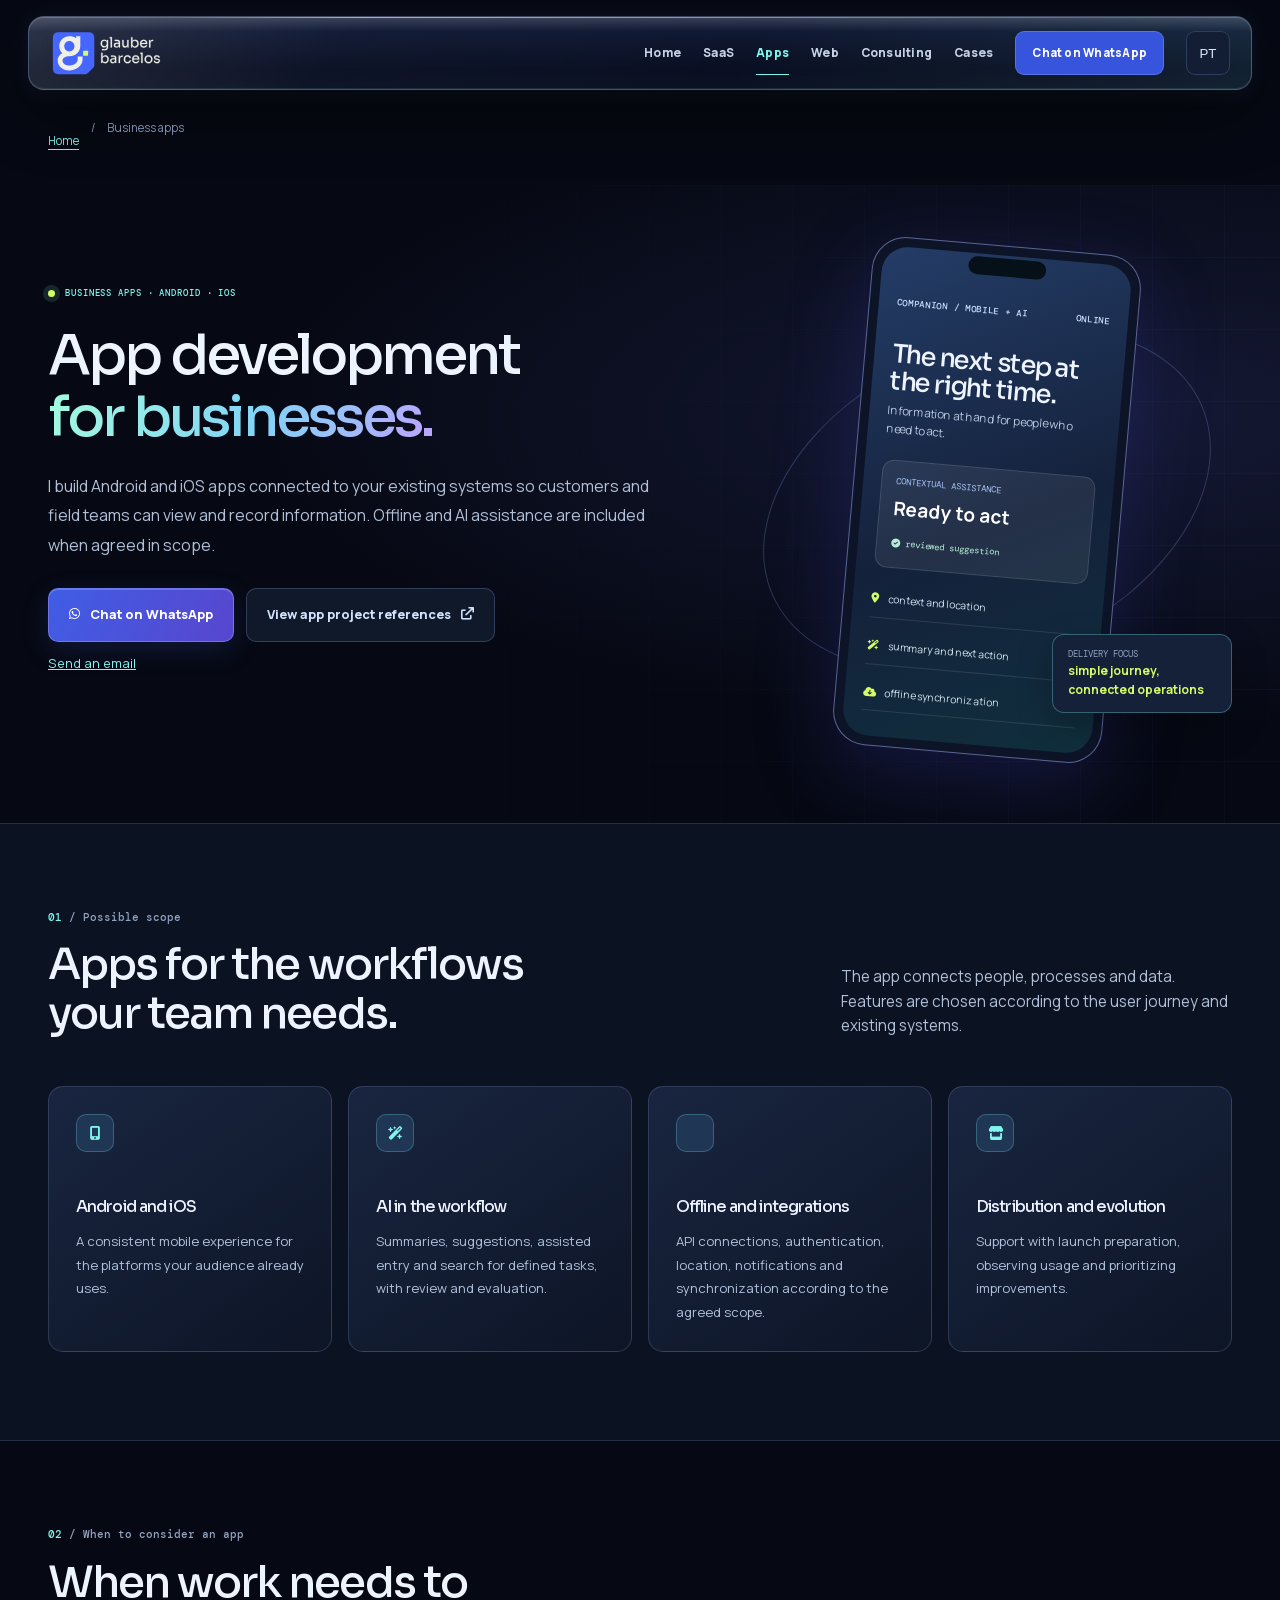
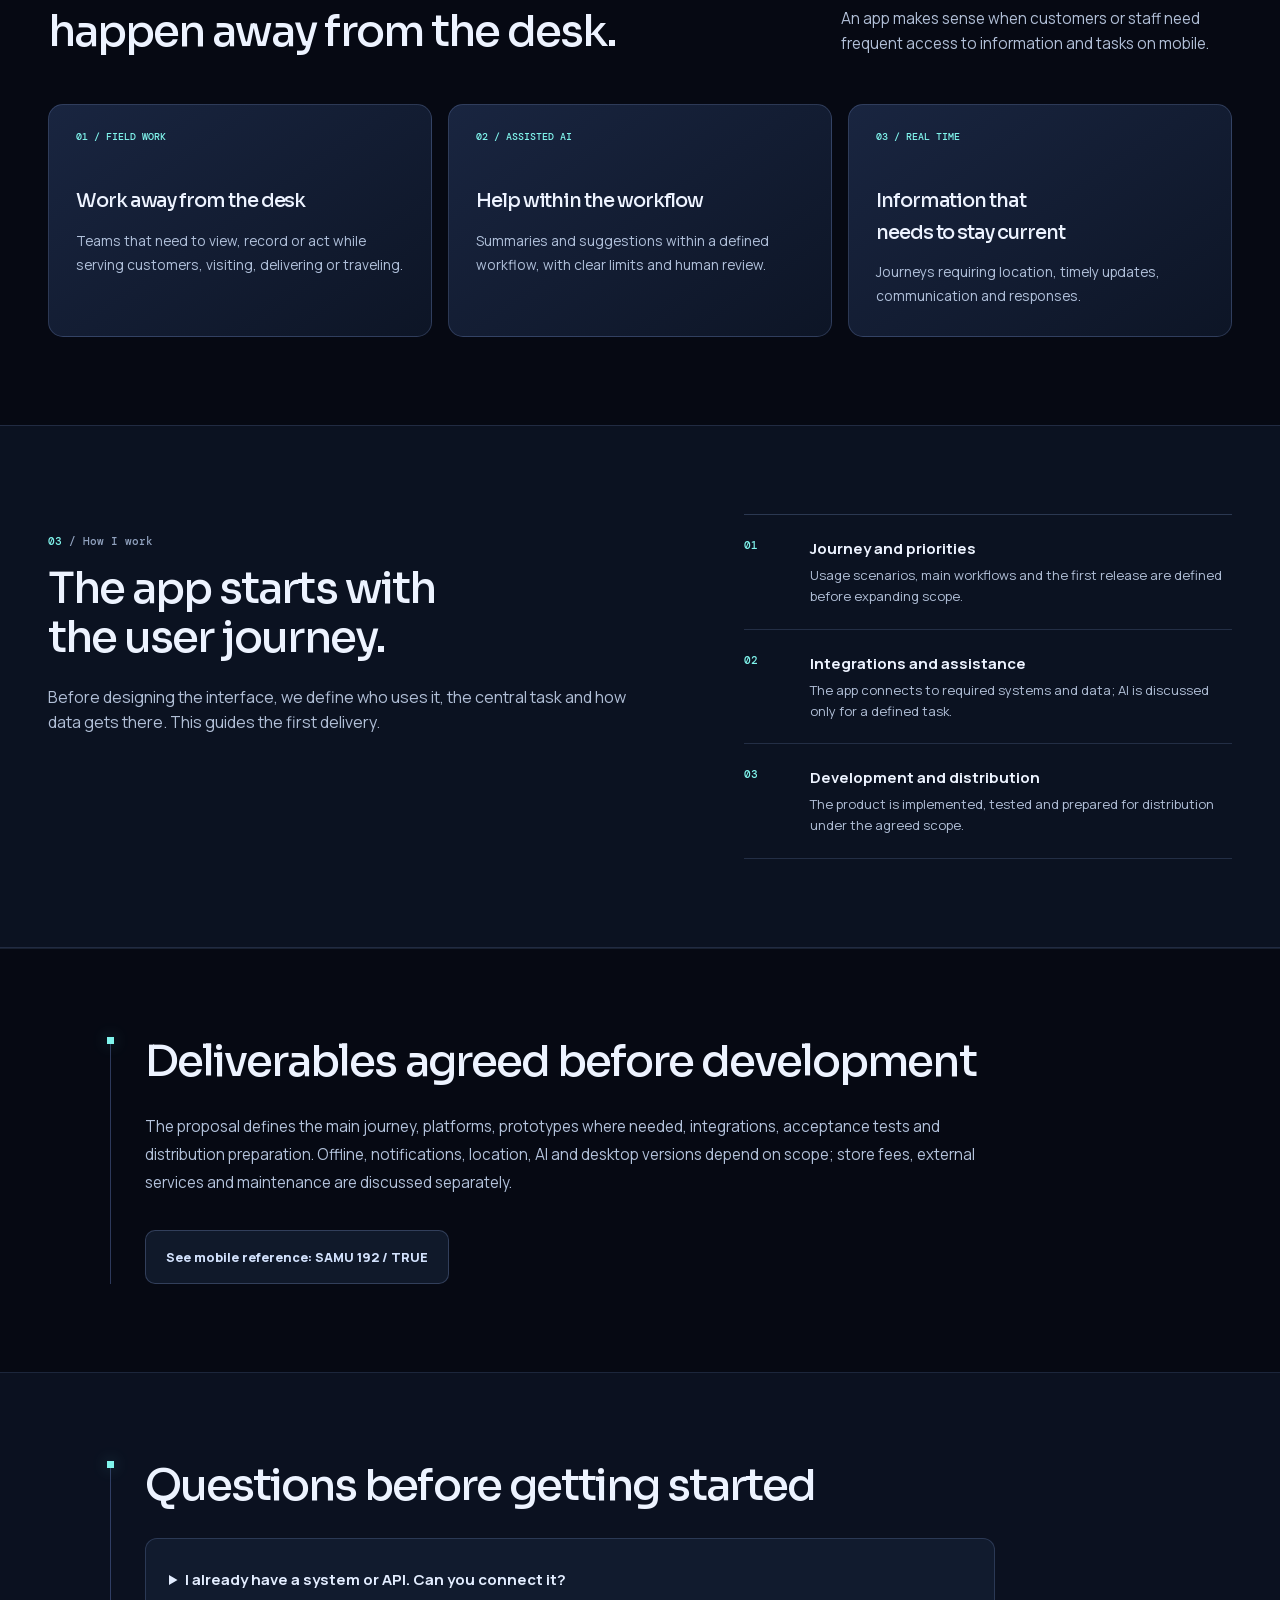
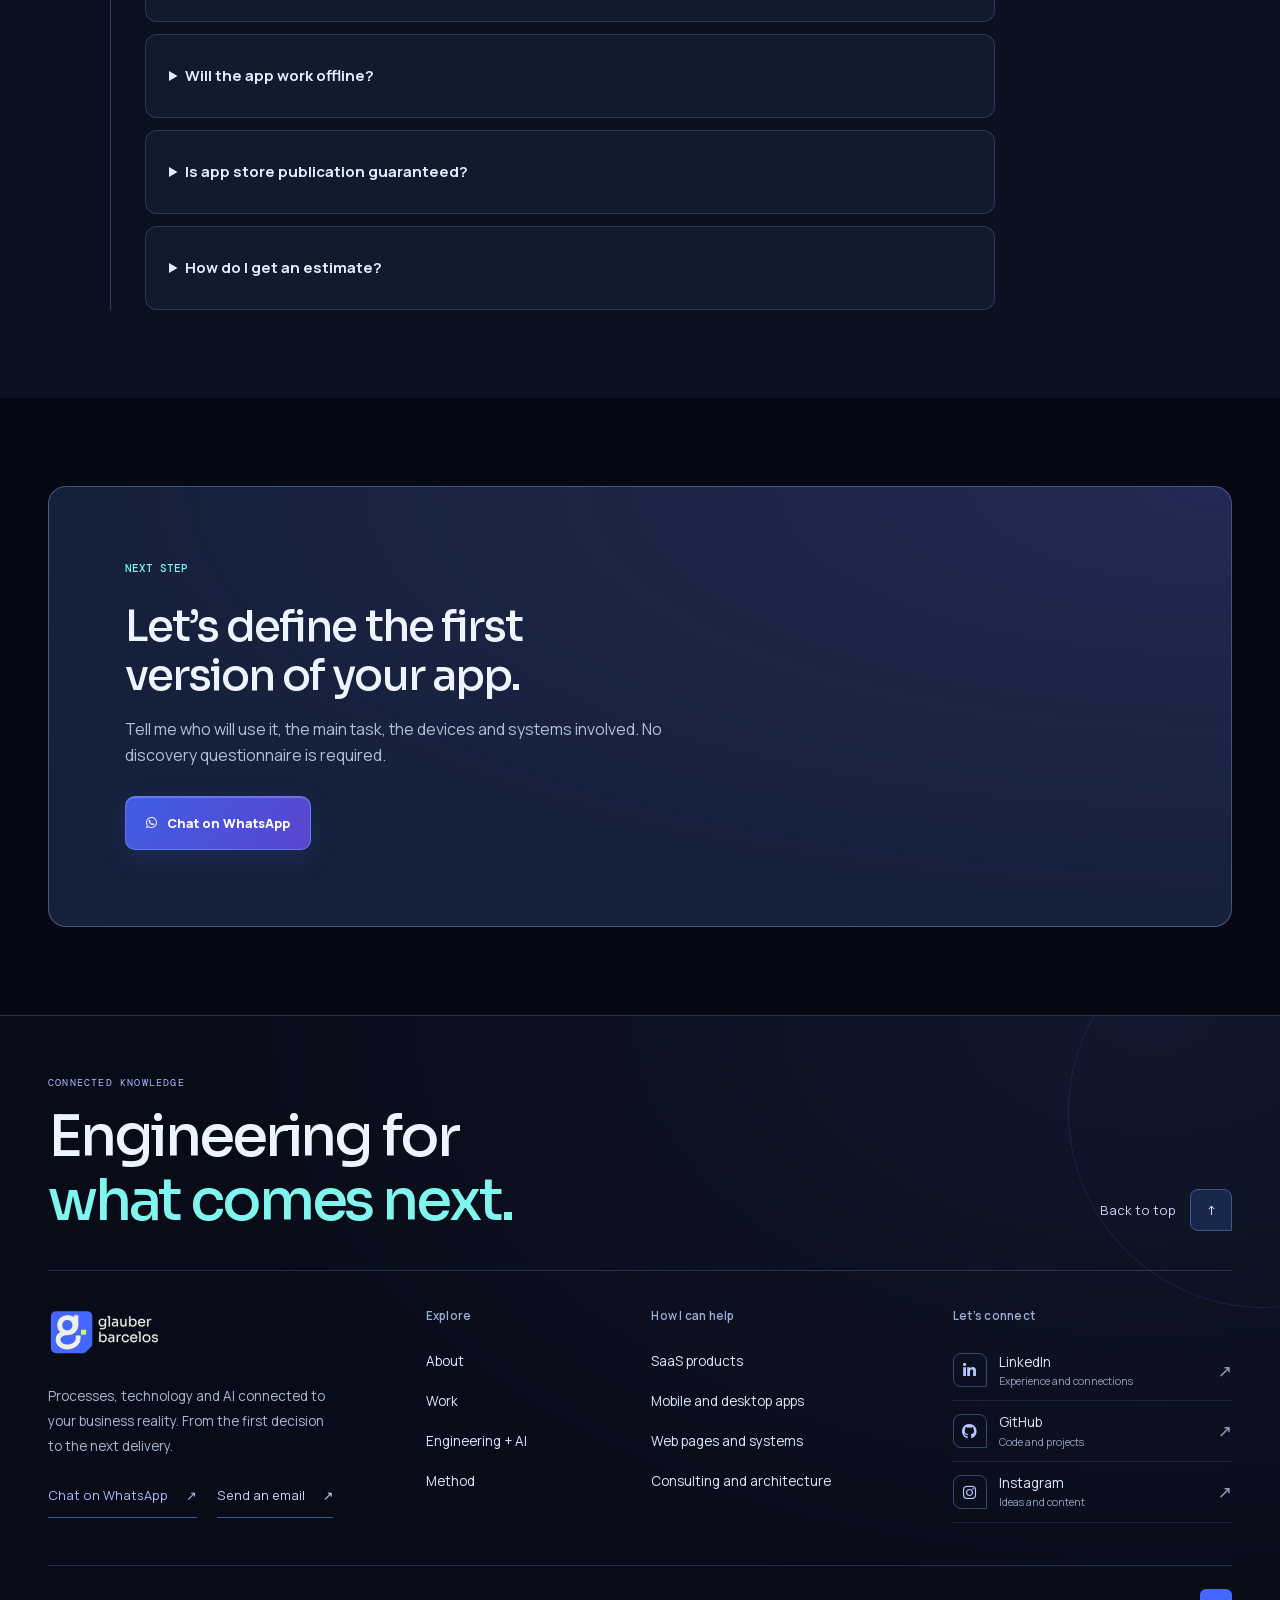
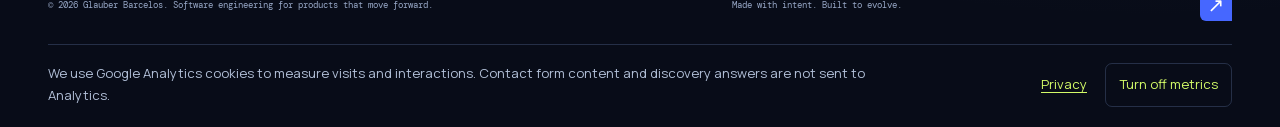
<file: desenvolvimento-mobile-desktop.html>
<!DOCTYPE html>
<html lang="pt-BR">
<head>
    <meta charset="UTF-8">
    <meta name="viewport" content="width=device-width, initial-scale=1.0">
    <meta name="color-scheme" content="dark">
    <title>Desenvolvimento de aplicativos para empresas | Glauber Barcelos</title>
    <meta name="description" content="Aplicativos Android e iOS para clientes e equipes, com integrações e recursos offline conforme o escopo. Converse com Glauber Barcelos sobre seu app.">
    <meta name="author" content="Glauber Barcelos"><meta name="robots" content="index, follow, max-image-preview:large"><meta name="theme-color" content="#060913"><link rel="canonical" href="https://glauberbarcelos.com.br/desenvolvimento-mobile-desktop.html">
    <meta property="og:site_name" content="Glauber Barcelos"><meta property="og:title" content="Desenvolvimento de aplicativos para empresas | Glauber Barcelos"><meta property="og:description" content="Aplicativos Android e iOS para clientes e equipes, com integrações e recursos offline conforme o escopo. Converse com Glauber Barcelos sobre seu app."><meta property="og:type" content="website"><meta property="og:url" content="https://glauberbarcelos.com.br/desenvolvimento-mobile-desktop.html"><meta property="og:image" content="https://glauberbarcelos.com.br/img/social/glauber-portal-compartilhamento-2026-10-02-1200x627.jpg"><meta property="og:image:secure_url" content="https://glauberbarcelos.com.br/img/social/glauber-portal-compartilhamento-2026-10-02-1200x627.jpg"><meta property="og:image:alt" content="Marca Glauber Barcelos e portais tridimensionais azuis conectados. IA acelera. Contexto dá direção."><meta property="og:image:type" content="image/jpeg"><meta property="og:image:width" content="1200"><meta property="og:image:height" content="627"><meta property="og:locale" content="pt_BR">
    <meta name="twitter:card" content="summary_large_image"><meta name="twitter:title" content="Desenvolvimento de aplicativos para empresas | Glauber Barcelos"><meta name="twitter:description" content="Aplicativos Android e iOS para clientes e equipes, com integrações e recursos offline conforme o escopo. Converse com Glauber Barcelos sobre seu app."><meta name="twitter:image" content="https://glauberbarcelos.com.br/img/social/glauber-portal-compartilhamento-2026-10-02-1200x627.jpg"><meta name="twitter:image:alt" content="Marca Glauber Barcelos e portais tridimensionais azuis conectados. IA acelera. Contexto dá direção.">
    <script type="application/ld+json">{"@context": "https://schema.org", "@graph": [{"@type": "Service", "@id": "https://glauberbarcelos.com.br/desenvolvimento-mobile-desktop.html#service", "name": "Desenvolvimento de aplicativos para empresas | Glauber Barcelos", "description": "Aplicativos Android e iOS para clientes e equipes, com integrações e recursos offline conforme o escopo. Converse com Glauber Barcelos sobre seu app.", "provider": {"@type": "Person", "name": "Glauber Barcelos", "url": "https://glauberbarcelos.com.br/"}, "serviceType": "Desenvolvimento de Aplicativos Mobile", "areaServed": {"@type": "Country", "name": "Brasil"}, "url": "https://glauberbarcelos.com.br/desenvolvimento-mobile-desktop.html", "dateModified": "2026-10-03"}, {"@type": "BreadcrumbList", "itemListElement": [{"@type": "ListItem", "position": 1, "name": "Início", "item": "https://glauberbarcelos.com.br/"}, {"@type": "ListItem", "position": 2, "name": "Aplicativos Android e iOS", "item": "https://glauberbarcelos.com.br/desenvolvimento-mobile-desktop.html"}]}, {"@type": "Person", "@id": "https://glauberbarcelos.com.br/#glauber-barcelos", "name": "Glauber Barcelos", "url": "https://glauberbarcelos.com.br/", "jobTitle": "Engenheiro de Software Sênior"}]}</script>
    <link rel="preconnect" href="https://fonts.googleapis.com" crossorigin><link rel="preconnect" href="https://fonts.gstatic.com" crossorigin><link href="https://fonts.googleapis.com/css2?family=DM+Mono:wght@400;500&display=swap" rel="stylesheet"><link rel="stylesheet" href="https://cdnjs.cloudflare.com/ajax/libs/font-awesome/6.0.0/css/all.min.css">
    <style>
        @font-face { font-family:'Manrope'; src:url('img/fonts/manrope.woff2') format('woff2'); font-weight:200 800; font-style:normal; font-display:swap; }
        :root{--ink:#091019;--soft:#0e1722;--surface:#111d2a;--line:rgba(206,230,238,.14);--text:#eff8f8;--muted:#a9bac1;--dim:#71838b;--mint:#88f3c8;--blue:#9ab5ff;--violet:#c2a2ff;--shell:min(1180px,calc(100% - 64px));--mono:'DM Mono',ui-monospace,monospace;--sans:'Manrope',system-ui,sans-serif;--ease:cubic-bezier(.22,1,.36,1)}*{box-sizing:border-box}html{color-scheme:dark;scroll-behavior:smooth}body{margin:0;color:var(--text);background:var(--ink);font-family:var(--sans);line-height:1.6;-webkit-font-smoothing:antialiased;-webkit-tap-highlight-color:transparent;touch-action:manipulation}a{color:inherit;text-decoration:none}.shell{width:var(--shell);margin-inline:auto}.skip-link{position:fixed;top:12px;left:50%;z-index:30;padding:10px 14px;color:var(--ink);background:var(--mint);border-radius:4px;font-size:.78rem;font-weight:800;transform:translate(-50%,-170%);transition:transform .2s var(--ease)}.skip-link:focus{transform:translate(-50%,0)}:focus-visible{outline:2px solid var(--mint);outline-offset:4px}section[id]{scroll-margin-top:100px}.service-nav{position:sticky;top:0;z-index:10;border-bottom:1px solid var(--line);background:rgba(9,16,25,.9);backdrop-filter:blur(18px)}.nav-inner{min-height:76px;display:flex;align-items:center;justify-content:space-between;gap:24px}.brand{display:inline-flex;align-items:center}.brand img{display:block;width:148px;height:auto}.nav-links{display:flex;align-items:center;gap:26px}.nav-links a{color:var(--muted);font-size:.74rem;font-weight:800;letter-spacing:.02em;transition:color .2s ease}.nav-links a:hover{color:var(--mint)}.nav-links .nav-cta{padding:9px 13px;border:1px solid rgba(136,243,200,.4);color:var(--mint);border-radius:4px}.hero{position:relative;overflow:hidden;padding:clamp(74px,10vw,132px) 0 94px;background:radial-gradient(circle at 75% 44%,rgba(154,181,255,.17),transparent 26%),radial-gradient(circle at 20% 78%,rgba(136,243,200,.09),transparent 30%),var(--ink)}.hero:before{content:'';position:absolute;inset:0;opacity:.15;background-image:linear-gradient(rgba(154,181,255,.2) 1px,transparent 1px),linear-gradient(90deg,rgba(154,181,255,.2) 1px,transparent 1px);background-size:72px 72px;mask-image:linear-gradient(to bottom,black,transparent 86%)}.hero-layout{position:relative;display:grid;grid-template-columns:minmax(0,1fr) minmax(370px,.78fr);align-items:center;gap:clamp(42px,8vw,108px)}.eyebrow{display:flex;align-items:center;gap:10px;margin:0 0 24px;color:var(--mint);font:500 .67rem/1.4 var(--mono);letter-spacing:.14em}.eyebrow:before{content:'';width:7px;height:7px;border-radius:50%;background:var(--mint);box-shadow:0 0 0 5px rgba(136,243,200,.12)}h1,h2,h3,p{margin-top:0}h1,h2,h3{text-wrap:balance;letter-spacing:-.055em}h1{max-width:700px;margin-bottom:24px;font-size:clamp(2.65rem,5vw,5rem);line-height:1.01}h1 em{color:var(--mint);font-style:normal}.hero-copy>p:not(.eyebrow){max-width:600px;margin-bottom:31px;color:var(--muted);font-size:clamp(1rem,1.5vw,1.15rem)}.actions{display:flex;align-items:center;flex-wrap:wrap;gap:20px}.button{display:inline-flex;align-items:center;justify-content:center;gap:10px;min-height:52px;padding:13px 19px;border:1px solid transparent;border-radius:4px;font-size:.81rem;font-weight:800;transition:transform .22s var(--ease),background-color .22s ease,border-color .22s ease,color .22s ease}.button:hover{transform:translateY(-2px)}.button-primary{color:var(--ink);background:var(--mint)}.button-primary:hover{background:#b4fce2}.button-secondary{border-color:var(--line);color:var(--text)}.button-secondary:hover{border-color:var(--mint);color:var(--mint)}.device-stage{position:relative;min-height:468px;display:grid;place-items:center}.device-orbit{position:absolute;width:470px;height:312px;border:1px solid rgba(154,181,255,.24);border-radius:50%;transform:rotate(-24deg)}.device{position:relative;z-index:1;width:270px;padding:9px;border:1px solid rgba(206,230,238,.28);border-radius:34px;background:#061018;box-shadow:0 35px 75px rgba(0,0,0,.4),0 0 70px rgba(154,181,255,.15);transform:rotate(5deg)}.device:before{content:'';position:absolute;top:12px;left:50%;width:78px;height:18px;border-radius:12px;background:#061018;transform:translateX(-50%);z-index:2}.screen{min-height:490px;padding:52px 18px 18px;border-radius:26px;background:linear-gradient(155deg,#1c365d,#13233c 55%,#102636);overflow:hidden}.screen-label{display:flex;justify-content:space-between;margin-bottom:33px;color:#cce1ff;font:500 .56rem/1 var(--mono);letter-spacing:.08em}.screen h2{margin-bottom:8px;font-size:1.6rem;line-height:1.06}.screen>p{margin-bottom:22px;color:#bbcae0;font-size:.73rem;line-height:1.5}.mobile-stat{padding:14px;border:1px solid rgba(255,255,255,.12);border-radius:12px;background:rgba(255,255,255,.07)}.mobile-stat small{display:block;color:#a8c5f8;font:.55rem/1.4 var(--mono)}.mobile-stat strong{display:block;margin:5px 0;color:#fff;font-size:1.18rem}.mobile-stat span{color:#b6efd8;font:.56rem/1 var(--mono)}.screen-list{display:grid;gap:9px;margin-top:13px}.screen-list div{display:flex;align-items:center;gap:9px;padding:10px 0;border-bottom:1px solid rgba(255,255,255,.1);color:#d3e4f1;font-size:.65rem}.screen-list i{color:var(--mint)}.device-note{position:absolute;right:0;bottom:42px;z-index:2;max-width:180px;padding:13px 15px;border:1px solid var(--line);border-radius:8px;background:rgba(17,29,42,.95);box-shadow:0 14px 35px rgba(0,0,0,.25)}.device-note small{display:block;color:var(--dim);font:.56rem/1.4 var(--mono)}.device-note strong{display:block;color:var(--mint);font-size:.75rem}.section{padding:clamp(78px,11vw,138px) 0}.section--soft{border-block:1px solid var(--line);background:var(--soft)}.section-head{display:grid;grid-template-columns:minmax(0,1fr) minmax(260px,.52fr);gap:40px;align-items:end;margin-bottom:48px}.index{margin-bottom:17px;color:var(--mint);font:500 .69rem/1 var(--mono)}.index span{color:var(--dim)}h2{max-width:720px;margin-bottom:0;font-size:clamp(2.25rem,4.3vw,4.15rem);line-height:1.04}.section-head>p{max-width:430px;margin:0;color:var(--muted);font-size:.95rem}.grid{display:grid;grid-template-columns:repeat(4,minmax(0,1fr));border-top:1px solid var(--line);border-left:1px solid var(--line)}.card{min-height:242px;padding:25px;border-right:1px solid var(--line);border-bottom:1px solid var(--line);background:rgba(17,29,42,.38);transition:background-color .22s ease}.card:hover{background:rgba(154,181,255,.08)}.card>i{display:grid;place-items:center;width:38px;height:38px;margin-bottom:42px;border:1px solid var(--line);border-radius:7px;color:var(--mint);font-size:.85rem}.card h3{margin-bottom:10px;font-size:1rem}.card p{margin:0;color:var(--muted);font-size:.82rem;line-height:1.65}.focus-grid{display:grid;grid-template-columns:repeat(3,minmax(0,1fr));gap:16px}.focus-card{padding:28px;border:1px solid var(--line);background:linear-gradient(145deg,rgba(154,181,255,.1),transparent 40%),var(--surface)}.focus-number{display:block;margin-bottom:43px;color:var(--mint);font:500 .65rem/1 var(--mono)}.focus-card h3{margin-bottom:12px;font-size:1.22rem}.focus-card p{margin:0;color:var(--muted);font-size:.86rem}.process{display:grid;grid-template-columns:1.1fr .9fr;gap:clamp(38px,8vw,100px);align-items:start}.process-copy p{max-width:580px;margin-top:22px;color:var(--muted)}.steps{display:grid;border-top:1px solid var(--line)}.step{display:grid;grid-template-columns:48px 1fr;gap:18px;padding:19px 0;border-bottom:1px solid var(--line)}.step>span{color:var(--mint);font:500 .67rem/1.6 var(--mono)}.step strong{display:block;margin-bottom:4px;font-size:.94rem}.step p{margin:0;color:var(--muted);font-size:.81rem}.cta{position:relative;overflow:hidden;padding:clamp(40px,7vw,76px);border:1px solid rgba(136,243,200,.28);background:linear-gradient(115deg,rgba(136,243,200,.13),rgba(154,181,255,.1) 54%,transparent)}.cta:after{content:'{}';position:absolute;right:5%;bottom:-72px;color:rgba(136,243,200,.08);font:800 12rem/1 var(--mono);letter-spacing:-.2em}.cta>*{position:relative;z-index:1}.cta h2{max-width:760px;margin-bottom:17px}.cta p{max-width:610px;margin-bottom:28px;color:var(--muted)}.footer{padding:28px 0 35px;color:var(--dim);font:.67rem/1.5 var(--mono)}.footer-inner{display:flex;justify-content:space-between;gap:22px}.footer a{color:var(--muted)}.footer a:hover{color:var(--mint)}@media(max-width:900px){.hero-layout,.section-head,.process{grid-template-columns:1fr}.hero-layout{gap:42px}.device-stage{max-width:550px;min-height:420px}.section-head{gap:21px}.grid{grid-template-columns:repeat(2,minmax(0,1fr))}.focus-grid{grid-template-columns:1fr}.process{gap:44px}}@media(max-width:640px){:root{--shell:min(100% - 40px,1180px)}.nav-inner{min-height:68px}.brand img{width:128px}.nav-links{gap:14px}.nav-links a:not(.nav-cta){display:none}.nav-links .nav-cta{padding:8px 10px;font-size:.68rem}.hero{padding-top:68px}.eyebrow{font-size:.6rem}.actions{align-items:stretch;flex-direction:column}.button{width:100%}.device-stage{min-height:430px}.device-orbit{width:360px;height:250px}.device{width:244px}.screen{min-height:445px}.device-note{right:-7px;bottom:17px}.section{padding:76px 0}.grid{grid-template-columns:1fr}.card{min-height:0;padding:24px}.card>i{margin-bottom:28px}.focus-card{padding:24px}.focus-number{margin-bottom:30px}.footer-inner{flex-direction:column}.cta{padding:34px 25px}}@media(prefers-reduced-motion:reduce){*,*:before,*:after{scroll-behavior:auto!important;animation-duration:.01ms!important;animation-iteration-count:1!important;transition-duration:.01ms!important}}

        /* Commercial additions: native disclosure controls and usable mobile navigation. */
        [hidden] { display:none !important; }
        .commercial h2 { margin-bottom:24px; } .commercial p,.commercial li { max-width:780px; color:var(--muted); }
        .commercial h3 { font-size:1.35rem; margin:30px 0 12px; }
        .commercial .actions { margin-top:26px; } .commercial a:not(.button) { color:var(--mint); text-decoration:underline; text-underline-offset:4px; }
        .faq { max-width:850px; } details { border-bottom:1px solid var(--line); padding:18px 0; } summary { cursor:pointer; font-weight:700; min-height:44px; padding:10px 0; } details p { margin:12px 0; }
        .commercial img { max-width:100%; height:auto; } .commercial figure { margin:24px 0; }
        .service-nav .nav-links { flex-wrap:wrap; gap:12px 20px; } .service-nav a { min-height:44px; display:inline-flex; align-items:center; }
        @media(max-width:640px) { .service-nav .nav-inner { flex-wrap:wrap; gap:8px; padding-block:10px; } .service-nav .nav-links { width:100%; gap:6px 16px; } .service-nav .nav-links a:not(.nav-cta) { display:inline-flex; } .service-nav { position:relative; } }

/* Small privacy notice and measurement control in the footer. */
.analytics-footer-row { display:flex; flex-wrap:wrap; align-items:center; justify-content:space-between; gap:10px 24px; padding:18px 0 20px; border-top:1px solid var(--line-strong,var(--line)); color:var(--text-muted,var(--muted,#a9b8d1)); font-size:.82rem; line-height:1.65; }
.analytics-footer-notice { flex:1 1 460px; max-width:850px; margin:0; color:inherit; }
.analytics-footer-actions { display:flex; flex:0 0 auto; align-items:center; flex-wrap:wrap; gap:8px 18px; }
.analytics-details { display:inline-flex; min-height:44px; align-items:center; color:var(--mint,#80f5ed); text-decoration:underline; text-underline-offset:3px; }
.analytics-toggle { min-height:44px; padding:0 13px; border:1px solid var(--line-strong,var(--line)); border-radius:7px; color:var(--mint,#80f5ed); background:transparent; font:inherit; cursor:pointer; }
.analytics-toggle:hover { border-color:var(--mint,#80f5ed); }
.analytics-toggle:disabled { opacity:.55; cursor:default; }
.analytics-footer-row :is(a,button):focus-visible { outline:2px solid var(--mint,#80f5ed); outline-offset:4px; }
.analytics-signal,.analytics-action-status { flex-basis:100%; margin:0; font-size:.82rem; }
.analytics-signal[hidden],.analytics-action-status[hidden] { display:none!important; }

/* Readable service contact and breadcrumbs; keep styling local to this page. */
.breadcrumbs { padding-top:20px; color:var(--muted); font-size:.85rem; display:flex; flex-wrap:wrap; gap:10px; }
.breadcrumbs a,.service-quick-contact a { text-decoration:underline; text-underline-offset:4px; }
.service-quick-contact { position:relative; z-index:1; margin-top:24px; }
.lang-toggle { min-width:44px; min-height:44px; padding:8px; border:1px solid var(--line); border-radius:6px; background:var(--surface); color:var(--text); cursor:pointer; }
.text-link { display:inline-flex; align-items:center; min-height:44px; color:var(--mint); }
.button { white-space:normal; text-align:center; min-height:44px; }
.commercial h3 { margin-top:24px; }
@media(max-width:640px) { .nav-links { gap:8px 14px; }.nav-links a { min-height:44px; display:inline-flex; align-items:center; }.hero { padding-top:44px; }.actions { flex-wrap:wrap; }.actions .button { width:100%; }.hero::after { display:none; } }
</style>
    <style>
        .footer-inner{align-items:center}.footer-brand{display:inline-flex;align-items:center;flex:0 0 auto}.footer-brand img{display:block;width:148px;height:auto}.footer-social{display:flex;align-items:center;gap:16px}.footer-social a{color:var(--dim);font-size:.9rem;transition:color .2s ease,transform .2s var(--ease)}.footer-social a:hover{color:var(--mint);transform:translateY(-2px)}@media(max-width:640px){.footer-inner{align-items:flex-start}.footer-brand img{width:128px}.footer-social{order:2}}
    </style>
    <style>
        @media (prefers-reduced-motion: reduce) { .device, .device-orbit, .device-note { transform: none; } }

/* Portal identity: each service page retains its own inline theme. */
@font-face { font-family:'Portal Sora'; src:url('img/fonts/sora.woff2') format('woff2'); font-display:swap; }
:root { --ink:#090c14; --soft:#0d1425; --surface:#111b2e; --mint:#D4FC68; --blue:#a9baff; --violet:#9eafff; --text:#EEF0E8; --muted:#b2bed5; --dim:#8d9dbd; --line:rgba(160,179,255,.18); }
h1,h2,h3 { font-family:'Portal Sora',var(--sans); font-weight:500; }
.service-nav { background:rgba(9,12,20,.9); }.nav-links .nav-cta { background:#4667ff; color:var(--text); border-color:transparent; border-radius:8px 8px 0 8px; }
.hero { background:radial-gradient(ellipse at 85% 30%,rgba(70,103,255,.25),transparent 50%),var(--ink); }.hero::before { background-image:linear-gradient(rgba(70,103,255,.2) 1px,transparent 1px),linear-gradient(90deg,rgba(70,103,255,.2) 1px,transparent 1px); background-size:56px 56px; }
.hero::after { content:''; position:absolute; right:-60px; top:70px; width:400px; height:400px; border:1px solid #354c86; border-radius:70px 70px 0 70px; transform:rotate(-20deg); pointer-events:none; opacity:.35; }
.button,.focus-card,.console,.cta { border-radius:14px 14px 0 14px; }.button-primary:hover { background:#e0ff90; }.console { background:rgba(17,27,46,.92); border-color:#39508a; box-shadow:0 30px 70px rgba(0,0,0,.3); }.card { background:#10192c; }.card:hover { background:#182b52; }.card > i { border-radius:8px 8px 0 8px; }.focus-card { background:linear-gradient(145deg,rgba(70,103,255,.14),transparent 60%),var(--surface); }.cta { background:linear-gradient(110deg,#1e3374,#111b2e); border-color:#4667ff; }.cta::after { content:''; border:1px solid #4667ff; width:180px; height:180px; border-radius:30px 30px 0 30px; right:-40px; bottom:-70px; transform:rotate(-20deg); }.footer { background:#0a0f1d; border-top:1px solid var(--line); }
:root { --action-blue:#4667ff; --action-blue-hover:#3453dd; }
.button-primary { background:var(--action-blue); color:#fff; } .button-primary:hover { background:var(--action-blue-hover); color:#fff; }

/* Portal footer: brand statement, useful navigation and clear social destinations. */
.portal-footer { position:relative; overflow:hidden; padding:60px 0 0; color:var(--text); background:#0a1020; border-top:1px solid #304575; }
.portal-footer::before { content:''; position:absolute; width:390px; height:390px; border:1px solid rgba(70,103,255,.18); border-radius:65px 65px 0 65px; right:-180px; top:-100px; transform:rotate(-20deg); pointer-events:none; }
.portal-footer > .shell { position:relative; }
.portal-site .portal-footer { background:radial-gradient(ellipse at 95% 0,rgba(70,103,255,.15),transparent 50%),#0a1020; }
.portal-footer-heading { display:flex; justify-content:space-between; align-items:end; gap:30px; padding-bottom:38px; margin-bottom:36px; border-bottom:1px solid rgba(160,179,255,.2); }
.portal-footer-heading p { margin:0 0 15px; font:10px/1.4 var(--mono); letter-spacing:.12em; color:#a9baff; }
.portal-footer-heading h2 { margin:0; font-size:clamp(2.25rem,3.4vw,3.5rem); line-height:1.1; letter-spacing:-.055em; font-weight:500; max-width:none; }
.portal-footer-heading h2 span { color:#a9baff; }
.footer-top-link { display:inline-flex; align-items:center; gap:14px; min-height:44px; color:#cbd6f5; font-size:.8rem; white-space:nowrap; }
.footer-top-link::after { content:'↑'; display:grid; place-items:center; width:40px; height:40px; border:1px solid #40568e; border-radius:8px 8px 0 8px; color:#fff; background:#19274b; transition:background-color .2s ease,transform .2s ease; }
.footer-top-link:hover::after { background:#4667ff; transform:translateY(-3px); }
.portal-footer-grid { display:grid; grid-template-columns:1.3fr .7fr 1fr 1.1fr; gap:48px; padding-bottom:42px; }
.footer-identity .brand img { width:178px; height:auto; display:block; }
.footer-identity > p { max-width:290px; color:#a9b8d1; font-size:.84rem; line-height:1.85; margin:20px 0 15px; }
.footer-email { display:inline-flex; gap:18px; align-items:center; min-height:44px; font-size:.8rem; color:#c8d4f5; border-bottom:1px solid #40568e; }
.footer-email:hover { color:#fff; border-color:#8fa6ff; }
.footer-column { display:flex; flex-direction:column; align-items:flex-start; }
.footer-column h3 { font-family:var(--sans); font-size:.72rem; font-weight:600; color:#9aafd9; margin:0 0 15px; letter-spacing:.02em; }
.footer-column > a { min-height:40px; display:flex; align-items:center; font-size:.84rem; line-height:1.5; color:#e0e7f6; transition:color .2s ease; }
.footer-column > a:hover { color:#a9baff; }
.footer-networks > a { display:flex; width:100%; gap:12px; padding:11px 0; border-bottom:1px solid rgba(160,179,255,.13); }
.footer-networks i { display:grid; place-items:center; flex:0 0 34px; height:34px; border-radius:8px 8px 0 8px; border:1px solid #344874; color:#b6c6ff; font-size:15px; }
.footer-networks span { flex:1; }.footer-networks small { display:block; color:#91a2c2; font-size:.65rem; margin-top:2px; }.footer-networks b { font-size:17px; color:#91a2c2; font-weight:400; }
.portal-footer-base { display:flex; align-items:center; justify-content:space-between; gap:28px; border-top:1px solid rgba(160,179,255,.2); padding:23px 0; color:#98a8c7; font:9px/1.8 var(--mono); }
.portal-footer-base p { margin:0; max-width:520px; }.footer-signal { display:grid; place-items:center; width:32px; height:32px; background:#4667ff; color:#fff; border-radius:6px 6px 0 6px; font:20px/1 var(--sans); flex-shrink:0; }
.portal-footer a:focus-visible { outline:2px solid #a9baff; outline-offset:5px; }
@media(max-width:1000px) { .portal-footer-grid { grid-template-columns:1.1fr 1fr; gap:32px 50px; }.footer-identity > p { max-width:360px; }.portal-footer-base > span:not(.footer-signal) { display:none; } }
@media(max-width:640px) { .portal-footer { padding-top:36px; }.portal-footer-heading { align-items:start; flex-direction:column; gap:20px; padding-bottom:26px; margin-bottom:28px; }.portal-footer-heading h2 { font-size:2.2rem; }.portal-footer-heading p { font-size:9px; }.footer-top-link { font-size:.75rem; }.footer-top-link::after { width:32px; height:32px; }.portal-footer-grid { grid-template-columns:.8fr 1.2fr; gap:28px 20px; padding-bottom:28px; }.footer-identity,.footer-networks { grid-column:1 / -1; }.footer-identity .brand img { width:158px; }.footer-identity > p { max-width:340px; font-size:.83rem; margin:14px 0 8px; }.footer-column > a { min-height:44px; font-size:.8rem; }.footer-column h3 { margin-bottom:8px; font-size:.7rem; }.footer-networks > a { padding-block:9px; }.footer-networks small { font-size:.7rem; }.portal-footer-base { gap:20px; padding:20px 0; font-size:9px; }.portal-footer-base p { flex:1; } }
@media(prefers-reduced-motion:reduce) { .portal-footer *, .portal-footer *::after { transition:none !important; } }
.footer-whatsapp { margin-right:20px; color:#a9baff; }
</style>
    <link rel="icon" type="image/x-icon" href="favicon.ico?v=portal-refined-20261002">
    <link rel="icon" type="image/png" sizes="32x32" href="img/brand/icon-32.png?v=portal2">
    <link rel="icon" type="image/png" sizes="16x16" href="img/brand/icon-16.png?v=portal2">
    <link rel="apple-touch-icon" sizes="180x180" href="img/brand/icon-180.png?v=portal2">
<style>
html { overflow-x:hidden; }
body { overflow-x:clip; }
.hero-layout > *, .section-head > *, .process > * { min-width:0; }
.hero-copy { overflow-wrap:anywhere; }
.hero-email a { display:inline-flex; align-items:center; min-height:44px; text-decoration:underline; }
.lang-toggle { min-width:44px; min-height:44px; color:var(--text); background:var(--surface); border:1px solid var(--line); border-radius:4px; cursor:pointer; }
@media(max-width:900px) { .hero-layout,.section-head,.process { grid-template-columns:minmax(0,1fr); } }
@media(max-width:640px) { .hero-copy h1 { font-size:clamp(2rem,8vw,3rem); } .eyebrow { flex-wrap:wrap; overflow-wrap:anywhere; } .device-stage { min-width:0; } .device-orbit { width:90%; height:230px; transform:none; } .device-note { right:0; } }
</style>
<noscript><style>.service-menu-toggle{display:none!important}.future-service .service-nav .nav-links{display:flex!important;position:static!important;flex-wrap:wrap!important;max-height:none!important}.future-service .nav-inner{flex-wrap:wrap!important}</style></noscript>
<style>
.future-service .service-nav .nav-links a[aria-current="page"] { color:var(--future-cyan); box-shadow:inset 0 -1px var(--future-cyan); }
/* Futuristic service layouts — intentionally inline on each standalone page. */
:root { --future-cyan:#80f5ed; --future-violet:#b59aff; --future-night:#060913; --future-panel:#0d1425; --future-border:rgba(142,175,235,.22); }
.future-service { --ink:var(--future-night); --surface:var(--future-panel); --soft:#0b1120; --line:var(--future-border); --text:#edf3ff; --muted:#b1bfd7; --dim:#91a2bf; --shell:min(1240px,calc(100% - 96px)); background:var(--ink); }
.future-service .service-nav { isolation:isolate; position:sticky; top:16px; width:min(1384px,calc(100% - 56px)); margin:16px auto 0; border:1px solid rgba(192,211,255,.28); border-radius:16px; background:linear-gradient(125deg,rgba(255,255,255,.11),rgba(159,191,255,.025) 26%,transparent 58%,rgba(128,245,237,.075)),linear-gradient(180deg,rgba(24,37,68,.76),rgba(9,15,30,.64)); -webkit-backdrop-filter:blur(28px) saturate(1.8) contrast(1.08); backdrop-filter:blur(28px) saturate(1.8) contrast(1.08); box-shadow:0 20px 64px rgba(0,0,0,.48),0 2px 24px rgba(105,146,240,.1),inset 0 1px 0 rgba(255,255,255,.2),inset 0 -1px 0 rgba(128,245,237,.1); z-index:30; }
.future-service .service-nav::before { content:""; position:absolute; z-index:-1; inset:0; border-radius:inherit; pointer-events:none; background:linear-gradient(180deg,rgba(255,255,255,.16),transparent 20%,transparent 72%,rgba(160,198,255,.035)); }
.future-service .service-nav::after { content:""; position:absolute; z-index:-1; top:0; left:12%; width:76%; height:1px; pointer-events:none; background:linear-gradient(90deg,transparent,rgba(218,235,255,.56) 20%,rgba(128,245,237,.32) 70%,transparent); }
@supports not ((backdrop-filter:blur(1px)) or (-webkit-backdrop-filter:blur(1px))) { .future-service .service-nav { background:linear-gradient(125deg,rgba(22,34,61,.98),rgba(9,15,30,.97)); } }
@media(prefers-reduced-transparency:reduce) { .future-service .service-nav { -webkit-backdrop-filter:none; backdrop-filter:none; background:rgba(10,16,31,.97); } }
.future-service .nav-inner { width:calc(100% - 42px); min-height:72px; flex-wrap:nowrap; gap:20px; }.future-service .brand img { width:148px; }
.future-service .service-nav .nav-links { display:flex; align-items:center; flex-wrap:nowrap; gap:22px; }.future-service .service-nav .nav-links a { display:inline-flex; min-height:44px; align-items:center; color:#c6d1e6; font-size:.74rem; }
.future-service .service-nav .nav-links .nav-cta { color:#fff; padding:10px 16px; background:#3754dc; border:1px solid #92b0ff55; border-radius:9px; font-size:.72rem; }
.future-service .lang-toggle { border-radius:9px; background:#131e34; color:#d9e5ff; min-width:44px; }
.service-menu-toggle { display:none; }.future-service :focus-visible { outline:2px solid var(--future-cyan); outline-offset:5px; }
.future-service .breadcrumbs { padding:29px 0 22px; font-size:.72rem; color:#92a7c9; border:0; gap:12px; }.future-service .breadcrumbs a { color:var(--future-cyan); }
.future-service .hero { padding:60px 0 68px; isolation:isolate; background:radial-gradient(ellipse at 86% 36%,#41479842,transparent 55%),var(--ink); }
.future-service .hero::before { opacity:.3; background-image:linear-gradient(#809df620 1px,transparent 1px),linear-gradient(90deg,#809df620 1px,transparent 1px); background-size:72px 72px; mask-image:linear-gradient(90deg,transparent 25%,#000); z-index:-1; }
.future-service .hero::after { display:none; }.future-service .hero h1 { font-size:clamp(2.6rem,4.4vw,4.4rem); line-height:1.1; font-weight:500; letter-spacing:-.055em; margin-bottom:24px; text-wrap:balance; max-width:760px; }
.future-service .hero h1 em { color:var(--future-cyan); background:linear-gradient(110deg,#a4fcdf,#82d4f6 55%,#bca4ff); background-clip:text; -webkit-background-clip:text; -webkit-text-fill-color:transparent; }
.future-service .hero-copy > p:not(.eyebrow),.future-hero-copy > p { font-size:1rem; line-height:1.85; color:var(--muted); max-width:610px; margin-bottom:27px; }
.future-service .hero-layout,.future-service-layout { display:grid; grid-template-columns:minmax(0,1.1fr) minmax(0,.85fr); align-items:center; gap:60px; }
.future-service .future-hero-copy { min-width:0; }.future-service .eyebrow { color:var(--future-cyan); font-size:9px; letter-spacing:.1em; }
.future-service .button { border-radius:10px; min-height:54px; padding:14px 20px; font-size:.8rem; line-height:1.5; text-align:center; }
.future-service .button-primary { background:linear-gradient(120deg,#405de5,#5846ce); border:1px solid #91a9ff70; box-shadow:0 8px 28px #405de52b,inset 0 1px 0 #fff3; color:#fff; }
.future-service .button-primary:hover { background:linear-gradient(120deg,#3350cb,#4938ba); border-color:#b2c5ff; }
.future-service .button-secondary { background:#10192a; border-color:#8da7df44; color:#d2e1fc; }.future-service .button-secondary:hover { background:#182641; border-color:var(--future-cyan); }
.future-service .actions { gap:12px; }.future-service .service-quick-contact { padding-top:20px; }.future-service .service-quick-contact a,.future-service .hero-email a { color:var(--future-cyan); font-size:.8rem; }
.future-service-visual { width:100%; min-height:390px; position:relative; }
.future-network { width:100%; aspect-ratio:1; max-width:480px; position:relative; display:grid; place-items:center; margin:auto; }
.future-network::before { content:''; position:absolute; inset:12%; border-radius:50%; background:radial-gradient(ellipse,#5852df55,transparent 68%); }
.future-network-orbit { position:absolute; inset:6%; border:1px solid #839fe54a; border-radius:50%; transform:rotate(-30deg); }
.future-network-orbit::before,.future-network-orbit::after { content:''; width:8px; height:8px; background:var(--future-cyan); box-shadow:0 0 18px #80f5ed60; border-radius:50%; position:absolute; top:48%; left:-4px; }.future-network-orbit::after { left:auto; right:-4px; background:var(--future-violet); }
.future-network-orbit--inner { inset:15%; border:1px dashed #a9a0f94d; transform:rotate(28deg); }.future-network-orbit--inner::before,.future-network-orbit--inner::after { display:none; }
.future-core { position:relative; width:38%; aspect-ratio:1; display:grid; place-items:center; background:linear-gradient(140deg,#284b78,#333273 55%,#17263e); border:1px solid #93b5ffb3; border-radius:28px; transform:rotate(-10deg); box-shadow:16px 22px 0 -1px #131c3d,17px 23px 0 #7d92d766,0 30px 80px #4542b640,inset 0 1px 0 #ffffff44; }
.future-core i { font-size:clamp(2.5rem,4vw,4rem); transform:rotate(10deg); color:#b4f8ff; text-shadow:0 0 32px #80f5ed3b; }
.future-satellite { position:absolute; display:grid; place-items:center; width:56px; height:56px; border-radius:14px; border:1px solid #8eaafa70; background:linear-gradient(140deg,#203254,#131a30); color:#b7d4ff; box-shadow:0 15px 35px #0004; z-index:2; }
.satellite-one { top:5%; left:36%; }.satellite-two { top:52%; right:0; }.satellite-three { bottom:17%; left:0; color:var(--future-cyan); }
.future-network-caption { position:absolute; bottom:0; left:14%; display:grid; gap:7px; }.future-network-caption span { font:9px/1.6 var(--mono); letter-spacing:.08em; color:#8fa8cf; }.future-network-caption strong { font-size:1.05rem; font-weight:500; color:#d9e8ff; }
.future-native-preview { border:1px solid #8faafa77; border-radius:16px; height:440px; min-height:0; overflow:hidden; background:#11192b; transform:perspective(1400px) rotateY(-8deg) rotateZ(2deg); box-shadow:0 30px 70px #0005; max-width:400px; justify-self:center; }
.future-native-preview img { width:100%; height:auto; display:block; }.future-browser-bar { display:flex; align-items:center; gap:5px; height:35px; padding:10px 14px; background:#142038; }.future-browser-bar span { width:5px; height:5px; background:#8090b2; border-radius:50%; }.future-browser-bar b { margin-left:auto; font:9px/1 var(--mono); color:#b2c8e9; }
.future-service .device { background:#0d1427; border-color:#a5b6ff80; box-shadow:0 25px 80px #34369755; }.future-service .screen { background:linear-gradient(155deg,#243d67,#14213b 55%,#102f3d); }.future-service .device-note { border-radius:12px; background:#152039; border-color:#80f5ed50; }.future-service .decision-board { border-radius:16px; border-color:#a8a0fa66; background:linear-gradient(145deg,#1a2945,#10182b); box-shadow:0 30px 90px #37339830; }
.future-service .section { padding-block:88px; }.future-service .section--soft { background:#0b1221; border-color:#8ca8e42b; }
.future-service .section h2 { font-size:clamp(2rem,3.4vw,3.3rem); line-height:1.13; letter-spacing:-.045em; font-weight:500; text-wrap:balance; }
.future-service .commercial { border-top:1px solid #7e9ed326; background:var(--ink); }.future-service .commercial:nth-of-type(even) { background:#0b1120; }
.future-service .commercial > .shell { max-width:1060px; position:relative; padding-left:34px; border-left:1px solid #7c98ec55; }.future-service .commercial > .shell::before { content:''; position:absolute; top:0; left:-4px; width:7px; height:7px; background:var(--future-cyan); box-shadow:0 0 16px #80f5ed50; }
.future-service .commercial h2 { max-width:860px; margin-bottom:27px; }.future-service .commercial h3 { font-size:1.3rem; color:#dceaff; margin-top:27px; }.future-service .commercial p,.future-service .commercial li { max-width:830px; color:#b3c2db; line-height:1.85; font-size:.95rem; }.future-service .commercial .button { margin-top:18px; }
.future-service .grid { gap:16px; border:0; }.future-service .card,.future-service .focus-card { border:1px solid #8fa9e43b; border-radius:15px; padding:27px; background:linear-gradient(145deg,#192540,#0d1526); }.future-service .card:hover { border-color:#80f5ed88; background:#182640; }.future-service .card > i { color:var(--future-cyan); background:#203655; border-radius:10px; border-color:#80f5ed3d; }
.future-service .focus-card p,.future-service .card p { color:#b1c1db; line-height:1.8; }.future-service .focus-number,.future-service .index { color:var(--future-cyan); }
.future-service .steps { border-color:#8ba7df40; }.future-service .step { border-color:#8ba7df30; padding:22px 0; }.future-service .step > span { color:var(--future-cyan); }
.future-service .cta { border-radius:18px; border-color:#9faff25c; background:radial-gradient(ellipse at 100% 0,#5341a83d,transparent 70%),#15213a; }.future-service .cta::after { display:none; }
.future-service #contato.commercial > .shell { padding:42px; border:1px solid #9faff25c; border-radius:18px; background:linear-gradient(120deg,#1d2d51,#17223b); }.future-service #contato.commercial > .shell::before { display:none; }
.future-service .faq details { border:1px solid #8aa6df38; border-radius:12px; padding:19px 23px; margin-top:12px; background:#111b2e; }.future-service .faq summary { min-height:30px; color:#e3edff; font-size:.94rem; cursor:pointer; }.future-service .faq details[open] { border-color:#80f5ed66; }.future-service .faq p { margin:17px 0 0; }
.future-service .commercial figure { margin:0; padding:25px; border:1px solid #889fe449; border-radius:16px; background:#101a2e; display:grid; justify-items:center; gap:18px; }.future-service .commercial figure img { max-width:100%; height:auto; border-radius:6px; }
.future-service .portal-footer { background:radial-gradient(ellipse at 90% 0,#43488b2e,transparent 60%),#080c18; border-color:#8da6e440; }.future-service .portal-footer-heading h2 { font-size:clamp(2.2rem,4.5vw,4rem); }.future-service .portal-footer-heading h2 span { color:var(--future-cyan); }.future-service .portal-footer::before { border-radius:50%; }
@media(max-width:1100px) { .future-service { --shell:calc(100% - 64px); }.future-service .service-nav .nav-links { gap:14px; }.future-service .hero-layout,.future-service-layout { gap:32px; }.future-service .hero h1 { font-size:3.2rem; }.future-service .hero .actions { align-items:flex-start; }.future-service .future-service-visual { min-height:330px; } }
@media(max-width:900px) {
 .future-service .service-nav { top:12px; margin-top:12px; width:calc(100% - 32px); }.future-service .nav-inner { width:calc(100% - 30px); min-height:64px; }.future-service .brand img { width:132px; }
 .service-menu-toggle { display:flex; flex-direction:column; justify-content:center; align-items:center; gap:6px; width:44px; height:44px; margin-left:auto; border:1px solid #8da6e440; border-radius:9px; background:#162039; cursor:pointer; }.service-menu-toggle span { display:block; width:18px; height:1px; background:#dce9ff; transition:transform .2s ease; }.service-menu-toggle[aria-expanded=true] span:first-child { transform:translateY(3.5px) rotate(45deg); }.service-menu-toggle[aria-expanded=true] span:last-child { transform:translateY(-3.5px) rotate(-45deg); }
 .future-service .service-nav .nav-links { display:none; position:absolute; top:calc(100% + 8px); left:0; right:0; padding:18px; border:1px solid #8da6e450; border-radius:14px; background:#10192dfc; box-shadow:0 20px 40px #0006; max-height:calc(100dvh - 110px); overflow-y:auto; overscroll-behavior:contain; }
 .future-service.service-menu-open .service-nav .nav-links { display:flex; flex-direction:column; align-items:stretch; gap:5px; }.future-service .service-nav .nav-links a { min-height:46px; padding:9px 14px; font-size:.85rem; border-radius:7px; }.future-service .service-nav .nav-links a:hover { background:#203052; }.future-service .service-nav .nav-links .nav-cta { justify-content:center; margin-top:7px; font-size:.8rem; }.future-service .lang-toggle { margin-top:5px; }
 .future-service .hero-layout,.future-service-layout { grid-template-columns:minmax(0,1fr); gap:38px; }.future-service .hero h1 { font-size:clamp(2.3rem,5.9vw,3.7rem); max-width:720px; }.future-service-visual { max-width:460px; margin:auto; }.future-service .hero { padding:38px 0 50px; }.future-service .service-quick-contact { padding-top:22px; }.future-service .section { padding-block:68px; }
}
@media(max-width:600px) {
 .future-service { --shell:calc(100% - 40px); }.future-service .breadcrumbs { padding:24px 0 16px; font-size:.66rem; }.future-service .hero { padding-top:28px; }.future-service .hero h1,.future-service .hero-copy h1 { font-size:clamp(2rem,8.3vw,3rem); line-height:1.12; }.future-service .hero-copy > p:not(.eyebrow),.future-hero-copy > p { font-size:.94rem; line-height:1.85; }.future-service .hero .actions { align-items:stretch; flex-direction:column; }.future-service .button { width:100%; font-size:.8rem; }.future-service .hero-layout,.future-service-layout { gap:28px; }
 .future-service .future-service-visual { min-height:0; }.future-network { max-width:320px; }.future-core { border-radius:20px; }.future-satellite { width:43px; height:43px; border-radius:11px; font-size:.85rem; }.future-network-caption { bottom:-3%; left:12%; }.future-network-caption span { font-size:8px; }.future-network-caption strong { font-size:.9rem; }.future-native-preview { height:340px; max-width:290px; transform:none; }
 .future-service .commercial > .shell { padding-left:20px; }.future-service .commercial h2 { font-size:2rem; }.future-service .commercial p,.future-service .commercial li { font-size:.9rem; }.future-service #contato.commercial > .shell { padding:26px 22px; }.future-service .card,.future-service .focus-card { padding:24px; }.future-service .cta { padding:30px 24px; }.future-service .commercial figure { padding:16px; }.future-service .section { padding-block:60px; }
}
@media(prefers-reduced-motion:reduce) { .future-service .hero h1 em { -webkit-text-fill-color:currentColor; background:none; color:var(--future-cyan); }.future-service .future-native-preview { transform:none; } }

</style>
</head>
<body class="future-service" id="top">
    <a class="skip-link" data-i18n="skip_content" href="#conteudo">Pular para o conteúdo</a><nav class="service-nav" aria-label="Navegação da página"><div class="shell nav-inner"><a class="brand" href="index.html" aria-label="Glauber Barcelos — início"><picture><source srcset="img/brand/glauber-signature.svg?v=portal2" type="image/svg+xml"><source srcset="img/brand/glauber-signature.webp?v=portal2" type="image/webp"><img class="brand-logo" src="img/brand/glauber-signature.png?v=portal2" alt="Glauber Barcelos" width="1200" height="400"></picture></a><button class="service-menu-toggle" type="button" aria-controls="serviceMenu" aria-expanded="false" aria-label="Menu de navegação" data-i18n="future_menu_aria" data-i18n-attr="aria-label"><span></span><span></span></button><div class="nav-links" id="serviceMenu"><a data-i18n="nav_home" href="index.html" class="" data-cta >Início</a><a data-i18n="nav_saas" href="desenvolvimento-saas.html" class="" data-cta >SaaS</a><a data-i18n="nav_app" href="desenvolvimento-mobile-desktop.html" aria-current="page" class="" data-cta >Apps</a><a data-i18n="nav_web" href="desenvolvimento-web.html" class="" data-cta >Web</a><a data-i18n="nav_consulting" href="dev-as-a-service.html" class="" data-cta >Consultoria</a><a data-i18n="nav_cases" href="index.html#cases" class="" data-cta >Cases</a><a data-i18n="gb_hero_cta" href="https://wa.me/5551980120387?text=Ol%C3%A1%2C%20Glauber.%20Quero%20conversar%20sobre%20um%20aplicativo%20para%20clientes%20ou%20equipes%20da%20minha%20empresa." target="_blank" rel="noopener noreferrer" class="nav-cta" data-cta >Conversar pelo WhatsApp</a><button id="langToggle" class="lang-toggle" type="button" onclick="window.__i18n.toggleLang()" aria-label="Switch language">EN</button></div></div></nav>
    <main id="conteudo" tabindex="-1"><div class="shell breadcrumbs"><a data-i18n="nav_home" href="index.html" class="text-link" data-cta data-origin="content" data-project-type="unspecified">Início</a> <span aria-hidden="true">/</span> <span data-i18n="breadcrumb_desenvolvimento_mobile_desktop" >Aplicativos para empresas</span></div>
        <section class="hero"><div class="shell hero-layout"><div class="hero-copy"><p class="eyebrow" data-i18n="mobile_copy_1">APPS MOBILE · IA CONTEXTUAL · ANDROID · IOS</p><h1 data-i18n="mobile_h1" >Desenvolvimento de aplicativos <em>para empresas.</em></h1><p data-i18n="mobile_copy_2">Desenvolvo aplicativos Android e iOS conectados aos sistemas da sua empresa, para clientes e equipes consultarem e registrarem informações pelo celular. Recursos offline e assistência de IA entram quando previstos no escopo.</p><div class="actions"><a class="button button-primary" href="https://wa.me/5551980120387?text=Ol%C3%A1%2C%20Glauber.%20Quero%20conversar%20sobre%20um%20aplicativo%20para%20clientes%20ou%20equipes%20da%20minha%20empresa." target="_blank" rel="noopener noreferrer"><i class="fab fa-whatsapp" aria-hidden="true"></i> <span data-i18n="mobile_h1_cta" >Conversar pelo WhatsApp</span></a><a class="button button-secondary" href="index.html#cases"><span data-i18n="mobile_copy_mixed_0">Ver provas de operação</span> <i class="fas fa-arrow-up-right-from-square" aria-hidden="true"></i></a></div><p class="hero-email"><a class="text-link" href="mailto:ggbarcelos@gmail.com" data-i18n="contact_email" data-cta data-origin="hero">Enviar um e-mail</a></p></div><aside class="device-stage" aria-hidden="true"><span class="device-orbit" aria-hidden="true"></span><div class="device"><div class="screen"><div class="screen-label"><span data-i18n="mobile_copy_3">COMPANION / MOBILE + AI</span><span data-i18n="mobile_copy_4">ONLINE</span></div><h2 data-i18n="mobile_copy_5">O próximo passo, na hora certa.</h2><p data-i18n="mobile_copy_6">Contexto no bolso para quem precisa resolver, não procurar.</p><div class="mobile-stat"><small data-i18n="mobile_copy_7">ASSISTÊNCIA CONTEXTUAL</small><strong data-i18n="mobile_copy_8">Pronto para agir</strong><span><i class="fas fa-circle-check" aria-hidden="true"></i> <span data-i18n="mobile_copy_mixed_2">sugestão revisada</span></span></div><div class="screen-list"><div><i class="fas fa-location-dot" aria-hidden="true"></i> <span data-i18n="mobile_copy_mixed_3">contexto e localização</span></div><div><i class="fas fa-wand-magic-sparkles" aria-hidden="true"></i> <span data-i18n="mobile_copy_mixed_4">resumo e próxima ação</span></div><div><i class="fas fa-cloud-arrow-down" aria-hidden="true"></i> <span data-i18n="mobile_copy_mixed_5">sincronização offline segura</span></div></div></div></div><div class="device-note"><small data-i18n="mobile_copy_9">FOCO DA ENTREGA</small><strong data-i18n="mobile_copy_10">jornada simples, operação conectada</strong></div></aside></div></section>
        <section class="section section--soft"><div class="shell"><div class="section-head"><div><p class="index">01 <span data-i18n="mobile_copy_11">/ O que entra</span></p><h2 data-i18n="mobile_copy_12">Uma experiência fluida para o usuário. Uma base confiável para a operação.</h2></div><p data-i18n="mobile_copy_13">O app é uma camada do produto maior: pessoas, processos, dados, APIs e uma assistência de IA desenhada para o contexto certo.</p></div><div class="grid"><article class="card"><i class="fas fa-mobile-screen-button" aria-hidden="true"></i><h3 data-i18n="mobile_copy_14">Android e iOS</h3><p data-i18n="mobile_copy_15">Experiência mobile consistente, construída para as plataformas que o seu público já usa.</p></article><article class="card"><i class="fas fa-wand-magic-sparkles" aria-hidden="true"></i><h3 data-i18n="mobile_copy_16">IA no fluxo</h3><p data-i18n="mobile_copy_17">Resumo, recomendação, preenchimento e busca para ajudar alguém a decidir e agir sem trocar de contexto.</p></article><article class="card"><i class="fas fa-plug-circle-bolt" aria-hidden="true"></i><h3 data-i18n="mobile_copy_18">Offline e integrações</h3><p data-i18n="mobile_copy_19">Conexão segura com APIs, autenticação, localização, notificações e sincronização para a rotina real.</p></article><article class="card"><i class="fas fa-store" aria-hidden="true"></i><h3 data-i18n="mobile_copy_20">Publicação e evolução</h3><p data-i18n="mobile_copy_21">Apoio para preparar o lançamento, observar o uso e melhorar o produto depois que ele começa a rodar.</p></article></div></div></section>
        <section class="section"><div class="shell"><div class="section-head"><div><p class="index">02 <span data-i18n="mobile_copy_22">/ Onde faz diferença</span></p><h2 data-i18n="mobile_copy_23">Quando a jornada precisa acompanhar o ritmo de quem está em movimento.</h2></div><p data-i18n="mobile_copy_24">Um bom aplicativo reduz etapas, torna informações acessíveis e ajuda o usuário a tomar a decisão certa com menos esforço — mesmo longe da mesa.</p></div><div class="focus-grid"><article class="focus-card"><span class="focus-number" data-i18n="mobile_copy_25">01 / CAMPO</span><h3 data-i18n="mobile_copy_26">Operação fora da mesa</h3><p data-i18n="mobile_copy_27">Equipes que precisam consultar, registrar ou agir enquanto atendem, visitam, entregam ou se deslocam.</p></article><article class="focus-card"><span class="focus-number" data-i18n="mobile_copy_28">02 / IA ASSISTIDA</span><h3 data-i18n="mobile_copy_29">Ajuda no momento certo</h3><p data-i18n="mobile_copy_30">Resumos, instruções e próximas ações aparecem no fluxo com contexto, limites claros e revisão humana quando importa.</p></article><article class="focus-card"><span class="focus-number" data-i18n="mobile_copy_31">03 / TEMPO REAL</span><h3 data-i18n="mobile_copy_32">Contexto que não pode esperar</h3><p data-i18n="mobile_copy_33">Jornadas em que localização, atualização, comunicação e resposta precisam acontecer no tempo certo.</p></article></div></div></section>
        <section class="section section--soft"><div class="shell process"><div class="process-copy"><p class="index">03 <span data-i18n="mobile_copy_34">/ Forma de trabalhar</span></p><h2 data-i18n="mobile_copy_35">O aplicativo começa na jornada, não na tela.</h2><p data-i18n="mobile_copy_36">Antes de desenhar a interface, eu organizo quem usa, qual decisão precisa ser tomada e como os dados chegam até ali. Isso reduz ruído e ajuda a construir o que realmente precisa existir.</p></div><div class="steps"><div class="step"><span>01</span><div><strong data-i18n="mobile_copy_37">Jornada e prioridade</strong><p data-i18n="mobile_copy_38">O cenário de uso, os fluxos principais e a primeira versão são definidos antes de aumentar o escopo.</p></div></div><div class="step"><span>02</span><div><strong data-i18n="mobile_copy_39">Integração e inteligência</strong><p data-i18n="mobile_copy_40">O app é conectado aos dados e sistemas necessários, com IA contextual e limites proporcionais ao produto.</p></div></div><div class="step"><span>03</span><div><strong data-i18n="mobile_copy_41">Construção e publicação</strong><p data-i18n="mobile_copy_42">O produto é implementado, testado e preparado para chegar às lojas e à rotina de uso.</p></div></div></div></div></section>
        <section class="section commercial"><div class="shell"><h2 data-i18n="mobile_deliverables" >Entregáveis combinados antes do desenvolvimento</h2><p data-i18n="mobile_deliverables_p" >A proposta define jornada principal, plataformas, protótipo quando necessário, integrações, testes de aceite e preparação para distribuição. Offline, notificações, localização, IA e versões desktop dependem do escopo; custos das lojas, serviços externos e manutenção são discutidos separadamente.</p><a data-i18n="mobile_case" href="index.html#case-samu" class="button button-secondary" data-cta >Ver referência mobile: SAMU 192 / TRUE</a></div></section>
<section class="section commercial"><div class="shell"><h2 data-i18n="mobile_faq" >Dúvidas antes de começar</h2><div class="faq"><details><summary data-i18n="mobile_q0" >Já tenho sistema ou API. Dá para conectar?</summary><p data-i18n="mobile_a0" >Primeiro avaliamos autenticação, documentação, qualidade dos dados e permissões. Ajustes no backend e integrações entram no escopo conforme essa avaliação.</p></details><details><summary data-i18n="mobile_q1" >O aplicativo vai funcionar offline?</summary><p data-i18n="mobile_a1" >É preciso definir quais tarefas funcionam sem rede, dados locais, conflitos de sincronização e segurança. Essa decisão influencia custo e prazo.</p></details><details><summary data-i18n="mobile_q2" >A publicação nas lojas é garantida?</summary><p data-i18n="mobile_a2" >A entrega pode incluir preparação e apoio na submissão. Contas, políticas e análise das lojas são dependências externas; aprovação e datas não são garantidas.</p></details><details><summary data-i18n="mobile_q3" >Como recebo uma estimativa?</summary><p data-i18n="mobile_a3" >Traga usuários, dispositivos, fluxo principal e sistemas envolvidos. Definimos uma primeira versão e o que será mantido fora dela antes da proposta.</p></details></div></div></section>
        <section id="contato" class="section"><div class="shell cta"><p class="index" data-i18n="mobile_copy_43">PRÓXIMO PASSO</p><h2 data-i18n="mobile_copy_44">Vamos desenhar um app que faça sentido para quem vai usar.</h2><p data-i18n="mobile_copy_45">Se há uma jornada para simplificar, uma operação para digitalizar ou uma ideia de IA para colocar no campo, a conversa pode começar pelo contexto.</p><a class="button button-primary" href="https://wa.me/5551980120387?text=Ol%C3%A1%2C%20Glauber.%20Quero%20conversar%20sobre%20um%20aplicativo%20para%20clientes%20ou%20equipes%20da%20minha%20empresa." target="_blank" rel="noopener noreferrer"><i class="fab fa-whatsapp" aria-hidden="true"></i> <span data-i18n="mobile_h1_cta" >Conversar pelo WhatsApp</span></a></div></section>
    </main>
    <footer class="site-footer portal-footer">
        <div class="shell">
            <div class="portal-footer-heading"><div><p data-i18n="portal_footer_kicker">CONHECIMENTO CONECTADO</p><h2 data-i18n="portal_footer_title">Engenharia para<br><span>o que vem a seguir.</span></h2></div><a class="footer-top-link" href="#top" data-i18n="portal_footer_top">Voltar ao topo</a></div>
            <div class="portal-footer-grid">
                <div class="footer-identity"><a class="brand" href="index.html" aria-label="Glauber Barcelos"><picture><source srcset="img/brand/glauber-signature.svg?v=portal2" type="image/svg+xml"><source srcset="img/brand/glauber-signature.webp?v=portal2" type="image/webp"><img src="img/brand/glauber-signature.png?v=portal2" alt="Glauber Barcelos" width="1200" height="400"></picture></a><p data-i18n="portal_footer_desc">Processos, tecnologia e IA conectados à realidade do seu negócio. Da primeira decisão à próxima entrega.</p><a class="footer-email footer-whatsapp" href="https://wa.me/5551980120387?text=Ol%C3%A1%2C%20Glauber.%20Quero%20conversar%20sobre%20um%20aplicativo%20para%20clientes%20ou%20equipes%20da%20minha%20empresa." target="_blank" rel="noopener noreferrer"><span data-i18n="portal_footer_wa">Conversar pelo WhatsApp</span><span aria-hidden="true">↗</span></a><a class="footer-email" href="mailto:ggbarcelos@gmail.com"><span data-i18n="portal_footer_mail">Enviar um e-mail</span><span aria-hidden="true">↗</span></a></div>
                <nav class="footer-column" aria-label="Navegação do rodapé" data-i18n="portal_footer_nav_aria" data-i18n-attr="aria-label"><h3 data-i18n="portal_footer_explore">Explore</h3><a href="index.html#sobre" data-i18n="nav_about">Sobre</a><a href="index.html#cases" data-i18n="gb_nav_cases">Entregas</a><a href="index.html#inteligencia" data-i18n="portal_nav_ai">Engenharia + IA</a><a href="index.html#metodo" data-i18n="gb_nav_method">Método</a></nav>
                <div class="footer-column"><h3 data-i18n="portal_footer_services">Como posso ajudar</h3><a href="desenvolvimento-saas.html" data-i18n="portal_footer_saas">Produtos SaaS</a><a href="desenvolvimento-mobile-desktop.html" data-i18n="portal_footer_apps">Apps mobile e desktop</a><a href="desenvolvimento-web.html" data-i18n="portal_footer_web">Páginas e sistemas web</a><a href="dev-as-a-service.html" data-i18n="portal_footer_consulting">Consultoria e arquitetura</a></div>
                <div class="footer-column footer-networks"><h3 data-i18n="portal_footer_connect">Vamos nos conectar</h3><a href="https://www.linkedin.com/in/glauber-gomes-barcelos/" target="_blank" rel="noopener noreferrer"><i class="fab fa-linkedin-in" aria-hidden="true"></i><span>LinkedIn<small data-i18n="portal_footer_linkedin">Trajetória e conexões</small></span><b aria-hidden="true">↗</b></a><a href="https://github.com/ggbarcelos" target="_blank" rel="noopener noreferrer"><i class="fab fa-github" aria-hidden="true"></i><span>GitHub<small data-i18n="portal_footer_github">Código e projetos</small></span><b aria-hidden="true">↗</b></a><a href="https://www.instagram.com/glauberbarcelos.dev/" target="_blank" rel="noopener noreferrer"><i class="fab fa-instagram" aria-hidden="true"></i><span>Instagram<small data-i18n="portal_footer_instagram">Ideias e conteúdo</small></span><b aria-hidden="true">↗</b></a></div>
            </div>
            <div class="portal-footer-base"><p data-i18n="footer_copy">© 2026 Glauber Barcelos. Engenharia de software para produtos que avançam.</p><span data-i18n="portal_footer_note">Feito com intenção. Construído para evoluir.</span><span class="footer-signal" aria-hidden="true">↗</span></div>
        </div>
    </footer>
<script src="js/i18n.js?v=privacy-20261124"></script>
<script src="js/analytics-config.js?v=privacy-20261124"></script>
    <script src="js/google-analytics.js?v=privacy-20261124"></script>
<script src="js/clarity.js"></script>
<script src="js/analytics.js?v=privacy-20261124"></script>
<script src="js/contact.js?v=future-20261003"></script>
<script src="js/analytics-consent.js?v=privacy-20261124"></script>
</body>
</html>
</file>
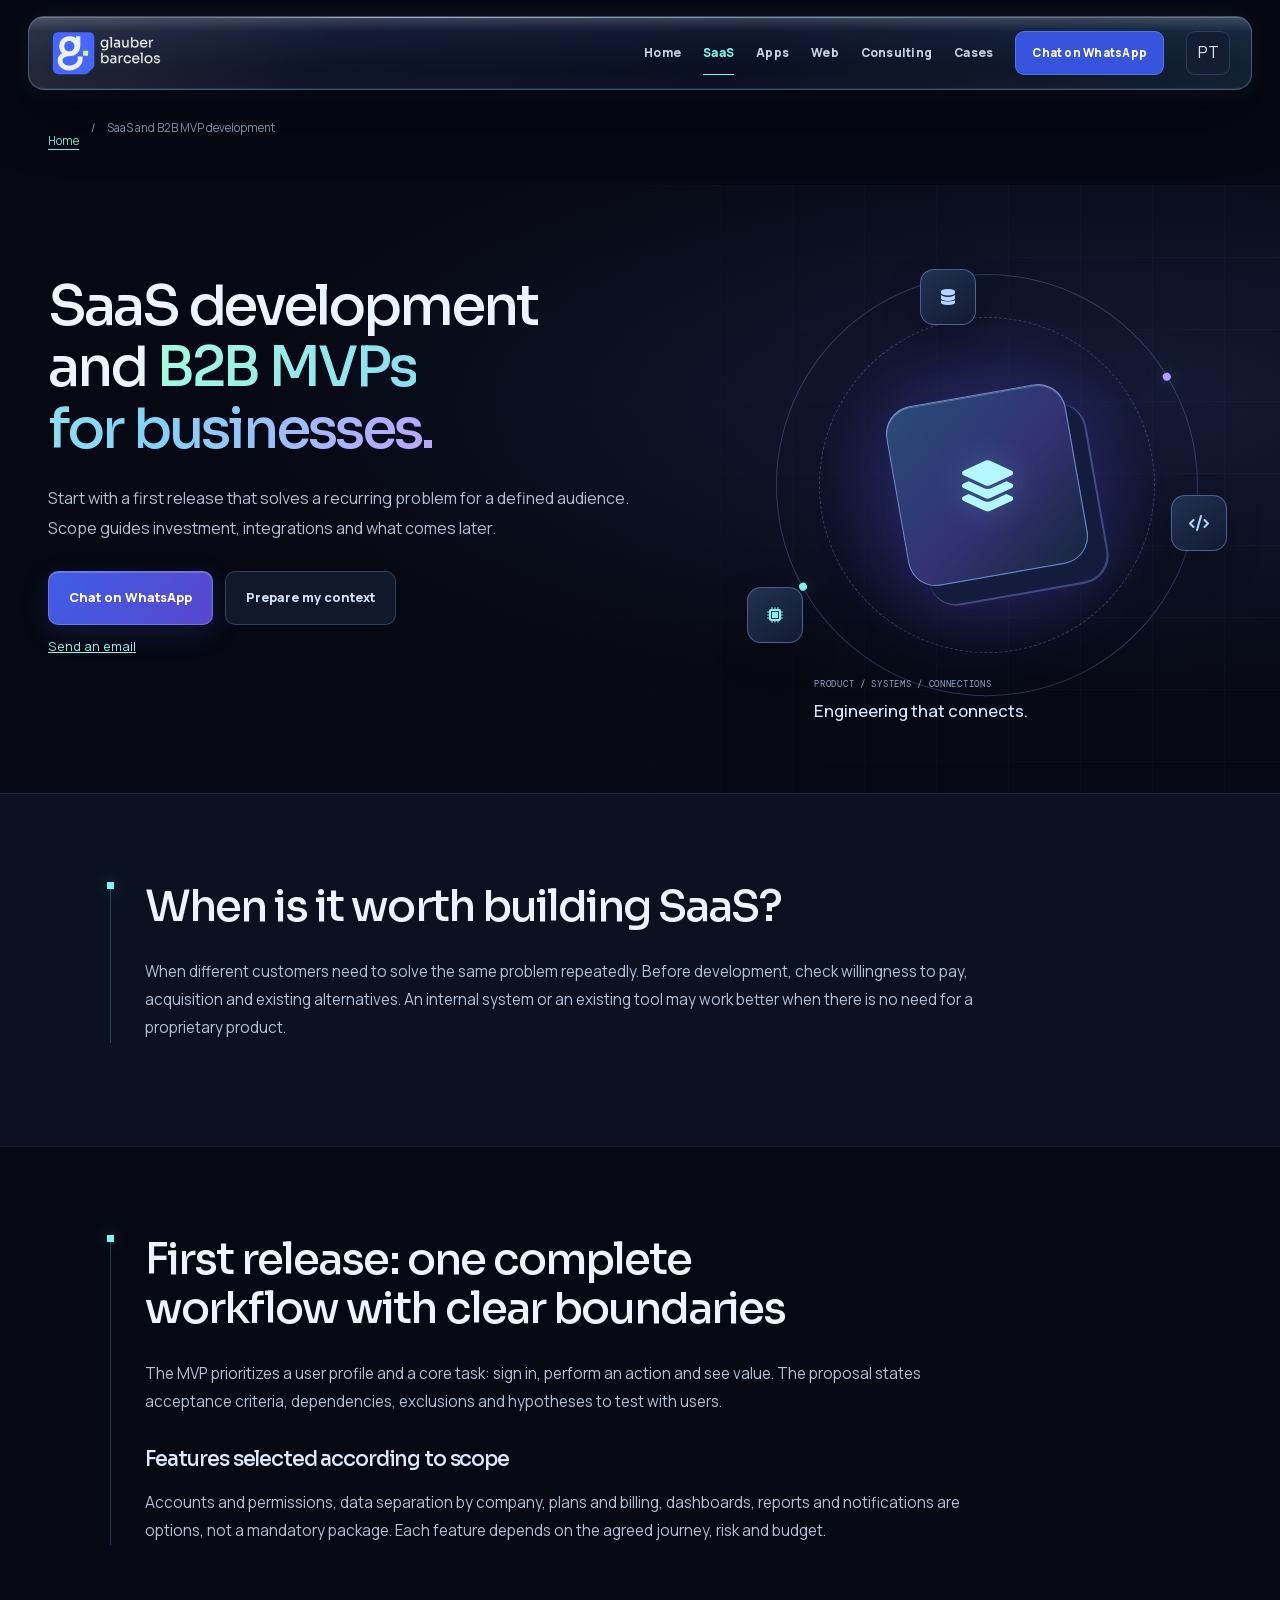
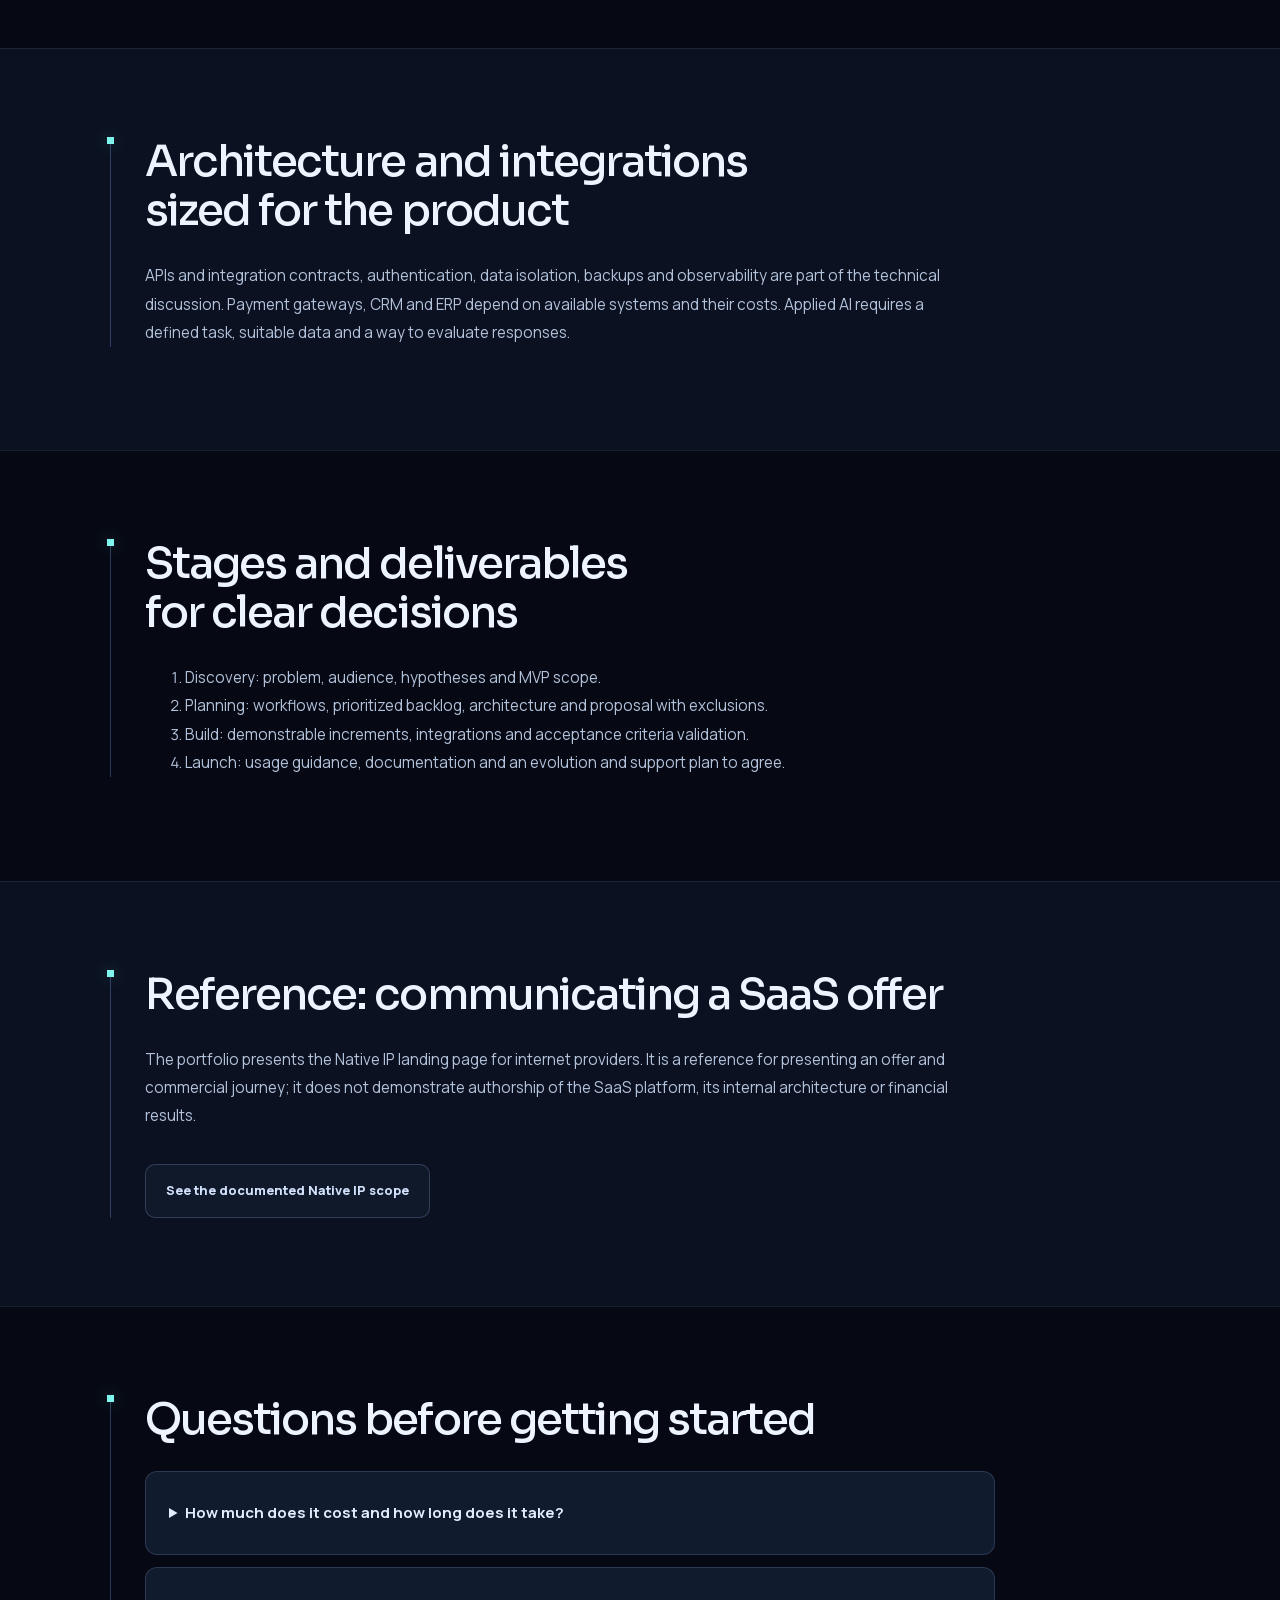
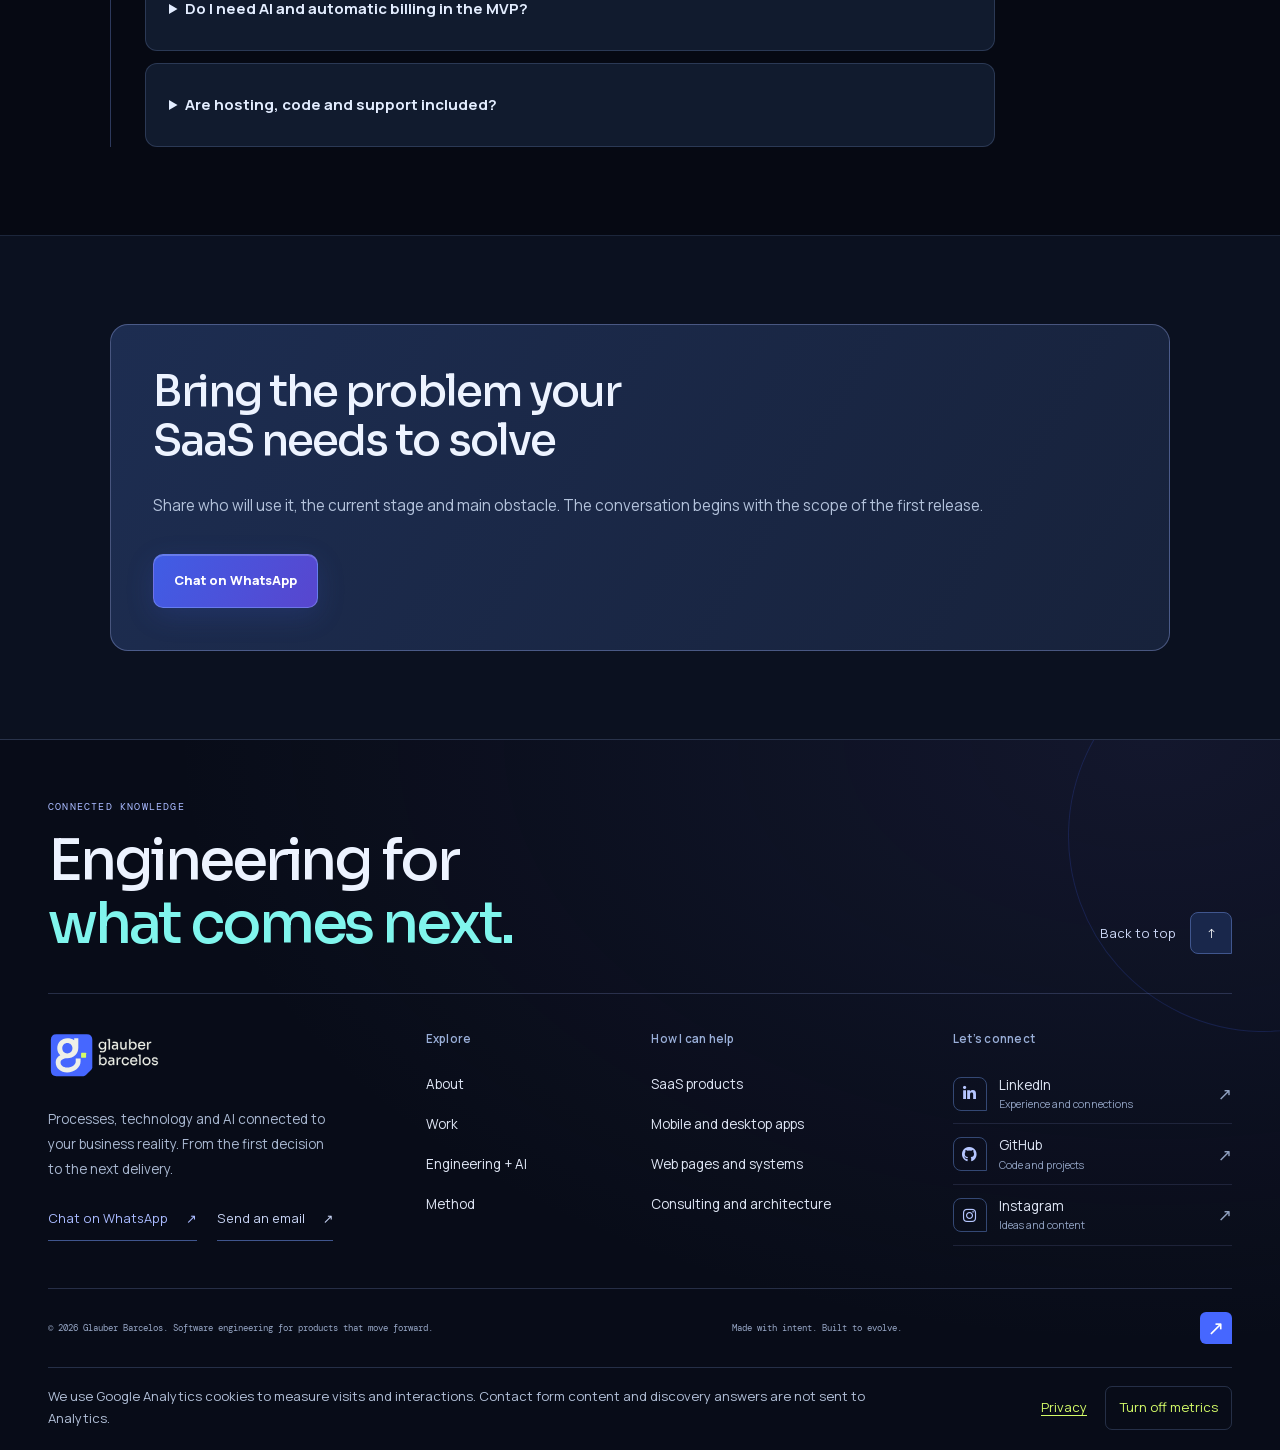
<file: desenvolvimento-saas.html>
<!DOCTYPE html>
<html lang="pt-BR">
<head>
    <meta charset="UTF-8">
    <meta name="viewport" content="width=device-width, initial-scale=1.0">
    <meta name="color-scheme" content="dark">
    <title>Desenvolvimento de SaaS e MVP B2B | Glauber Barcelos</title>
    <meta name="description" content="Desenvolvimento de SaaS e MVP B2B com escopo definido: fluxos, contas, integrações e evolução. Converse com Glauber Barcelos sobre sua primeira versão.">
    <meta name="author" content="Glauber Barcelos">
    <meta name="robots" content="index, follow, max-image-preview:large">
    <meta name="theme-color" content="#060913">
    <link rel="canonical" href="https://glauberbarcelos.com.br/desenvolvimento-saas.html">
    <meta property="og:site_name" content="Glauber Barcelos">
    <meta property="og:title" content="Desenvolvimento de SaaS e MVP B2B | Glauber Barcelos">
    <meta property="og:description" content="Desenvolvimento de SaaS e MVP B2B com escopo definido: fluxos, contas, integrações e evolução. Converse com Glauber Barcelos sobre sua primeira versão.">
    <meta property="og:type" content="website">
    <meta property="og:url" content="https://glauberbarcelos.com.br/desenvolvimento-saas.html">
    <meta property="og:image" content="https://glauberbarcelos.com.br/img/social/glauber-portal-compartilhamento-2026-10-02-1200x627.jpg"><meta property="og:image:secure_url" content="https://glauberbarcelos.com.br/img/social/glauber-portal-compartilhamento-2026-10-02-1200x627.jpg"><meta property="og:image:alt" content="Marca Glauber Barcelos e portais tridimensionais azuis conectados. IA acelera. Contexto dá direção.">
    <meta property="og:image:type" content="image/jpeg">
    <meta property="og:image:width" content="1200">
    <meta property="og:image:height" content="627">
    <meta property="og:locale" content="pt_BR">
    <meta name="twitter:card" content="summary_large_image">
    <meta name="twitter:title" content="Desenvolvimento de SaaS e MVP B2B | Glauber Barcelos">
    <meta name="twitter:description" content="Desenvolvimento de SaaS e MVP B2B com escopo definido: fluxos, contas, integrações e evolução. Converse com Glauber Barcelos sobre sua primeira versão.">
    <meta name="twitter:image" content="https://glauberbarcelos.com.br/img/social/glauber-portal-compartilhamento-2026-10-02-1200x627.jpg"><meta name="twitter:image:alt" content="Marca Glauber Barcelos e portais tridimensionais azuis conectados. IA acelera. Contexto dá direção.">
    <script type="application/ld+json">{"@context": "https://schema.org", "@graph": [{"@type": "Service", "@id": "https://glauberbarcelos.com.br/desenvolvimento-saas.html#main", "url": "https://glauberbarcelos.com.br/desenvolvimento-saas.html", "name": "Desenvolvimento de SaaS e MVP B2B | Glauber Barcelos", "description": "Desenvolvimento de SaaS e MVP B2B com escopo definido: fluxos, contas, integrações e evolução. Converse com Glauber Barcelos sobre sua primeira versão.", "areaServed": {"@type": "Country", "name": "Brasil"}, "provider": {"@id": "https://glauberbarcelos.com.br/#glauber-barcelos"}, "dateModified": "2026-10-03"}, {"@type": "BreadcrumbList", "itemListElement": [{"@type": "ListItem", "position": 1, "name": "Início", "item": "https://glauberbarcelos.com.br/"}, {"@type": "ListItem", "position": 2, "name": "Desenvolvimento de SaaS e MVP B2B", "item": "https://glauberbarcelos.com.br/desenvolvimento-saas.html"}]}, {"@type": "Person", "@id": "https://glauberbarcelos.com.br/#glauber-barcelos", "name": "Glauber Barcelos", "url": "https://glauberbarcelos.com.br/", "jobTitle": "Engenheiro de Software Sênior"}]}</script>

    <link rel="preconnect" href="https://fonts.googleapis.com" crossorigin>
    <link rel="preconnect" href="https://fonts.gstatic.com" crossorigin>
    <link href="https://fonts.googleapis.com/css2?family=DM+Mono:wght@400;500&display=swap" rel="stylesheet">
    <link rel="stylesheet" href="https://cdnjs.cloudflare.com/ajax/libs/font-awesome/6.0.0/css/all.min.css">
    <style>
        @font-face { font-family:'Manrope'; src:url('img/fonts/manrope.woff2') format('woff2'); font-weight:200 800; font-style:normal; font-display:swap; }
        :root { --ink:#091019; --soft:#0e1722; --surface:#111d2a; --line:rgba(206,230,238,.14); --text:#eff8f8; --muted:#a9bac1; --dim:#71838b; --mint:#88f3c8; --blue:#9ab5ff; --violet:#c2a2ff; --shell:min(1180px, calc(100% - 64px)); --mono:'DM Mono',ui-monospace,monospace; --sans:'Manrope',system-ui,sans-serif; --ease:cubic-bezier(.22,1,.36,1); }
        * { box-sizing:border-box; } html { color-scheme:dark; scroll-behavior:smooth; } body { margin:0; color:var(--text); background:var(--ink); font-family:var(--sans); line-height:1.6; -webkit-font-smoothing:antialiased; -webkit-tap-highlight-color:transparent; touch-action:manipulation; } a { color:inherit; text-decoration:none; } button { font:inherit; } .shell { width:var(--shell); margin-inline:auto; } .skip-link { position:fixed; top:12px; left:50%; z-index:30; padding:10px 14px; color:var(--ink); background:var(--mint); border-radius:4px; font-size:.78rem; font-weight:800; transform:translate(-50%,-170%); transition:transform .2s var(--ease); } .skip-link:focus { transform:translate(-50%,0); } :focus-visible { outline:2px solid var(--mint); outline-offset:4px; } section[id] { scroll-margin-top:100px; }
        .service-nav { position:sticky; top:0; z-index:10; border-bottom:1px solid var(--line); background:rgba(9,16,25,.9); backdrop-filter:blur(18px); } .nav-inner { min-height:76px; display:flex; align-items:center; justify-content:space-between; gap:24px; } .brand { display:inline-flex; align-items:center; } .brand img { display:block; width:148px; height:auto; } .nav-links { display:flex; align-items:center; gap:26px; } .nav-links a { color:var(--muted); font-size:.74rem; font-weight:800; letter-spacing:.02em; transition:color .2s ease; } .nav-links a:hover { color:var(--mint); } .nav-links .nav-cta { padding:9px 13px; border:1px solid rgba(136,243,200,.4); color:var(--mint); border-radius:4px; }
        .hero { position:relative; overflow:hidden; padding:clamp(74px,10vw,132px) 0 94px; background:radial-gradient(circle at 79% 44%,rgba(136,243,200,.12),transparent 26%),radial-gradient(circle at 18% 80%,rgba(154,181,255,.1),transparent 30%),var(--ink); } .hero::before { content:''; position:absolute; inset:0; opacity:.15; background-image:linear-gradient(rgba(136,243,200,.18) 1px,transparent 1px),linear-gradient(90deg,rgba(136,243,200,.18) 1px,transparent 1px); background-size:72px 72px; mask-image:linear-gradient(to bottom,black,transparent 86%); } .hero-layout { position:relative; display:grid; grid-template-columns:minmax(0,1fr) minmax(370px,.78fr); align-items:center; gap:clamp(42px,8vw,108px); } .eyebrow { display:flex; align-items:center; gap:10px; margin:0 0 24px; color:var(--mint); font:500 .67rem/1.4 var(--mono); letter-spacing:.14em; } .eyebrow::before { content:''; width:7px; height:7px; border-radius:50%; background:var(--mint); box-shadow:0 0 0 5px rgba(136,243,200,.12); } h1,h2,h3,p { margin-top:0; } h1,h2,h3 { text-wrap:balance; letter-spacing:-.055em; } h1 { max-width:690px; margin-bottom:24px; font-size:clamp(2.65rem,5vw,5rem); line-height:1.01; } h1 em { color:var(--mint); font-style:normal; } .hero-copy > p:not(.eyebrow) { max-width:610px; margin-bottom:31px; color:var(--muted); font-size:clamp(1rem,1.5vw,1.15rem); } .actions { display:flex; align-items:center; flex-wrap:wrap; gap:20px; } .button { display:inline-flex; align-items:center; justify-content:center; gap:10px; min-height:52px; padding:13px 19px; border:1px solid transparent; border-radius:4px; font-size:.81rem; font-weight:800; transition:transform .22s var(--ease),background-color .22s ease,border-color .22s ease,color .22s ease; } .button:hover { transform:translateY(-2px); } .button-primary { color:var(--ink); background:var(--mint); } .button-primary:hover { background:#b4fce2; } .button-secondary { border-color:var(--line); color:var(--text); } .button-secondary:hover { border-color:var(--mint); color:var(--mint); }
        .console { position:relative; overflow:hidden; border:1px solid rgba(206,230,238,.22); border-radius:10px; background:rgba(17,29,42,.88); box-shadow:0 34px 78px rgba(0,0,0,.34),0 0 80px rgba(136,243,200,.07); transform:perspective(1400px) rotateY(-4deg); } .console-top { display:flex; align-items:center; justify-content:space-between; padding:14px 17px; border-bottom:1px solid var(--line); color:var(--dim); font:400 .62rem/1 var(--mono); } .dots { display:flex; gap:5px; } .dots i { width:7px; height:7px; border-radius:50%; background:#63727c; } .dots i:first-child { background:#ff8c60; }.dots i:nth-child(2) { background:#f4cc65; }.dots i:last-child { background:var(--mint); } .console-body { padding:25px; } .console-title { display:flex; align-items:center; justify-content:space-between; gap:12px; margin-bottom:28px; color:var(--text); font-size:1.08rem; font-weight:800; } .console-title span { color:var(--mint); font:500 .62rem/1 var(--mono); letter-spacing:.08em; } .build-row { display:grid; grid-template-columns:28px 1fr auto; align-items:center; gap:11px; padding:13px 0; border-top:1px solid var(--line); } .build-row > i { display:grid; place-items:center; width:26px; height:26px; border-radius:6px; color:var(--ink); background:var(--mint); font-size:.66rem; } .build-row:nth-of-type(3) > i { background:var(--blue); }.build-row:nth-of-type(4) > i { background:var(--violet); }.build-row strong { display:block; font-size:.8rem; }.build-row small { display:block; margin-top:2px; color:var(--dim); font:.59rem/1.4 var(--mono); }.build-row > span { color:var(--mint); font:500 .58rem/1 var(--mono); } .console-footer { display:flex; align-items:center; gap:9px; padding:15px 25px; border-top:1px solid var(--line); color:var(--muted); font:.66rem/1.4 var(--mono); background:rgba(4,10,16,.27); } .console-footer i { color:var(--mint); }
        .section { padding:clamp(78px,11vw,138px) 0; } .section--soft { border-block:1px solid var(--line); background:var(--soft); } .section-head { display:grid; grid-template-columns:minmax(0,1fr) minmax(260px,.52fr); gap:40px; align-items:end; margin-bottom:48px; } .index { margin-bottom:17px; color:var(--mint); font:500 .69rem/1 var(--mono); }.index span { color:var(--dim); } h2 { max-width:720px; margin-bottom:0; font-size:clamp(2.25rem,4.3vw,4.15rem); line-height:1.04; }.section-head > p { max-width:430px; margin:0; color:var(--muted); font-size:.95rem; } .grid { display:grid; grid-template-columns:repeat(4,minmax(0,1fr)); border-top:1px solid var(--line); border-left:1px solid var(--line); } .card { min-height:242px; padding:25px; border-right:1px solid var(--line); border-bottom:1px solid var(--line); background:rgba(17,29,42,.38); transition:background-color .22s ease; }.card:hover { background:rgba(136,243,200,.06); }.card > i { display:grid; place-items:center; width:38px; height:38px; margin-bottom:42px; border:1px solid var(--line); border-radius:7px; color:var(--mint); font-size:.85rem; }.card h3 { margin-bottom:10px; font-size:1rem; }.card p { margin:0; color:var(--muted); font-size:.82rem; line-height:1.65; }
        .focus-grid { display:grid; grid-template-columns:repeat(3,minmax(0,1fr)); gap:16px; }.focus-card { padding:28px; border:1px solid var(--line); background:linear-gradient(145deg,rgba(136,243,200,.07),transparent 40%),var(--surface); }.focus-number { display:block; margin-bottom:43px; color:var(--mint); font:500 .65rem/1 var(--mono); }.focus-card h3 { margin-bottom:12px; font-size:1.22rem; }.focus-card p { margin:0; color:var(--muted); font-size:.86rem; }
        .process { display:grid; grid-template-columns:1.1fr .9fr; gap:clamp(38px,8vw,100px); align-items:start; }.process-copy p { max-width:580px; margin-top:22px; color:var(--muted); }.steps { display:grid; border-top:1px solid var(--line); }.step { display:grid; grid-template-columns:48px 1fr; gap:18px; padding:19px 0; border-bottom:1px solid var(--line); }.step > span { color:var(--mint); font:500 .67rem/1.6 var(--mono); }.step strong { display:block; margin-bottom:4px; font-size:.94rem; }.step p { margin:0; color:var(--muted); font-size:.81rem; }
        .cta { position:relative; overflow:hidden; padding:clamp(40px,7vw,76px); border:1px solid rgba(136,243,200,.28); background:linear-gradient(115deg,rgba(136,243,200,.13),rgba(154,181,255,.08) 54%,transparent); }.cta::after { content:'//'; position:absolute; right:5%; bottom:-44px; color:rgba(136,243,200,.09); font:800 12rem/1 var(--mono); letter-spacing:-.2em; }.cta > * { position:relative; z-index:1; }.cta h2 { max-width:760px; margin-bottom:17px; }.cta p { max-width:610px; margin-bottom:28px; color:var(--muted); }.footer { padding:28px 0 35px; color:var(--dim); font:.67rem/1.5 var(--mono); }.footer-inner { display:flex; justify-content:space-between; gap:22px; }.footer a { color:var(--muted); }.footer a:hover { color:var(--mint); }
        @media (max-width:900px) { .hero-layout,.section-head,.process { grid-template-columns:1fr; }.hero-layout { gap:52px; }.console { max-width:620px; transform:none; }.section-head { gap:21px; }.grid { grid-template-columns:repeat(2,minmax(0,1fr)); }.focus-grid { grid-template-columns:1fr; }.process { gap:44px; } }
        @media (max-width:640px) { :root { --shell:min(100% - 40px,1180px); }.nav-inner { min-height:68px; }.brand img { width:128px; }.nav-links { gap:14px; }.nav-links a:not(.nav-cta) { display:none; }.nav-links .nav-cta { padding:8px 10px; font-size:.68rem; }.hero { padding-top:68px; }.eyebrow { font-size:.6rem; }.actions { align-items:stretch; flex-direction:column; }.button { width:100%; }.console-body { padding:20px; }.build-row { grid-template-columns:27px 1fr; }.build-row > span { display:none; }.section { padding:76px 0; }.grid { grid-template-columns:1fr; }.card { min-height:0; padding:24px; }.card > i { margin-bottom:28px; }.focus-card { padding:24px; }.focus-number { margin-bottom:30px; }.footer-inner { flex-direction:column; }.cta { padding:34px 25px; } }
        @media (prefers-reduced-motion:reduce) { *,*::before,*::after { scroll-behavior:auto !important; animation-duration:.01ms !important; animation-iteration-count:1 !important; transition-duration:.01ms !important; } }

        .hero > .shell > p { max-width:780px; color:var(--muted); }
        /* Commercial additions: native disclosure controls and usable mobile navigation. */
        [hidden] { display:none !important; }
        .commercial h2 { margin-bottom:24px; } .commercial p,.commercial li { max-width:780px; color:var(--muted); }
        .commercial h3 { font-size:1.35rem; margin:30px 0 12px; }
        .commercial .actions { margin-top:26px; } .commercial a:not(.button) { color:var(--mint); text-decoration:underline; text-underline-offset:4px; }
        .faq { max-width:850px; } details { border-bottom:1px solid var(--line); padding:18px 0; } summary { cursor:pointer; font-weight:700; min-height:44px; padding:10px 0; } details p { margin:12px 0; }
        .commercial img { max-width:100%; height:auto; } .commercial figure { margin:24px 0; }
        .service-nav .nav-links { flex-wrap:wrap; gap:12px 20px; } .service-nav a { min-height:44px; display:inline-flex; align-items:center; }
        @media(max-width:640px) { .service-nav .nav-inner { flex-wrap:wrap; gap:8px; padding-block:10px; } .service-nav .nav-links { width:100%; gap:6px 16px; } .service-nav .nav-links a:not(.nav-cta) { display:inline-flex; } .service-nav { position:relative; } }

/* Small privacy notice and measurement control in the footer. */
.analytics-footer-row { display:flex; flex-wrap:wrap; align-items:center; justify-content:space-between; gap:10px 24px; padding:18px 0 20px; border-top:1px solid var(--line-strong,var(--line)); color:var(--text-muted,var(--muted,#a9b8d1)); font-size:.82rem; line-height:1.65; }
.analytics-footer-notice { flex:1 1 460px; max-width:850px; margin:0; color:inherit; }
.analytics-footer-actions { display:flex; flex:0 0 auto; align-items:center; flex-wrap:wrap; gap:8px 18px; }
.analytics-details { display:inline-flex; min-height:44px; align-items:center; color:var(--mint,#80f5ed); text-decoration:underline; text-underline-offset:3px; }
.analytics-toggle { min-height:44px; padding:0 13px; border:1px solid var(--line-strong,var(--line)); border-radius:7px; color:var(--mint,#80f5ed); background:transparent; font:inherit; cursor:pointer; }
.analytics-toggle:hover { border-color:var(--mint,#80f5ed); }
.analytics-toggle:disabled { opacity:.55; cursor:default; }
.analytics-footer-row :is(a,button):focus-visible { outline:2px solid var(--mint,#80f5ed); outline-offset:4px; }
.analytics-signal,.analytics-action-status { flex-basis:100%; margin:0; font-size:.82rem; }
.analytics-signal[hidden],.analytics-action-status[hidden] { display:none!important; }

/* Readable service contact and breadcrumbs; keep styling local to this page. */
.breadcrumbs { padding-top:20px; color:var(--muted); font-size:.85rem; display:flex; flex-wrap:wrap; gap:10px; }
.breadcrumbs a,.service-quick-contact a { text-decoration:underline; text-underline-offset:4px; }
.service-quick-contact { position:relative; z-index:1; margin-top:24px; }
.lang-toggle { min-width:44px; min-height:44px; padding:8px; border:1px solid var(--line); border-radius:6px; background:var(--surface); color:var(--text); cursor:pointer; }
.text-link { display:inline-flex; align-items:center; min-height:44px; color:var(--mint); }
.button { white-space:normal; text-align:center; min-height:44px; }
.commercial h3 { margin-top:24px; }
@media(max-width:640px) { .nav-links { gap:8px 14px; }.nav-links a { min-height:44px; display:inline-flex; align-items:center; }.hero { padding-top:44px; }.actions { flex-wrap:wrap; }.actions .button { width:100%; }.hero::after { display:none; } }
</style>
    <style>
        .footer-inner { align-items:center; }
        .footer-brand { display:inline-flex; align-items:center; flex:0 0 auto; }
        .footer-brand img { display:block; width:148px; height:auto; }
        .footer-social { display:flex; align-items:center; gap:16px; }
        .footer-social a { color:var(--dim); font-size:.9rem; transition:color .2s ease, transform .2s var(--ease); }
        .footer-social a:hover { color:var(--mint); transform:translateY(-2px); }
        @media (max-width:640px) { .footer-inner { align-items:flex-start; } .footer-brand img { width:128px; } .footer-social { order:2; } }

/* Portal identity: each service page retains its own inline theme. */
@font-face { font-family:'Portal Sora'; src:url('img/fonts/sora.woff2') format('woff2'); font-display:swap; }
:root { --ink:#090c14; --soft:#0d1425; --surface:#111b2e; --mint:#D4FC68; --blue:#a9baff; --violet:#9eafff; --text:#EEF0E8; --muted:#b2bed5; --dim:#8d9dbd; --line:rgba(160,179,255,.18); }
h1,h2,h3 { font-family:'Portal Sora',var(--sans); font-weight:500; }
.service-nav { background:rgba(9,12,20,.9); }.nav-links .nav-cta { background:#4667ff; color:var(--text); border-color:transparent; border-radius:8px 8px 0 8px; }
.hero { background:radial-gradient(ellipse at 85% 30%,rgba(70,103,255,.25),transparent 50%),var(--ink); }.hero::before { background-image:linear-gradient(rgba(70,103,255,.2) 1px,transparent 1px),linear-gradient(90deg,rgba(70,103,255,.2) 1px,transparent 1px); background-size:56px 56px; }
.hero::after { content:''; position:absolute; right:-60px; top:70px; width:400px; height:400px; border:1px solid #354c86; border-radius:70px 70px 0 70px; transform:rotate(-20deg); pointer-events:none; opacity:.35; }
.button,.focus-card,.console,.cta { border-radius:14px 14px 0 14px; }.button-primary:hover { background:#e0ff90; }.console { background:rgba(17,27,46,.92); border-color:#39508a; box-shadow:0 30px 70px rgba(0,0,0,.3); }.card { background:#10192c; }.card:hover { background:#182b52; }.card > i { border-radius:8px 8px 0 8px; }.focus-card { background:linear-gradient(145deg,rgba(70,103,255,.14),transparent 60%),var(--surface); }.cta { background:linear-gradient(110deg,#1e3374,#111b2e); border-color:#4667ff; }.cta::after { content:''; border:1px solid #4667ff; width:180px; height:180px; border-radius:30px 30px 0 30px; right:-40px; bottom:-70px; transform:rotate(-20deg); }.footer { background:#0a0f1d; border-top:1px solid var(--line); }
:root { --action-blue:#4667ff; --action-blue-hover:#3453dd; }
.button-primary { background:var(--action-blue); color:#fff; } .button-primary:hover { background:var(--action-blue-hover); color:#fff; }

/* Portal footer: brand statement, useful navigation and clear social destinations. */
.portal-footer { position:relative; overflow:hidden; padding:60px 0 0; color:var(--text); background:#0a1020; border-top:1px solid #304575; }
.portal-footer::before { content:''; position:absolute; width:390px; height:390px; border:1px solid rgba(70,103,255,.18); border-radius:65px 65px 0 65px; right:-180px; top:-100px; transform:rotate(-20deg); pointer-events:none; }
.portal-footer > .shell { position:relative; }
.portal-site .portal-footer { background:radial-gradient(ellipse at 95% 0,rgba(70,103,255,.15),transparent 50%),#0a1020; }
.portal-footer-heading { display:flex; justify-content:space-between; align-items:end; gap:30px; padding-bottom:38px; margin-bottom:36px; border-bottom:1px solid rgba(160,179,255,.2); }
.portal-footer-heading p { margin:0 0 15px; font:10px/1.4 var(--mono); letter-spacing:.12em; color:#a9baff; }
.portal-footer-heading h2 { margin:0; font-size:clamp(2.25rem,3.4vw,3.5rem); line-height:1.1; letter-spacing:-.055em; font-weight:500; max-width:none; }
.portal-footer-heading h2 span { color:#a9baff; }
.footer-top-link { display:inline-flex; align-items:center; gap:14px; min-height:44px; color:#cbd6f5; font-size:.8rem; white-space:nowrap; }
.footer-top-link::after { content:'↑'; display:grid; place-items:center; width:40px; height:40px; border:1px solid #40568e; border-radius:8px 8px 0 8px; color:#fff; background:#19274b; transition:background-color .2s ease,transform .2s ease; }
.footer-top-link:hover::after { background:#4667ff; transform:translateY(-3px); }
.portal-footer-grid { display:grid; grid-template-columns:1.3fr .7fr 1fr 1.1fr; gap:48px; padding-bottom:42px; }
.footer-identity .brand img { width:178px; height:auto; display:block; }
.footer-identity > p { max-width:290px; color:#a9b8d1; font-size:.84rem; line-height:1.85; margin:20px 0 15px; }
.footer-email { display:inline-flex; gap:18px; align-items:center; min-height:44px; font-size:.8rem; color:#c8d4f5; border-bottom:1px solid #40568e; }
.footer-email:hover { color:#fff; border-color:#8fa6ff; }
.footer-column { display:flex; flex-direction:column; align-items:flex-start; }
.footer-column h3 { font-family:var(--sans); font-size:.72rem; font-weight:600; color:#9aafd9; margin:0 0 15px; letter-spacing:.02em; }
.footer-column > a { min-height:40px; display:flex; align-items:center; font-size:.84rem; line-height:1.5; color:#e0e7f6; transition:color .2s ease; }
.footer-column > a:hover { color:#a9baff; }
.footer-networks > a { display:flex; width:100%; gap:12px; padding:11px 0; border-bottom:1px solid rgba(160,179,255,.13); }
.footer-networks i { display:grid; place-items:center; flex:0 0 34px; height:34px; border-radius:8px 8px 0 8px; border:1px solid #344874; color:#b6c6ff; font-size:15px; }
.footer-networks span { flex:1; }.footer-networks small { display:block; color:#91a2c2; font-size:.65rem; margin-top:2px; }.footer-networks b { font-size:17px; color:#91a2c2; font-weight:400; }
.portal-footer-base { display:flex; align-items:center; justify-content:space-between; gap:28px; border-top:1px solid rgba(160,179,255,.2); padding:23px 0; color:#98a8c7; font:9px/1.8 var(--mono); }
.portal-footer-base p { margin:0; max-width:520px; }.footer-signal { display:grid; place-items:center; width:32px; height:32px; background:#4667ff; color:#fff; border-radius:6px 6px 0 6px; font:20px/1 var(--sans); flex-shrink:0; }
.portal-footer a:focus-visible { outline:2px solid #a9baff; outline-offset:5px; }
@media(max-width:1000px) { .portal-footer-grid { grid-template-columns:1.1fr 1fr; gap:32px 50px; }.footer-identity > p { max-width:360px; }.portal-footer-base > span:not(.footer-signal) { display:none; } }
@media(max-width:640px) { .portal-footer { padding-top:36px; }.portal-footer-heading { align-items:start; flex-direction:column; gap:20px; padding-bottom:26px; margin-bottom:28px; }.portal-footer-heading h2 { font-size:2.2rem; }.portal-footer-heading p { font-size:9px; }.footer-top-link { font-size:.75rem; }.footer-top-link::after { width:32px; height:32px; }.portal-footer-grid { grid-template-columns:.8fr 1.2fr; gap:28px 20px; padding-bottom:28px; }.footer-identity,.footer-networks { grid-column:1 / -1; }.footer-identity .brand img { width:158px; }.footer-identity > p { max-width:340px; font-size:.83rem; margin:14px 0 8px; }.footer-column > a { min-height:44px; font-size:.8rem; }.footer-column h3 { margin-bottom:8px; font-size:.7rem; }.footer-networks > a { padding-block:9px; }.footer-networks small { font-size:.7rem; }.portal-footer-base { gap:20px; padding:20px 0; font-size:9px; }.portal-footer-base p { flex:1; } }
@media(prefers-reduced-motion:reduce) { .portal-footer *, .portal-footer *::after { transition:none !important; } }
.footer-whatsapp { margin-right:20px; color:#a9baff; }
</style>
    <link rel="icon" type="image/x-icon" href="favicon.ico?v=portal-refined-20261002">
    <link rel="icon" type="image/png" sizes="32x32" href="img/brand/icon-32.png?v=portal2">
    <link rel="icon" type="image/png" sizes="16x16" href="img/brand/icon-16.png?v=portal2">
    <link rel="apple-touch-icon" sizes="180x180" href="img/brand/icon-180.png?v=portal2">
<style>
body { overflow-x:clip; }
.hero-layout > *, .section-head > *, .process > * { min-width:0; }
.hero-copy { overflow-wrap:anywhere; }
.hero-email a { display:inline-flex; align-items:center; min-height:44px; text-decoration:underline; }
.lang-toggle { min-width:44px; min-height:44px; color:var(--text); background:var(--surface); border:1px solid var(--line); border-radius:4px; cursor:pointer; }
@media(max-width:900px) { .hero-layout,.section-head,.process { grid-template-columns:minmax(0,1fr); } }
@media(max-width:640px) { .hero-copy h1 { font-size:clamp(2rem,8vw,3rem); } .eyebrow { flex-wrap:wrap; overflow-wrap:anywhere; } .device-stage { min-width:0; } .device-note { right:0; } }
</style>
<noscript><style>.service-menu-toggle{display:none!important}.future-service .service-nav .nav-links{display:flex!important;position:static!important;flex-wrap:wrap!important;max-height:none!important}.future-service .nav-inner{flex-wrap:wrap!important}</style></noscript>
<style>
.future-service .service-nav .nav-links a[aria-current="page"] { color:var(--future-cyan); box-shadow:inset 0 -1px var(--future-cyan); }
/* Futuristic service layouts — intentionally inline on each standalone page. */
:root { --future-cyan:#80f5ed; --future-violet:#b59aff; --future-night:#060913; --future-panel:#0d1425; --future-border:rgba(142,175,235,.22); }
.future-service { --ink:var(--future-night); --surface:var(--future-panel); --soft:#0b1120; --line:var(--future-border); --text:#edf3ff; --muted:#b1bfd7; --dim:#91a2bf; --shell:min(1240px,calc(100% - 96px)); background:var(--ink); }
.future-service .service-nav { isolation:isolate; position:sticky; top:16px; width:min(1384px,calc(100% - 56px)); margin:16px auto 0; border:1px solid rgba(192,211,255,.28); border-radius:16px; background:linear-gradient(125deg,rgba(255,255,255,.11),rgba(159,191,255,.025) 26%,transparent 58%,rgba(128,245,237,.075)),linear-gradient(180deg,rgba(24,37,68,.76),rgba(9,15,30,.64)); -webkit-backdrop-filter:blur(28px) saturate(1.8) contrast(1.08); backdrop-filter:blur(28px) saturate(1.8) contrast(1.08); box-shadow:0 20px 64px rgba(0,0,0,.48),0 2px 24px rgba(105,146,240,.1),inset 0 1px 0 rgba(255,255,255,.2),inset 0 -1px 0 rgba(128,245,237,.1); z-index:30; }
.future-service .service-nav::before { content:""; position:absolute; z-index:-1; inset:0; border-radius:inherit; pointer-events:none; background:linear-gradient(180deg,rgba(255,255,255,.16),transparent 20%,transparent 72%,rgba(160,198,255,.035)); }
.future-service .service-nav::after { content:""; position:absolute; z-index:-1; top:0; left:12%; width:76%; height:1px; pointer-events:none; background:linear-gradient(90deg,transparent,rgba(218,235,255,.56) 20%,rgba(128,245,237,.32) 70%,transparent); }
@supports not ((backdrop-filter:blur(1px)) or (-webkit-backdrop-filter:blur(1px))) { .future-service .service-nav { background:linear-gradient(125deg,rgba(22,34,61,.98),rgba(9,15,30,.97)); } }
@media(prefers-reduced-transparency:reduce) { .future-service .service-nav { -webkit-backdrop-filter:none; backdrop-filter:none; background:rgba(10,16,31,.97); } }
.future-service .nav-inner { width:calc(100% - 42px); min-height:72px; flex-wrap:nowrap; gap:20px; }.future-service .brand img { width:148px; }
.future-service .service-nav .nav-links { display:flex; align-items:center; flex-wrap:nowrap; gap:22px; }.future-service .service-nav .nav-links a { display:inline-flex; min-height:44px; align-items:center; color:#c6d1e6; font-size:.74rem; }
.future-service .service-nav .nav-links .nav-cta { color:#fff; padding:10px 16px; background:#3754dc; border:1px solid #92b0ff55; border-radius:9px; font-size:.72rem; }
.future-service .lang-toggle { border-radius:9px; background:#131e34; color:#d9e5ff; min-width:44px; }
.service-menu-toggle { display:none; }.future-service :focus-visible { outline:2px solid var(--future-cyan); outline-offset:5px; }
.future-service .breadcrumbs { padding:29px 0 22px; font-size:.72rem; color:#92a7c9; border:0; gap:12px; }.future-service .breadcrumbs a { color:var(--future-cyan); }
.future-service .hero { padding:60px 0 68px; isolation:isolate; background:radial-gradient(ellipse at 86% 36%,#41479842,transparent 55%),var(--ink); }
.future-service .hero::before { opacity:.3; background-image:linear-gradient(#809df620 1px,transparent 1px),linear-gradient(90deg,#809df620 1px,transparent 1px); background-size:72px 72px; mask-image:linear-gradient(90deg,transparent 25%,#000); z-index:-1; }
.future-service .hero::after { display:none; }.future-service .hero h1 { font-size:clamp(2.6rem,4.4vw,4.4rem); line-height:1.1; font-weight:500; letter-spacing:-.055em; margin-bottom:24px; text-wrap:balance; max-width:760px; }
.future-service .hero h1 em { color:var(--future-cyan); background:linear-gradient(110deg,#a4fcdf,#82d4f6 55%,#bca4ff); background-clip:text; -webkit-background-clip:text; -webkit-text-fill-color:transparent; }
.future-service .hero-copy > p:not(.eyebrow),.future-hero-copy > p { font-size:1rem; line-height:1.85; color:var(--muted); max-width:610px; margin-bottom:27px; }
.future-service .hero-layout,.future-service-layout { display:grid; grid-template-columns:minmax(0,1.1fr) minmax(0,.85fr); align-items:center; gap:60px; }
.future-service .future-hero-copy { min-width:0; }.future-service .eyebrow { color:var(--future-cyan); font-size:9px; letter-spacing:.1em; }
.future-service .button { border-radius:10px; min-height:54px; padding:14px 20px; font-size:.8rem; line-height:1.5; text-align:center; }
.future-service .button-primary { background:linear-gradient(120deg,#405de5,#5846ce); border:1px solid #91a9ff70; box-shadow:0 8px 28px #405de52b,inset 0 1px 0 #fff3; color:#fff; }
.future-service .button-primary:hover { background:linear-gradient(120deg,#3350cb,#4938ba); border-color:#b2c5ff; }
.future-service .button-secondary { background:#10192a; border-color:#8da7df44; color:#d2e1fc; }.future-service .button-secondary:hover { background:#182641; border-color:var(--future-cyan); }
.future-service .actions { gap:12px; }.future-service .service-quick-contact { padding-top:20px; }.future-service .service-quick-contact a,.future-service .hero-email a { color:var(--future-cyan); font-size:.8rem; }
.future-service-visual { width:100%; min-height:390px; position:relative; }
.future-network { width:100%; aspect-ratio:1; max-width:480px; position:relative; display:grid; place-items:center; margin:auto; }
.future-network::before { content:''; position:absolute; inset:12%; border-radius:50%; background:radial-gradient(ellipse,#5852df55,transparent 68%); }
.future-network-orbit { position:absolute; inset:6%; border:1px solid #839fe54a; border-radius:50%; transform:rotate(-30deg); }
.future-network-orbit::before,.future-network-orbit::after { content:''; width:8px; height:8px; background:var(--future-cyan); box-shadow:0 0 18px #80f5ed60; border-radius:50%; position:absolute; top:48%; left:-4px; }.future-network-orbit::after { left:auto; right:-4px; background:var(--future-violet); }
.future-network-orbit--inner { inset:15%; border:1px dashed #a9a0f94d; transform:rotate(28deg); }.future-network-orbit--inner::before,.future-network-orbit--inner::after { display:none; }
.future-core { position:relative; width:38%; aspect-ratio:1; display:grid; place-items:center; background:linear-gradient(140deg,#284b78,#333273 55%,#17263e); border:1px solid #93b5ffb3; border-radius:28px; transform:rotate(-10deg); box-shadow:16px 22px 0 -1px #131c3d,17px 23px 0 #7d92d766,0 30px 80px #4542b640,inset 0 1px 0 #ffffff44; }
.future-core i { font-size:clamp(2.5rem,4vw,4rem); transform:rotate(10deg); color:#b4f8ff; text-shadow:0 0 32px #80f5ed3b; }
.future-satellite { position:absolute; display:grid; place-items:center; width:56px; height:56px; border-radius:14px; border:1px solid #8eaafa70; background:linear-gradient(140deg,#203254,#131a30); color:#b7d4ff; box-shadow:0 15px 35px #0004; z-index:2; }
.satellite-one { top:5%; left:36%; }.satellite-two { top:52%; right:0; }.satellite-three { bottom:17%; left:0; color:var(--future-cyan); }
.future-network-caption { position:absolute; bottom:0; left:14%; display:grid; gap:7px; }.future-network-caption span { font:9px/1.6 var(--mono); letter-spacing:.08em; color:#8fa8cf; }.future-network-caption strong { font-size:1.05rem; font-weight:500; color:#d9e8ff; }
.future-native-preview { border:1px solid #8faafa77; border-radius:16px; height:440px; min-height:0; overflow:hidden; background:#11192b; transform:perspective(1400px) rotateY(-8deg) rotateZ(2deg); box-shadow:0 30px 70px #0005; max-width:400px; justify-self:center; }
.future-native-preview img { width:100%; height:auto; display:block; }.future-browser-bar { display:flex; align-items:center; gap:5px; height:35px; padding:10px 14px; background:#142038; }.future-browser-bar span { width:5px; height:5px; background:#8090b2; border-radius:50%; }.future-browser-bar b { margin-left:auto; font:9px/1 var(--mono); color:#b2c8e9; }
.future-service .device { background:#0d1427; border-color:#a5b6ff80; box-shadow:0 25px 80px #34369755; }.future-service .screen { background:linear-gradient(155deg,#243d67,#14213b 55%,#102f3d); }.future-service .device-note { border-radius:12px; background:#152039; border-color:#80f5ed50; }.future-service .decision-board { border-radius:16px; border-color:#a8a0fa66; background:linear-gradient(145deg,#1a2945,#10182b); box-shadow:0 30px 90px #37339830; }
.future-service .section { padding-block:88px; }.future-service .section--soft { background:#0b1221; border-color:#8ca8e42b; }
.future-service .section h2 { font-size:clamp(2rem,3.4vw,3.3rem); line-height:1.13; letter-spacing:-.045em; font-weight:500; text-wrap:balance; }
.future-service .commercial { border-top:1px solid #7e9ed326; background:var(--ink); }.future-service .commercial:nth-of-type(even) { background:#0b1120; }
.future-service .commercial > .shell { max-width:1060px; position:relative; padding-left:34px; border-left:1px solid #7c98ec55; }.future-service .commercial > .shell::before { content:''; position:absolute; top:0; left:-4px; width:7px; height:7px; background:var(--future-cyan); box-shadow:0 0 16px #80f5ed50; }
.future-service .commercial h2 { max-width:860px; margin-bottom:27px; }.future-service .commercial h3 { font-size:1.3rem; color:#dceaff; margin-top:27px; }.future-service .commercial p,.future-service .commercial li { max-width:830px; color:#b3c2db; line-height:1.85; font-size:.95rem; }.future-service .commercial .button { margin-top:18px; }
.future-service .grid { gap:16px; border:0; }.future-service .card,.future-service .focus-card { border:1px solid #8fa9e43b; border-radius:15px; padding:27px; background:linear-gradient(145deg,#192540,#0d1526); }.future-service .card:hover { border-color:#80f5ed88; background:#182640; }.future-service .card > i { color:var(--future-cyan); background:#203655; border-radius:10px; border-color:#80f5ed3d; }
.future-service .focus-card p,.future-service .card p { color:#b1c1db; line-height:1.8; }.future-service .focus-number,.future-service .index { color:var(--future-cyan); }
.future-service .steps { border-color:#8ba7df40; }.future-service .step { border-color:#8ba7df30; padding:22px 0; }.future-service .step > span { color:var(--future-cyan); }
.future-service .cta { border-radius:18px; border-color:#9faff25c; background:radial-gradient(ellipse at 100% 0,#5341a83d,transparent 70%),#15213a; }.future-service .cta::after { display:none; }
.future-service #contato.commercial > .shell { padding:42px; border:1px solid #9faff25c; border-radius:18px; background:linear-gradient(120deg,#1d2d51,#17223b); }.future-service #contato.commercial > .shell::before { display:none; }
.future-service .faq details { border:1px solid #8aa6df38; border-radius:12px; padding:19px 23px; margin-top:12px; background:#111b2e; }.future-service .faq summary { min-height:30px; color:#e3edff; font-size:.94rem; cursor:pointer; }.future-service .faq details[open] { border-color:#80f5ed66; }.future-service .faq p { margin:17px 0 0; }
.future-service .commercial figure { margin:0; padding:25px; border:1px solid #889fe449; border-radius:16px; background:#101a2e; display:grid; justify-items:center; gap:18px; }.future-service .commercial figure img { max-width:100%; height:auto; border-radius:6px; }
.future-service .portal-footer { background:radial-gradient(ellipse at 90% 0,#43488b2e,transparent 60%),#080c18; border-color:#8da6e440; }.future-service .portal-footer-heading h2 { font-size:clamp(2.2rem,4.5vw,4rem); }.future-service .portal-footer-heading h2 span { color:var(--future-cyan); }.future-service .portal-footer::before { border-radius:50%; }
@media(max-width:1100px) { .future-service { --shell:calc(100% - 64px); }.future-service .service-nav .nav-links { gap:14px; }.future-service .hero-layout,.future-service-layout { gap:32px; }.future-service .hero h1 { font-size:3.2rem; }.future-service .hero .actions { align-items:flex-start; }.future-service .future-service-visual { min-height:330px; } }
@media(max-width:900px) {
 .future-service .service-nav { top:12px; margin-top:12px; width:calc(100% - 32px); }.future-service .nav-inner { width:calc(100% - 30px); min-height:64px; }.future-service .brand img { width:132px; }
 .service-menu-toggle { display:flex; flex-direction:column; justify-content:center; align-items:center; gap:6px; width:44px; height:44px; margin-left:auto; border:1px solid #8da6e440; border-radius:9px; background:#162039; cursor:pointer; }.service-menu-toggle span { display:block; width:18px; height:1px; background:#dce9ff; transition:transform .2s ease; }.service-menu-toggle[aria-expanded=true] span:first-child { transform:translateY(3.5px) rotate(45deg); }.service-menu-toggle[aria-expanded=true] span:last-child { transform:translateY(-3.5px) rotate(-45deg); }
 .future-service .service-nav .nav-links { display:none; position:absolute; top:calc(100% + 8px); left:0; right:0; padding:18px; border:1px solid #8da6e450; border-radius:14px; background:#10192dfc; box-shadow:0 20px 40px #0006; max-height:calc(100dvh - 110px); overflow-y:auto; overscroll-behavior:contain; }
 .future-service.service-menu-open .service-nav .nav-links { display:flex; flex-direction:column; align-items:stretch; gap:5px; }.future-service .service-nav .nav-links a { min-height:46px; padding:9px 14px; font-size:.85rem; border-radius:7px; }.future-service .service-nav .nav-links a:hover { background:#203052; }.future-service .service-nav .nav-links .nav-cta { justify-content:center; margin-top:7px; font-size:.8rem; }.future-service .lang-toggle { margin-top:5px; }
 .future-service .hero-layout,.future-service-layout { grid-template-columns:minmax(0,1fr); gap:38px; }.future-service .hero h1 { font-size:clamp(2.3rem,5.9vw,3.7rem); max-width:720px; }.future-service-visual { max-width:460px; margin:auto; }.future-service .hero { padding:38px 0 50px; }.future-service .service-quick-contact { padding-top:22px; }.future-service .section { padding-block:68px; }
}
@media(max-width:600px) {
 .future-service { --shell:calc(100% - 40px); }.future-service .breadcrumbs { padding:24px 0 16px; font-size:.66rem; }.future-service .hero { padding-top:28px; }.future-service .hero h1,.future-service .hero-copy h1 { font-size:clamp(2rem,8.3vw,3rem); line-height:1.12; }.future-service .hero-copy > p:not(.eyebrow),.future-hero-copy > p { font-size:.94rem; line-height:1.85; }.future-service .hero .actions { align-items:stretch; flex-direction:column; }.future-service .button { width:100%; font-size:.8rem; }.future-service .hero-layout,.future-service-layout { gap:28px; }
 .future-service .future-service-visual { min-height:0; }.future-network { max-width:320px; }.future-core { border-radius:20px; }.future-satellite { width:43px; height:43px; border-radius:11px; font-size:.85rem; }.future-network-caption { bottom:-3%; left:12%; }.future-network-caption span { font-size:8px; }.future-network-caption strong { font-size:.9rem; }.future-native-preview { height:340px; max-width:290px; transform:none; }
 .future-service .commercial > .shell { padding-left:20px; }.future-service .commercial h2 { font-size:2rem; }.future-service .commercial p,.future-service .commercial li { font-size:.9rem; }.future-service #contato.commercial > .shell { padding:26px 22px; }.future-service .card,.future-service .focus-card { padding:24px; }.future-service .cta { padding:30px 24px; }.future-service .commercial figure { padding:16px; }.future-service .section { padding-block:60px; }
}
@media(prefers-reduced-motion:reduce) { .future-service .hero h1 em { -webkit-text-fill-color:currentColor; background:none; color:var(--future-cyan); }.future-service .future-native-preview { transform:none; } }

</style>
</head>
<body class="future-service" id="top">
    <a class="skip-link" data-i18n="skip_content" href="#conteudo">Pular para o conteúdo</a>
    <nav class="service-nav" aria-label="Navegação da página">
        <div class="shell nav-inner">
            <a class="brand" href="index.html" aria-label="Glauber Barcelos — início"><picture><source srcset="img/brand/glauber-signature.svg?v=portal2" type="image/svg+xml"><source srcset="img/brand/glauber-signature.webp?v=portal2" type="image/webp"><img class="brand-logo" src="img/brand/glauber-signature.png?v=portal2" alt="Glauber Barcelos" width="1200" height="400"></picture></a>
            <button class="service-menu-toggle" type="button" aria-controls="serviceMenu" aria-expanded="false" aria-label="Menu de navegação" data-i18n="future_menu_aria" data-i18n-attr="aria-label"><span></span><span></span></button><div class="nav-links" id="serviceMenu"><a data-i18n="nav_home" href="index.html" class="" data-cta >Início</a><a data-i18n="nav_saas" href="desenvolvimento-saas.html" aria-current="page" class="" data-cta >SaaS</a><a data-i18n="nav_app" href="desenvolvimento-mobile-desktop.html" class="" data-cta >Apps</a><a data-i18n="nav_web" href="desenvolvimento-web.html" class="" data-cta >Web</a><a data-i18n="nav_consulting" href="dev-as-a-service.html" class="" data-cta >Consultoria</a><a data-i18n="nav_cases" href="index.html#cases" class="" data-cta >Cases</a><a data-i18n="gb_hero_cta" href="https://wa.me/5551980120387?text=Ol%C3%A1%2C%20Glauber.%20Quero%20conversar%20sobre%20um%20SaaS%20ou%20MVP%20para%20minha%20empresa." target="_blank" rel="noopener noreferrer" class="nav-cta" data-cta >Conversar pelo WhatsApp</a><button id="langToggle" class="lang-toggle" type="button" onclick="window.__i18n.toggleLang()" aria-label="Switch language">EN</button></div>
        </div>
    </nav>
    <main id="conteudo" tabindex="-1"><div class="shell breadcrumbs"><a data-i18n="nav_home" href="index.html" class="text-link" data-cta data-origin="content" data-project-type="unspecified">Início</a> <span aria-hidden="true">/</span> <span data-i18n="breadcrumb_desenvolvimento_saas" >Desenvolvimento de SaaS e MVP B2B</span></div>
<section class="hero"><div class="shell future-service-layout"><div class="future-hero-copy"><h1 data-i18n="saas_h1" >Desenvolvimento de SaaS e <em>MVP B2B para empresas.</em></h1><p data-i18n="saas_intro" >Comece com uma primeira versão que resolve um problema recorrente para um público definido. O escopo orienta o investimento, as integrações e o que fica para depois.</p><div class="actions"><a data-i18n="saas_cta" href="https://wa.me/5551980120387?text=Ol%C3%A1%2C%20Glauber.%20Quero%20conversar%20sobre%20um%20SaaS%20ou%20MVP%20para%20minha%20empresa." class="button button-primary" data-cta target="_blank" rel="noopener noreferrer">Conversar pelo WhatsApp</a><a data-i18n="commercial_diagnostic" href="index.html#diagnostico" class="button button-secondary" data-cta >Organizar meu contexto</a></div><p class="hero-email"><a data-i18n="contact_email" href="mailto:ggbarcelos@gmail.com" class="text-link" data-cta data-origin="hero" data-project-type="unspecified">Enviar um e-mail</a></p></div><aside class="future-service-visual" aria-hidden="true"><div class="future-network"><div class="future-network-orbit"></div><div class="future-network-orbit future-network-orbit--inner"></div><span class="future-satellite satellite-one"><i class="fas fa-database"></i></span><span class="future-satellite satellite-two"><i class="fas fa-code"></i></span><span class="future-satellite satellite-three"><i class="fas fa-microchip"></i></span><div class="future-core"><i class="fas fa-layer-group"></i></div><div class="future-network-caption"><span data-i18n="future_connected">PRODUTO / SISTEMAS / CONEXÕES</span><strong data-i18n="future_engineering">Engenharia que conecta.</strong></div></div></aside></div></section><section class="section commercial"><div class="shell"><h2 data-i18n="saas_when" >Quando vale a pena construir um SaaS?</h2><p data-i18n="saas_when_p" >Quando diferentes clientes precisam resolver o mesmo problema com uso recorrente. Antes de desenvolver, vale verificar disposição para pagar, processo de aquisição e alternativas já disponíveis. Um sistema interno ou uma ferramenta pronta pode atender melhor se o uso não exigir um produto próprio.</p></div></section>
<section class="section commercial"><div class="shell"><h2 data-i18n="saas_mvp" >Primeira versão: um fluxo completo, com limites claros</h2><p data-i18n="saas_mvp_p" >O MVP prioriza um perfil de usuário e a tarefa central: entrar, realizar uma ação e perceber valor. A proposta explicita critérios de aceite, dependências, itens fora do escopo e hipóteses a testar com usuários.</p><h3 data-i18n="saas_scope" >Funcionalidades escolhidas conforme o escopo</h3><p data-i18n="saas_scope_p" >Contas e permissões, separação de dados por empresa, planos e cobrança, painéis, relatórios e notificações são possibilidades, não um pacote obrigatório. Cada recurso depende da jornada, do risco e do orçamento acordados.</p></div></section>
<section class="section commercial"><div class="shell"><h2 data-i18n="saas_arch" >Arquitetura e integrações proporcionais ao produto</h2><p data-i18n="saas_arch_p" >APIs e contratos de integração, autenticação, isolamento de dados, backups e observabilidade entram na discussão técnica. Gateways de pagamento, CRM e ERP dependem dos sistemas disponíveis e de seus custos. IA aplicada só entra com tarefa definida, dados adequados e forma de avaliar as respostas.</p></div></section>
<section class="section commercial"><div class="shell"><h2 data-i18n="saas_steps" >Etapas e entregáveis para decidir com clareza</h2><ol><li data-i18n="saas_step0" >Descoberta: problema, público, hipóteses e recorte do MVP.</li><li data-i18n="saas_step1" >Planejamento: fluxos, backlog priorizado, arquitetura e proposta com exclusões.</li><li data-i18n="saas_step2" >Construção: incrementos demonstráveis, integrações e validação dos critérios de aceite.</li><li data-i18n="saas_step3" >Entrada em operação: orientação de uso, documentação e plano de evolução e suporte a combinar.</li></ol></div></section>
<section class="section commercial"><div class="shell"><h2 data-i18n="saas_case" >Referência: a comunicação comercial de um SaaS</h2><p data-i18n="saas_case_p" >O portfólio apresenta a landing page da Native IP para provedores de internet. É uma referência de apresentação da oferta e jornada comercial; não demonstra autoria da plataforma SaaS, arquitetura interna ou resultados financeiros.</p><a data-i18n="saas_case_link" href="case-native-ip.html" class="button button-secondary" data-cta >Ver o recorte documentado da Native IP</a></div></section>
<section class="section commercial"><div class="shell"><h2 data-i18n="saas_faq" >Dúvidas antes de começar</h2><div class="faq"><details><summary data-i18n="saas_q0" >Quanto custa e quanto tempo leva?</summary><p data-i18n="saas_a0" >A estimativa depende dos fluxos, integrações, dados existentes e critérios de aceite. A conversa inicial organiza essas dependências antes de uma proposta.</p></details><details><summary data-i18n="saas_q1" >Preciso incluir IA e cobrança automática no MVP?</summary><p data-i18n="saas_a1" >Somente se forem necessárias para testar a hipótese principal. Podemos discutir uma operação inicial mais simples e evoluir depois.</p></details><details><summary data-i18n="saas_q2" >Hospedagem, código e suporte estão incluídos?</summary><p data-i18n="saas_a2" >Repositório, acesso ao código, titularidade, infraestrutura, custos de terceiros e suporte precisam constar na proposta e no contrato. Não há pacote implícito.</p></details></div></div></section>
<section class="section commercial" id="contato"><div class="shell"><h2 data-i18n="saas_next" >Traga o problema que seu SaaS precisa resolver</h2><p data-i18n="saas_next_p" >Conte quem usará, o estágio atual e o principal obstáculo. A conversa começa pelo recorte da primeira versão.</p><a data-i18n="saas_cta" href="https://wa.me/5551980120387?text=Ol%C3%A1%2C%20Glauber.%20Quero%20conversar%20sobre%20um%20SaaS%20ou%20MVP%20para%20minha%20empresa." class="button button-primary" data-cta target="_blank" rel="noopener noreferrer">Conversar pelo WhatsApp</a></div></section>
</main>
    <footer class="site-footer portal-footer">
        <div class="shell">
            <div class="portal-footer-heading"><div><p data-i18n="portal_footer_kicker">CONHECIMENTO CONECTADO</p><h2 data-i18n="portal_footer_title">Engenharia para<br><span>o que vem a seguir.</span></h2></div><a class="footer-top-link" href="#top" data-i18n="portal_footer_top">Voltar ao topo</a></div>
            <div class="portal-footer-grid">
                <div class="footer-identity"><a class="brand" href="index.html" aria-label="Glauber Barcelos"><picture><source srcset="img/brand/glauber-signature.svg?v=portal2" type="image/svg+xml"><source srcset="img/brand/glauber-signature.webp?v=portal2" type="image/webp"><img src="img/brand/glauber-signature.png?v=portal2" alt="Glauber Barcelos" width="1200" height="400"></picture></a><p data-i18n="portal_footer_desc">Processos, tecnologia e IA conectados à realidade do seu negócio. Da primeira decisão à próxima entrega.</p><a class="footer-email footer-whatsapp" href="https://wa.me/5551980120387?text=Ol%C3%A1%2C%20Glauber.%20Quero%20conversar%20sobre%20um%20SaaS%20ou%20MVP%20para%20minha%20empresa." target="_blank" rel="noopener noreferrer"><span data-i18n="portal_footer_wa">Conversar pelo WhatsApp</span><span aria-hidden="true">↗</span></a><a class="footer-email" href="mailto:ggbarcelos@gmail.com"><span data-i18n="portal_footer_mail">Enviar um e-mail</span><span aria-hidden="true">↗</span></a></div>
                <nav class="footer-column" aria-label="Navegação do rodapé" data-i18n="portal_footer_nav_aria" data-i18n-attr="aria-label"><h3 data-i18n="portal_footer_explore">Explore</h3><a href="index.html#sobre" data-i18n="nav_about">Sobre</a><a href="index.html#cases" data-i18n="gb_nav_cases">Entregas</a><a href="index.html#inteligencia" data-i18n="portal_nav_ai">Engenharia + IA</a><a href="index.html#metodo" data-i18n="gb_nav_method">Método</a></nav>
                <div class="footer-column"><h3 data-i18n="portal_footer_services">Como posso ajudar</h3><a href="desenvolvimento-saas.html" data-i18n="portal_footer_saas">Produtos SaaS</a><a href="desenvolvimento-mobile-desktop.html" data-i18n="portal_footer_apps">Apps mobile e desktop</a><a href="desenvolvimento-web.html" data-i18n="portal_footer_web">Páginas e sistemas web</a><a href="dev-as-a-service.html" data-i18n="portal_footer_consulting">Consultoria e arquitetura</a></div>
                <div class="footer-column footer-networks"><h3 data-i18n="portal_footer_connect">Vamos nos conectar</h3><a href="https://www.linkedin.com/in/glauber-gomes-barcelos/" target="_blank" rel="noopener noreferrer"><i class="fab fa-linkedin-in" aria-hidden="true"></i><span>LinkedIn<small data-i18n="portal_footer_linkedin">Trajetória e conexões</small></span><b aria-hidden="true">↗</b></a><a href="https://github.com/ggbarcelos" target="_blank" rel="noopener noreferrer"><i class="fab fa-github" aria-hidden="true"></i><span>GitHub<small data-i18n="portal_footer_github">Código e projetos</small></span><b aria-hidden="true">↗</b></a><a href="https://www.instagram.com/glauberbarcelos.dev/" target="_blank" rel="noopener noreferrer"><i class="fab fa-instagram" aria-hidden="true"></i><span>Instagram<small data-i18n="portal_footer_instagram">Ideias e conteúdo</small></span><b aria-hidden="true">↗</b></a></div>
            </div>
            <div class="portal-footer-base"><p data-i18n="footer_copy">© 2026 Glauber Barcelos. Engenharia de software para produtos que avançam.</p><span data-i18n="portal_footer_note">Feito com intenção. Construído para evoluir.</span><span class="footer-signal" aria-hidden="true">↗</span></div>
        </div>
    </footer>
<script src="js/i18n.js?v=privacy-20261124"></script>
<script src="js/analytics-config.js?v=privacy-20261124"></script>
    <script src="js/google-analytics.js?v=privacy-20261124"></script>
<script src="js/clarity.js"></script>
<script src="js/analytics.js?v=privacy-20261124"></script>
<script src="js/contact.js?v=future-20261003"></script>
<script src="js/analytics-consent.js?v=privacy-20261124"></script>
</body>
</html>
</file>
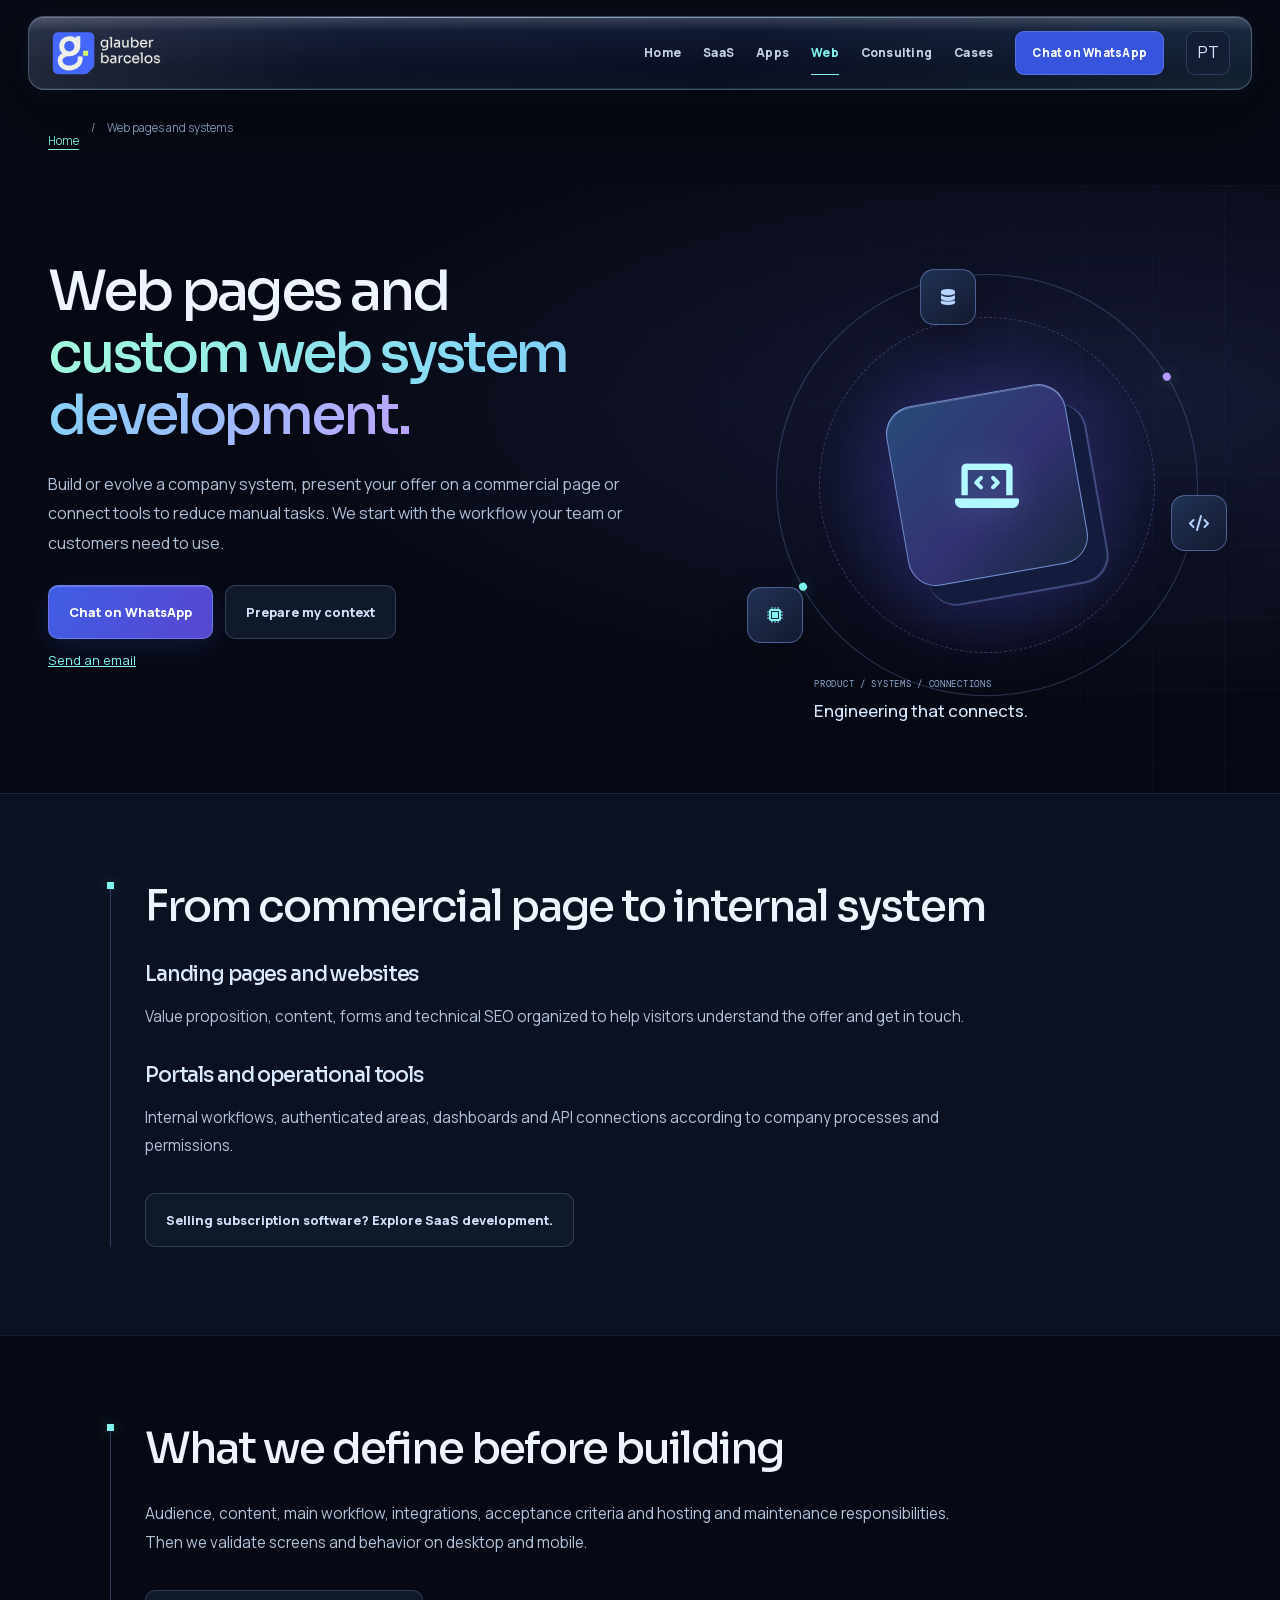
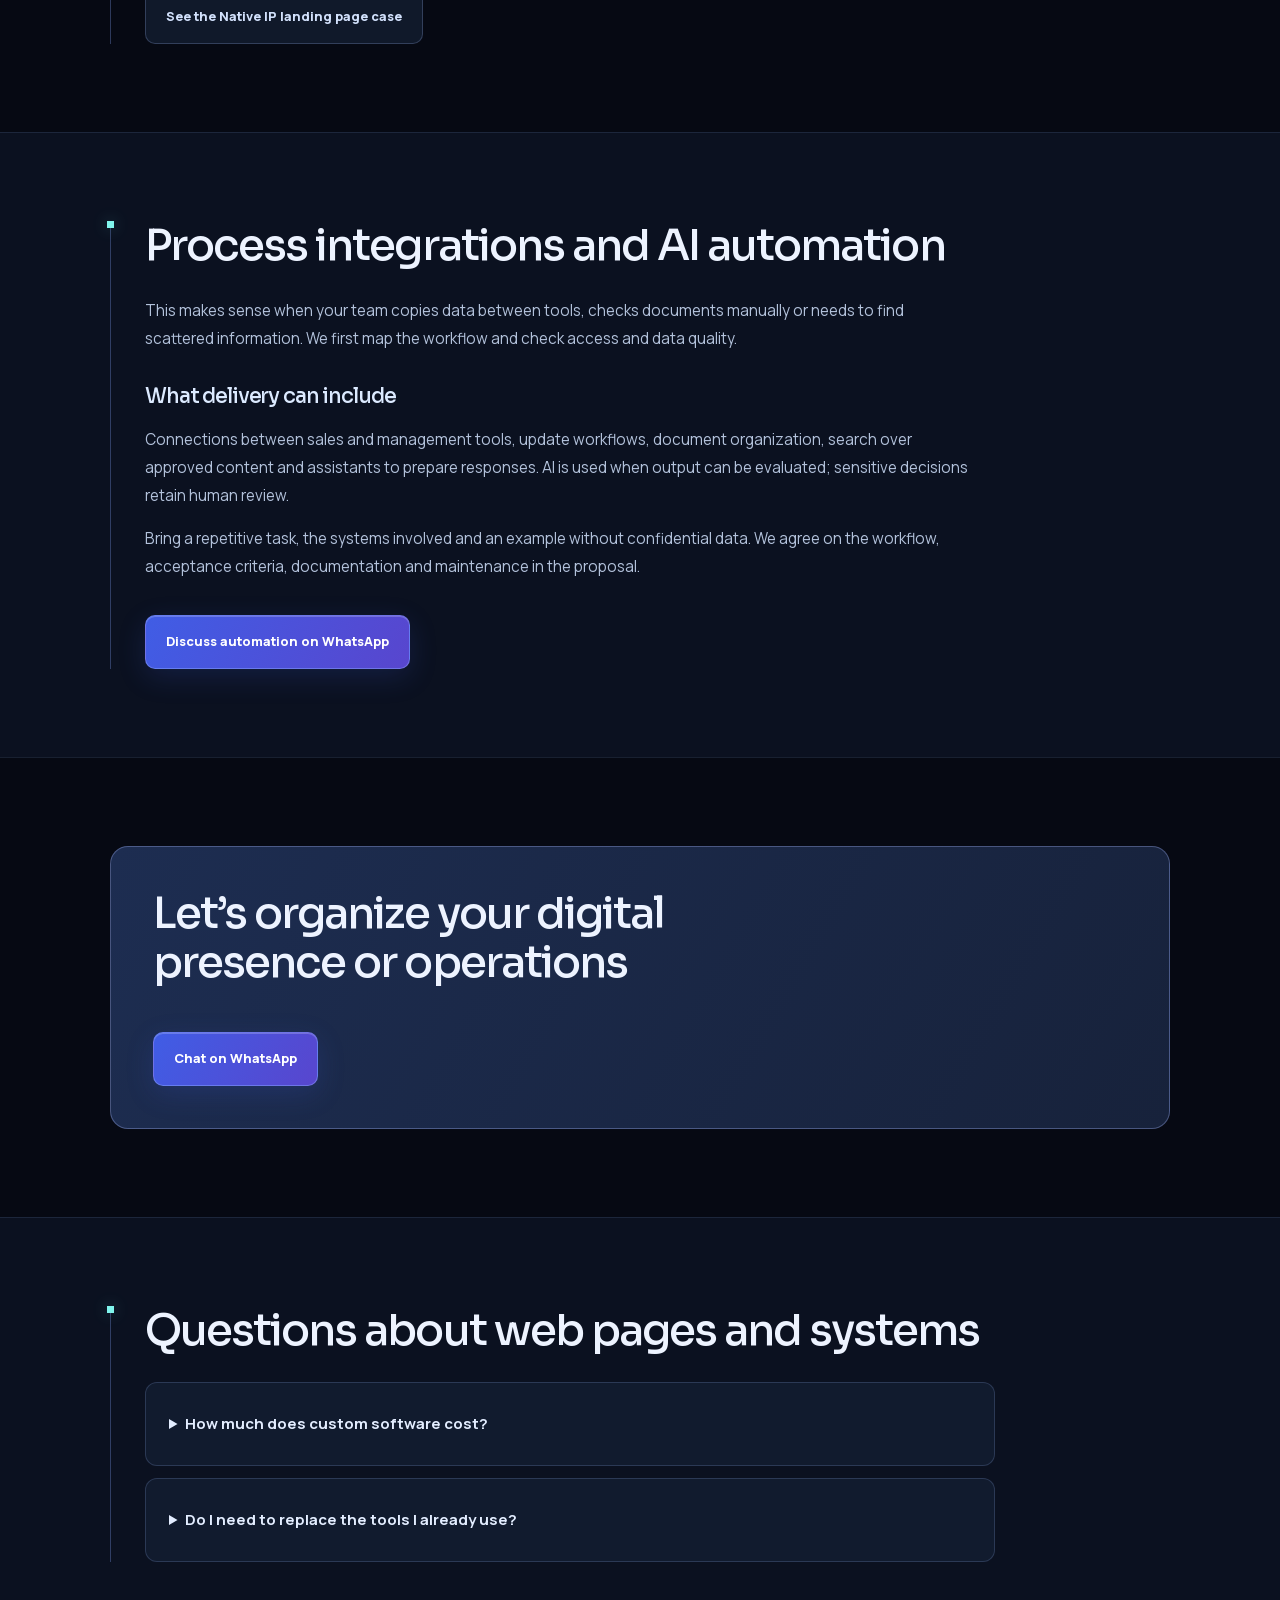
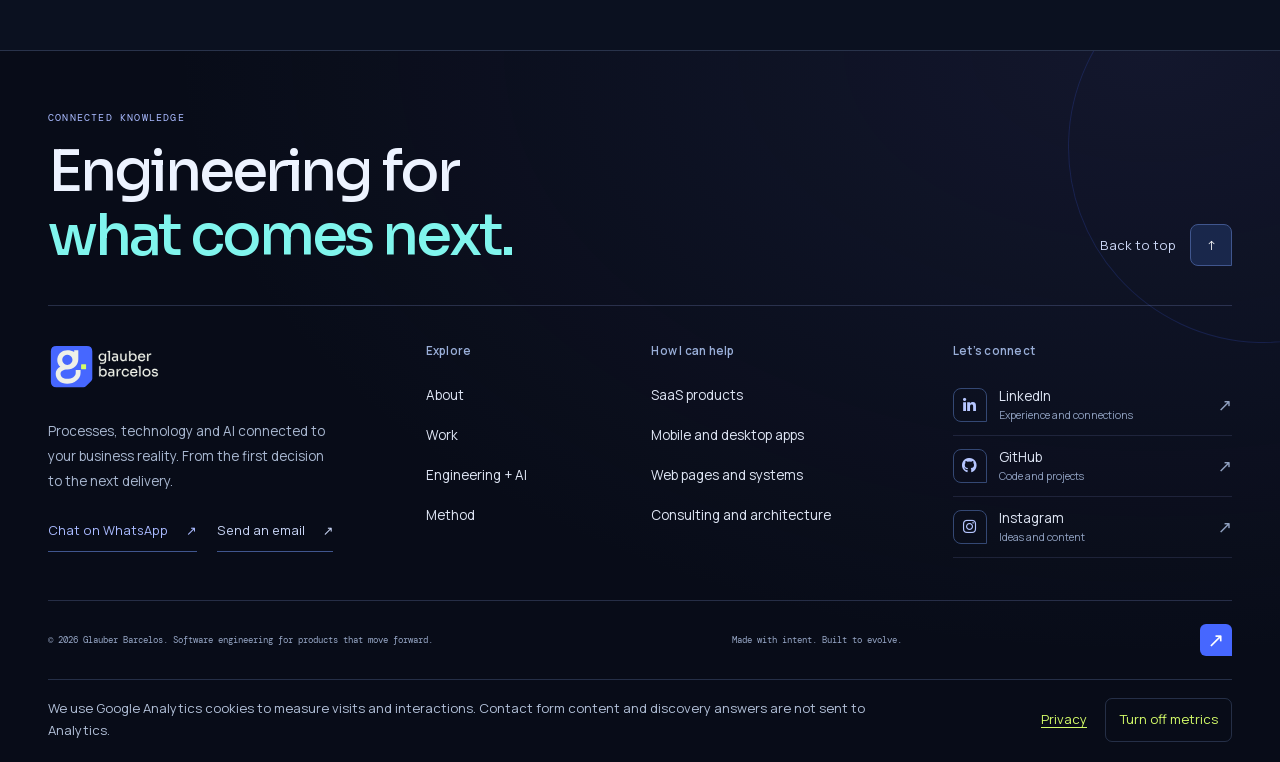
<file: desenvolvimento-web.html>
<!DOCTYPE html>
<html lang="pt-BR">
<head>
    <meta charset="UTF-8">
    <meta name="viewport" content="width=device-width, initial-scale=1.0">
    <meta name="color-scheme" content="dark">
    <title>Desenvolvimento de páginas e sistemas web | Glauber Barcelos</title>
    <meta name="description" content="Páginas, sistemas web sob medida, integrações e automações com IA para sua empresa. Defina o próximo passo do seu projeto com Glauber Barcelos.">
    <meta name="author" content="Glauber Barcelos">
    <meta name="robots" content="index, follow, max-image-preview:large">
    <meta name="theme-color" content="#060913">
    <link rel="canonical" href="https://glauberbarcelos.com.br/desenvolvimento-web.html">
    <meta property="og:site_name" content="Glauber Barcelos">
    <meta property="og:title" content="Desenvolvimento de páginas e sistemas web | Glauber Barcelos">
    <meta property="og:description" content="Páginas, sistemas web sob medida, integrações e automações com IA para sua empresa. Defina o próximo passo do seu projeto com Glauber Barcelos.">
    <meta property="og:type" content="website">
    <meta property="og:url" content="https://glauberbarcelos.com.br/desenvolvimento-web.html">
    <meta property="og:image" content="https://glauberbarcelos.com.br/img/social/glauber-portal-compartilhamento-2026-10-02-1200x627.jpg"><meta property="og:image:secure_url" content="https://glauberbarcelos.com.br/img/social/glauber-portal-compartilhamento-2026-10-02-1200x627.jpg"><meta property="og:image:alt" content="Marca Glauber Barcelos e portais tridimensionais azuis conectados. IA acelera. Contexto dá direção.">
    <meta property="og:image:type" content="image/jpeg">
    <meta property="og:image:width" content="1200">
    <meta property="og:image:height" content="627">
    <meta property="og:locale" content="pt_BR">
    <meta name="twitter:card" content="summary_large_image">
    <meta name="twitter:title" content="Desenvolvimento de páginas e sistemas web | Glauber Barcelos">
    <meta name="twitter:description" content="Páginas, sistemas web sob medida, integrações e automações com IA para sua empresa. Defina o próximo passo do seu projeto com Glauber Barcelos.">
    <meta name="twitter:image" content="https://glauberbarcelos.com.br/img/social/glauber-portal-compartilhamento-2026-10-02-1200x627.jpg"><meta name="twitter:image:alt" content="Marca Glauber Barcelos e portais tridimensionais azuis conectados. IA acelera. Contexto dá direção.">
    <script type="application/ld+json">{"@context": "https://schema.org", "@graph": [{"@type": "Service", "@id": "https://glauberbarcelos.com.br/desenvolvimento-web.html#main", "url": "https://glauberbarcelos.com.br/desenvolvimento-web.html", "name": "Desenvolvimento de páginas e sistemas web | Glauber Barcelos", "description": "Páginas, sistemas web sob medida, integrações e automações com IA para sua empresa. Defina o próximo passo do seu projeto com Glauber Barcelos.", "areaServed": {"@type": "Country", "name": "Brasil"}, "provider": {"@id": "https://glauberbarcelos.com.br/#glauber-barcelos"}, "dateModified": "2026-10-03"}, {"@type": "BreadcrumbList", "itemListElement": [{"@type": "ListItem", "position": 1, "name": "Início", "item": "https://glauberbarcelos.com.br/"}, {"@type": "ListItem", "position": 2, "name": "Desenvolvimento de páginas e sistemas web", "item": "https://glauberbarcelos.com.br/desenvolvimento-web.html"}]}, {"@type": "Person", "@id": "https://glauberbarcelos.com.br/#glauber-barcelos", "name": "Glauber Barcelos", "url": "https://glauberbarcelos.com.br/", "jobTitle": "Engenheiro de Software Sênior"}]}</script>

    <link rel="preconnect" href="https://fonts.googleapis.com" crossorigin>
    <link rel="preconnect" href="https://fonts.gstatic.com" crossorigin>
    <link href="https://fonts.googleapis.com/css2?family=DM+Mono:wght@400;500&display=swap" rel="stylesheet">
    <link rel="stylesheet" href="https://cdnjs.cloudflare.com/ajax/libs/font-awesome/6.0.0/css/all.min.css">
    <style>
        @font-face { font-family:'Manrope'; src:url('img/fonts/manrope.woff2') format('woff2'); font-weight:200 800; font-style:normal; font-display:swap; }
        :root { --ink:#091019; --soft:#0e1722; --surface:#111d2a; --line:rgba(206,230,238,.14); --text:#eff8f8; --muted:#a9bac1; --dim:#71838b; --mint:#88f3c8; --blue:#9ab5ff; --violet:#c2a2ff; --shell:min(1180px, calc(100% - 64px)); --mono:'DM Mono',ui-monospace,monospace; --sans:'Manrope',system-ui,sans-serif; --ease:cubic-bezier(.22,1,.36,1); }
        * { box-sizing:border-box; } html { color-scheme:dark; scroll-behavior:smooth; } body { margin:0; color:var(--text); background:var(--ink); font-family:var(--sans); line-height:1.6; -webkit-font-smoothing:antialiased; -webkit-tap-highlight-color:transparent; touch-action:manipulation; } a { color:inherit; text-decoration:none; } button { font:inherit; } .shell { width:var(--shell); margin-inline:auto; } .skip-link { position:fixed; top:12px; left:50%; z-index:30; padding:10px 14px; color:var(--ink); background:var(--mint); border-radius:4px; font-size:.78rem; font-weight:800; transform:translate(-50%,-170%); transition:transform .2s var(--ease); } .skip-link:focus { transform:translate(-50%,0); } :focus-visible { outline:2px solid var(--mint); outline-offset:4px; } section[id] { scroll-margin-top:100px; }
        .service-nav { position:sticky; top:0; z-index:10; border-bottom:1px solid var(--line); background:rgba(9,16,25,.9); backdrop-filter:blur(18px); } .nav-inner { min-height:76px; display:flex; align-items:center; justify-content:space-between; gap:24px; } .brand { display:inline-flex; align-items:center; } .brand img { display:block; width:148px; height:auto; } .nav-links { display:flex; align-items:center; gap:26px; } .nav-links a { color:var(--muted); font-size:.74rem; font-weight:800; letter-spacing:.02em; transition:color .2s ease; } .nav-links a:hover { color:var(--mint); } .nav-links .nav-cta { padding:9px 13px; border:1px solid rgba(136,243,200,.4); color:var(--mint); border-radius:4px; }
        .hero { position:relative; overflow:hidden; padding:clamp(74px,10vw,132px) 0 94px; background:radial-gradient(circle at 79% 44%,rgba(136,243,200,.12),transparent 26%),radial-gradient(circle at 18% 80%,rgba(154,181,255,.1),transparent 30%),var(--ink); } .hero::before { content:''; position:absolute; inset:0; opacity:.15; background-image:linear-gradient(rgba(136,243,200,.18) 1px,transparent 1px),linear-gradient(90deg,rgba(136,243,200,.18) 1px,transparent 1px); background-size:72px 72px; mask-image:linear-gradient(to bottom,black,transparent 86%); } .hero-layout { position:relative; display:grid; grid-template-columns:minmax(0,1fr) minmax(370px,.78fr); align-items:center; gap:clamp(42px,8vw,108px); } .eyebrow { display:flex; align-items:center; gap:10px; margin:0 0 24px; color:var(--mint); font:500 .67rem/1.4 var(--mono); letter-spacing:.14em; } .eyebrow::before { content:''; width:7px; height:7px; border-radius:50%; background:var(--mint); box-shadow:0 0 0 5px rgba(136,243,200,.12); } h1,h2,h3,p { margin-top:0; } h1,h2,h3 { text-wrap:balance; letter-spacing:-.055em; } h1 { max-width:690px; margin-bottom:24px; font-size:clamp(2.65rem,5vw,5rem); line-height:1.01; } h1 em { color:var(--mint); font-style:normal; } .hero-copy > p:not(.eyebrow) { max-width:610px; margin-bottom:31px; color:var(--muted); font-size:clamp(1rem,1.5vw,1.15rem); } .actions { display:flex; align-items:center; flex-wrap:wrap; gap:20px; } .button { display:inline-flex; align-items:center; justify-content:center; gap:10px; min-height:52px; padding:13px 19px; border:1px solid transparent; border-radius:4px; font-size:.81rem; font-weight:800; transition:transform .22s var(--ease),background-color .22s ease,border-color .22s ease,color .22s ease; } .button:hover { transform:translateY(-2px); } .button-primary { color:var(--ink); background:var(--mint); } .button-primary:hover { background:#b4fce2; } .button-secondary { border-color:var(--line); color:var(--text); } .button-secondary:hover { border-color:var(--mint); color:var(--mint); }
        .console { position:relative; overflow:hidden; border:1px solid rgba(206,230,238,.22); border-radius:10px; background:rgba(17,29,42,.88); box-shadow:0 34px 78px rgba(0,0,0,.34),0 0 80px rgba(136,243,200,.07); transform:perspective(1400px) rotateY(-4deg); } .console-top { display:flex; align-items:center; justify-content:space-between; padding:14px 17px; border-bottom:1px solid var(--line); color:var(--dim); font:400 .62rem/1 var(--mono); } .dots { display:flex; gap:5px; } .dots i { width:7px; height:7px; border-radius:50%; background:#63727c; } .dots i:first-child { background:#ff8c60; }.dots i:nth-child(2) { background:#f4cc65; }.dots i:last-child { background:var(--mint); } .console-body { padding:25px; } .console-title { display:flex; align-items:center; justify-content:space-between; gap:12px; margin-bottom:28px; color:var(--text); font-size:1.08rem; font-weight:800; } .console-title span { color:var(--mint); font:500 .62rem/1 var(--mono); letter-spacing:.08em; } .build-row { display:grid; grid-template-columns:28px 1fr auto; align-items:center; gap:11px; padding:13px 0; border-top:1px solid var(--line); } .build-row > i { display:grid; place-items:center; width:26px; height:26px; border-radius:6px; color:var(--ink); background:var(--mint); font-size:.66rem; } .build-row:nth-of-type(3) > i { background:var(--blue); }.build-row:nth-of-type(4) > i { background:var(--violet); }.build-row strong { display:block; font-size:.8rem; }.build-row small { display:block; margin-top:2px; color:var(--dim); font:.59rem/1.4 var(--mono); }.build-row > span { color:var(--mint); font:500 .58rem/1 var(--mono); } .console-footer { display:flex; align-items:center; gap:9px; padding:15px 25px; border-top:1px solid var(--line); color:var(--muted); font:.66rem/1.4 var(--mono); background:rgba(4,10,16,.27); } .console-footer i { color:var(--mint); }
        .section { padding:clamp(78px,11vw,138px) 0; } .section--soft { border-block:1px solid var(--line); background:var(--soft); } .section-head { display:grid; grid-template-columns:minmax(0,1fr) minmax(260px,.52fr); gap:40px; align-items:end; margin-bottom:48px; } .index { margin-bottom:17px; color:var(--mint); font:500 .69rem/1 var(--mono); }.index span { color:var(--dim); } h2 { max-width:720px; margin-bottom:0; font-size:clamp(2.25rem,4.3vw,4.15rem); line-height:1.04; }.section-head > p { max-width:430px; margin:0; color:var(--muted); font-size:.95rem; } .grid { display:grid; grid-template-columns:repeat(4,minmax(0,1fr)); border-top:1px solid var(--line); border-left:1px solid var(--line); } .card { min-height:242px; padding:25px; border-right:1px solid var(--line); border-bottom:1px solid var(--line); background:rgba(17,29,42,.38); transition:background-color .22s ease; }.card:hover { background:rgba(136,243,200,.06); }.card > i { display:grid; place-items:center; width:38px; height:38px; margin-bottom:42px; border:1px solid var(--line); border-radius:7px; color:var(--mint); font-size:.85rem; }.card h3 { margin-bottom:10px; font-size:1rem; }.card p { margin:0; color:var(--muted); font-size:.82rem; line-height:1.65; }
        .focus-grid { display:grid; grid-template-columns:repeat(3,minmax(0,1fr)); gap:16px; }.focus-card { padding:28px; border:1px solid var(--line); background:linear-gradient(145deg,rgba(136,243,200,.07),transparent 40%),var(--surface); }.focus-number { display:block; margin-bottom:43px; color:var(--mint); font:500 .65rem/1 var(--mono); }.focus-card h3 { margin-bottom:12px; font-size:1.22rem; }.focus-card p { margin:0; color:var(--muted); font-size:.86rem; }
        .process { display:grid; grid-template-columns:1.1fr .9fr; gap:clamp(38px,8vw,100px); align-items:start; }.process-copy p { max-width:580px; margin-top:22px; color:var(--muted); }.steps { display:grid; border-top:1px solid var(--line); }.step { display:grid; grid-template-columns:48px 1fr; gap:18px; padding:19px 0; border-bottom:1px solid var(--line); }.step > span { color:var(--mint); font:500 .67rem/1.6 var(--mono); }.step strong { display:block; margin-bottom:4px; font-size:.94rem; }.step p { margin:0; color:var(--muted); font-size:.81rem; }
        .cta { position:relative; overflow:hidden; padding:clamp(40px,7vw,76px); border:1px solid rgba(136,243,200,.28); background:linear-gradient(115deg,rgba(136,243,200,.13),rgba(154,181,255,.08) 54%,transparent); }.cta::after { content:'//'; position:absolute; right:5%; bottom:-44px; color:rgba(136,243,200,.09); font:800 12rem/1 var(--mono); letter-spacing:-.2em; }.cta > * { position:relative; z-index:1; }.cta h2 { max-width:760px; margin-bottom:17px; }.cta p { max-width:610px; margin-bottom:28px; color:var(--muted); }.footer { padding:28px 0 35px; color:var(--dim); font:.67rem/1.5 var(--mono); }.footer-inner { display:flex; justify-content:space-between; gap:22px; }.footer a { color:var(--muted); }.footer a:hover { color:var(--mint); }
        @media (max-width:900px) { .hero-layout,.section-head,.process { grid-template-columns:1fr; }.hero-layout { gap:52px; }.console { max-width:620px; transform:none; }.section-head { gap:21px; }.grid { grid-template-columns:repeat(2,minmax(0,1fr)); }.focus-grid { grid-template-columns:1fr; }.process { gap:44px; } }
        @media (max-width:640px) { :root { --shell:min(100% - 40px,1180px); }.nav-inner { min-height:68px; }.brand img { width:128px; }.nav-links { gap:14px; }.nav-links a:not(.nav-cta) { display:none; }.nav-links .nav-cta { padding:8px 10px; font-size:.68rem; }.hero { padding-top:68px; }.eyebrow { font-size:.6rem; }.actions { align-items:stretch; flex-direction:column; }.button { width:100%; }.console-body { padding:20px; }.build-row { grid-template-columns:27px 1fr; }.build-row > span { display:none; }.section { padding:76px 0; }.grid { grid-template-columns:1fr; }.card { min-height:0; padding:24px; }.card > i { margin-bottom:28px; }.focus-card { padding:24px; }.focus-number { margin-bottom:30px; }.footer-inner { flex-direction:column; }.cta { padding:34px 25px; } }
        @media (prefers-reduced-motion:reduce) { *,*::before,*::after { scroll-behavior:auto !important; animation-duration:.01ms !important; animation-iteration-count:1 !important; transition-duration:.01ms !important; } }

        .hero > .shell > p { max-width:780px; color:var(--muted); }
        /* Commercial additions: native disclosure controls and usable mobile navigation. */
        [hidden] { display:none !important; }
        .commercial h2 { margin-bottom:24px; } .commercial p,.commercial li { max-width:780px; color:var(--muted); }
        .commercial h3 { font-size:1.35rem; margin:30px 0 12px; }
        .commercial .actions { margin-top:26px; } .commercial a:not(.button) { color:var(--mint); text-decoration:underline; text-underline-offset:4px; }
        .faq { max-width:850px; } details { border-bottom:1px solid var(--line); padding:18px 0; } summary { cursor:pointer; font-weight:700; min-height:44px; padding:10px 0; } details p { margin:12px 0; }
        .commercial img { max-width:100%; height:auto; } .commercial figure { margin:24px 0; }
        .service-nav .nav-links { flex-wrap:wrap; gap:12px 20px; } .service-nav a { min-height:44px; display:inline-flex; align-items:center; }
        @media(max-width:640px) { .service-nav .nav-inner { flex-wrap:wrap; gap:8px; padding-block:10px; } .service-nav .nav-links { width:100%; gap:6px 16px; } .service-nav .nav-links a:not(.nav-cta) { display:inline-flex; } .service-nav { position:relative; } }

/* Small privacy notice and measurement control in the footer. */
.analytics-footer-row { display:flex; flex-wrap:wrap; align-items:center; justify-content:space-between; gap:10px 24px; padding:18px 0 20px; border-top:1px solid var(--line-strong,var(--line)); color:var(--text-muted,var(--muted,#a9b8d1)); font-size:.82rem; line-height:1.65; }
.analytics-footer-notice { flex:1 1 460px; max-width:850px; margin:0; color:inherit; }
.analytics-footer-actions { display:flex; flex:0 0 auto; align-items:center; flex-wrap:wrap; gap:8px 18px; }
.analytics-details { display:inline-flex; min-height:44px; align-items:center; color:var(--mint,#80f5ed); text-decoration:underline; text-underline-offset:3px; }
.analytics-toggle { min-height:44px; padding:0 13px; border:1px solid var(--line-strong,var(--line)); border-radius:7px; color:var(--mint,#80f5ed); background:transparent; font:inherit; cursor:pointer; }
.analytics-toggle:hover { border-color:var(--mint,#80f5ed); }
.analytics-toggle:disabled { opacity:.55; cursor:default; }
.analytics-footer-row :is(a,button):focus-visible { outline:2px solid var(--mint,#80f5ed); outline-offset:4px; }
.analytics-signal,.analytics-action-status { flex-basis:100%; margin:0; font-size:.82rem; }
.analytics-signal[hidden],.analytics-action-status[hidden] { display:none!important; }

/* Readable service contact and breadcrumbs; keep styling local to this page. */
.breadcrumbs { padding-top:20px; color:var(--muted); font-size:.85rem; display:flex; flex-wrap:wrap; gap:10px; }
.breadcrumbs a,.service-quick-contact a { text-decoration:underline; text-underline-offset:4px; }
.service-quick-contact { position:relative; z-index:1; margin-top:24px; }
.lang-toggle { min-width:44px; min-height:44px; padding:8px; border:1px solid var(--line); border-radius:6px; background:var(--surface); color:var(--text); cursor:pointer; }
.text-link { display:inline-flex; align-items:center; min-height:44px; color:var(--mint); }
.button { white-space:normal; text-align:center; min-height:44px; }
.commercial h3 { margin-top:24px; }
@media(max-width:640px) { .nav-links { gap:8px 14px; }.nav-links a { min-height:44px; display:inline-flex; align-items:center; }.hero { padding-top:44px; }.actions { flex-wrap:wrap; }.actions .button { width:100%; }.hero::after { display:none; } }
</style>
    <style>
        .footer-inner { align-items:center; }
        .footer-brand { display:inline-flex; align-items:center; flex:0 0 auto; }
        .footer-brand img { display:block; width:148px; height:auto; }
        .footer-social { display:flex; align-items:center; gap:16px; }
        .footer-social a { color:var(--dim); font-size:.9rem; transition:color .2s ease, transform .2s var(--ease); }
        .footer-social a:hover { color:var(--mint); transform:translateY(-2px); }
        @media (max-width:640px) { .footer-inner { align-items:flex-start; } .footer-brand img { width:128px; } .footer-social { order:2; } }

/* Portal identity: each service page retains its own inline theme. */
@font-face { font-family:'Portal Sora'; src:url('img/fonts/sora.woff2') format('woff2'); font-display:swap; }
:root { --ink:#090c14; --soft:#0d1425; --surface:#111b2e; --mint:#D4FC68; --blue:#a9baff; --violet:#9eafff; --text:#EEF0E8; --muted:#b2bed5; --dim:#8d9dbd; --line:rgba(160,179,255,.18); }
h1,h2,h3 { font-family:'Portal Sora',var(--sans); font-weight:500; }
.service-nav { background:rgba(9,12,20,.9); }.nav-links .nav-cta { background:#4667ff; color:var(--text); border-color:transparent; border-radius:8px 8px 0 8px; }
.hero { background:radial-gradient(ellipse at 85% 30%,rgba(70,103,255,.25),transparent 50%),var(--ink); }.hero::before { background-image:linear-gradient(rgba(70,103,255,.2) 1px,transparent 1px),linear-gradient(90deg,rgba(70,103,255,.2) 1px,transparent 1px); background-size:56px 56px; }
.hero::after { content:''; position:absolute; right:-60px; top:70px; width:400px; height:400px; border:1px solid #354c86; border-radius:70px 70px 0 70px; transform:rotate(-20deg); pointer-events:none; opacity:.35; }
.button,.focus-card,.console,.cta { border-radius:14px 14px 0 14px; }.button-primary:hover { background:#e0ff90; }.console { background:rgba(17,27,46,.92); border-color:#39508a; box-shadow:0 30px 70px rgba(0,0,0,.3); }.card { background:#10192c; }.card:hover { background:#182b52; }.card > i { border-radius:8px 8px 0 8px; }.focus-card { background:linear-gradient(145deg,rgba(70,103,255,.14),transparent 60%),var(--surface); }.cta { background:linear-gradient(110deg,#1e3374,#111b2e); border-color:#4667ff; }.cta::after { content:''; border:1px solid #4667ff; width:180px; height:180px; border-radius:30px 30px 0 30px; right:-40px; bottom:-70px; transform:rotate(-20deg); }.footer { background:#0a0f1d; border-top:1px solid var(--line); }
:root { --action-blue:#4667ff; --action-blue-hover:#3453dd; }
.button-primary { background:var(--action-blue); color:#fff; } .button-primary:hover { background:var(--action-blue-hover); color:#fff; }

/* Portal footer: brand statement, useful navigation and clear social destinations. */
.portal-footer { position:relative; overflow:hidden; padding:60px 0 0; color:var(--text); background:#0a1020; border-top:1px solid #304575; }
.portal-footer::before { content:''; position:absolute; width:390px; height:390px; border:1px solid rgba(70,103,255,.18); border-radius:65px 65px 0 65px; right:-180px; top:-100px; transform:rotate(-20deg); pointer-events:none; }
.portal-footer > .shell { position:relative; }
.portal-site .portal-footer { background:radial-gradient(ellipse at 95% 0,rgba(70,103,255,.15),transparent 50%),#0a1020; }
.portal-footer-heading { display:flex; justify-content:space-between; align-items:end; gap:30px; padding-bottom:38px; margin-bottom:36px; border-bottom:1px solid rgba(160,179,255,.2); }
.portal-footer-heading p { margin:0 0 15px; font:10px/1.4 var(--mono); letter-spacing:.12em; color:#a9baff; }
.portal-footer-heading h2 { margin:0; font-size:clamp(2.25rem,3.4vw,3.5rem); line-height:1.1; letter-spacing:-.055em; font-weight:500; max-width:none; }
.portal-footer-heading h2 span { color:#a9baff; }
.footer-top-link { display:inline-flex; align-items:center; gap:14px; min-height:44px; color:#cbd6f5; font-size:.8rem; white-space:nowrap; }
.footer-top-link::after { content:'↑'; display:grid; place-items:center; width:40px; height:40px; border:1px solid #40568e; border-radius:8px 8px 0 8px; color:#fff; background:#19274b; transition:background-color .2s ease,transform .2s ease; }
.footer-top-link:hover::after { background:#4667ff; transform:translateY(-3px); }
.portal-footer-grid { display:grid; grid-template-columns:1.3fr .7fr 1fr 1.1fr; gap:48px; padding-bottom:42px; }
.footer-identity .brand img { width:178px; height:auto; display:block; }
.footer-identity > p { max-width:290px; color:#a9b8d1; font-size:.84rem; line-height:1.85; margin:20px 0 15px; }
.footer-email { display:inline-flex; gap:18px; align-items:center; min-height:44px; font-size:.8rem; color:#c8d4f5; border-bottom:1px solid #40568e; }
.footer-email:hover { color:#fff; border-color:#8fa6ff; }
.footer-column { display:flex; flex-direction:column; align-items:flex-start; }
.footer-column h3 { font-family:var(--sans); font-size:.72rem; font-weight:600; color:#9aafd9; margin:0 0 15px; letter-spacing:.02em; }
.footer-column > a { min-height:40px; display:flex; align-items:center; font-size:.84rem; line-height:1.5; color:#e0e7f6; transition:color .2s ease; }
.footer-column > a:hover { color:#a9baff; }
.footer-networks > a { display:flex; width:100%; gap:12px; padding:11px 0; border-bottom:1px solid rgba(160,179,255,.13); }
.footer-networks i { display:grid; place-items:center; flex:0 0 34px; height:34px; border-radius:8px 8px 0 8px; border:1px solid #344874; color:#b6c6ff; font-size:15px; }
.footer-networks span { flex:1; }.footer-networks small { display:block; color:#91a2c2; font-size:.65rem; margin-top:2px; }.footer-networks b { font-size:17px; color:#91a2c2; font-weight:400; }
.portal-footer-base { display:flex; align-items:center; justify-content:space-between; gap:28px; border-top:1px solid rgba(160,179,255,.2); padding:23px 0; color:#98a8c7; font:9px/1.8 var(--mono); }
.portal-footer-base p { margin:0; max-width:520px; }.footer-signal { display:grid; place-items:center; width:32px; height:32px; background:#4667ff; color:#fff; border-radius:6px 6px 0 6px; font:20px/1 var(--sans); flex-shrink:0; }
.portal-footer a:focus-visible { outline:2px solid #a9baff; outline-offset:5px; }
@media(max-width:1000px) { .portal-footer-grid { grid-template-columns:1.1fr 1fr; gap:32px 50px; }.footer-identity > p { max-width:360px; }.portal-footer-base > span:not(.footer-signal) { display:none; } }
@media(max-width:640px) { .portal-footer { padding-top:36px; }.portal-footer-heading { align-items:start; flex-direction:column; gap:20px; padding-bottom:26px; margin-bottom:28px; }.portal-footer-heading h2 { font-size:2.2rem; }.portal-footer-heading p { font-size:9px; }.footer-top-link { font-size:.75rem; }.footer-top-link::after { width:32px; height:32px; }.portal-footer-grid { grid-template-columns:.8fr 1.2fr; gap:28px 20px; padding-bottom:28px; }.footer-identity,.footer-networks { grid-column:1 / -1; }.footer-identity .brand img { width:158px; }.footer-identity > p { max-width:340px; font-size:.83rem; margin:14px 0 8px; }.footer-column > a { min-height:44px; font-size:.8rem; }.footer-column h3 { margin-bottom:8px; font-size:.7rem; }.footer-networks > a { padding-block:9px; }.footer-networks small { font-size:.7rem; }.portal-footer-base { gap:20px; padding:20px 0; font-size:9px; }.portal-footer-base p { flex:1; } }
@media(prefers-reduced-motion:reduce) { .portal-footer *, .portal-footer *::after { transition:none !important; } }
.footer-whatsapp { margin-right:20px; color:#a9baff; }
</style>
    <link rel="icon" type="image/x-icon" href="favicon.ico?v=portal-refined-20261002">
    <link rel="icon" type="image/png" sizes="32x32" href="img/brand/icon-32.png?v=portal2">
    <link rel="icon" type="image/png" sizes="16x16" href="img/brand/icon-16.png?v=portal2">
    <link rel="apple-touch-icon" sizes="180x180" href="img/brand/icon-180.png?v=portal2">
<style>
body { overflow-x:clip; }
.hero-layout > *, .section-head > *, .process > * { min-width:0; }
.hero-copy { overflow-wrap:anywhere; }
.hero-email a { display:inline-flex; align-items:center; min-height:44px; text-decoration:underline; }
.lang-toggle { min-width:44px; min-height:44px; color:var(--text); background:var(--surface); border:1px solid var(--line); border-radius:4px; cursor:pointer; }
@media(max-width:900px) { .hero-layout,.section-head,.process { grid-template-columns:minmax(0,1fr); } }
@media(max-width:640px) { .hero-copy h1 { font-size:clamp(2rem,8vw,3rem); } .eyebrow { flex-wrap:wrap; overflow-wrap:anywhere; } .device-stage { min-width:0; } .device-note { right:0; } }
</style>
<noscript><style>.service-menu-toggle{display:none!important}.future-service .service-nav .nav-links{display:flex!important;position:static!important;flex-wrap:wrap!important;max-height:none!important}.future-service .nav-inner{flex-wrap:wrap!important}</style></noscript>
<style>
.future-service .service-nav .nav-links a[aria-current="page"] { color:var(--future-cyan); box-shadow:inset 0 -1px var(--future-cyan); }
/* Futuristic service layouts — intentionally inline on each standalone page. */
:root { --future-cyan:#80f5ed; --future-violet:#b59aff; --future-night:#060913; --future-panel:#0d1425; --future-border:rgba(142,175,235,.22); }
.future-service { --ink:var(--future-night); --surface:var(--future-panel); --soft:#0b1120; --line:var(--future-border); --text:#edf3ff; --muted:#b1bfd7; --dim:#91a2bf; --shell:min(1240px,calc(100% - 96px)); background:var(--ink); }
.future-service .service-nav { isolation:isolate; position:sticky; top:16px; width:min(1384px,calc(100% - 56px)); margin:16px auto 0; border:1px solid rgba(192,211,255,.28); border-radius:16px; background:linear-gradient(125deg,rgba(255,255,255,.11),rgba(159,191,255,.025) 26%,transparent 58%,rgba(128,245,237,.075)),linear-gradient(180deg,rgba(24,37,68,.76),rgba(9,15,30,.64)); -webkit-backdrop-filter:blur(28px) saturate(1.8) contrast(1.08); backdrop-filter:blur(28px) saturate(1.8) contrast(1.08); box-shadow:0 20px 64px rgba(0,0,0,.48),0 2px 24px rgba(105,146,240,.1),inset 0 1px 0 rgba(255,255,255,.2),inset 0 -1px 0 rgba(128,245,237,.1); z-index:30; }
.future-service .service-nav::before { content:""; position:absolute; z-index:-1; inset:0; border-radius:inherit; pointer-events:none; background:linear-gradient(180deg,rgba(255,255,255,.16),transparent 20%,transparent 72%,rgba(160,198,255,.035)); }
.future-service .service-nav::after { content:""; position:absolute; z-index:-1; top:0; left:12%; width:76%; height:1px; pointer-events:none; background:linear-gradient(90deg,transparent,rgba(218,235,255,.56) 20%,rgba(128,245,237,.32) 70%,transparent); }
@supports not ((backdrop-filter:blur(1px)) or (-webkit-backdrop-filter:blur(1px))) { .future-service .service-nav { background:linear-gradient(125deg,rgba(22,34,61,.98),rgba(9,15,30,.97)); } }
@media(prefers-reduced-transparency:reduce) { .future-service .service-nav { -webkit-backdrop-filter:none; backdrop-filter:none; background:rgba(10,16,31,.97); } }
.future-service .nav-inner { width:calc(100% - 42px); min-height:72px; flex-wrap:nowrap; gap:20px; }.future-service .brand img { width:148px; }
.future-service .service-nav .nav-links { display:flex; align-items:center; flex-wrap:nowrap; gap:22px; }.future-service .service-nav .nav-links a { display:inline-flex; min-height:44px; align-items:center; color:#c6d1e6; font-size:.74rem; }
.future-service .service-nav .nav-links .nav-cta { color:#fff; padding:10px 16px; background:#3754dc; border:1px solid #92b0ff55; border-radius:9px; font-size:.72rem; }
.future-service .lang-toggle { border-radius:9px; background:#131e34; color:#d9e5ff; min-width:44px; }
.service-menu-toggle { display:none; }.future-service :focus-visible { outline:2px solid var(--future-cyan); outline-offset:5px; }
.future-service .breadcrumbs { padding:29px 0 22px; font-size:.72rem; color:#92a7c9; border:0; gap:12px; }.future-service .breadcrumbs a { color:var(--future-cyan); }
.future-service .hero { padding:60px 0 68px; isolation:isolate; background:radial-gradient(ellipse at 86% 36%,#41479842,transparent 55%),var(--ink); }
.future-service .hero::before { opacity:.3; background-image:linear-gradient(#809df620 1px,transparent 1px),linear-gradient(90deg,#809df620 1px,transparent 1px); background-size:72px 72px; mask-image:linear-gradient(90deg,transparent 25%,#000); z-index:-1; }
.future-service .hero::after { display:none; }.future-service .hero h1 { font-size:clamp(2.6rem,4.4vw,4.4rem); line-height:1.1; font-weight:500; letter-spacing:-.055em; margin-bottom:24px; text-wrap:balance; max-width:760px; }
.future-service .hero h1 em { color:var(--future-cyan); background:linear-gradient(110deg,#a4fcdf,#82d4f6 55%,#bca4ff); background-clip:text; -webkit-background-clip:text; -webkit-text-fill-color:transparent; }
.future-service .hero-copy > p:not(.eyebrow),.future-hero-copy > p { font-size:1rem; line-height:1.85; color:var(--muted); max-width:610px; margin-bottom:27px; }
.future-service .hero-layout,.future-service-layout { display:grid; grid-template-columns:minmax(0,1.1fr) minmax(0,.85fr); align-items:center; gap:60px; }
.future-service .future-hero-copy { min-width:0; }.future-service .eyebrow { color:var(--future-cyan); font-size:9px; letter-spacing:.1em; }
.future-service .button { border-radius:10px; min-height:54px; padding:14px 20px; font-size:.8rem; line-height:1.5; text-align:center; }
.future-service .button-primary { background:linear-gradient(120deg,#405de5,#5846ce); border:1px solid #91a9ff70; box-shadow:0 8px 28px #405de52b,inset 0 1px 0 #fff3; color:#fff; }
.future-service .button-primary:hover { background:linear-gradient(120deg,#3350cb,#4938ba); border-color:#b2c5ff; }
.future-service .button-secondary { background:#10192a; border-color:#8da7df44; color:#d2e1fc; }.future-service .button-secondary:hover { background:#182641; border-color:var(--future-cyan); }
.future-service .actions { gap:12px; }.future-service .service-quick-contact { padding-top:20px; }.future-service .service-quick-contact a,.future-service .hero-email a { color:var(--future-cyan); font-size:.8rem; }
.future-service-visual { width:100%; min-height:390px; position:relative; }
.future-network { width:100%; aspect-ratio:1; max-width:480px; position:relative; display:grid; place-items:center; margin:auto; }
.future-network::before { content:''; position:absolute; inset:12%; border-radius:50%; background:radial-gradient(ellipse,#5852df55,transparent 68%); }
.future-network-orbit { position:absolute; inset:6%; border:1px solid #839fe54a; border-radius:50%; transform:rotate(-30deg); }
.future-network-orbit::before,.future-network-orbit::after { content:''; width:8px; height:8px; background:var(--future-cyan); box-shadow:0 0 18px #80f5ed60; border-radius:50%; position:absolute; top:48%; left:-4px; }.future-network-orbit::after { left:auto; right:-4px; background:var(--future-violet); }
.future-network-orbit--inner { inset:15%; border:1px dashed #a9a0f94d; transform:rotate(28deg); }.future-network-orbit--inner::before,.future-network-orbit--inner::after { display:none; }
.future-core { position:relative; width:38%; aspect-ratio:1; display:grid; place-items:center; background:linear-gradient(140deg,#284b78,#333273 55%,#17263e); border:1px solid #93b5ffb3; border-radius:28px; transform:rotate(-10deg); box-shadow:16px 22px 0 -1px #131c3d,17px 23px 0 #7d92d766,0 30px 80px #4542b640,inset 0 1px 0 #ffffff44; }
.future-core i { font-size:clamp(2.5rem,4vw,4rem); transform:rotate(10deg); color:#b4f8ff; text-shadow:0 0 32px #80f5ed3b; }
.future-satellite { position:absolute; display:grid; place-items:center; width:56px; height:56px; border-radius:14px; border:1px solid #8eaafa70; background:linear-gradient(140deg,#203254,#131a30); color:#b7d4ff; box-shadow:0 15px 35px #0004; z-index:2; }
.satellite-one { top:5%; left:36%; }.satellite-two { top:52%; right:0; }.satellite-three { bottom:17%; left:0; color:var(--future-cyan); }
.future-network-caption { position:absolute; bottom:0; left:14%; display:grid; gap:7px; }.future-network-caption span { font:9px/1.6 var(--mono); letter-spacing:.08em; color:#8fa8cf; }.future-network-caption strong { font-size:1.05rem; font-weight:500; color:#d9e8ff; }
.future-native-preview { border:1px solid #8faafa77; border-radius:16px; height:440px; min-height:0; overflow:hidden; background:#11192b; transform:perspective(1400px) rotateY(-8deg) rotateZ(2deg); box-shadow:0 30px 70px #0005; max-width:400px; justify-self:center; }
.future-native-preview img { width:100%; height:auto; display:block; }.future-browser-bar { display:flex; align-items:center; gap:5px; height:35px; padding:10px 14px; background:#142038; }.future-browser-bar span { width:5px; height:5px; background:#8090b2; border-radius:50%; }.future-browser-bar b { margin-left:auto; font:9px/1 var(--mono); color:#b2c8e9; }
.future-service .device { background:#0d1427; border-color:#a5b6ff80; box-shadow:0 25px 80px #34369755; }.future-service .screen { background:linear-gradient(155deg,#243d67,#14213b 55%,#102f3d); }.future-service .device-note { border-radius:12px; background:#152039; border-color:#80f5ed50; }.future-service .decision-board { border-radius:16px; border-color:#a8a0fa66; background:linear-gradient(145deg,#1a2945,#10182b); box-shadow:0 30px 90px #37339830; }
.future-service .section { padding-block:88px; }.future-service .section--soft { background:#0b1221; border-color:#8ca8e42b; }
.future-service .section h2 { font-size:clamp(2rem,3.4vw,3.3rem); line-height:1.13; letter-spacing:-.045em; font-weight:500; text-wrap:balance; }
.future-service .commercial { border-top:1px solid #7e9ed326; background:var(--ink); }.future-service .commercial:nth-of-type(even) { background:#0b1120; }
.future-service .commercial > .shell { max-width:1060px; position:relative; padding-left:34px; border-left:1px solid #7c98ec55; }.future-service .commercial > .shell::before { content:''; position:absolute; top:0; left:-4px; width:7px; height:7px; background:var(--future-cyan); box-shadow:0 0 16px #80f5ed50; }
.future-service .commercial h2 { max-width:860px; margin-bottom:27px; }.future-service .commercial h3 { font-size:1.3rem; color:#dceaff; margin-top:27px; }.future-service .commercial p,.future-service .commercial li { max-width:830px; color:#b3c2db; line-height:1.85; font-size:.95rem; }.future-service .commercial .button { margin-top:18px; }
.future-service .grid { gap:16px; border:0; }.future-service .card,.future-service .focus-card { border:1px solid #8fa9e43b; border-radius:15px; padding:27px; background:linear-gradient(145deg,#192540,#0d1526); }.future-service .card:hover { border-color:#80f5ed88; background:#182640; }.future-service .card > i { color:var(--future-cyan); background:#203655; border-radius:10px; border-color:#80f5ed3d; }
.future-service .focus-card p,.future-service .card p { color:#b1c1db; line-height:1.8; }.future-service .focus-number,.future-service .index { color:var(--future-cyan); }
.future-service .steps { border-color:#8ba7df40; }.future-service .step { border-color:#8ba7df30; padding:22px 0; }.future-service .step > span { color:var(--future-cyan); }
.future-service .cta { border-radius:18px; border-color:#9faff25c; background:radial-gradient(ellipse at 100% 0,#5341a83d,transparent 70%),#15213a; }.future-service .cta::after { display:none; }
.future-service #contato.commercial > .shell { padding:42px; border:1px solid #9faff25c; border-radius:18px; background:linear-gradient(120deg,#1d2d51,#17223b); }.future-service #contato.commercial > .shell::before { display:none; }
.future-service .faq details { border:1px solid #8aa6df38; border-radius:12px; padding:19px 23px; margin-top:12px; background:#111b2e; }.future-service .faq summary { min-height:30px; color:#e3edff; font-size:.94rem; cursor:pointer; }.future-service .faq details[open] { border-color:#80f5ed66; }.future-service .faq p { margin:17px 0 0; }
.future-service .commercial figure { margin:0; padding:25px; border:1px solid #889fe449; border-radius:16px; background:#101a2e; display:grid; justify-items:center; gap:18px; }.future-service .commercial figure img { max-width:100%; height:auto; border-radius:6px; }
.future-service .portal-footer { background:radial-gradient(ellipse at 90% 0,#43488b2e,transparent 60%),#080c18; border-color:#8da6e440; }.future-service .portal-footer-heading h2 { font-size:clamp(2.2rem,4.5vw,4rem); }.future-service .portal-footer-heading h2 span { color:var(--future-cyan); }.future-service .portal-footer::before { border-radius:50%; }
@media(max-width:1100px) { .future-service { --shell:calc(100% - 64px); }.future-service .service-nav .nav-links { gap:14px; }.future-service .hero-layout,.future-service-layout { gap:32px; }.future-service .hero h1 { font-size:3.2rem; }.future-service .hero .actions { align-items:flex-start; }.future-service .future-service-visual { min-height:330px; } }
@media(max-width:900px) {
 .future-service .service-nav { top:12px; margin-top:12px; width:calc(100% - 32px); }.future-service .nav-inner { width:calc(100% - 30px); min-height:64px; }.future-service .brand img { width:132px; }
 .service-menu-toggle { display:flex; flex-direction:column; justify-content:center; align-items:center; gap:6px; width:44px; height:44px; margin-left:auto; border:1px solid #8da6e440; border-radius:9px; background:#162039; cursor:pointer; }.service-menu-toggle span { display:block; width:18px; height:1px; background:#dce9ff; transition:transform .2s ease; }.service-menu-toggle[aria-expanded=true] span:first-child { transform:translateY(3.5px) rotate(45deg); }.service-menu-toggle[aria-expanded=true] span:last-child { transform:translateY(-3.5px) rotate(-45deg); }
 .future-service .service-nav .nav-links { display:none; position:absolute; top:calc(100% + 8px); left:0; right:0; padding:18px; border:1px solid #8da6e450; border-radius:14px; background:#10192dfc; box-shadow:0 20px 40px #0006; max-height:calc(100dvh - 110px); overflow-y:auto; overscroll-behavior:contain; }
 .future-service.service-menu-open .service-nav .nav-links { display:flex; flex-direction:column; align-items:stretch; gap:5px; }.future-service .service-nav .nav-links a { min-height:46px; padding:9px 14px; font-size:.85rem; border-radius:7px; }.future-service .service-nav .nav-links a:hover { background:#203052; }.future-service .service-nav .nav-links .nav-cta { justify-content:center; margin-top:7px; font-size:.8rem; }.future-service .lang-toggle { margin-top:5px; }
 .future-service .hero-layout,.future-service-layout { grid-template-columns:minmax(0,1fr); gap:38px; }.future-service .hero h1 { font-size:clamp(2.3rem,5.9vw,3.7rem); max-width:720px; }.future-service-visual { max-width:460px; margin:auto; }.future-service .hero { padding:38px 0 50px; }.future-service .service-quick-contact { padding-top:22px; }.future-service .section { padding-block:68px; }
}
@media(max-width:600px) {
 .future-service { --shell:calc(100% - 40px); }.future-service .breadcrumbs { padding:24px 0 16px; font-size:.66rem; }.future-service .hero { padding-top:28px; }.future-service .hero h1,.future-service .hero-copy h1 { font-size:clamp(2rem,8.3vw,3rem); line-height:1.12; }.future-service .hero-copy > p:not(.eyebrow),.future-hero-copy > p { font-size:.94rem; line-height:1.85; }.future-service .hero .actions { align-items:stretch; flex-direction:column; }.future-service .button { width:100%; font-size:.8rem; }.future-service .hero-layout,.future-service-layout { gap:28px; }
 .future-service .future-service-visual { min-height:0; }.future-network { max-width:320px; }.future-core { border-radius:20px; }.future-satellite { width:43px; height:43px; border-radius:11px; font-size:.85rem; }.future-network-caption { bottom:-3%; left:12%; }.future-network-caption span { font-size:8px; }.future-network-caption strong { font-size:.9rem; }.future-native-preview { height:340px; max-width:290px; transform:none; }
 .future-service .commercial > .shell { padding-left:20px; }.future-service .commercial h2 { font-size:2rem; }.future-service .commercial p,.future-service .commercial li { font-size:.9rem; }.future-service #contato.commercial > .shell { padding:26px 22px; }.future-service .card,.future-service .focus-card { padding:24px; }.future-service .cta { padding:30px 24px; }.future-service .commercial figure { padding:16px; }.future-service .section { padding-block:60px; }
}
@media(prefers-reduced-motion:reduce) { .future-service .hero h1 em { -webkit-text-fill-color:currentColor; background:none; color:var(--future-cyan); }.future-service .future-native-preview { transform:none; } }

</style>
</head>
<body class="future-service" id="top">
    <a class="skip-link" data-i18n="skip_content" href="#conteudo">Pular para o conteúdo</a>
    <nav class="service-nav" aria-label="Navegação da página">
        <div class="shell nav-inner">
            <a class="brand" href="index.html" aria-label="Glauber Barcelos — início"><picture><source srcset="img/brand/glauber-signature.svg?v=portal2" type="image/svg+xml"><source srcset="img/brand/glauber-signature.webp?v=portal2" type="image/webp"><img class="brand-logo" src="img/brand/glauber-signature.png?v=portal2" alt="Glauber Barcelos" width="1200" height="400"></picture></a>
            <button class="service-menu-toggle" type="button" aria-controls="serviceMenu" aria-expanded="false" aria-label="Menu de navegação" data-i18n="future_menu_aria" data-i18n-attr="aria-label"><span></span><span></span></button><div class="nav-links" id="serviceMenu"><a data-i18n="nav_home" href="index.html" class="" data-cta >Início</a><a data-i18n="nav_saas" href="desenvolvimento-saas.html" class="" data-cta >SaaS</a><a data-i18n="nav_app" href="desenvolvimento-mobile-desktop.html" class="" data-cta >Apps</a><a data-i18n="nav_web" href="desenvolvimento-web.html" aria-current="page" class="" data-cta >Web</a><a data-i18n="nav_consulting" href="dev-as-a-service.html" class="" data-cta >Consultoria</a><a data-i18n="nav_cases" href="index.html#cases" class="" data-cta >Cases</a><a data-i18n="gb_hero_cta" href="https://wa.me/5551980120387?text=Ol%C3%A1%2C%20Glauber.%20Quero%20conversar%20sobre%20uma%20p%C3%A1gina%20ou%20sistema%20web%20para%20minha%20empresa." target="_blank" rel="noopener noreferrer" class="nav-cta" data-cta >Conversar pelo WhatsApp</a><button id="langToggle" class="lang-toggle" type="button" onclick="window.__i18n.toggleLang()" aria-label="Switch language">EN</button></div>
        </div>
    </nav>
    <main id="conteudo" tabindex="-1"><div class="shell breadcrumbs"><a data-i18n="nav_home" href="index.html" class="text-link" data-cta data-origin="content" data-project-type="unspecified">Início</a> <span aria-hidden="true">/</span> <span data-i18n="breadcrumb_desenvolvimento_web" >Páginas e sistemas web</span></div>
<section class="hero"><div class="shell future-service-layout"><div class="future-hero-copy"><h1 data-i18n="web_h1" >Desenvolvimento de páginas e <em>sistemas web sob medida.</em></h1><p data-i18n="web_intro" >Crie ou evolua um sistema da sua empresa, apresente sua oferta em uma página comercial ou conecte ferramentas para reduzir tarefas manuais. O projeto começa pelo fluxo que sua equipe ou seus clientes precisam usar.</p><div class="actions"><a data-i18n="web_cta" href="https://wa.me/5551980120387?text=Ol%C3%A1%2C%20Glauber.%20Quero%20conversar%20sobre%20uma%20p%C3%A1gina%20ou%20sistema%20web%20para%20minha%20empresa." class="button button-primary" data-cta target="_blank" rel="noopener noreferrer">Conversar pelo WhatsApp</a><a data-i18n="commercial_diagnostic" href="index.html#diagnostico" class="button button-secondary" data-cta >Organizar meu contexto</a></div><p class="hero-email"><a data-i18n="contact_email" href="mailto:ggbarcelos@gmail.com" class="text-link" data-cta data-origin="hero" data-project-type="unspecified">Enviar um e-mail</a></p></div><aside class="future-service-visual" aria-hidden="true"><div class="future-network"><div class="future-network-orbit"></div><div class="future-network-orbit future-network-orbit--inner"></div><span class="future-satellite satellite-one"><i class="fas fa-database"></i></span><span class="future-satellite satellite-two"><i class="fas fa-code"></i></span><span class="future-satellite satellite-three"><i class="fas fa-microchip"></i></span><div class="future-core"><i class="fas fa-laptop-code"></i></div><div class="future-network-caption"><span data-i18n="future_connected">PRODUTO / SISTEMAS / CONEXÕES</span><strong data-i18n="future_engineering">Engenharia que conecta.</strong></div></div></aside></div></section><section class="section commercial"><div class="shell"><h2 data-i18n="web_scope" >Da página comercial ao sistema interno</h2><h3 data-i18n="web_lp" >Landing pages e sites</h3><p data-i18n="web_lp_p" >Proposta de valor, conteúdo, formulários e SEO técnico organizados para ajudar o visitante a entender a oferta e entrar em contato.</p><h3 data-i18n="web_system" >Portais e ferramentas de operação</h3><p data-i18n="web_system_p" >Fluxos internos, áreas autenticadas, dashboards e conexão com APIs conforme as rotinas e permissões da empresa.</p><a data-i18n="web_saas" href="desenvolvimento-saas.html" class="button button-secondary" data-cta >Vai vender um software por assinatura? Conheça a oferta SaaS.</a></div></section>
<section class="section commercial"><div class="shell"><h2 data-i18n="web_delivery" >O que definimos antes de construir</h2><p data-i18n="web_delivery_p" >Público, conteúdo, fluxo principal, integrações, critérios de aceite e responsabilidades de hospedagem e manutenção. Depois, validamos telas e comportamento em desktop e celular.</p><a data-i18n="web_case" href="case-native-ip.html" class="button button-secondary" data-cta >Ver case da landing page Native IP</a></div></section>
<section class="section commercial" id="automacoes"><div class="shell"><h2 data-i18n="automation_title" >Integrações e automações de processos com IA</h2><p data-i18n="automation_when" >Faz sentido quando sua equipe copia dados entre ferramentas, confere documentos manualmente ou precisa encontrar informações dispersas. Primeiro mapeamos a rotina e verificamos os acessos e a qualidade dos dados.</p><h3 data-i18n="automation_scope" >O que pode fazer parte da entrega</h3><p data-i18n="automation_delivery" >Integração de ferramentas de vendas e gestão, rotinas de atualização, organização de documentos, busca em conteúdo autorizado e assistentes para preparar respostas. IA entra quando é possível avaliar a saída; decisões sensíveis mantêm revisão humana.</p><p data-i18n="automation_next" >Traga uma tarefa repetitiva, os sistemas envolvidos e um exemplo sem dados confidenciais. Definimos o fluxo, critérios de aceite, documentação e manutenção na proposta.</p><a data-i18n="automation_cta" href="https://wa.me/5551980120387?text=Ol%C3%A1%2C%20Glauber.%20Quero%20automatizar%20tarefas%20e%20integrar%20ferramentas%20da%20minha%20empresa." class="button button-primary" data-cta data-origin="services" data-project-type="ai" target="_blank" rel="noopener noreferrer">Conversar sobre automação pelo WhatsApp</a></div></section><section class="section commercial" id="contato"><div class="shell"><h2 data-i18n="web_next" >Vamos organizar sua presença ou operação digital</h2><a data-i18n="web_cta" href="https://wa.me/5551980120387?text=Ol%C3%A1%2C%20Glauber.%20Quero%20conversar%20sobre%20uma%20p%C3%A1gina%20ou%20sistema%20web%20para%20minha%20empresa." class="button button-primary" data-cta target="_blank" rel="noopener noreferrer">Conversar pelo WhatsApp</a></div></section>
<section class="section commercial"><div class="shell"><h2 data-i18n="web_faq" >Dúvidas sobre páginas e sistemas web</h2><div class="faq"><details><summary data-i18n="web_q_cost" >Quanto custa um sistema sob medida?</summary><p data-i18n="web_a_cost" >A estimativa depende dos fluxos, integrações, migração de dados e critérios de aceite. Definimos uma primeira entrega útil antes de estimar prazo e investimento.</p></details><details><summary data-i18n="web_q_ready" >Preciso substituir as ferramentas que já uso?</summary><p data-i18n="web_a_ready" >Nem sempre. Podemos integrar ferramentas existentes, automatizar uma etapa ou ampliar o sistema atual. A decisão depende das APIs, permissões e limites de cada ferramenta.</p></details></div></div></section></main>
    <footer class="site-footer portal-footer">
        <div class="shell">
            <div class="portal-footer-heading"><div><p data-i18n="portal_footer_kicker">CONHECIMENTO CONECTADO</p><h2 data-i18n="portal_footer_title">Engenharia para<br><span>o que vem a seguir.</span></h2></div><a class="footer-top-link" href="#top" data-i18n="portal_footer_top">Voltar ao topo</a></div>
            <div class="portal-footer-grid">
                <div class="footer-identity"><a class="brand" href="index.html" aria-label="Glauber Barcelos"><picture><source srcset="img/brand/glauber-signature.svg?v=portal2" type="image/svg+xml"><source srcset="img/brand/glauber-signature.webp?v=portal2" type="image/webp"><img src="img/brand/glauber-signature.png?v=portal2" alt="Glauber Barcelos" width="1200" height="400"></picture></a><p data-i18n="portal_footer_desc">Processos, tecnologia e IA conectados à realidade do seu negócio. Da primeira decisão à próxima entrega.</p><a class="footer-email footer-whatsapp" href="https://wa.me/5551980120387?text=Ol%C3%A1%2C%20Glauber.%20Quero%20conversar%20sobre%20uma%20p%C3%A1gina%20ou%20sistema%20web%20para%20minha%20empresa." target="_blank" rel="noopener noreferrer"><span data-i18n="portal_footer_wa">Conversar pelo WhatsApp</span><span aria-hidden="true">↗</span></a><a class="footer-email" href="mailto:ggbarcelos@gmail.com"><span data-i18n="portal_footer_mail">Enviar um e-mail</span><span aria-hidden="true">↗</span></a></div>
                <nav class="footer-column" aria-label="Navegação do rodapé" data-i18n="portal_footer_nav_aria" data-i18n-attr="aria-label"><h3 data-i18n="portal_footer_explore">Explore</h3><a href="index.html#sobre" data-i18n="nav_about">Sobre</a><a href="index.html#cases" data-i18n="gb_nav_cases">Entregas</a><a href="index.html#inteligencia" data-i18n="portal_nav_ai">Engenharia + IA</a><a href="index.html#metodo" data-i18n="gb_nav_method">Método</a></nav>
                <div class="footer-column"><h3 data-i18n="portal_footer_services">Como posso ajudar</h3><a href="desenvolvimento-saas.html" data-i18n="portal_footer_saas">Produtos SaaS</a><a href="desenvolvimento-mobile-desktop.html" data-i18n="portal_footer_apps">Apps mobile e desktop</a><a href="desenvolvimento-web.html" data-i18n="portal_footer_web">Páginas e sistemas web</a><a href="dev-as-a-service.html" data-i18n="portal_footer_consulting">Consultoria e arquitetura</a></div>
                <div class="footer-column footer-networks"><h3 data-i18n="portal_footer_connect">Vamos nos conectar</h3><a href="https://www.linkedin.com/in/glauber-gomes-barcelos/" target="_blank" rel="noopener noreferrer"><i class="fab fa-linkedin-in" aria-hidden="true"></i><span>LinkedIn<small data-i18n="portal_footer_linkedin">Trajetória e conexões</small></span><b aria-hidden="true">↗</b></a><a href="https://github.com/ggbarcelos" target="_blank" rel="noopener noreferrer"><i class="fab fa-github" aria-hidden="true"></i><span>GitHub<small data-i18n="portal_footer_github">Código e projetos</small></span><b aria-hidden="true">↗</b></a><a href="https://www.instagram.com/glauberbarcelos.dev/" target="_blank" rel="noopener noreferrer"><i class="fab fa-instagram" aria-hidden="true"></i><span>Instagram<small data-i18n="portal_footer_instagram">Ideias e conteúdo</small></span><b aria-hidden="true">↗</b></a></div>
            </div>
            <div class="portal-footer-base"><p data-i18n="footer_copy">© 2026 Glauber Barcelos. Engenharia de software para produtos que avançam.</p><span data-i18n="portal_footer_note">Feito com intenção. Construído para evoluir.</span><span class="footer-signal" aria-hidden="true">↗</span></div>
        </div>
    </footer>
<script src="js/i18n.js?v=privacy-20261124"></script>
<script src="js/analytics-config.js?v=privacy-20261124"></script>
    <script src="js/google-analytics.js?v=privacy-20261124"></script>
<script src="js/clarity.js"></script>
<script src="js/analytics.js?v=privacy-20261124"></script>
<script src="js/contact.js?v=future-20261003"></script>
<script src="js/analytics-consent.js?v=privacy-20261124"></script>
</body>
</html>
</file>
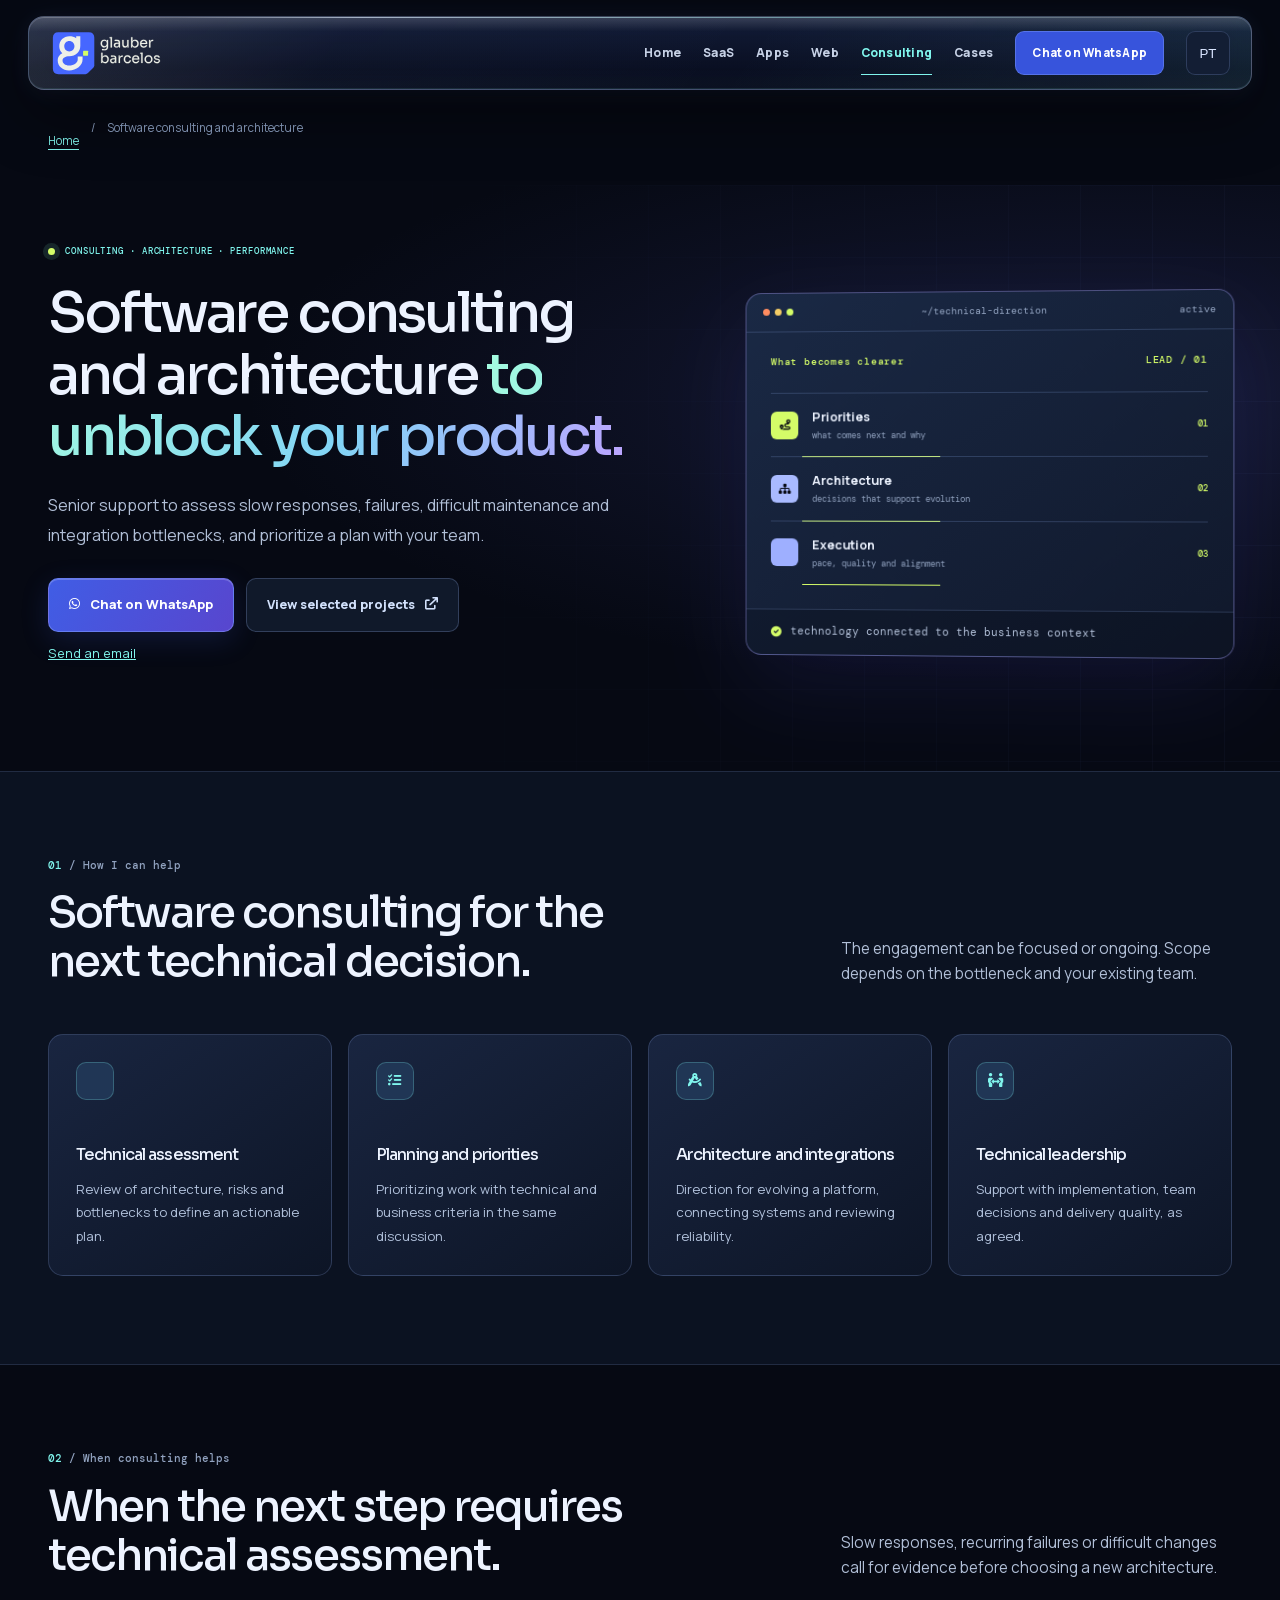
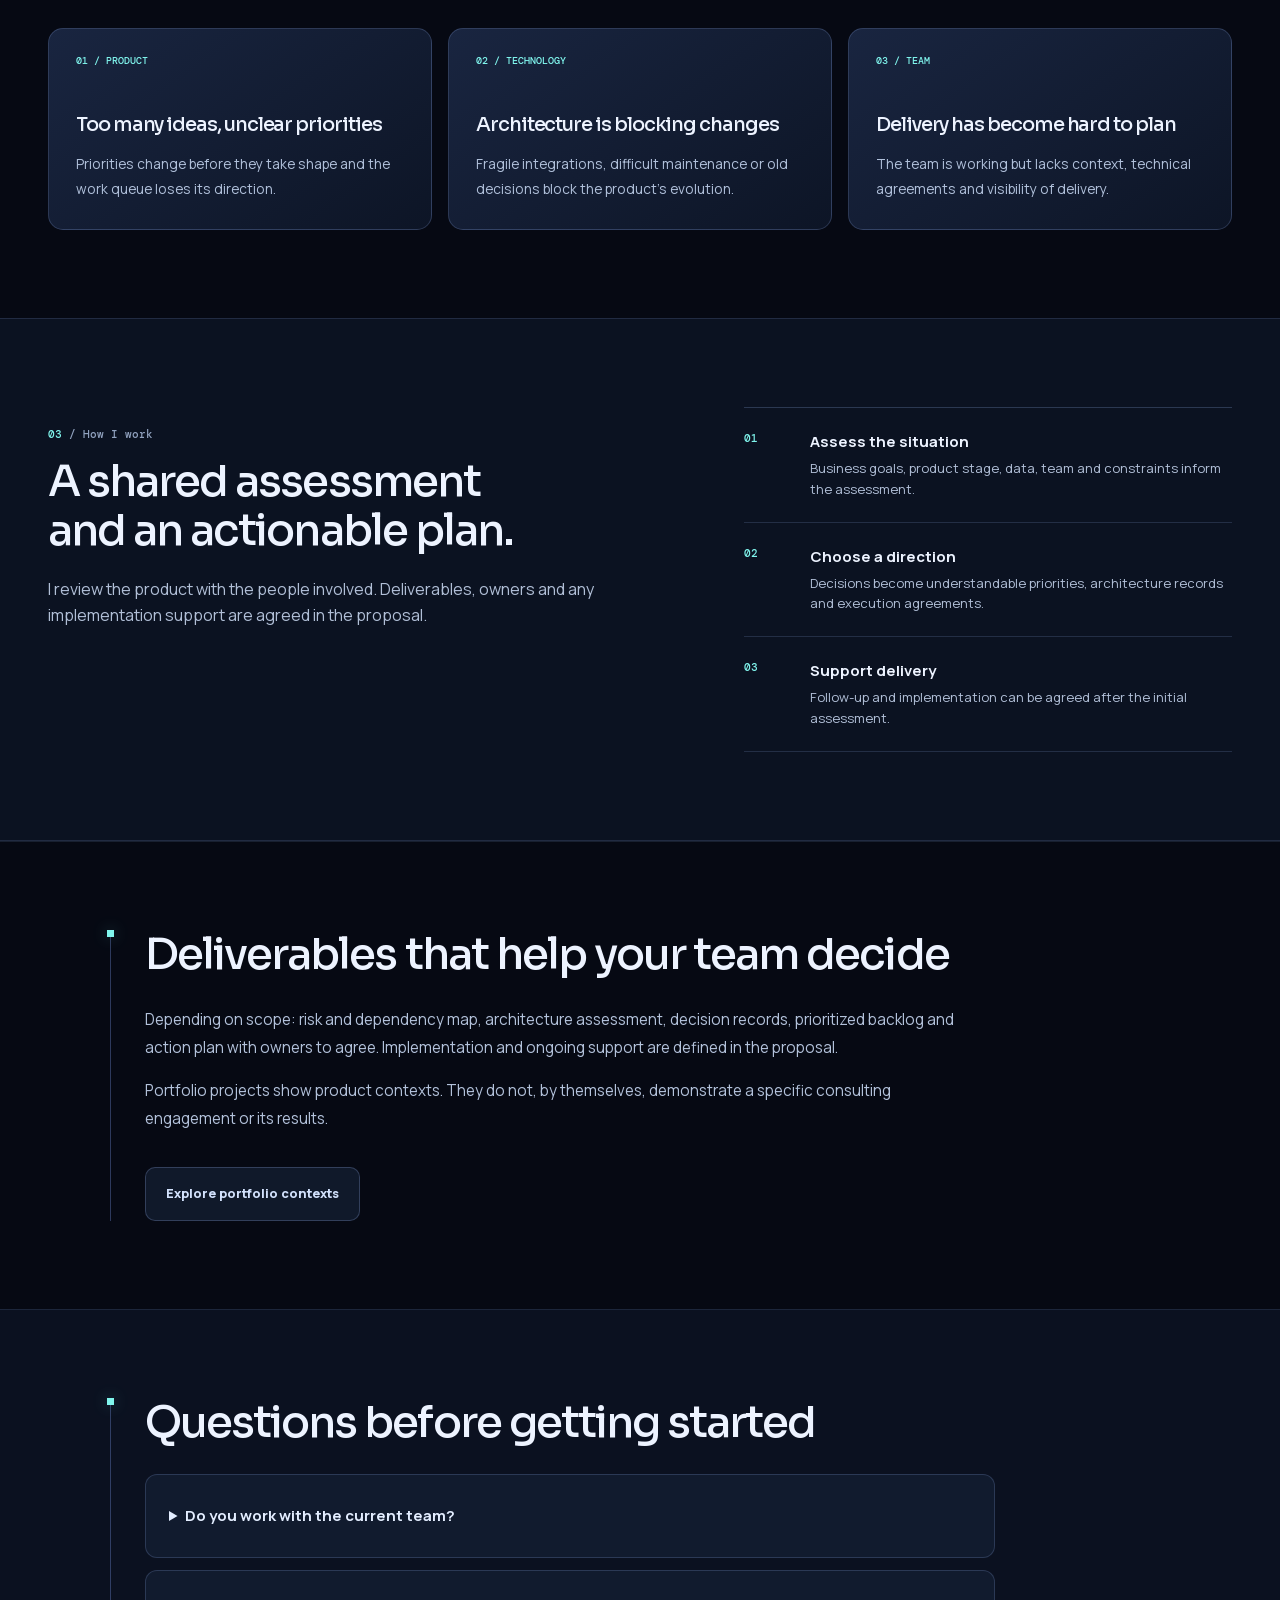
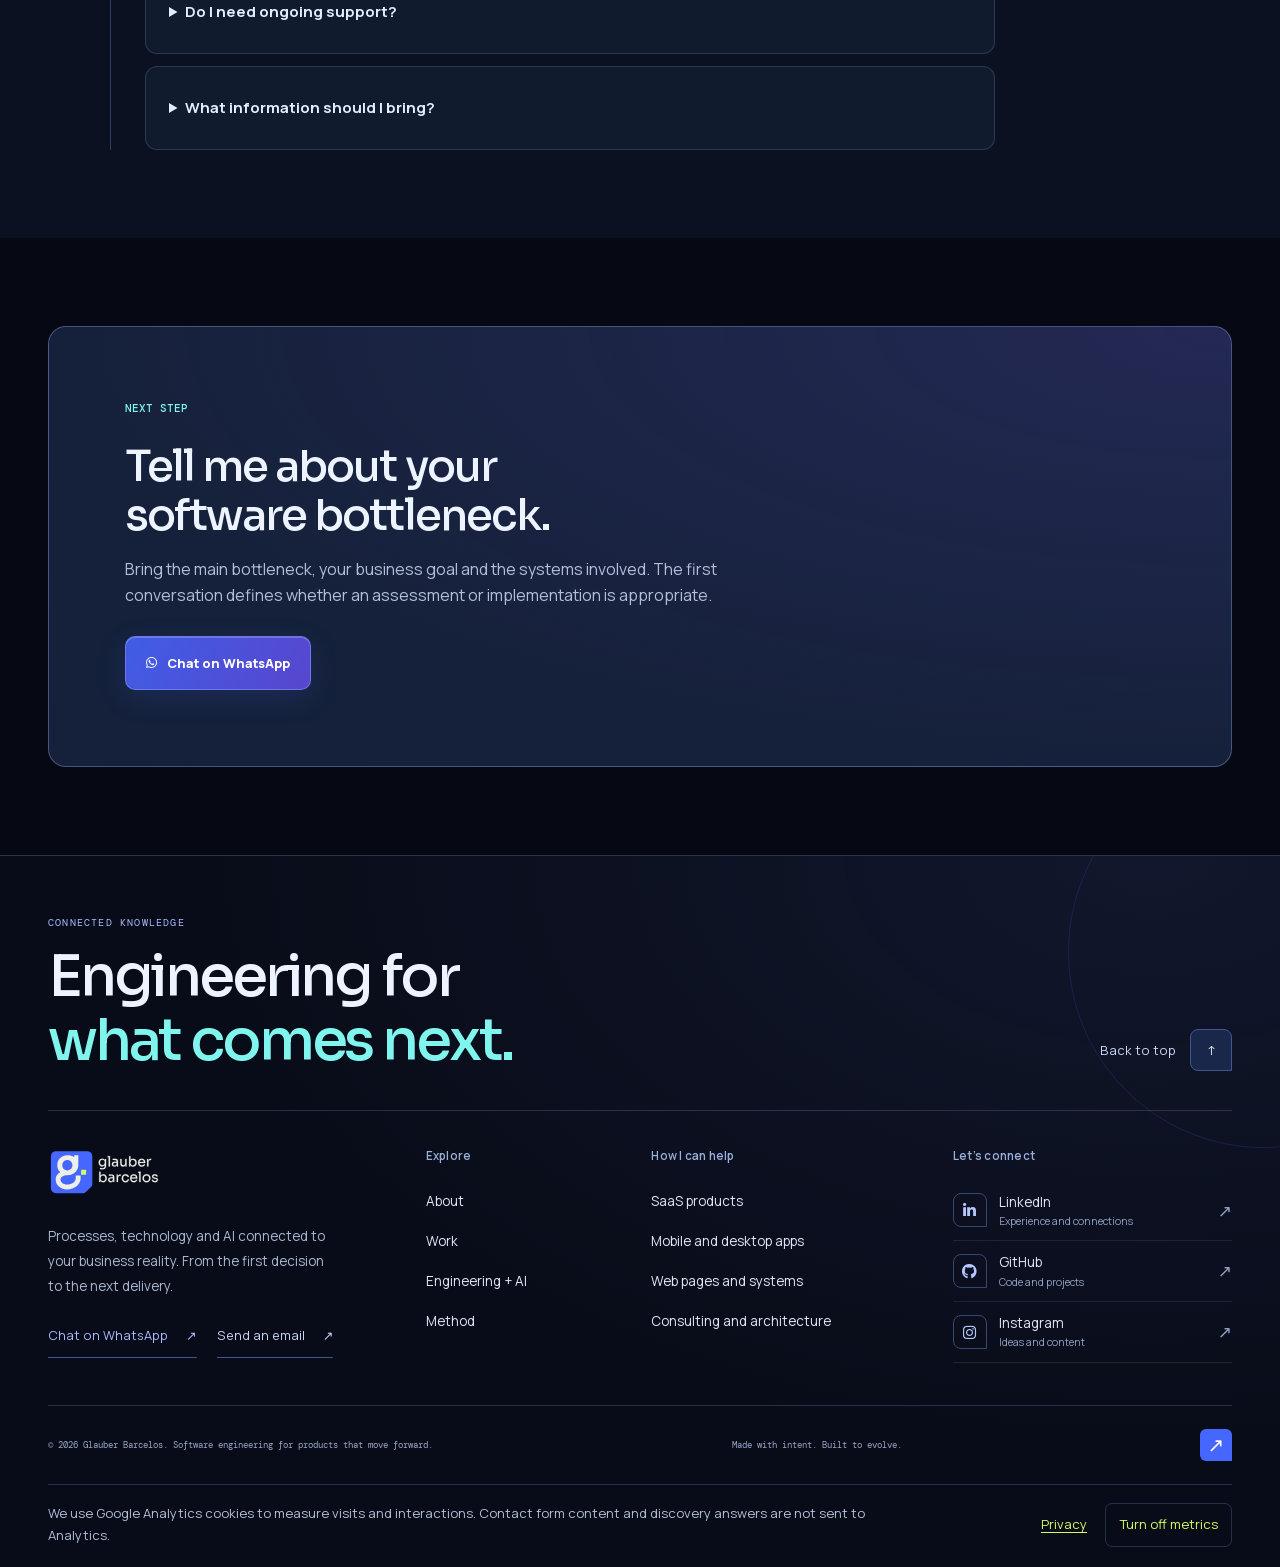
<file: dev-as-a-service.html>
<!DOCTYPE html>
<html lang="pt-BR">
<head>
    <meta charset="UTF-8"><meta name="viewport" content="width=device-width, initial-scale=1.0"><meta name="color-scheme" content="dark">
    <title>Consultoria e arquitetura de software | Glauber Barcelos</title>
    <meta name="description" content="Diagnóstico de arquitetura, performance e integrações para evoluir seu software. Plano de ação e apoio à equipe com Glauber Barcelos."><meta name="author" content="Glauber Barcelos"><meta name="robots" content="index, follow, max-image-preview:large"><meta name="theme-color" content="#060913"><link rel="canonical" href="https://glauberbarcelos.com.br/dev-as-a-service.html">
    <meta property="og:site_name" content="Glauber Barcelos"><meta property="og:title" content="Consultoria e arquitetura de software | Glauber Barcelos"><meta property="og:description" content="Diagnóstico de arquitetura, performance e integrações para evoluir seu software. Plano de ação e apoio à equipe com Glauber Barcelos."><meta property="og:type" content="website"><meta property="og:url" content="https://glauberbarcelos.com.br/dev-as-a-service.html"><meta property="og:image" content="https://glauberbarcelos.com.br/img/social/glauber-portal-compartilhamento-2026-10-02-1200x627.jpg"><meta property="og:image:secure_url" content="https://glauberbarcelos.com.br/img/social/glauber-portal-compartilhamento-2026-10-02-1200x627.jpg"><meta property="og:image:alt" content="Marca Glauber Barcelos e portais tridimensionais azuis conectados. IA acelera. Contexto dá direção."><meta property="og:image:type" content="image/jpeg"><meta property="og:image:width" content="1200"><meta property="og:image:height" content="627"><meta property="og:locale" content="pt_BR">
    <meta name="twitter:card" content="summary_large_image"><meta name="twitter:title" content="Consultoria e arquitetura de software | Glauber Barcelos"><meta name="twitter:description" content="Diagnóstico de arquitetura, performance e integrações para evoluir seu software. Plano de ação e apoio à equipe com Glauber Barcelos."><meta name="twitter:image" content="https://glauberbarcelos.com.br/img/social/glauber-portal-compartilhamento-2026-10-02-1200x627.jpg"><meta name="twitter:image:alt" content="Marca Glauber Barcelos e portais tridimensionais azuis conectados. IA acelera. Contexto dá direção.">
    <script type="application/ld+json">{"@context": "https://schema.org", "@graph": [{"@type": "Service", "@id": "https://glauberbarcelos.com.br/dev-as-a-service.html#service", "name": "Consultoria e arquitetura de software | Glauber Barcelos", "description": "Diagnóstico de arquitetura, performance e integrações para evoluir seu software. Plano de ação e apoio à equipe com Glauber Barcelos.", "provider": {"@type": "Person", "name": "Glauber Barcelos", "url": "https://glauberbarcelos.com.br/"}, "serviceType": "Engenharia de Software Sênior e Liderança Técnica", "areaServed": {"@type": "Country", "name": "Brasil"}, "url": "https://glauberbarcelos.com.br/dev-as-a-service.html", "dateModified": "2026-10-03"}, {"@type": "BreadcrumbList", "itemListElement": [{"@type": "ListItem", "position": 1, "name": "Início", "item": "https://glauberbarcelos.com.br/"}, {"@type": "ListItem", "position": 2, "name": "Consultoria e Liderança Técnica", "item": "https://glauberbarcelos.com.br/dev-as-a-service.html"}]}, {"@type": "Person", "@id": "https://glauberbarcelos.com.br/#glauber-barcelos", "name": "Glauber Barcelos", "url": "https://glauberbarcelos.com.br/", "jobTitle": "Engenheiro de Software Sênior"}]}</script>
    <link rel="preconnect" href="https://fonts.googleapis.com" crossorigin><link rel="preconnect" href="https://fonts.gstatic.com" crossorigin><link href="https://fonts.googleapis.com/css2?family=DM+Mono:wght@400;500&display=swap" rel="stylesheet"><link rel="stylesheet" href="https://cdnjs.cloudflare.com/ajax/libs/font-awesome/6.0.0/css/all.min.css">
    <style>
        @font-face { font-family:'Manrope'; src:url('img/fonts/manrope.woff2') format('woff2'); font-weight:200 800; font-style:normal; font-display:swap; }
        :root{--ink:#091019;--soft:#0e1722;--surface:#111d2a;--line:rgba(206,230,238,.14);--text:#eff8f8;--muted:#a9bac1;--dim:#71838b;--mint:#88f3c8;--blue:#9ab5ff;--violet:#c2a2ff;--shell:min(1180px,calc(100% - 64px));--mono:'DM Mono',ui-monospace,monospace;--sans:'Manrope',system-ui,sans-serif;--ease:cubic-bezier(.22,1,.36,1)}*{box-sizing:border-box}html{color-scheme:dark;scroll-behavior:smooth}body{margin:0;color:var(--text);background:var(--ink);font-family:var(--sans);line-height:1.6;-webkit-font-smoothing:antialiased;-webkit-tap-highlight-color:transparent;touch-action:manipulation}a{color:inherit;text-decoration:none}.shell{width:var(--shell);margin-inline:auto}.skip-link{position:fixed;top:12px;left:50%;z-index:30;padding:10px 14px;color:var(--ink);background:var(--mint);border-radius:4px;font-size:.78rem;font-weight:800;transform:translate(-50%,-170%);transition:transform .2s var(--ease)}.skip-link:focus{transform:translate(-50%,0)}:focus-visible{outline:2px solid var(--mint);outline-offset:4px}section[id]{scroll-margin-top:100px}.service-nav{position:sticky;top:0;z-index:10;border-bottom:1px solid var(--line);background:rgba(9,16,25,.9);backdrop-filter:blur(18px)}.nav-inner{min-height:76px;display:flex;align-items:center;justify-content:space-between;gap:24px}.brand{display:inline-flex;align-items:center}.brand img{display:block;width:148px;height:auto}.nav-links{display:flex;align-items:center;gap:26px}.nav-links a{color:var(--muted);font-size:.74rem;font-weight:800;letter-spacing:.02em;transition:color .2s ease}.nav-links a:hover{color:var(--mint)}.nav-links .nav-cta{padding:9px 13px;border:1px solid rgba(136,243,200,.4);color:var(--mint);border-radius:4px}.hero{position:relative;overflow:hidden;padding:clamp(74px,10vw,132px) 0 94px;background:radial-gradient(circle at 79% 44%,rgba(194,162,255,.16),transparent 26%),radial-gradient(circle at 17% 80%,rgba(136,243,200,.09),transparent 30%),var(--ink)}.hero:before{content:'';position:absolute;inset:0;opacity:.14;background-image:linear-gradient(rgba(194,162,255,.2) 1px,transparent 1px),linear-gradient(90deg,rgba(194,162,255,.2) 1px,transparent 1px);background-size:72px 72px;mask-image:linear-gradient(to bottom,black,transparent 86%)}.hero-layout{position:relative;display:grid;grid-template-columns:minmax(0,1fr) minmax(370px,.78fr);align-items:center;gap:clamp(42px,8vw,108px)}.eyebrow{display:flex;align-items:center;gap:10px;margin:0 0 24px;color:var(--mint);font:500 .67rem/1.4 var(--mono);letter-spacing:.14em}.eyebrow:before{content:'';width:7px;height:7px;border-radius:50%;background:var(--mint);box-shadow:0 0 0 5px rgba(136,243,200,.12)}h1,h2,h3,p{margin-top:0}h1,h2,h3{text-wrap:balance;letter-spacing:-.055em}h1{max-width:700px;margin-bottom:24px;font-size:clamp(2.65rem,5vw,5rem);line-height:1.01}h1 em{color:var(--mint);font-style:normal}.hero-copy>p:not(.eyebrow){max-width:600px;margin-bottom:31px;color:var(--muted);font-size:clamp(1rem,1.5vw,1.15rem)}.actions{display:flex;align-items:center;flex-wrap:wrap;gap:20px}.button{display:inline-flex;align-items:center;justify-content:center;gap:10px;min-height:52px;padding:13px 19px;border:1px solid transparent;border-radius:4px;font-size:.81rem;font-weight:800;transition:transform .22s var(--ease),background-color .22s ease,border-color .22s ease,color .22s ease}.button:hover{transform:translateY(-2px)}.button-primary{color:var(--ink);background:var(--mint)}.button-primary:hover{background:#b4fce2}.button-secondary{border-color:var(--line);color:var(--text)}.button-secondary:hover{border-color:var(--mint);color:var(--mint)}.decision-board{position:relative;overflow:hidden;border:1px solid rgba(206,230,238,.22);border-radius:10px;background:rgba(17,29,42,.88);box-shadow:0 34px 78px rgba(0,0,0,.34),0 0 80px rgba(194,162,255,.08);transform:perspective(1400px) rotateY(-4deg)}.board-top{display:flex;align-items:center;justify-content:space-between;padding:14px 17px;border-bottom:1px solid var(--line);color:var(--dim);font:400 .62rem/1 var(--mono)}.dots{display:flex;gap:5px}.dots i{width:7px;height:7px;border-radius:50%;background:#63727c}.dots i:first-child{background:#ff8c60}.dots i:nth-child(2){background:#f4cc65}.dots i:last-child{background:var(--mint)}.board-body{padding:25px}.board-title{display:flex;align-items:center;justify-content:space-between;gap:12px;margin-bottom:26px;color:var(--text);font-size:1.08rem;font-weight:800}.board-title span{color:var(--mint);font:500 .62rem/1 var(--mono);letter-spacing:.08em}.signal{position:relative;display:grid;grid-template-columns:32px 1fr auto;align-items:center;gap:10px;padding:14px 0;border-top:1px solid var(--line)}.signal:after{content:'';position:absolute;bottom:-1px;left:32px;width:32%;height:1px;background:var(--mint)}.signal>i{display:grid;place-items:center;width:28px;height:28px;border-radius:6px;color:var(--ink);background:var(--mint);font-size:.67rem}.signal:nth-of-type(3)>i{background:var(--blue)}.signal:nth-of-type(4)>i{background:var(--violet)}.signal strong{display:block;font-size:.79rem}.signal small{display:block;margin-top:2px;color:var(--dim);font:.59rem/1.4 var(--mono)}.signal>span{color:var(--mint);font:500 .58rem/1 var(--mono)}.board-footer{display:flex;align-items:center;gap:9px;padding:15px 25px;border-top:1px solid var(--line);color:var(--muted);font:.66rem/1.4 var(--mono);background:rgba(4,10,16,.27)}.board-footer i{color:var(--mint)}.section{padding:clamp(78px,11vw,138px) 0}.section--soft{border-block:1px solid var(--line);background:var(--soft)}.section-head{display:grid;grid-template-columns:minmax(0,1fr) minmax(260px,.52fr);gap:40px;align-items:end;margin-bottom:48px}.index{margin-bottom:17px;color:var(--mint);font:500 .69rem/1 var(--mono)}.index span{color:var(--dim)}h2{max-width:720px;margin-bottom:0;font-size:clamp(2.25rem,4.3vw,4.15rem);line-height:1.04}.section-head>p{max-width:430px;margin:0;color:var(--muted);font-size:.95rem}.grid{display:grid;grid-template-columns:repeat(4,minmax(0,1fr));border-top:1px solid var(--line);border-left:1px solid var(--line)}.card{min-height:242px;padding:25px;border-right:1px solid var(--line);border-bottom:1px solid var(--line);background:rgba(17,29,42,.38);transition:background-color .22s ease}.card:hover{background:rgba(194,162,255,.08)}.card>i{display:grid;place-items:center;width:38px;height:38px;margin-bottom:42px;border:1px solid var(--line);border-radius:7px;color:var(--mint);font-size:.85rem}.card h3{margin-bottom:10px;font-size:1rem}.card p{margin:0;color:var(--muted);font-size:.82rem;line-height:1.65}.focus-grid{display:grid;grid-template-columns:repeat(3,minmax(0,1fr));gap:16px}.focus-card{padding:28px;border:1px solid var(--line);background:linear-gradient(145deg,rgba(194,162,255,.1),transparent 40%),var(--surface)}.focus-number{display:block;margin-bottom:43px;color:var(--mint);font:500 .65rem/1 var(--mono)}.focus-card h3{margin-bottom:12px;font-size:1.22rem}.focus-card p{margin:0;color:var(--muted);font-size:.86rem}.process{display:grid;grid-template-columns:1.1fr .9fr;gap:clamp(38px,8vw,100px);align-items:start}.process-copy p{max-width:580px;margin-top:22px;color:var(--muted)}.steps{display:grid;border-top:1px solid var(--line)}.step{display:grid;grid-template-columns:48px 1fr;gap:18px;padding:19px 0;border-bottom:1px solid var(--line)}.step>span{color:var(--mint);font:500 .67rem/1.6 var(--mono)}.step strong{display:block;margin-bottom:4px;font-size:.94rem}.step p{margin:0;color:var(--muted);font-size:.81rem}.cta{position:relative;overflow:hidden;padding:clamp(40px,7vw,76px);border:1px solid rgba(136,243,200,.28);background:linear-gradient(115deg,rgba(136,243,200,.13),rgba(194,162,255,.1) 54%,transparent)}.cta:after{content:'→';position:absolute;right:5%;bottom:-69px;color:rgba(136,243,200,.08);font:800 13rem/1 var(--sans)}.cta>*{position:relative;z-index:1}.cta h2{max-width:760px;margin-bottom:17px}.cta p{max-width:610px;margin-bottom:28px;color:var(--muted)}.footer{padding:28px 0 35px;color:var(--dim);font:.67rem/1.5 var(--mono)}.footer-inner{display:flex;justify-content:space-between;gap:22px}.footer a{color:var(--muted)}.footer a:hover{color:var(--mint)}@media(max-width:900px){.hero-layout,.section-head,.process{grid-template-columns:1fr}.hero-layout{gap:52px}.decision-board{max-width:620px;transform:none}.section-head{gap:21px}.grid{grid-template-columns:repeat(2,minmax(0,1fr))}.focus-grid{grid-template-columns:1fr}.process{gap:44px}}@media(max-width:640px){:root{--shell:min(100% - 40px,1180px)}.nav-inner{min-height:68px}.brand img{width:128px}.nav-links{gap:14px}.nav-links a:not(.nav-cta){display:none}.nav-links .nav-cta{padding:8px 10px;font-size:.68rem}.hero{padding-top:68px}.eyebrow{font-size:.6rem}.actions{align-items:stretch;flex-direction:column}.button{width:100%}.board-body{padding:20px}.signal{grid-template-columns:29px 1fr}.signal>span{display:none}.section{padding:76px 0}.grid{grid-template-columns:1fr}.card{min-height:0;padding:24px}.card>i{margin-bottom:28px}.focus-card{padding:24px}.focus-number{margin-bottom:30px}.footer-inner{flex-direction:column}.cta{padding:34px 25px}}@media(prefers-reduced-motion:reduce){*,*:before,*:after{scroll-behavior:auto!important;animation-duration:.01ms!important;animation-iteration-count:1!important;transition-duration:.01ms!important}}

        /* Commercial additions: native disclosure controls and usable mobile navigation. */
        [hidden] { display:none !important; }
        .commercial h2 { margin-bottom:24px; } .commercial p,.commercial li { max-width:780px; color:var(--muted); }
        .commercial h3 { font-size:1.35rem; margin:30px 0 12px; }
        .commercial .actions { margin-top:26px; } .commercial a:not(.button) { color:var(--mint); text-decoration:underline; text-underline-offset:4px; }
        .faq { max-width:850px; } details { border-bottom:1px solid var(--line); padding:18px 0; } summary { cursor:pointer; font-weight:700; min-height:44px; padding:10px 0; } details p { margin:12px 0; }
        .commercial img { max-width:100%; height:auto; } .commercial figure { margin:24px 0; }
        .service-nav .nav-links { flex-wrap:wrap; gap:12px 20px; } .service-nav a { min-height:44px; display:inline-flex; align-items:center; }
        @media(max-width:640px) { .service-nav .nav-inner { flex-wrap:wrap; gap:8px; padding-block:10px; } .service-nav .nav-links { width:100%; gap:6px 16px; } .service-nav .nav-links a:not(.nav-cta) { display:inline-flex; } .service-nav { position:relative; } }

/* Small privacy notice and measurement control in the footer. */
.analytics-footer-row { display:flex; flex-wrap:wrap; align-items:center; justify-content:space-between; gap:10px 24px; padding:18px 0 20px; border-top:1px solid var(--line-strong,var(--line)); color:var(--text-muted,var(--muted,#a9b8d1)); font-size:.82rem; line-height:1.65; }
.analytics-footer-notice { flex:1 1 460px; max-width:850px; margin:0; color:inherit; }
.analytics-footer-actions { display:flex; flex:0 0 auto; align-items:center; flex-wrap:wrap; gap:8px 18px; }
.analytics-details { display:inline-flex; min-height:44px; align-items:center; color:var(--mint,#80f5ed); text-decoration:underline; text-underline-offset:3px; }
.analytics-toggle { min-height:44px; padding:0 13px; border:1px solid var(--line-strong,var(--line)); border-radius:7px; color:var(--mint,#80f5ed); background:transparent; font:inherit; cursor:pointer; }
.analytics-toggle:hover { border-color:var(--mint,#80f5ed); }
.analytics-toggle:disabled { opacity:.55; cursor:default; }
.analytics-footer-row :is(a,button):focus-visible { outline:2px solid var(--mint,#80f5ed); outline-offset:4px; }
.analytics-signal,.analytics-action-status { flex-basis:100%; margin:0; font-size:.82rem; }
.analytics-signal[hidden],.analytics-action-status[hidden] { display:none!important; }

/* Readable service contact and breadcrumbs; keep styling local to this page. */
.breadcrumbs { padding-top:20px; color:var(--muted); font-size:.85rem; display:flex; flex-wrap:wrap; gap:10px; }
.breadcrumbs a,.service-quick-contact a { text-decoration:underline; text-underline-offset:4px; }
.service-quick-contact { position:relative; z-index:1; margin-top:24px; }
.lang-toggle { min-width:44px; min-height:44px; padding:8px; border:1px solid var(--line); border-radius:6px; background:var(--surface); color:var(--text); cursor:pointer; }
.text-link { display:inline-flex; align-items:center; min-height:44px; color:var(--mint); }
.button { white-space:normal; text-align:center; min-height:44px; }
.commercial h3 { margin-top:24px; }
@media(max-width:640px) { .nav-links { gap:8px 14px; }.nav-links a { min-height:44px; display:inline-flex; align-items:center; }.hero { padding-top:44px; }.actions { flex-wrap:wrap; }.actions .button { width:100%; }.hero::after { display:none; } }
</style>
    <style>
        .footer-inner{align-items:center}.footer-brand{display:inline-flex;align-items:center;flex:0 0 auto}.footer-brand img{display:block;width:148px;height:auto}.footer-social{display:flex;align-items:center;gap:16px}.footer-social a{color:var(--dim);font-size:.9rem;transition:color .2s ease,transform .2s var(--ease)}.footer-social a:hover{color:var(--mint);transform:translateY(-2px)}@media(max-width:640px){.footer-inner{align-items:flex-start}.footer-brand img{width:128px}.footer-social{order:2}}

/* Portal identity: each service page retains its own inline theme. */
@font-face { font-family:'Portal Sora'; src:url('img/fonts/sora.woff2') format('woff2'); font-display:swap; }
:root { --ink:#090c14; --soft:#0d1425; --surface:#111b2e; --mint:#D4FC68; --blue:#a9baff; --violet:#9eafff; --text:#EEF0E8; --muted:#b2bed5; --dim:#8d9dbd; --line:rgba(160,179,255,.18); }
h1,h2,h3 { font-family:'Portal Sora',var(--sans); font-weight:500; }
.service-nav { background:rgba(9,12,20,.9); }.nav-links .nav-cta { background:#4667ff; color:var(--text); border-color:transparent; border-radius:8px 8px 0 8px; }
.hero { background:radial-gradient(ellipse at 85% 30%,rgba(70,103,255,.25),transparent 50%),var(--ink); }.hero::before { background-image:linear-gradient(rgba(70,103,255,.2) 1px,transparent 1px),linear-gradient(90deg,rgba(70,103,255,.2) 1px,transparent 1px); background-size:56px 56px; }
.hero::after { content:''; position:absolute; right:-60px; top:70px; width:400px; height:400px; border:1px solid #354c86; border-radius:70px 70px 0 70px; transform:rotate(-20deg); pointer-events:none; opacity:.35; }
.button,.focus-card,.console,.cta { border-radius:14px 14px 0 14px; }.button-primary:hover { background:#e0ff90; }.console { background:rgba(17,27,46,.92); border-color:#39508a; box-shadow:0 30px 70px rgba(0,0,0,.3); }.card { background:#10192c; }.card:hover { background:#182b52; }.card > i { border-radius:8px 8px 0 8px; }.focus-card { background:linear-gradient(145deg,rgba(70,103,255,.14),transparent 60%),var(--surface); }.cta { background:linear-gradient(110deg,#1e3374,#111b2e); border-color:#4667ff; }.cta::after { content:''; border:1px solid #4667ff; width:180px; height:180px; border-radius:30px 30px 0 30px; right:-40px; bottom:-70px; transform:rotate(-20deg); }.footer { background:#0a0f1d; border-top:1px solid var(--line); }
:root { --action-blue:#4667ff; --action-blue-hover:#3453dd; }
.button-primary { background:var(--action-blue); color:#fff; } .button-primary:hover { background:var(--action-blue-hover); color:#fff; }

/* Portal footer: brand statement, useful navigation and clear social destinations. */
.portal-footer { position:relative; overflow:hidden; padding:60px 0 0; color:var(--text); background:#0a1020; border-top:1px solid #304575; }
.portal-footer::before { content:''; position:absolute; width:390px; height:390px; border:1px solid rgba(70,103,255,.18); border-radius:65px 65px 0 65px; right:-180px; top:-100px; transform:rotate(-20deg); pointer-events:none; }
.portal-footer > .shell { position:relative; }
.portal-site .portal-footer { background:radial-gradient(ellipse at 95% 0,rgba(70,103,255,.15),transparent 50%),#0a1020; }
.portal-footer-heading { display:flex; justify-content:space-between; align-items:end; gap:30px; padding-bottom:38px; margin-bottom:36px; border-bottom:1px solid rgba(160,179,255,.2); }
.portal-footer-heading p { margin:0 0 15px; font:10px/1.4 var(--mono); letter-spacing:.12em; color:#a9baff; }
.portal-footer-heading h2 { margin:0; font-size:clamp(2.25rem,3.4vw,3.5rem); line-height:1.1; letter-spacing:-.055em; font-weight:500; max-width:none; }
.portal-footer-heading h2 span { color:#a9baff; }
.footer-top-link { display:inline-flex; align-items:center; gap:14px; min-height:44px; color:#cbd6f5; font-size:.8rem; white-space:nowrap; }
.footer-top-link::after { content:'↑'; display:grid; place-items:center; width:40px; height:40px; border:1px solid #40568e; border-radius:8px 8px 0 8px; color:#fff; background:#19274b; transition:background-color .2s ease,transform .2s ease; }
.footer-top-link:hover::after { background:#4667ff; transform:translateY(-3px); }
.portal-footer-grid { display:grid; grid-template-columns:1.3fr .7fr 1fr 1.1fr; gap:48px; padding-bottom:42px; }
.footer-identity .brand img { width:178px; height:auto; display:block; }
.footer-identity > p { max-width:290px; color:#a9b8d1; font-size:.84rem; line-height:1.85; margin:20px 0 15px; }
.footer-email { display:inline-flex; gap:18px; align-items:center; min-height:44px; font-size:.8rem; color:#c8d4f5; border-bottom:1px solid #40568e; }
.footer-email:hover { color:#fff; border-color:#8fa6ff; }
.footer-column { display:flex; flex-direction:column; align-items:flex-start; }
.footer-column h3 { font-family:var(--sans); font-size:.72rem; font-weight:600; color:#9aafd9; margin:0 0 15px; letter-spacing:.02em; }
.footer-column > a { min-height:40px; display:flex; align-items:center; font-size:.84rem; line-height:1.5; color:#e0e7f6; transition:color .2s ease; }
.footer-column > a:hover { color:#a9baff; }
.footer-networks > a { display:flex; width:100%; gap:12px; padding:11px 0; border-bottom:1px solid rgba(160,179,255,.13); }
.footer-networks i { display:grid; place-items:center; flex:0 0 34px; height:34px; border-radius:8px 8px 0 8px; border:1px solid #344874; color:#b6c6ff; font-size:15px; }
.footer-networks span { flex:1; }.footer-networks small { display:block; color:#91a2c2; font-size:.65rem; margin-top:2px; }.footer-networks b { font-size:17px; color:#91a2c2; font-weight:400; }
.portal-footer-base { display:flex; align-items:center; justify-content:space-between; gap:28px; border-top:1px solid rgba(160,179,255,.2); padding:23px 0; color:#98a8c7; font:9px/1.8 var(--mono); }
.portal-footer-base p { margin:0; max-width:520px; }.footer-signal { display:grid; place-items:center; width:32px; height:32px; background:#4667ff; color:#fff; border-radius:6px 6px 0 6px; font:20px/1 var(--sans); flex-shrink:0; }
.portal-footer a:focus-visible { outline:2px solid #a9baff; outline-offset:5px; }
@media(max-width:1000px) { .portal-footer-grid { grid-template-columns:1.1fr 1fr; gap:32px 50px; }.footer-identity > p { max-width:360px; }.portal-footer-base > span:not(.footer-signal) { display:none; } }
@media(max-width:640px) { .portal-footer { padding-top:36px; }.portal-footer-heading { align-items:start; flex-direction:column; gap:20px; padding-bottom:26px; margin-bottom:28px; }.portal-footer-heading h2 { font-size:2.2rem; }.portal-footer-heading p { font-size:9px; }.footer-top-link { font-size:.75rem; }.footer-top-link::after { width:32px; height:32px; }.portal-footer-grid { grid-template-columns:.8fr 1.2fr; gap:28px 20px; padding-bottom:28px; }.footer-identity,.footer-networks { grid-column:1 / -1; }.footer-identity .brand img { width:158px; }.footer-identity > p { max-width:340px; font-size:.83rem; margin:14px 0 8px; }.footer-column > a { min-height:44px; font-size:.8rem; }.footer-column h3 { margin-bottom:8px; font-size:.7rem; }.footer-networks > a { padding-block:9px; }.footer-networks small { font-size:.7rem; }.portal-footer-base { gap:20px; padding:20px 0; font-size:9px; }.portal-footer-base p { flex:1; } }
@media(prefers-reduced-motion:reduce) { .portal-footer *, .portal-footer *::after { transition:none !important; } }
.footer-whatsapp { margin-right:20px; color:#a9baff; }
</style>
    <link rel="icon" type="image/x-icon" href="favicon.ico?v=portal-refined-20261002">
    <link rel="icon" type="image/png" sizes="32x32" href="img/brand/icon-32.png?v=portal2">
    <link rel="icon" type="image/png" sizes="16x16" href="img/brand/icon-16.png?v=portal2">
    <link rel="apple-touch-icon" sizes="180x180" href="img/brand/icon-180.png?v=portal2">
<style>
body { overflow-x:clip; }
.hero-layout > *, .section-head > *, .process > * { min-width:0; }
.hero-copy { overflow-wrap:anywhere; }
.hero-email a { display:inline-flex; align-items:center; min-height:44px; text-decoration:underline; }
.lang-toggle { min-width:44px; min-height:44px; color:var(--text); background:var(--surface); border:1px solid var(--line); border-radius:4px; cursor:pointer; }
@media(max-width:900px) { .hero-layout,.section-head,.process { grid-template-columns:minmax(0,1fr); } }
@media(max-width:640px) { .hero-copy h1 { font-size:clamp(2rem,8vw,3rem); } .eyebrow { flex-wrap:wrap; overflow-wrap:anywhere; } .device-stage { min-width:0; } .device-note { right:0; } }
</style>
<noscript><style>.service-menu-toggle{display:none!important}.future-service .service-nav .nav-links{display:flex!important;position:static!important;flex-wrap:wrap!important;max-height:none!important}.future-service .nav-inner{flex-wrap:wrap!important}</style></noscript>
<style>
.future-service .service-nav .nav-links a[aria-current="page"] { color:var(--future-cyan); box-shadow:inset 0 -1px var(--future-cyan); }
/* Futuristic service layouts — intentionally inline on each standalone page. */
:root { --future-cyan:#80f5ed; --future-violet:#b59aff; --future-night:#060913; --future-panel:#0d1425; --future-border:rgba(142,175,235,.22); }
.future-service { --ink:var(--future-night); --surface:var(--future-panel); --soft:#0b1120; --line:var(--future-border); --text:#edf3ff; --muted:#b1bfd7; --dim:#91a2bf; --shell:min(1240px,calc(100% - 96px)); background:var(--ink); }
.future-service .service-nav { isolation:isolate; position:sticky; top:16px; width:min(1384px,calc(100% - 56px)); margin:16px auto 0; border:1px solid rgba(192,211,255,.28); border-radius:16px; background:linear-gradient(125deg,rgba(255,255,255,.11),rgba(159,191,255,.025) 26%,transparent 58%,rgba(128,245,237,.075)),linear-gradient(180deg,rgba(24,37,68,.76),rgba(9,15,30,.64)); -webkit-backdrop-filter:blur(28px) saturate(1.8) contrast(1.08); backdrop-filter:blur(28px) saturate(1.8) contrast(1.08); box-shadow:0 20px 64px rgba(0,0,0,.48),0 2px 24px rgba(105,146,240,.1),inset 0 1px 0 rgba(255,255,255,.2),inset 0 -1px 0 rgba(128,245,237,.1); z-index:30; }
.future-service .service-nav::before { content:""; position:absolute; z-index:-1; inset:0; border-radius:inherit; pointer-events:none; background:linear-gradient(180deg,rgba(255,255,255,.16),transparent 20%,transparent 72%,rgba(160,198,255,.035)); }
.future-service .service-nav::after { content:""; position:absolute; z-index:-1; top:0; left:12%; width:76%; height:1px; pointer-events:none; background:linear-gradient(90deg,transparent,rgba(218,235,255,.56) 20%,rgba(128,245,237,.32) 70%,transparent); }
@supports not ((backdrop-filter:blur(1px)) or (-webkit-backdrop-filter:blur(1px))) { .future-service .service-nav { background:linear-gradient(125deg,rgba(22,34,61,.98),rgba(9,15,30,.97)); } }
@media(prefers-reduced-transparency:reduce) { .future-service .service-nav { -webkit-backdrop-filter:none; backdrop-filter:none; background:rgba(10,16,31,.97); } }
.future-service .nav-inner { width:calc(100% - 42px); min-height:72px; flex-wrap:nowrap; gap:20px; }.future-service .brand img { width:148px; }
.future-service .service-nav .nav-links { display:flex; align-items:center; flex-wrap:nowrap; gap:22px; }.future-service .service-nav .nav-links a { display:inline-flex; min-height:44px; align-items:center; color:#c6d1e6; font-size:.74rem; }
.future-service .service-nav .nav-links .nav-cta { color:#fff; padding:10px 16px; background:#3754dc; border:1px solid #92b0ff55; border-radius:9px; font-size:.72rem; }
.future-service .lang-toggle { border-radius:9px; background:#131e34; color:#d9e5ff; min-width:44px; }
.service-menu-toggle { display:none; }.future-service :focus-visible { outline:2px solid var(--future-cyan); outline-offset:5px; }
.future-service .breadcrumbs { padding:29px 0 22px; font-size:.72rem; color:#92a7c9; border:0; gap:12px; }.future-service .breadcrumbs a { color:var(--future-cyan); }
.future-service .hero { padding:60px 0 68px; isolation:isolate; background:radial-gradient(ellipse at 86% 36%,#41479842,transparent 55%),var(--ink); }
.future-service .hero::before { opacity:.3; background-image:linear-gradient(#809df620 1px,transparent 1px),linear-gradient(90deg,#809df620 1px,transparent 1px); background-size:72px 72px; mask-image:linear-gradient(90deg,transparent 25%,#000); z-index:-1; }
.future-service .hero::after { display:none; }.future-service .hero h1 { font-size:clamp(2.6rem,4.4vw,4.4rem); line-height:1.1; font-weight:500; letter-spacing:-.055em; margin-bottom:24px; text-wrap:balance; max-width:760px; }
.future-service .hero h1 em { color:var(--future-cyan); background:linear-gradient(110deg,#a4fcdf,#82d4f6 55%,#bca4ff); background-clip:text; -webkit-background-clip:text; -webkit-text-fill-color:transparent; }
.future-service .hero-copy > p:not(.eyebrow),.future-hero-copy > p { font-size:1rem; line-height:1.85; color:var(--muted); max-width:610px; margin-bottom:27px; }
.future-service .hero-layout,.future-service-layout { display:grid; grid-template-columns:minmax(0,1.1fr) minmax(0,.85fr); align-items:center; gap:60px; }
.future-service .future-hero-copy { min-width:0; }.future-service .eyebrow { color:var(--future-cyan); font-size:9px; letter-spacing:.1em; }
.future-service .button { border-radius:10px; min-height:54px; padding:14px 20px; font-size:.8rem; line-height:1.5; text-align:center; }
.future-service .button-primary { background:linear-gradient(120deg,#405de5,#5846ce); border:1px solid #91a9ff70; box-shadow:0 8px 28px #405de52b,inset 0 1px 0 #fff3; color:#fff; }
.future-service .button-primary:hover { background:linear-gradient(120deg,#3350cb,#4938ba); border-color:#b2c5ff; }
.future-service .button-secondary { background:#10192a; border-color:#8da7df44; color:#d2e1fc; }.future-service .button-secondary:hover { background:#182641; border-color:var(--future-cyan); }
.future-service .actions { gap:12px; }.future-service .service-quick-contact { padding-top:20px; }.future-service .service-quick-contact a,.future-service .hero-email a { color:var(--future-cyan); font-size:.8rem; }
.future-service-visual { width:100%; min-height:390px; position:relative; }
.future-network { width:100%; aspect-ratio:1; max-width:480px; position:relative; display:grid; place-items:center; margin:auto; }
.future-network::before { content:''; position:absolute; inset:12%; border-radius:50%; background:radial-gradient(ellipse,#5852df55,transparent 68%); }
.future-network-orbit { position:absolute; inset:6%; border:1px solid #839fe54a; border-radius:50%; transform:rotate(-30deg); }
.future-network-orbit::before,.future-network-orbit::after { content:''; width:8px; height:8px; background:var(--future-cyan); box-shadow:0 0 18px #80f5ed60; border-radius:50%; position:absolute; top:48%; left:-4px; }.future-network-orbit::after { left:auto; right:-4px; background:var(--future-violet); }
.future-network-orbit--inner { inset:15%; border:1px dashed #a9a0f94d; transform:rotate(28deg); }.future-network-orbit--inner::before,.future-network-orbit--inner::after { display:none; }
.future-core { position:relative; width:38%; aspect-ratio:1; display:grid; place-items:center; background:linear-gradient(140deg,#284b78,#333273 55%,#17263e); border:1px solid #93b5ffb3; border-radius:28px; transform:rotate(-10deg); box-shadow:16px 22px 0 -1px #131c3d,17px 23px 0 #7d92d766,0 30px 80px #4542b640,inset 0 1px 0 #ffffff44; }
.future-core i { font-size:clamp(2.5rem,4vw,4rem); transform:rotate(10deg); color:#b4f8ff; text-shadow:0 0 32px #80f5ed3b; }
.future-satellite { position:absolute; display:grid; place-items:center; width:56px; height:56px; border-radius:14px; border:1px solid #8eaafa70; background:linear-gradient(140deg,#203254,#131a30); color:#b7d4ff; box-shadow:0 15px 35px #0004; z-index:2; }
.satellite-one { top:5%; left:36%; }.satellite-two { top:52%; right:0; }.satellite-three { bottom:17%; left:0; color:var(--future-cyan); }
.future-network-caption { position:absolute; bottom:0; left:14%; display:grid; gap:7px; }.future-network-caption span { font:9px/1.6 var(--mono); letter-spacing:.08em; color:#8fa8cf; }.future-network-caption strong { font-size:1.05rem; font-weight:500; color:#d9e8ff; }
.future-native-preview { border:1px solid #8faafa77; border-radius:16px; height:440px; min-height:0; overflow:hidden; background:#11192b; transform:perspective(1400px) rotateY(-8deg) rotateZ(2deg); box-shadow:0 30px 70px #0005; max-width:400px; justify-self:center; }
.future-native-preview img { width:100%; height:auto; display:block; }.future-browser-bar { display:flex; align-items:center; gap:5px; height:35px; padding:10px 14px; background:#142038; }.future-browser-bar span { width:5px; height:5px; background:#8090b2; border-radius:50%; }.future-browser-bar b { margin-left:auto; font:9px/1 var(--mono); color:#b2c8e9; }
.future-service .device { background:#0d1427; border-color:#a5b6ff80; box-shadow:0 25px 80px #34369755; }.future-service .screen { background:linear-gradient(155deg,#243d67,#14213b 55%,#102f3d); }.future-service .device-note { border-radius:12px; background:#152039; border-color:#80f5ed50; }.future-service .decision-board { border-radius:16px; border-color:#a8a0fa66; background:linear-gradient(145deg,#1a2945,#10182b); box-shadow:0 30px 90px #37339830; }
.future-service .section { padding-block:88px; }.future-service .section--soft { background:#0b1221; border-color:#8ca8e42b; }
.future-service .section h2 { font-size:clamp(2rem,3.4vw,3.3rem); line-height:1.13; letter-spacing:-.045em; font-weight:500; text-wrap:balance; }
.future-service .commercial { border-top:1px solid #7e9ed326; background:var(--ink); }.future-service .commercial:nth-of-type(even) { background:#0b1120; }
.future-service .commercial > .shell { max-width:1060px; position:relative; padding-left:34px; border-left:1px solid #7c98ec55; }.future-service .commercial > .shell::before { content:''; position:absolute; top:0; left:-4px; width:7px; height:7px; background:var(--future-cyan); box-shadow:0 0 16px #80f5ed50; }
.future-service .commercial h2 { max-width:860px; margin-bottom:27px; }.future-service .commercial h3 { font-size:1.3rem; color:#dceaff; margin-top:27px; }.future-service .commercial p,.future-service .commercial li { max-width:830px; color:#b3c2db; line-height:1.85; font-size:.95rem; }.future-service .commercial .button { margin-top:18px; }
.future-service .grid { gap:16px; border:0; }.future-service .card,.future-service .focus-card { border:1px solid #8fa9e43b; border-radius:15px; padding:27px; background:linear-gradient(145deg,#192540,#0d1526); }.future-service .card:hover { border-color:#80f5ed88; background:#182640; }.future-service .card > i { color:var(--future-cyan); background:#203655; border-radius:10px; border-color:#80f5ed3d; }
.future-service .focus-card p,.future-service .card p { color:#b1c1db; line-height:1.8; }.future-service .focus-number,.future-service .index { color:var(--future-cyan); }
.future-service .steps { border-color:#8ba7df40; }.future-service .step { border-color:#8ba7df30; padding:22px 0; }.future-service .step > span { color:var(--future-cyan); }
.future-service .cta { border-radius:18px; border-color:#9faff25c; background:radial-gradient(ellipse at 100% 0,#5341a83d,transparent 70%),#15213a; }.future-service .cta::after { display:none; }
.future-service #contato.commercial > .shell { padding:42px; border:1px solid #9faff25c; border-radius:18px; background:linear-gradient(120deg,#1d2d51,#17223b); }.future-service #contato.commercial > .shell::before { display:none; }
.future-service .faq details { border:1px solid #8aa6df38; border-radius:12px; padding:19px 23px; margin-top:12px; background:#111b2e; }.future-service .faq summary { min-height:30px; color:#e3edff; font-size:.94rem; cursor:pointer; }.future-service .faq details[open] { border-color:#80f5ed66; }.future-service .faq p { margin:17px 0 0; }
.future-service .commercial figure { margin:0; padding:25px; border:1px solid #889fe449; border-radius:16px; background:#101a2e; display:grid; justify-items:center; gap:18px; }.future-service .commercial figure img { max-width:100%; height:auto; border-radius:6px; }
.future-service .portal-footer { background:radial-gradient(ellipse at 90% 0,#43488b2e,transparent 60%),#080c18; border-color:#8da6e440; }.future-service .portal-footer-heading h2 { font-size:clamp(2.2rem,4.5vw,4rem); }.future-service .portal-footer-heading h2 span { color:var(--future-cyan); }.future-service .portal-footer::before { border-radius:50%; }
@media(max-width:1100px) { .future-service { --shell:calc(100% - 64px); }.future-service .service-nav .nav-links { gap:14px; }.future-service .hero-layout,.future-service-layout { gap:32px; }.future-service .hero h1 { font-size:3.2rem; }.future-service .hero .actions { align-items:flex-start; }.future-service .future-service-visual { min-height:330px; } }
@media(max-width:900px) {
 .future-service .service-nav { top:12px; margin-top:12px; width:calc(100% - 32px); }.future-service .nav-inner { width:calc(100% - 30px); min-height:64px; }.future-service .brand img { width:132px; }
 .service-menu-toggle { display:flex; flex-direction:column; justify-content:center; align-items:center; gap:6px; width:44px; height:44px; margin-left:auto; border:1px solid #8da6e440; border-radius:9px; background:#162039; cursor:pointer; }.service-menu-toggle span { display:block; width:18px; height:1px; background:#dce9ff; transition:transform .2s ease; }.service-menu-toggle[aria-expanded=true] span:first-child { transform:translateY(3.5px) rotate(45deg); }.service-menu-toggle[aria-expanded=true] span:last-child { transform:translateY(-3.5px) rotate(-45deg); }
 .future-service .service-nav .nav-links { display:none; position:absolute; top:calc(100% + 8px); left:0; right:0; padding:18px; border:1px solid #8da6e450; border-radius:14px; background:#10192dfc; box-shadow:0 20px 40px #0006; max-height:calc(100dvh - 110px); overflow-y:auto; overscroll-behavior:contain; }
 .future-service.service-menu-open .service-nav .nav-links { display:flex; flex-direction:column; align-items:stretch; gap:5px; }.future-service .service-nav .nav-links a { min-height:46px; padding:9px 14px; font-size:.85rem; border-radius:7px; }.future-service .service-nav .nav-links a:hover { background:#203052; }.future-service .service-nav .nav-links .nav-cta { justify-content:center; margin-top:7px; font-size:.8rem; }.future-service .lang-toggle { margin-top:5px; }
 .future-service .hero-layout,.future-service-layout { grid-template-columns:minmax(0,1fr); gap:38px; }.future-service .hero h1 { font-size:clamp(2.3rem,5.9vw,3.7rem); max-width:720px; }.future-service-visual { max-width:460px; margin:auto; }.future-service .hero { padding:38px 0 50px; }.future-service .service-quick-contact { padding-top:22px; }.future-service .section { padding-block:68px; }
}
@media(max-width:600px) {
 .future-service { --shell:calc(100% - 40px); }.future-service .breadcrumbs { padding:24px 0 16px; font-size:.66rem; }.future-service .hero { padding-top:28px; }.future-service .hero h1,.future-service .hero-copy h1 { font-size:clamp(2rem,8.3vw,3rem); line-height:1.12; }.future-service .hero-copy > p:not(.eyebrow),.future-hero-copy > p { font-size:.94rem; line-height:1.85; }.future-service .hero .actions { align-items:stretch; flex-direction:column; }.future-service .button { width:100%; font-size:.8rem; }.future-service .hero-layout,.future-service-layout { gap:28px; }
 .future-service .future-service-visual { min-height:0; }.future-network { max-width:320px; }.future-core { border-radius:20px; }.future-satellite { width:43px; height:43px; border-radius:11px; font-size:.85rem; }.future-network-caption { bottom:-3%; left:12%; }.future-network-caption span { font-size:8px; }.future-network-caption strong { font-size:.9rem; }.future-native-preview { height:340px; max-width:290px; transform:none; }
 .future-service .commercial > .shell { padding-left:20px; }.future-service .commercial h2 { font-size:2rem; }.future-service .commercial p,.future-service .commercial li { font-size:.9rem; }.future-service #contato.commercial > .shell { padding:26px 22px; }.future-service .card,.future-service .focus-card { padding:24px; }.future-service .cta { padding:30px 24px; }.future-service .commercial figure { padding:16px; }.future-service .section { padding-block:60px; }
}
@media(prefers-reduced-motion:reduce) { .future-service .hero h1 em { -webkit-text-fill-color:currentColor; background:none; color:var(--future-cyan); }.future-service .future-native-preview { transform:none; } }

</style>
</head>
<body class="future-service" id="top">
    <a class="skip-link" data-i18n="skip_content" href="#conteudo">Pular para o conteúdo</a><nav class="service-nav" aria-label="Navegação da página"><div class="shell nav-inner"><a class="brand" href="index.html" aria-label="Glauber Barcelos — início"><picture><source srcset="img/brand/glauber-signature.svg?v=portal2" type="image/svg+xml"><source srcset="img/brand/glauber-signature.webp?v=portal2" type="image/webp"><img class="brand-logo" src="img/brand/glauber-signature.png?v=portal2" alt="Glauber Barcelos" width="1200" height="400"></picture></a><button class="service-menu-toggle" type="button" aria-controls="serviceMenu" aria-expanded="false" aria-label="Menu de navegação" data-i18n="future_menu_aria" data-i18n-attr="aria-label"><span></span><span></span></button><div class="nav-links" id="serviceMenu"><a data-i18n="nav_home" href="index.html" class="" data-cta >Início</a><a data-i18n="nav_saas" href="desenvolvimento-saas.html" class="" data-cta >SaaS</a><a data-i18n="nav_app" href="desenvolvimento-mobile-desktop.html" class="" data-cta >Apps</a><a data-i18n="nav_web" href="desenvolvimento-web.html" class="" data-cta >Web</a><a data-i18n="nav_consulting" href="dev-as-a-service.html" aria-current="page" class="" data-cta >Consultoria</a><a data-i18n="nav_cases" href="index.html#cases" class="" data-cta >Cases</a><a data-i18n="gb_hero_cta" href="https://wa.me/5551980120387?text=Ol%C3%A1%2C%20Glauber.%20Quero%20conversar%20sobre%20arquitetura%20e%20performance%20do%20software%20da%20minha%20empresa." target="_blank" rel="noopener noreferrer" class="nav-cta" data-cta >Conversar pelo WhatsApp</a><button id="langToggle" class="lang-toggle" type="button" onclick="window.__i18n.toggleLang()" aria-label="Switch language">EN</button></div></div></nav>
    <main id="conteudo" tabindex="-1"><div class="shell breadcrumbs"><a data-i18n="nav_home" href="index.html" class="text-link" data-cta data-origin="content" data-project-type="unspecified">Início</a> <span aria-hidden="true">/</span> <span data-i18n="breadcrumb_dev_as_a_service" >Consultoria e arquitetura</span></div>
        <section class="hero"><div class="shell hero-layout"><div class="hero-copy"><p class="eyebrow" data-i18n="consulting_copy_1">CONSULTORIA · TECH LEAD · ENTREGA CONTÍNUA</p><h1 data-i18n="advisory_h1" >Consultoria e arquitetura de software <em>para destravar seu produto.</em></h1><p data-i18n="consulting_copy_2">Atuação sênior por dentro do contexto do seu negócio para organizar decisões, arquitetura, prioridades e execução — sem afastar a tecnologia do que precisa acontecer na prática.</p><div class="actions"><a class="button button-primary" href="https://wa.me/5551980120387?text=Ol%C3%A1%2C%20Glauber.%20Quero%20conversar%20sobre%20arquitetura%20e%20performance%20do%20software%20da%20minha%20empresa." target="_blank" rel="noopener noreferrer"><i class="fab fa-whatsapp" aria-hidden="true"></i> <span data-i18n="advisory_h1_cta" >Conversar pelo WhatsApp</span></a><a class="button button-secondary" href="index.html#cases"><span data-i18n="consulting_copy_mixed_1">Ver projetos selecionados</span> <i class="fas fa-arrow-up-right-from-square" aria-hidden="true"></i></a></div><p class="hero-email"><a class="text-link" href="mailto:ggbarcelos@gmail.com" data-i18n="contact_email" data-cta data-origin="hero">Enviar um e-mail</a></p></div><aside class="decision-board" aria-hidden="true"><div class="board-top"><span class="dots" aria-hidden="true"><i></i><i></i><i></i></span><span data-i18n="consulting_copy_3">~/direção-técnica</span><span data-i18n="consulting_copy_4">active</span></div><div class="board-body"><div class="board-title"><span data-i18n="consulting_copy_mixed_6">O que passa a ganhar clareza</span> <span data-i18n="consulting_copy_5">LEAD / 01</span></div><div class="signal"><i class="fas fa-route" aria-hidden="true"></i><div><strong data-i18n="consulting_copy_6">Prioridades</strong><small data-i18n="consulting_copy_7">o que vem agora e por quê</small></div><span>01</span></div><div class="signal"><i class="fas fa-sitemap" aria-hidden="true"></i><div><strong data-i18n="consulting_copy_8">Arquitetura</strong><small data-i18n="consulting_copy_9">decisões que sustentam evolução</small></div><span>02</span></div><div class="signal"><i class="fas fa-people-group" aria-hidden="true"></i><div><strong data-i18n="consulting_copy_10">Execução</strong><small data-i18n="consulting_copy_11">ritmo, qualidade e alinhamento</small></div><span>03</span></div></div><div class="board-footer"><i class="fas fa-circle-check" aria-hidden="true"></i> <span data-i18n="consulting_copy_mixed_7">tecnologia conectada ao contexto do negócio</span></div></aside></div></section>
        <section class="section section--soft"><div class="shell"><div class="section-head"><div><p class="index">01 <span data-i18n="consulting_copy_12">/ Como posso atuar</span></p><h2 data-i18n="consulting_copy_13">Experiência sênior para onde a decisão técnica ganha peso.</h2></div><p data-i18n="consulting_copy_14">O formato pode ser pontual ou contínuo. O foco é sempre criar mais clareza e capacidade de entrega no cenário que você tem hoje.</p></div><div class="grid"><article class="card"><i class="fas fa-magnifying-glass-chart" aria-hidden="true"></i><h3 data-i18n="consulting_copy_15">Diagnóstico técnico</h3><p data-i18n="consulting_copy_16">Leitura de arquitetura, produto, riscos e gargalos para transformar percepção em um plano de ação possível.</p></article><article class="card"><i class="fas fa-list-check" aria-hidden="true"></i><h3 data-i18n="consulting_copy_17">Roadmap e priorização</h3><p data-i18n="consulting_copy_18">Organização do que merece energia agora, com critérios técnicos e de negócio na mesma conversa.</p></article><article class="card"><i class="fas fa-compass-drafting" aria-hidden="true"></i><h3 data-i18n="consulting_copy_19">Arquitetura e integrações</h3><p data-i18n="consulting_copy_20">Direção para evoluir uma plataforma, conectar sistemas ou criar uma base mais confiável para o produto.</p></article><article class="card"><i class="fas fa-people-arrows-left-right" aria-hidden="true"></i><h3 data-i18n="consulting_copy_21">Liderança hands-on</h3><p data-i18n="consulting_copy_22">Apoio próximo à execução, decisões de time e qualidade da entrega sem criar uma camada extra de burocracia.</p></article></div></div></section>
        <section class="section"><div class="shell"><div class="section-head"><div><p class="index">02 <span data-i18n="consulting_copy_23">/ Sinais de que ajuda</span></p><h2 data-i18n="consulting_copy_24">Quando o desafio não é só escrever mais código.</h2></div><p data-i18n="consulting_copy_25">Alguns produtos travam porque a solução precisa ficar mais sofisticada. Outros travam porque ninguém conectou as decisões ainda.</p></div><div class="focus-grid"><article class="focus-card"><span class="focus-number" data-i18n="consulting_copy_26">01 / PRODUTO</span><h3 data-i18n="consulting_copy_27">Há muitas ideias e pouco critério</h3><p data-i18n="consulting_copy_28">As prioridades mudam antes de ganhar forma e o backlog deixa de representar uma direção real para o negócio.</p></article><article class="focus-card"><span class="focus-number" data-i18n="consulting_copy_29">02 / TECNOLOGIA</span><h3 data-i18n="consulting_copy_30">A arquitetura começou a cobrar a conta</h3><p data-i18n="consulting_copy_31">Integrações frágeis, manutenção difícil ou decisões antigas bloqueiam o ritmo que o produto precisa manter.</p></article><article class="focus-card"><span class="focus-number" data-i18n="consulting_copy_32">03 / TIME</span><h3 data-i18n="consulting_copy_33">A entrega perdeu previsibilidade</h3><p data-i18n="consulting_copy_34">O time trabalha, mas faltam contexto, acordos técnicos e visibilidade sobre o que está sendo construído.</p></article></div></div></section>
        <section class="section section--soft"><div class="shell process"><div class="process-copy"><p class="index">03 <span data-i18n="consulting_copy_35">/ Forma de trabalhar</span></p><h2 data-i18n="consulting_copy_36">Mais contexto para decidir. Mais cadência para entregar.</h2><p data-i18n="consulting_copy_37">Eu me aproximo do produto e das pessoas envolvidas para criar uma linha de raciocínio compartilhada. O resultado não é um relatório que fica parado: é uma direção que ajuda a equipe a seguir em frente.</p></div><div class="steps"><div class="step"><span>01</span><div><strong data-i18n="consulting_copy_38">Ler o cenário</strong><p data-i18n="consulting_copy_39">Objetivo, estágio do produto, dados, time e restrições entram na mesma leitura.</p></div></div><div class="step"><span>02</span><div><strong data-i18n="consulting_copy_40">Escolher o caminho</strong><p data-i18n="consulting_copy_41">As decisões são traduzidas em prioridades, arquitetura e acordos de execução compreensíveis.</p></div></div><div class="step"><span>03</span><div><strong data-i18n="consulting_copy_42">Acompanhar a entrega</strong><p data-i18n="consulting_copy_43">A direção continua próxima do trabalho para ajustar o percurso quando o produto traz novas evidências.</p></div></div></div></div></section>
        <section class="section commercial"><div class="shell"><h2 data-i18n="advisory_deliverables" >Entregáveis que ajudam sua equipe a decidir</h2><p data-i18n="advisory_deliverables_p" >Conforme o escopo: mapa de riscos e dependências, diagnóstico de arquitetura, registro de decisões, backlog priorizado e plano de ação com responsáveis a combinar. Implementação e acompanhamento contínuo são definidos na proposta.</p><p data-i18n="advisory_evidence" >Os projetos do portfólio mostram contextos de produto. Eles não comprovam, por si, uma contratação específica de consultoria nem seus resultados.</p><a data-i18n="advisory_cases" href="index.html#cases" class="button button-secondary" data-cta >Conhecer os contextos do portfólio</a></div></section>
<section class="section commercial"><div class="shell"><h2 data-i18n="advisory_faq" >Dúvidas antes de começar</h2><div class="faq"><details><summary data-i18n="advisory_q0" >Você trabalha com a equipe atual?</summary><p data-i18n="advisory_a0" >Sim. A atuação pode apoiar founders, CTOs e equipes existentes com revisão e decisões técnicas. Papéis, acessos e cadência são acordados no início.</p></details><details><summary data-i18n="advisory_q1" >Preciso contratar acompanhamento contínuo?</summary><p data-i18n="advisory_a1" >Podemos discutir um diagnóstico pontual com entregáveis definidos. Uma etapa de implementação ou acompanhamento depende da necessidade e de novo acordo de escopo.</p></details><details><summary data-i18n="advisory_q2" >Que informações preciso trazer?</summary><p data-i18n="advisory_a2" >Objetivo de negócio, principal gargalo, desenho atual do sistema e disponibilidade da equipe. Credenciais e dados sensíveis não devem ser enviados no primeiro contato.</p></details></div></div></section>
        <section id="contato" class="section"><div class="shell cta"><p class="index" data-i18n="consulting_copy_44">PRÓXIMO PASSO</p><h2 data-i18n="consulting_copy_45">Se o produto precisa de direção, vamos começar entendendo o cenário.</h2><p data-i18n="consulting_copy_46">Uma conversa curta pode ser suficiente para identificar se o próximo passo é diagnóstico, arquitetura, uma entrega específica ou acompanhamento contínuo.</p><a class="button button-primary" href="https://wa.me/5551980120387?text=Ol%C3%A1%2C%20Glauber.%20Quero%20conversar%20sobre%20arquitetura%20e%20performance%20do%20software%20da%20minha%20empresa." target="_blank" rel="noopener noreferrer"><i class="fab fa-whatsapp" aria-hidden="true"></i> <span data-i18n="advisory_h1_cta" >Conversar pelo WhatsApp</span></a></div></section>
    </main>
    <footer class="site-footer portal-footer">
        <div class="shell">
            <div class="portal-footer-heading"><div><p data-i18n="portal_footer_kicker">CONHECIMENTO CONECTADO</p><h2 data-i18n="portal_footer_title">Engenharia para<br><span>o que vem a seguir.</span></h2></div><a class="footer-top-link" href="#top" data-i18n="portal_footer_top">Voltar ao topo</a></div>
            <div class="portal-footer-grid">
                <div class="footer-identity"><a class="brand" href="index.html" aria-label="Glauber Barcelos"><picture><source srcset="img/brand/glauber-signature.svg?v=portal2" type="image/svg+xml"><source srcset="img/brand/glauber-signature.webp?v=portal2" type="image/webp"><img src="img/brand/glauber-signature.png?v=portal2" alt="Glauber Barcelos" width="1200" height="400"></picture></a><p data-i18n="portal_footer_desc">Processos, tecnologia e IA conectados à realidade do seu negócio. Da primeira decisão à próxima entrega.</p><a class="footer-email footer-whatsapp" href="https://wa.me/5551980120387?text=Ol%C3%A1%2C%20Glauber.%20Quero%20conversar%20sobre%20arquitetura%20e%20performance%20do%20software%20da%20minha%20empresa." target="_blank" rel="noopener noreferrer"><span data-i18n="portal_footer_wa">Conversar pelo WhatsApp</span><span aria-hidden="true">↗</span></a><a class="footer-email" href="mailto:ggbarcelos@gmail.com"><span data-i18n="portal_footer_mail">Enviar um e-mail</span><span aria-hidden="true">↗</span></a></div>
                <nav class="footer-column" aria-label="Navegação do rodapé" data-i18n="portal_footer_nav_aria" data-i18n-attr="aria-label"><h3 data-i18n="portal_footer_explore">Explore</h3><a href="index.html#sobre" data-i18n="nav_about">Sobre</a><a href="index.html#cases" data-i18n="gb_nav_cases">Entregas</a><a href="index.html#inteligencia" data-i18n="portal_nav_ai">Engenharia + IA</a><a href="index.html#metodo" data-i18n="gb_nav_method">Método</a></nav>
                <div class="footer-column"><h3 data-i18n="portal_footer_services">Como posso ajudar</h3><a href="desenvolvimento-saas.html" data-i18n="portal_footer_saas">Produtos SaaS</a><a href="desenvolvimento-mobile-desktop.html" data-i18n="portal_footer_apps">Apps mobile e desktop</a><a href="desenvolvimento-web.html" data-i18n="portal_footer_web">Páginas e sistemas web</a><a href="dev-as-a-service.html" data-i18n="portal_footer_consulting">Consultoria e arquitetura</a></div>
                <div class="footer-column footer-networks"><h3 data-i18n="portal_footer_connect">Vamos nos conectar</h3><a href="https://www.linkedin.com/in/glauber-gomes-barcelos/" target="_blank" rel="noopener noreferrer"><i class="fab fa-linkedin-in" aria-hidden="true"></i><span>LinkedIn<small data-i18n="portal_footer_linkedin">Trajetória e conexões</small></span><b aria-hidden="true">↗</b></a><a href="https://github.com/ggbarcelos" target="_blank" rel="noopener noreferrer"><i class="fab fa-github" aria-hidden="true"></i><span>GitHub<small data-i18n="portal_footer_github">Código e projetos</small></span><b aria-hidden="true">↗</b></a><a href="https://www.instagram.com/glauberbarcelos.dev/" target="_blank" rel="noopener noreferrer"><i class="fab fa-instagram" aria-hidden="true"></i><span>Instagram<small data-i18n="portal_footer_instagram">Ideias e conteúdo</small></span><b aria-hidden="true">↗</b></a></div>
            </div>
            <div class="portal-footer-base"><p data-i18n="footer_copy">© 2026 Glauber Barcelos. Engenharia de software para produtos que avançam.</p><span data-i18n="portal_footer_note">Feito com intenção. Construído para evoluir.</span><span class="footer-signal" aria-hidden="true">↗</span></div>
        </div>
    </footer>
<script src="js/i18n.js?v=privacy-20261124"></script>
<script src="js/analytics-config.js?v=privacy-20261124"></script>
    <script src="js/google-analytics.js?v=privacy-20261124"></script>
<script src="js/clarity.js"></script>
<script src="js/analytics.js?v=privacy-20261124"></script>
<script src="js/contact.js?v=future-20261003"></script>
<script src="js/analytics-consent.js?v=privacy-20261124"></script>
</body>
</html>
</file>
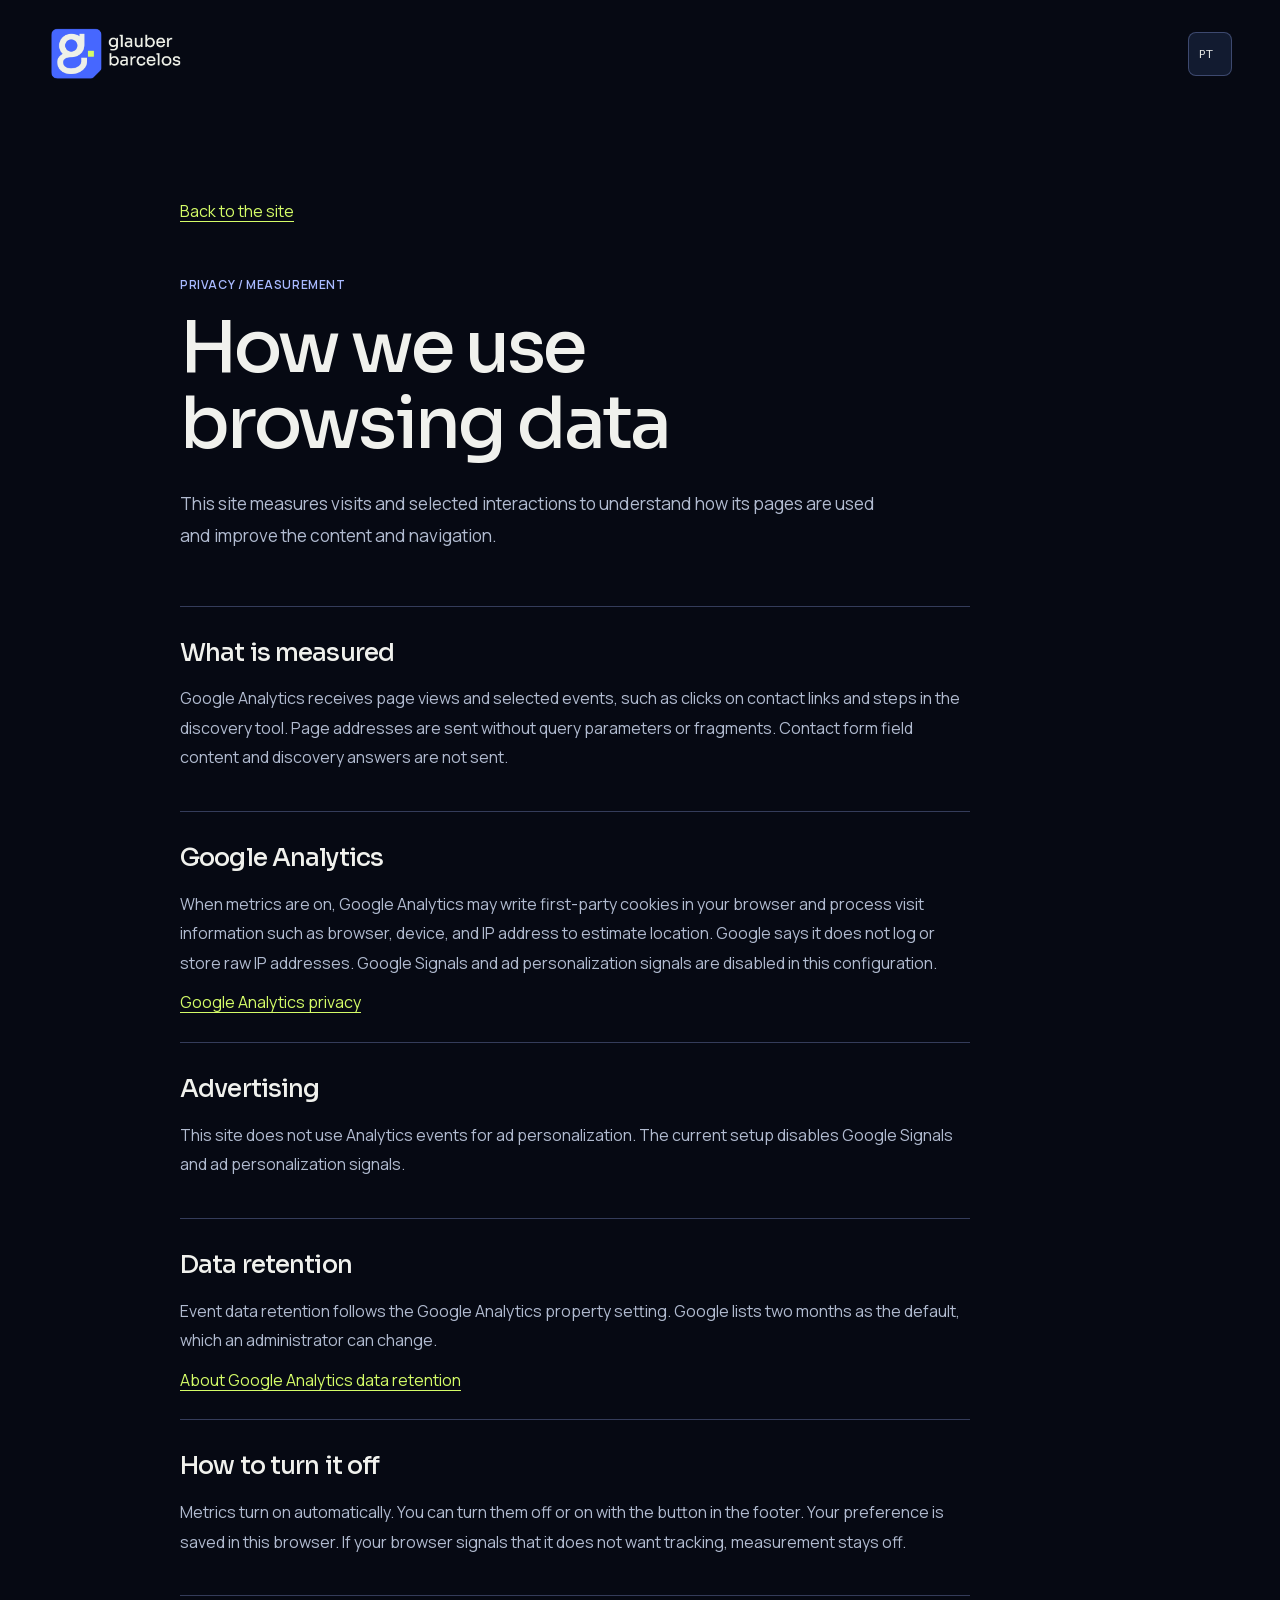
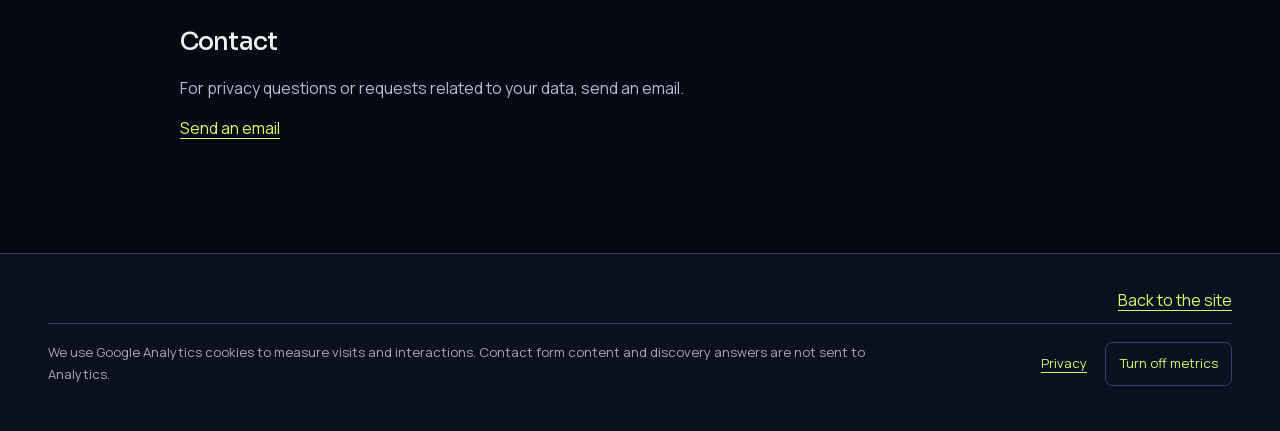
<file: privacidade.html>
<!DOCTYPE html>
<html lang="pt-BR">
<head>
    <meta charset="UTF-8">
    <meta name="viewport" content="width=device-width, initial-scale=1.0">
    <meta name="color-scheme" content="dark">
    <title data-i18n="privacy_meta_title">Privacidade e medição | Glauber Barcelos</title>
    <meta name="description" data-i18n="privacy_meta_description" data-i18n-attr="content" content="Saiba como este site mede visitas, quais dados são enviados ao Google Analytics e como desativar as métricas.">
    <meta name="robots" content="index, follow">
    <meta name="theme-color" content="#060913">
    <link rel="canonical" href="https://glauberbarcelos.com.br/privacidade.html">
    <link rel="stylesheet" href="css/styles.css?v=privacy-20261124">
    <link rel="stylesheet" href="css/portal.css?v=privacy-20261124">
    <link rel="icon" type="image/png" sizes="32x32" href="img/brand/icon-32.png?v=portal2">
</head>
<body class="portfolio-next portal-site future-site">
    <header class="privacy-header">
        <div class="shell">
            <a class="brand" href="index.html" aria-label="Glauber Barcelos">
                <img src="img/brand/glauber-signature.png?v=portal2" alt="Glauber Barcelos" width="1200" height="400">
            </a>
            <button id="langToggle" class="lang-toggle" type="button" aria-label="Switch language" data-i18n="privacy_language" data-i18n-attr="aria-label">EN</button>
        </div>
    </header>

    <main class="privacy-main" id="conteudo">
        <article class="privacy-document shell">
            <a class="privacy-back" href="index.html" data-i18n="privacy_back">Voltar ao site</a>
            <p class="privacy-kicker" data-i18n="privacy_kicker">PRIVACIDADE / MEDIÇÃO</p>
            <h1 data-i18n="privacy_title">Como usamos dados de navegação</h1>
            <p class="privacy-intro" data-i18n="privacy_intro">Este site mede visitas e algumas interações para entender o uso das páginas e melhorar o conteúdo e a navegação.</p>

            <section class="privacy-section">
                <h2 data-i18n="privacy_scope_heading">O que é medido</h2>
                <p data-i18n="privacy_scope_copy">O Google Analytics recebe visualizações de página e eventos selecionados, como cliques em links de contato e etapas do diagnóstico. O endereço da página é enviado sem parâmetros de consulta ou fragmentos. O conteúdo dos campos do formulário e as respostas do diagnóstico não são enviados.</p>
            </section>

            <section class="privacy-section">
                <h2 data-i18n="privacy_google_heading">Google Analytics</h2>
                <p data-i18n="privacy_google_copy">Quando as métricas estão ativas, o Google Analytics pode gravar cookies próprios no navegador e processa informações técnicas sobre a visita, como navegador e dispositivo. O Google informa que não registra nem armazena o endereço IP bruto. Google Signals e personalização de anúncios estão desativados nesta configuração.</p>
                <a href="https://support.google.com/analytics/answer/6004245?hl=pt-BR" target="_blank" rel="noopener noreferrer" data-i18n="privacy_google_link">Privacidade no Google Analytics</a>
            </section>

            <section class="privacy-section">
                <h2 data-i18n="privacy_ads_heading">Publicidade</h2>
                <p data-i18n="privacy_ads_copy">Este site não usa os eventos do Analytics para personalização de anúncios. A configuração atual desativa Google Signals e os sinais de personalização de anúncios.</p>
            </section>

            <section class="privacy-section">
                <h2 data-i18n="privacy_retention_heading">Prazo de retenção</h2>
                <p data-i18n="privacy_retention_copy">O prazo dos dados de eventos segue a configuração da propriedade do Google Analytics. O Google informa dois meses como padrão, com possibilidade de ajuste pelo administrador.</p>
                <a href="https://support.google.com/analytics/answer/7667196?hl=pt-BR" target="_blank" rel="noopener noreferrer" data-i18n="privacy_retention_link">Sobre a retenção de dados do Google Analytics</a>
            </section>

            <section class="privacy-section">
                <h2 data-i18n="privacy_control_heading">Como desativar</h2>
                <p data-i18n="privacy_control_copy">As métricas ficam ligadas automaticamente. Você pode desativá-las ou reativá-las pelo botão no rodapé. A preferência fica salva neste navegador. Se o navegador sinalizar que não deseja rastreamento, a medição permanece desligada.</p>
            </section>

            <section class="privacy-section">
                <h2 data-i18n="privacy_contact_heading">Contato</h2>
                <p data-i18n="privacy_contact_copy">Para dúvidas sobre privacidade ou solicitações relacionadas aos seus dados, envie um e-mail.</p>
                <a href="mailto:ggbarcelos@gmail.com" data-i18n="privacy_contact_link">Enviar e-mail</a>
            </section>
        </article>
    </main>

    <footer class="privacy-footer">
        <div class="shell">
            <a href="index.html" data-i18n="privacy_back">Voltar ao site</a>
        </div>
    </footer>

    <script src="js/analytics-config.js?v=privacy-20261124"></script>
    <script src="js/google-analytics.js?v=privacy-20261124"></script>
    <script src="js/clarity.js"></script>
    <script src="js/analytics.js?v=privacy-20261124"></script>
    <script src="js/i18n.js?v=privacy-20261124"></script>
    <script src="js/contact.js?v=privacy-20261124"></script>
    <script src="js/analytics-consent.js?v=privacy-20261124"></script>
</body>
</html>
</file>
<file: css/styles.css>
@font-face { font-family: 'GB Sora'; src: url('../img/fonts/sora.woff2') format('woff2'); font-weight: 100 800; font-style: normal; font-display: swap; }
@font-face { font-family: 'GB Manrope'; src: url('../img/fonts/manrope.woff2') format('woff2'); font-weight: 200 800; font-style: normal; font-display: swap; }
@font-face { font-family: 'GB Mono'; src: url('../img/fonts/ibm-plex-mono.woff2') format('woff2'); font-weight: 400 500; font-style: normal; font-display: swap; }

:root {
    --future-cyan: #80f5ed;
    --future-violet: #b59aff;
    --future-night: #060913;
    --future-panel: #0d1425;
    --future-border: rgba(142, 175, 235, .22);
    --primary: #d4fc68;
    --primary-dark: #b6df48;
    --electric: #4667ff;
    --paper: #eef0e8;
    --text-muted: #a6a8ad;
    --display: 'GB Sora', system-ui, sans-serif;
    --ink: #091019;
    --ink-soft: #0e1722;
    --surface: #111d2a;
    --surface-strong: #152436;
    --line: rgba(206, 230, 238, 0.12);
    --line-strong: rgba(206, 230, 238, 0.22);
    --text: #eff8f8;
    --text-soft: #a9bac1;
    --text-dim: #71838b;
    --mint: #88f3c8;
    --mint-strong: #52dfae;
    --blue: #9ab5ff;
    --violet: #c2a2ff;
    --orange: #ff8c60;
    --mono: 'DM Mono', ui-monospace, SFMono-Regular, Menlo, monospace;
    --sans: 'Manrope', system-ui, -apple-system, BlinkMacSystemFont, 'Segoe UI', sans-serif;
    --shell: min(1180px, calc(100% - 64px));
    --ease: cubic-bezier(0.22, 1, 0.36, 1);
}

*, *::before, *::after { box-sizing: border-box; }
html { color-scheme: dark; scroll-behavior: smooth; font-size: 16px; }
body { margin: 0; background: var(--ink); color: var(--text); font-family: var(--sans); line-height: 1.6; overflow-x: hidden; -webkit-font-smoothing: antialiased; -webkit-tap-highlight-color: transparent; touch-action: manipulation; }
body.menu-open { overflow: hidden; }
img { display: block; max-width: 100%; }
a { color: inherit; text-decoration: none; }
button, input, textarea { font: inherit; }
button { border: 0; }
.sr-only { position: absolute; width: 1px; height: 1px; padding: 0; margin: -1px; overflow: hidden; clip: rect(0, 0, 0, 0); white-space: nowrap; border: 0; }
.skip-link { position: fixed; top: 12px; left: 50%; z-index: 100; padding: 10px 14px; border-radius: 4px; color: var(--ink); background: var(--mint); font-size: 0.78rem; font-weight: 800; transform: translate(-50%, -160%); transition: transform 0.2s var(--ease); }
.skip-link:focus { transform: translate(-50%, 0); }
header[id], section[id] { scroll-margin-top: 104px; }

.site-noise { position: fixed; inset: 0; pointer-events: none; z-index: 20; opacity: 0.035; background-image: url("data:image/svg+xml,%3Csvg viewBox='0 0 160 160' xmlns='http://www.w3.org/2000/svg'%3E%3Cfilter id='n'%3E%3CfeTurbulence type='fractalNoise' baseFrequency='.9' numOctaves='4' stitchTiles='stitch'/%3E%3C/filter%3E%3Crect width='100%25' height='100%25' filter='url(%23n)' opacity='.45'/%3E%3C/svg%3E"); }
.shell { width: var(--shell); margin-inline: auto; }

.site-nav { position: fixed; top: 0; left: 0; right: 0; z-index: 30; border-bottom: 1px solid transparent; background: rgba(9, 16, 25, 0.64); backdrop-filter: blur(18px); transition: background-color 0.3s var(--ease), border-color 0.3s var(--ease), box-shadow 0.3s var(--ease); }
.site-nav.is-scrolled { border-color: var(--line); background: rgba(9, 16, 25, 0.9); box-shadow: 0 12px 40px rgba(0, 0, 0, 0.2); }
.nav-inner { min-height: 80px; display: flex; align-items: center; justify-content: space-between; gap: 24px; }
.brand { display: inline-flex; align-items: center; white-space: nowrap; }
.brand-logo { width: 174px; height: auto; object-fit: contain; }
.nav-links { display: flex; align-items: center; gap: 28px; }
.nav-link { position: relative; color: var(--text-soft); font-size: 0.78rem; font-weight: 700; letter-spacing: 0.02em; transition: color 0.24s ease; }
.nav-link::after { content: ''; position: absolute; left: 0; right: 100%; bottom: -9px; height: 1px; background: var(--mint); transition: right 0.24s ease; }
.nav-link:hover, .nav-link.active { color: var(--text); }
.nav-link:hover::after, .nav-link.active::after { right: 0; }
.lang-toggle { min-width: 40px; padding: 8px 10px; border: 1px solid var(--line-strong); border-radius: 999px; color: var(--mint); background: transparent; cursor: pointer; font: 500 0.7rem/1 var(--mono); transition: background-color 0.24s ease, border-color 0.24s ease, color 0.24s ease; }
.lang-toggle:hover { border-color: var(--mint); background: rgba(136, 243, 200, 0.08); }
.nav-toggle { display: none; width: 42px; height: 42px; border: 1px solid var(--line); background: transparent; border-radius: 50%; cursor: pointer; }
.nav-toggle span { display: block; width: 16px; height: 1px; margin: 4px auto; background: var(--text); }

.hero-section { position: relative; min-height: 760px; display: grid; align-items: center; padding: 136px 0 100px; overflow: hidden; background: radial-gradient(circle at 72% 44%, rgba(58, 125, 133, 0.12), transparent 31%), var(--ink); }
.hero-grid { position: absolute; inset: 0; opacity: 0.18; background-image: linear-gradient(rgba(136, 243, 200, 0.15) 1px, transparent 1px), linear-gradient(90deg, rgba(136, 243, 200, 0.15) 1px, transparent 1px); background-size: 80px 80px; mask-image: linear-gradient(to bottom, black, transparent 85%); }
.hero-glow { position: absolute; border-radius: 50%; filter: blur(2px); pointer-events: none; }
.hero-glow--one { width: 380px; height: 380px; top: 24%; right: 4%; background: radial-gradient(circle, rgba(136, 243, 200, 0.12), transparent 70%); }
.hero-glow--two { width: 330px; height: 330px; bottom: -11%; left: 19%; background: radial-gradient(circle, rgba(154, 181, 255, 0.1), transparent 70%); }
.hero-layout { position: relative; z-index: 1; display: grid; grid-template-columns: minmax(0, 0.91fr) minmax(480px, 1.09fr); align-items: center; gap: 72px; }
.hero-copy { max-width: 570px; }
.eyebrow, .section-kicker, .signal-label { color: var(--mint); font: 500 0.68rem/1.3 var(--mono); letter-spacing: 0.13em; text-transform: uppercase; }
.eyebrow { display: inline-flex; align-items: center; gap: 10px; margin: 0 0 25px; }
.eyebrow-dot { width: 7px; height: 7px; border-radius: 50%; background: var(--mint); box-shadow: 0 0 0 5px rgba(136, 243, 200, 0.11); }
h1, h2, h3, p { margin-top: 0; }
h1, h2, h3 { letter-spacing: -0.055em; text-wrap: balance; }
.hero-title { max-width: 570px; margin-bottom: 26px; font-size: clamp(2.65rem, 4.1vw, 4.25rem); font-weight: 800; line-height: 1.05; }
.hero-title em { color: var(--mint); font-style: normal; }
.hero-lead { max-width: 540px; margin-bottom: 34px; color: var(--text-soft); font-size: clamp(1rem, 1.4vw, 1.16rem); line-height: 1.7; }
.hero-actions { display: flex; align-items: center; flex-wrap: wrap; gap: 23px; }
.button { display: inline-flex; align-items: center; justify-content: center; gap: 11px; min-height: 52px; padding: 14px 20px; border-radius: 4px; font-size: 0.82rem; font-weight: 800; cursor: pointer; transition: transform 0.25s var(--ease), background-color 0.25s ease, border-color 0.25s ease, color 0.25s ease, box-shadow 0.25s ease; }
.button:hover { transform: translateY(-3px); }
.button--primary { color: var(--ink); background: var(--mint); box-shadow: 0 10px 24px rgba(82, 223, 174, 0.12); }
.button--primary:hover { background: #b0fbe0; box-shadow: 0 14px 35px rgba(82, 223, 174, 0.2); }
.button--ghost { border: 1px solid var(--line-strong); color: var(--text); background: transparent; }
.button--ghost:hover { border-color: var(--mint); color: var(--mint); }
.button--light { color: var(--ink); background: var(--text); }
.button--light:hover { background: var(--mint); }
.button--full { width: 100%; }
.text-link, .inline-arrow, .card-link { display: inline-flex; align-items: center; gap: 9px; color: var(--text); font-size: 0.8rem; font-weight: 800; transition: color 0.25s ease, gap 0.25s var(--ease); }
.text-link:hover, .inline-arrow:hover, .card-link:hover { gap: 14px; color: var(--mint); }
.text-link i, .inline-arrow i, .card-link i { color: var(--mint); font-size: 0.7rem; }
.hero-proof { display: flex; align-items: center; gap: 13px; margin-top: 45px; color: var(--text-dim); font: 500 0.7rem/1.4 var(--mono); }
.proof-avatars { display: inline-flex; }
.proof-avatars i { display: grid; place-items: center; width: 27px; height: 27px; margin-left: -5px; border: 2px solid var(--ink); border-radius: 50%; color: var(--ink); background: var(--mint); font-size: 0.62rem; }
.proof-avatars i:first-child { margin-left: 0; background: var(--blue); }
.proof-avatars i:last-child { background: var(--violet); }

.hero-visual { position: relative; min-height: 440px; display: grid; place-items: center; }
.orbit { position: absolute; border: 1px solid rgba(136, 243, 200, 0.16); border-radius: 50%; transform: rotate(-18deg); }
.orbit--one { width: 620px; height: 360px; }
.orbit--two { width: 470px; height: 270px; border-color: rgba(154, 181, 255, 0.13); transform: rotate(27deg); }
.hero-terminal { position: relative; z-index: 2; width: min(100%, 560px); overflow: hidden; border: 1px solid rgba(206, 230, 238, 0.23); border-radius: 10px; background: rgba(17, 29, 42, 0.89); box-shadow: 0 35px 80px rgba(0, 0, 0, 0.34), 0 0 80px rgba(136, 243, 200, 0.08); transform: perspective(1400px) rotateY(-6deg) rotateX(2deg); }
.terminal-topbar { display: grid; grid-template-columns: 70px 1fr auto; align-items: center; gap: 12px; padding: 14px 17px; border-bottom: 1px solid var(--line); color: var(--text-dim); font: 400 0.65rem/1 var(--mono); }
.terminal-dots { display: flex; gap: 5px; }
.terminal-dots span { width: 7px; height: 7px; border-radius: 50%; background: #50606b; }
.terminal-dots span:first-child { background: var(--orange); }.terminal-dots span:nth-child(2) { background: #f4cc65; }.terminal-dots span:nth-child(3) { background: var(--mint); }
.terminal-path { white-space: nowrap; }
.terminal-status { display: inline-flex; align-items: center; gap: 6px; color: var(--mint); }
.terminal-status > span:first-child { width: 5px; height: 5px; border-radius: 50%; background: var(--mint); }
.terminal-body { padding: 28px 25px 30px; font: 400 0.73rem/2.05 var(--mono); }
.terminal-line { display: grid; grid-template-columns: 28px 1fr; color: #cde4e5; white-space: nowrap; }.terminal-line b { color: var(--violet); font-weight: 400; }.terminal-line i { color: var(--blue); font-style: normal; }.terminal-line em { color: var(--mint); font-style: normal; }.terminal-line strong { color: var(--orange); font-weight: 500; }.terminal-line--muted { color: #78909a; }.terminal-line--empty { margin: 5px 0; }.line-number { color: #4a5d67; }
.terminal-output { display: flex; align-items: center; gap: 9px; margin-top: 10px; color: var(--mint); }.output-check { display: grid; place-items: center; width: 18px; height: 18px; border-radius: 50%; color: var(--ink); background: var(--mint); font-size: 0.68rem; }.cursor { width: 6px; height: 15px; background: var(--mint); animation: blink 1.1s steps(1) infinite; }
@keyframes blink { 50% { opacity: 0; } }
.terminal-footer { display: grid; grid-template-columns: repeat(3, 1fr); padding: 15px 24px; border-top: 1px solid var(--line); background: rgba(7, 13, 20, 0.32); }.terminal-footer > span { display: grid; gap: 5px; }.terminal-label { color: var(--text-dim); font: 400 0.58rem/1 var(--mono); letter-spacing: 0.09em; }.terminal-footer strong { font-size: 1.05rem; letter-spacing: -0.04em; }.terminal-footer small { color: var(--text-soft); font: 400 0.61rem/1 var(--mono); letter-spacing: 0; }
.floating-note { position: absolute; z-index: 3; display: flex; align-items: center; gap: 10px; padding: 11px 14px; border: 1px solid var(--line-strong); border-radius: 8px; background: rgba(17, 29, 42, 0.93); box-shadow: 0 16px 34px rgba(0, 0, 0, 0.22); }.floating-note--top { top: 45px; right: 0; }.floating-note--bottom { bottom: 38px; left: 2px; }.floating-note > span:last-child { display: grid; gap: 2px; }.floating-note small { color: var(--text-dim); font: 400 0.6rem/1 var(--mono); }.floating-note strong { font-size: 0.78rem; }.floating-icon { display: grid; place-items: center; width: 28px; height: 28px; border-radius: 6px; color: var(--ink); background: var(--mint); font-size: 0.68rem; }.floating-icon--purple { color: #fff; background: var(--violet); }
.scroll-cue { position: absolute; bottom: 30px; left: 50%; z-index: 2; display: flex; align-items: center; gap: 10px; color: var(--text-dim); font: 400 0.62rem/1 var(--mono); letter-spacing: 0.1em; text-transform: uppercase; transform: translateX(-50%); }.scroll-cue i { color: var(--mint); animation: bob 1.6s ease-in-out infinite; }@keyframes bob { 50% { transform: translateY(4px); } }

.signal-strip { border-block: 1px solid var(--line); background: var(--ink-soft); }.signal-inner { display: flex; align-items: center; gap: 45px; min-height: 83px; }.signal-label { flex: 0 0 auto; color: var(--text-dim); font-size: 0.6rem; }.signal-items { display: grid; grid-template-columns: repeat(4, 1fr); flex: 1; gap: 20px; }.signal-items > span { display: inline-flex; align-items: center; gap: 9px; color: var(--text-soft); font-size: 0.72rem; font-weight: 700; }.signal-items i { color: var(--mint); font-size: 0.78rem; }

.section { padding: 132px 0; }.section--about { background: var(--ink); }.about-layout { display: grid; grid-template-columns: minmax(300px, 0.86fr) minmax(0, 1fr); align-items: center; gap: 100px; }.about-media { position: relative; }.image-frame { position: relative; margin-right: 24px; padding: 14px; border: 1px solid var(--line-strong); background: linear-gradient(145deg, rgba(136, 243, 200, 0.1), transparent 38%); }.image-frame::before { content: ''; position: absolute; top: -1px; left: -1px; width: 75px; height: 75px; border-top: 2px solid var(--mint); border-left: 2px solid var(--mint); }.image-frame img { width: 100%; aspect-ratio: 1 / 1; object-fit: cover; filter: saturate(0.8) contrast(1.04); }.image-caption { display: flex; align-items: center; gap: 9px; padding: 14px 2px 1px; color: var(--text-dim); font: 400 0.62rem/1 var(--mono); text-transform: uppercase; letter-spacing: 0.08em; }.caption-marker { width: 5px; height: 5px; background: var(--mint); }.about-code-card { position: absolute; right: -21px; bottom: 32px; display: grid; gap: 9px; padding: 16px 19px; border: 1px solid rgba(194, 162, 255, 0.4); background: var(--surface-strong); box-shadow: 15px 18px 40px rgba(0, 0, 0, 0.28); }.code-comment { color: var(--text-dim); font: 400 0.59rem/1 var(--mono); }.about-code-card strong { color: var(--text); font-size: 0.92rem; line-height: 1.05; }.about-code-card em { color: var(--violet); font-style: normal; }.section-kicker { margin-bottom: 17px; }.about-copy h2, .section-heading h2, .method-intro h2, .fit-copy h2, .contact-copy h2 { margin-bottom: 23px; font-size: clamp(2.45rem, 4.7vw, 4.3rem); line-height: 1.02; }.about-copy > p:not(.section-kicker) { max-width: 650px; color: var(--text-soft); font-size: 0.97rem; }.about-copy > p + p { margin-top: 15px; }.inline-arrow { margin-top: 15px; color: var(--mint); }.about-pillars { display: grid; gap: 0; margin-top: 45px; border-top: 1px solid var(--line); }.about-pillars > div { display: flex; align-items: center; gap: 17px; padding: 14px 0; border-bottom: 1px solid var(--line); }.about-pillars strong { width: 30px; color: var(--mint); font: 500 0.68rem/1 var(--mono); }.about-pillars span { color: var(--text-soft); font-size: 0.82rem; font-weight: 700; }

.about-layout { grid-template-columns: minmax(0, 0.94fr) minmax(0, 1.06fr); align-items: stretch; gap: clamp(54px, 7vw, 104px); }
.section--about { position: relative; overflow: hidden; background: radial-gradient(circle at 8% 46%, rgba(136, 243, 200, 0.06), transparent 27%), var(--ink); }
.section--about::after { content: ''; position: absolute; top: 0; right: 6%; width: 1px; height: 100%; background: linear-gradient(180deg, transparent, rgba(136, 243, 200, 0.16), transparent); pointer-events: none; }
.about-media { position: relative; z-index: 1; display: flex; flex-direction: column; max-width: 530px; }
.about-visual-meta { display: flex; align-items: center; justify-content: space-between; margin-bottom: 13px; color: var(--text-dim); font: 500 0.61rem/1 var(--mono); letter-spacing: 0.11em; }
.about-visual-meta span:first-child { color: var(--mint); }
.about-portrait-card { position: relative; display: flex; flex: 1; flex-direction: column; margin: 0; padding: 10px; border: 1px solid rgba(194, 220, 225, 0.2); background: linear-gradient(145deg, rgba(136, 243, 200, 0.12), rgba(12, 23, 33, 0.52) 36%, rgba(154, 181, 255, 0.08)); box-shadow: 0 30px 70px rgba(0, 0, 0, 0.26); }
.about-portrait-stage { position: relative; flex: 1; min-height: 430px; overflow: hidden; display: grid; place-items: center; background: #081622; isolation: isolate; }
.about-portrait-stage::before { content: ''; position: absolute; inset: 10%; z-index: 0; border: 1px solid rgba(136, 243, 200, 0.12); border-radius: 50%; transform: rotate(-18deg) scaleX(1.35); }
.about-portrait-stage::after { content: ''; position: absolute; inset: 0; z-index: 3; background: linear-gradient(125deg, rgba(6, 16, 25, 0.22), transparent 37%, rgba(4, 12, 19, 0.15)); pointer-events: none; }
.about-portrait { position: relative; z-index: 2; display: block; width: 100%; height: 100%; object-fit: contain; object-position: center; filter: saturate(0.88) contrast(1.04); }
.about-stage-orbit { position: absolute; z-index: 1; border: 1px solid rgba(154, 181, 255, 0.22); border-radius: 50%; pointer-events: none; }
.about-stage-orbit--one { width: 83%; height: 46%; transform: rotate(-22deg); }
.about-stage-orbit--two { width: 62%; height: 83%; border-color: rgba(136, 243, 200, 0.13); transform: rotate(27deg); }
.about-stage-tag { display: inline-flex; align-items: center; align-self: flex-start; gap: 8px; margin: 12px 0 0 2px; padding: 8px 10px; border: 1px solid rgba(136, 243, 200, 0.28); color: var(--text); background: rgba(8, 22, 34, 0.82); box-shadow: 0 12px 25px rgba(0, 0, 0, 0.2); font: 500 0.58rem/1 var(--mono); letter-spacing: 0.02em; }
.about-stage-tag i { color: var(--mint); font-size: 0.67rem; }
.image-caption { display: flex; align-items: center; gap: 9px; padding: 14px 2px 1px; color: var(--text-dim); font: 400 0.62rem/1 var(--mono); text-transform: uppercase; letter-spacing: 0.08em; }
.caption-marker { width: 5px; height: 5px; background: var(--mint); }
.about-identity-card { position: relative; z-index: 5; display: flex; align-items: center; align-self: flex-end; gap: 13px; min-width: 214px; margin: 14px 24px 0 0; padding: 14px 15px; border: 1px solid rgba(194, 162, 255, 0.38); background: rgba(17, 29, 42, 0.94); box-shadow: 0 18px 38px rgba(0, 0, 0, 0.3); }
.identity-index { align-self: flex-start; color: var(--violet); font: 500 0.64rem/1 var(--mono); }
.identity-copy { display: grid; gap: 5px; }
.identity-copy strong { color: var(--text); font-size: 0.83rem; line-height: 1.05; }
.identity-copy small { color: var(--text-dim); font: 400 0.58rem/1 var(--mono); }
.about-identity-card > i { margin-left: auto; color: var(--violet); font-size: 0.72rem; }
.about-heading-line { display: flex; align-items: center; justify-content: space-between; gap: 20px; }
.about-heading-line .section-kicker { margin-bottom: 17px; }
.about-heading-line > span { color: var(--text-dim); font: 500 0.62rem/1 var(--mono); letter-spacing: 0.09em; }
.about-copy { position: relative; z-index: 1; max-width: 640px; }
.about-copy h2 { margin-bottom: 24px; font-size: clamp(2.5rem, 4.25vw, 4.05rem); line-height: 1.01; }
.about-copy > p:not(.section-kicker) { max-width: 620px; color: var(--text-soft); font-size: 0.96rem; }
.about-copy > p + p { margin-top: 16px; }
.about-link-row { display: flex; align-items: center; flex-wrap: wrap; gap: 14px 17px; margin-top: 23px; }
.about-link-row .inline-arrow { margin-top: 0; }
.about-link-note { color: var(--text-dim); font: 400 0.6rem/1 var(--mono); letter-spacing: 0.08em; text-transform: uppercase; }
.about-pillars { display: grid; gap: 0; margin-top: 46px; border-top: 1px solid var(--line); }
.about-pillars > div { display: grid; grid-template-columns: 30px 1fr 18px; align-items: center; gap: 15px; padding: 16px 0; border-bottom: 1px solid var(--line); }
.about-pillars strong { color: var(--mint); font: 500 0.68rem/1 var(--mono); }
.about-pillars span { color: var(--text-soft); font-size: 0.82rem; font-weight: 700; }
.about-pillars i { color: var(--text-dim); font-size: 0.66rem; text-align: right; }

.section--solutions { background: var(--surface); }.section-heading { max-width: 840px; margin-bottom: 57px; }.section-heading--split { display: grid; grid-template-columns: 1.15fr 0.75fr; align-items: end; gap: 70px; max-width: none; }.section-heading h2 { margin-bottom: 0; }.section-heading > p { margin: 0 0 7px; color: var(--text-soft); font-size: 0.93rem; }.solution-grid { display: grid; grid-template-columns: repeat(4, 1fr); gap: 14px; }.solution-card { min-height: 312px; display: flex; flex-direction: column; padding: 26px; border: 1px solid var(--line); background: rgba(9, 16, 25, 0.45); transition: border-color 0.28s ease, background-color 0.28s ease, transform 0.28s var(--ease); }.solution-card:hover { border-color: rgba(136, 243, 200, 0.48); background: rgba(16, 32, 43, 0.75); transform: translateY(-6px); }.solution-card--wide { grid-column: span 2; }.solution-card--accent { background: linear-gradient(145deg, rgba(136, 243, 200, 0.11), rgba(9, 16, 25, 0.35)); }.solution-card--outline { border-color: rgba(154, 181, 255, 0.32); }.solution-card-top { display: flex; align-items: center; justify-content: space-between; margin-bottom: 55px; }.solution-card-top i { color: var(--mint); font-size: 1.25rem; }.solution-number, .case-index, .method-index { color: var(--text-dim); font: 400 0.64rem/1 var(--mono); letter-spacing: 0.08em; }.solution-card h3 { margin-bottom: 13px; font-size: 1.35rem; }.solution-card p { max-width: 440px; margin-bottom: 24px; color: var(--text-soft); font-size: 0.83rem; }.solution-tags, .case-meta { display: flex; flex-wrap: wrap; gap: 6px; margin-top: auto; }.solution-tags span, .case-meta span { padding: 5px 8px; border: 1px solid var(--line-strong); color: var(--text-dim); font: 400 0.59rem/1 var(--mono); }.card-link { margin-top: auto; color: var(--mint); font-size: 0.74rem; }

.section--solutions { position: relative; overflow: hidden; background: var(--surface); }
.section--solutions::before { content: ''; position: absolute; inset: 0; opacity: 0.28; background-image: linear-gradient(rgba(136, 243, 200, 0.06) 1px, transparent 1px), linear-gradient(90deg, rgba(136, 243, 200, 0.06) 1px, transparent 1px); background-size: 72px 72px; mask-image: linear-gradient(135deg, rgba(0, 0, 0, 0.8), transparent 62%); pointer-events: none; }
.section--solutions > .shell { position: relative; z-index: 1; }
.services-head { display: grid; grid-template-columns: minmax(0, 1.08fr) minmax(320px, 0.72fr); align-items: end; gap: clamp(48px, 8vw, 122px); margin-bottom: 48px; }
.services-section-index { margin-bottom: 25px; color: var(--mint); font: 500 0.64rem/1 var(--mono); letter-spacing: 0.12em; }
.services-section-index span { color: var(--text-dim); }
.services-head-main h2 { max-width: 760px; margin: 0; font-size: clamp(2.7rem, 5vw, 5rem); line-height: 0.98; letter-spacing: -0.07em; }
.services-head-side { max-width: 440px; padding-left: 28px; border-left: 1px solid rgba(136, 243, 200, 0.28); }
.services-head-side > p { margin: 0; color: var(--text-soft); font-size: 0.92rem; line-height: 1.65; }
.services-proof { display: grid; grid-template-columns: repeat(3, 1fr); gap: 15px; margin-top: 31px; padding-top: 17px; border-top: 1px solid var(--line); }
.services-proof span { display: grid; gap: 5px; }
.services-proof strong { color: var(--text); font-size: 1.1rem; letter-spacing: -0.05em; }
.services-proof small { color: var(--text-dim); font: 400 0.57rem/1.25 var(--mono); text-transform: uppercase; }
.services-divider { display: grid; grid-template-columns: 1fr auto 1fr; align-items: center; gap: 13px; margin-bottom: 17px; color: var(--mint); }
.services-divider span { height: 1px; background: var(--line); }
.services-divider i { font-size: 0.67rem; }
.solution-grid { display: grid; grid-template-columns: repeat(12, minmax(0, 1fr)); gap: 14px; }
.solution-card { position: relative; display: flex; grid-column: span 4; min-height: 337px; flex-direction: column; overflow: hidden; padding: 27px; border: 1px solid var(--line); background: rgba(9, 16, 25, 0.68); transition: border-color 0.28s ease, background-color 0.28s ease, transform 0.28s var(--ease), box-shadow 0.28s ease; }
.solution-card::before { content: ''; position: absolute; top: 0; left: 27px; right: 27px; height: 2px; background: var(--mint); opacity: 0.65; }
.solution-card::after { content: ''; position: absolute; right: -85px; bottom: -110px; width: 240px; height: 240px; border: 1px solid rgba(136, 243, 200, 0.11); border-radius: 50%; box-shadow: 0 0 0 22px rgba(136, 243, 200, 0.025), 0 0 0 44px rgba(136, 243, 200, 0.018); pointer-events: none; }
.solution-card:hover { border-color: rgba(136, 243, 200, 0.52); background: rgba(16, 32, 43, 0.8); box-shadow: 0 20px 40px rgba(0, 0, 0, 0.18); transform: translateY(-5px); }
.solution-card--featured { grid-column: span 7; min-height: 376px; background: linear-gradient(135deg, rgba(136, 243, 200, 0.15), rgba(9, 16, 25, 0.73) 47%); }
.solution-card--accent { grid-column: span 5; background: linear-gradient(145deg, rgba(154, 181, 255, 0.14), rgba(9, 16, 25, 0.74) 62%); }
.solution-card--ai::before { background: var(--violet); }
.solution-card--ai { background: linear-gradient(145deg, rgba(194, 162, 255, 0.1), rgba(9, 16, 25, 0.7) 60%); }
.solution-card--architecture::before { background: var(--blue); }
.solution-card--architecture { background: linear-gradient(145deg, rgba(154, 181, 255, 0.08), rgba(9, 16, 25, 0.7) 60%); }
.solution-card--advisory { grid-column: span 4; background: linear-gradient(145deg, rgba(255, 179, 122, 0.09), rgba(9, 16, 25, 0.72) 62%); }
.solution-card--advisory::before { background: var(--orange); }
.solution-card-top { position: relative; z-index: 1; display: flex; align-items: center; justify-content: space-between; margin-bottom: 55px; }
.solution-card-top > i { color: var(--mint); font-size: 1.12rem; }
.solution-card--ai .solution-card-top > i { color: var(--violet); }.solution-card--architecture .solution-card-top > i { color: var(--blue); }.solution-card--advisory .solution-card-top > i { color: var(--orange); }
.solution-number { color: var(--text-dim); font: 500 0.63rem/1 var(--mono); letter-spacing: 0.08em; }.solution-number em { color: var(--text-dim); font-style: normal; opacity: 0.65; }
.solution-card-body { position: relative; z-index: 1; }.solution-card-kicker { display: block; margin-bottom: 11px; color: var(--mint); font: 500 0.59rem/1 var(--mono); letter-spacing: 0.1em; text-transform: uppercase; }.solution-card--ai .solution-card-kicker { color: var(--violet); }.solution-card--architecture .solution-card-kicker { color: var(--blue); }.solution-card--advisory .solution-card-kicker { color: var(--orange); }
.solution-card h3 { max-width: 460px; margin-bottom: 14px; font-size: 1.53rem; letter-spacing: -0.05em; }.solution-card--featured h3 { max-width: 550px; font-size: clamp(1.8rem, 3vw, 2.55rem); }.solution-card p { max-width: 480px; margin: 0; color: var(--text-soft); font-size: 0.82rem; line-height: 1.65; }
.solution-card-bottom { position: relative; z-index: 1; display: flex; align-items: end; justify-content: space-between; gap: 18px; margin-top: auto; padding-top: 31px; }.solution-tags { display: flex; flex-wrap: wrap; gap: 6px; margin-top: 0; }.solution-tags span { padding: 5px 8px; border: 1px solid var(--line-strong); color: var(--text-dim); font: 400 0.57rem/1 var(--mono); }.solution-card-arrow { display: grid; flex: 0 0 auto; place-items: center; width: 31px; height: 31px; border: 1px solid var(--line-strong); color: var(--text-dim); font-size: 0.66rem; transition: border-color 0.25s ease, color 0.25s ease, transform 0.25s var(--ease); }.solution-card:hover .solution-card-arrow { border-color: var(--mint); color: var(--mint); transform: translate(2px, -2px); }
.services-closer { display: flex; align-items: center; justify-content: space-between; gap: 30px; padding-top: 25px; border-top: 1px solid var(--line); }.services-closer-label { color: var(--mint); font: 500 0.59rem/1 var(--mono); letter-spacing: 0.12em; }.services-closer p { margin: 8px 0 0; color: var(--text-soft); font-size: 0.82rem; }.services-closer .card-link { margin-top: 0; white-space: nowrap; }

.section--method { background: var(--ink-soft); }.method-layout { display: grid; grid-template-columns: 0.8fr 1.2fr; gap: 100px; }.method-intro { align-self: start; }.method-intro h2 { font-size: clamp(2.5rem, 4vw, 4rem); }.method-intro > p:not(.section-kicker) { max-width: 410px; margin-bottom: 32px; color: var(--text-soft); font-size: 0.94rem; }.method-steps { border-top: 1px solid var(--line); }.method-step { display: grid; grid-template-columns: 45px 1fr 20px; gap: 19px; align-items: start; padding: 23px 0; border-bottom: 1px solid var(--line); }.method-step h3 { margin: 0 0 7px; font-size: 1.25rem; letter-spacing: -0.04em; }.method-step p { max-width: 550px; margin: 0; color: var(--text-soft); font-size: 0.82rem; }.method-step > i { margin-top: 5px; color: var(--mint); font-size: 0.72rem; }

.section--method { position: relative; overflow: hidden; background: radial-gradient(circle at 86% 18%, rgba(154, 181, 255, 0.11), transparent 28%), var(--ink-soft); }
.section--method::before { content: ''; position: absolute; inset: 0; opacity: 0.2; background-image: linear-gradient(rgba(154, 181, 255, 0.08) 1px, transparent 1px), linear-gradient(90deg, rgba(154, 181, 255, 0.08) 1px, transparent 1px); background-size: 80px 80px; mask-image: linear-gradient(180deg, transparent, rgba(0, 0, 0, 0.8) 28%, transparent); pointer-events: none; }
.section--method > .shell { position: relative; z-index: 1; }
.method-header { display: grid; grid-template-columns: minmax(0, 1.1fr) minmax(320px, 0.72fr); align-items: end; gap: clamp(48px, 8vw, 120px); margin-bottom: 52px; }
.method-section-index { margin-bottom: 25px; color: var(--violet); font: 500 0.64rem/1 var(--mono); letter-spacing: 0.12em; }.method-section-index span { color: var(--text-dim); }
.method-header-main h2 { max-width: 750px; margin: 0; font-size: clamp(2.7rem, 4.8vw, 4.8rem); line-height: 0.98; letter-spacing: -0.07em; }
.method-header-side { max-width: 430px; padding-left: 28px; border-left: 1px solid rgba(194, 162, 255, 0.32); }.method-header-side > p { margin: 0; color: var(--text-soft); font-size: 0.92rem; line-height: 1.65; }.method-header-side .button { margin-top: 25px; }
.method-feature { display: grid; grid-template-columns: minmax(0, 1.08fr) minmax(340px, 0.92fr); align-items: stretch; gap: clamp(48px, 7vw, 100px); }
.method-visual { min-width: 0; margin: 0; }.method-image-frame { position: relative; overflow: hidden; padding: 10px; border: 1px solid rgba(154, 181, 255, 0.32); background: linear-gradient(145deg, rgba(154, 181, 255, 0.11), rgba(8, 18, 31, 0.62)); box-shadow: 0 28px 62px rgba(0, 0, 0, 0.27); }.method-image-frame::before { content: ''; position: absolute; top: -1px; left: -1px; z-index: 2; width: 82px; height: 82px; border-top: 2px solid var(--violet); border-left: 2px solid var(--violet); pointer-events: none; }.method-image-frame img { display: block; width: 100%; height: auto; aspect-ratio: 1774 / 887; object-fit: cover; filter: saturate(0.82) contrast(1.04); }.method-visual-caption { display: flex; align-items: center; justify-content: space-between; gap: 18px; margin-top: 14px; color: var(--text-dim); font: 400 0.61rem/1 var(--mono); letter-spacing: 0.08em; text-transform: uppercase; }.method-visual-caption span:first-child { color: var(--violet); }
.method-visual-principles { display: grid; grid-template-columns: repeat(3, 1fr); gap: 12px; margin-top: 25px; padding-top: 18px; border-top: 1px solid var(--line); }.method-visual-principles > div { display: grid; gap: 7px; }.method-visual-principles strong { color: var(--violet); font: 500 0.62rem/1 var(--mono); }.method-visual-principles span { color: var(--text-soft); font-size: 0.68rem; line-height: 1.25; }
.method-steps { display: grid; grid-template-columns: repeat(2, minmax(0, 1fr)); align-content: start; column-gap: 28px; }.method-step { display: grid; grid-template-columns: 36px minmax(0, 1fr); align-items: start; gap: 14px; padding: 22px 0; border-top: 1px solid var(--line); transition: border-color 0.25s ease, transform 0.25s var(--ease); }.method-step:nth-child(odd) { padding-right: 22px; border-right: 1px solid var(--line); }.method-step:hover { border-color: rgba(194, 162, 255, 0.44); transform: translateX(4px); }.method-step-marker { display: grid; gap: 12px; }.method-step-marker span { color: var(--violet); font: 500 0.65rem/1 var(--mono); letter-spacing: 0.08em; }.method-step-marker i { color: var(--text-dim); font-size: 0.82rem; }.method-step h3 { margin: 0 0 8px; font-size: 1.28rem; letter-spacing: -0.04em; }.method-step p { max-width: 410px; margin: 0; color: var(--text-soft); font-size: 0.81rem; line-height: 1.6; }.method-step-state { grid-column: 2; justify-self: start; align-self: start; margin-top: 12px; padding: 6px 8px; border: 1px solid var(--line-strong); color: var(--text-dim); font: 400 0.56rem/1 var(--mono); letter-spacing: 0.07em; text-transform: uppercase; }

.section--cases { background: var(--ink); }.case-grid { display: grid; grid-template-columns: repeat(2, 1fr); gap: 14px; }.case-card { overflow: hidden; border: 1px solid var(--line); background: var(--surface); transition: border-color 0.28s ease, transform 0.28s var(--ease); }.case-card:hover { border-color: rgba(136, 243, 200, 0.4); transform: translateY(-5px); }.case-card--wide { grid-column: span 2; display: grid; grid-template-columns: 1.14fr 0.86fr; }.case-card--featured { border-color: rgba(136, 243, 200, 0.3); }.case-card--horizontal { grid-template-columns: 1fr 1fr; }.case-media { position: relative; min-height: 330px; overflow: hidden; display: grid; place-items: center; }.case-card:not(.case-card--wide) .case-media { min-height: 365px; }.case-media::after { content: ''; position: absolute; inset: 0; background: linear-gradient(180deg, transparent 50%, rgba(0, 0, 0, 0.28)); pointer-events: none; }.case-media img { position: relative; z-index: 1; width: 52%; height: 76%; object-fit: cover; border-radius: 14px; box-shadow: 0 25px 35px rgba(0, 0, 0, 0.3); transform: rotate(-4deg); transition: transform 0.5s var(--ease); }.case-card--wide .case-media img { width: 78%; height: 74%; transform: rotate(-2deg); }.case-card:hover .case-media img { transform: rotate(0) scale(1.035); }.case-media--orange { background: linear-gradient(145deg, #ec5b32, #ffad70); }.case-media--green { background: linear-gradient(145deg, #0e5b46, #91ddae); }.case-media--violet { background: linear-gradient(145deg, #351c75, #af85ed); }.case-media--dark { background: linear-gradient(145deg, #09243d, #184c67); }.case-media--coffee { background: linear-gradient(145deg, #3c241b, #bb8b61); }.case-label { position: absolute; top: 17px; left: 19px; z-index: 2; padding: 6px 8px; color: #fff; background: rgba(9, 16, 25, 0.48); font: 500 0.58rem/1 var(--mono); letter-spacing: 0.08em; }.case-content { display: flex; flex-direction: column; padding: 30px; }.case-index { margin-bottom: 37px; color: var(--mint); }.case-content h3 { margin-bottom: 15px; font-size: 1.85rem; }.case-content > p:not(.case-index) { color: var(--text-soft); font-size: 0.83rem; }.case-meta { margin-top: 25px; }.case-meta span { color: var(--text-soft); }

.section--cases { position: relative; overflow: hidden; background: radial-gradient(circle at 78% 18%, rgba(194, 162, 255, 0.08), transparent 30%), var(--ink); }
.section--cases::before { content: ''; position: absolute; inset: 0; opacity: 0.2; background-image: linear-gradient(rgba(136, 243, 200, 0.07) 1px, transparent 1px), linear-gradient(90deg, rgba(136, 243, 200, 0.07) 1px, transparent 1px); background-size: 72px 72px; mask-image: linear-gradient(135deg, transparent, rgba(0, 0, 0, 0.85) 35%, transparent 90%); pointer-events: none; }
.section--cases > .shell { position: relative; z-index: 1; }
.cases-head { display: grid; grid-template-columns: minmax(0, 1.08fr) minmax(320px, 0.72fr); align-items: end; gap: clamp(48px, 8vw, 120px); margin-bottom: 51px; }
.cases-section-index { margin-bottom: 25px; color: var(--orange); font: 500 0.64rem/1 var(--mono); letter-spacing: 0.12em; }.cases-section-index span { color: var(--text-dim); }
.cases-head-main h2 { max-width: 760px; margin: 0; font-size: clamp(2.65rem, 4.7vw, 4.7rem); line-height: 0.99; letter-spacing: -0.07em; }
.cases-head-side { max-width: 430px; padding-left: 28px; border-left: 1px solid rgba(255, 179, 122, 0.35); }.cases-head-side > p { margin: 0; color: var(--text-soft); font-size: 0.92rem; line-height: 1.65; }.cases-head-note { display: grid; gap: 8px; margin-top: 27px; padding-top: 16px; border-top: 1px solid var(--line); }.cases-head-note span { color: var(--orange); font: 500 0.59rem/1 var(--mono); letter-spacing: 0.11em; }.cases-head-note strong { color: var(--text); font-size: 0.78rem; line-height: 1.35; }
.case-grid { display: grid; grid-template-columns: repeat(12, minmax(0, 1fr)); gap: 14px; align-items: start; }
.case-card { position: relative; display: flex; min-height: 360px; flex-direction: column; overflow: hidden; border: 1px solid var(--line); background: var(--surface); transition: border-color 0.3s ease, transform 0.3s var(--ease), box-shadow 0.3s ease; }.case-card::before { content: ''; position: absolute; top: 0; left: 24px; right: 24px; z-index: 3; height: 2px; background: var(--mint); opacity: 0.72; }.case-card:hover { border-color: rgba(136, 243, 200, 0.48); box-shadow: 0 23px 45px rgba(0, 0, 0, 0.23); transform: translateY(-6px); }.case-card--hero { grid-column: span 8; display: grid; grid-template-columns: minmax(0, 1.04fr) minmax(280px, 0.96fr); min-height: 430px; }.case-card--hero::before { background: var(--mint); }.case-card--unimed { grid-column: span 4; min-height: 430px; }.case-card--unimed::before { background: #91ddae; }.case-card--banana { grid-column: span 4; min-height: 390px; }.case-card--banana::before { background: var(--violet); }.case-card--native { grid-column: span 4; min-height: 390px; }.case-card--native::before { background: var(--blue); }.case-card--streetme { grid-column: span 4; min-height: 390px; }.case-card--streetme::before { background: var(--orange); }
.case-media { position: relative; min-height: 240px; overflow: hidden; display: grid; place-items: center; }.case-card--hero .case-media { min-height: 430px; }.case-card--unimed .case-media { min-height: 220px; }.case-card--banana .case-media, .case-card--native .case-media, .case-card--streetme .case-media { min-height: 190px; }.case-media::after { content: ''; position: absolute; inset: 0; background: linear-gradient(180deg, transparent 46%, rgba(0, 0, 0, 0.25)); pointer-events: none; }.case-media img { position: relative; z-index: 1; display: block; width: 56%; height: 78%; object-fit: contain; border-radius: 13px; box-shadow: 0 25px 35px rgba(0, 0, 0, 0.32); transform: rotate(-4deg); transition: transform 0.5s var(--ease); }.case-card--hero .case-media img { width: 58%; height: 86%; }.case-card--unimed .case-media img { width: 52%; height: 83%; transform: rotate(4deg); }.case-card--banana .case-media img, .case-card--native .case-media img, .case-card--streetme .case-media img { width: 87%; height: 75%; object-fit: contain; border-radius: 8px; transform: rotate(-2deg); }.case-card:hover .case-media img { transform: rotate(0) scale(1.045); }.case-card--unimed:hover .case-media img { transform: rotate(0) scale(1.045); }
.case-media--orange { background: linear-gradient(145deg, #ec5b32, #ffad70); }.case-media--green { background: linear-gradient(145deg, #0e5b46, #91ddae); }.case-media--violet { background: linear-gradient(145deg, #351c75, #af85ed); }.case-media--dark { background: linear-gradient(145deg, #09243d, #184c67); }.case-media--coffee { background: linear-gradient(145deg, #3c241b, #bb8b61); }
.case-label { position: absolute; top: 18px; left: 20px; z-index: 2; padding: 7px 9px; color: #fff; background: rgba(9, 16, 25, 0.52); font: 500 0.58rem/1 var(--mono); letter-spacing: 0.08em; }.case-media-mark { position: absolute; right: 20px; top: 19px; z-index: 2; color: rgba(255, 255, 255, 0.66); font: 500 0.62rem/1 var(--mono); }
.case-content { position: relative; display: flex; flex-direction: column; padding: 26px; }.case-card--hero .case-content { padding: 30px; }.case-index { margin-bottom: 18px; color: var(--mint); font: 500 0.64rem/1 var(--mono); letter-spacing: 0.09em; }.case-outcome { display: block; margin-bottom: 10px; color: var(--mint); font: 500 0.58rem/1.3 var(--mono); letter-spacing: 0.1em; text-transform: uppercase; }.case-client-link { display: inline-flex; align-items: center; max-width: 100%; flex-wrap: wrap; width: fit-content; gap: 7px; margin: -1px 0 14px; color: var(--text-dim); font: 400 0.61rem/1.35 var(--mono); transition: color 0.25s ease; }.case-client-link:hover { color: var(--mint); }.case-client-link i { color: var(--mint); font-size: 0.58rem; }.case-card--banana .case-outcome { color: var(--violet); }.case-card--native .case-outcome { color: var(--blue); }.case-card--streetme .case-outcome { color: var(--orange); }.case-content h3 { margin-bottom: 12px; font-size: 1.8rem; letter-spacing: -0.055em; }.case-card--hero .case-content h3 { font-size: clamp(2rem, 3.4vw, 3.05rem); }.case-content > p:not(.case-index) { color: var(--text-soft); font-size: 0.82rem; line-height: 1.65; }.case-content > .case-outcome { color: var(--mint); font-size: 0.58rem; line-height: 1.3; }.case-meta { display: flex; flex-wrap: wrap; gap: 6px; margin-top: auto; }.case-meta span { padding: 5px 8px; border: 1px solid var(--line-strong); color: var(--text-soft); font: 400 0.57rem/1 var(--mono); }.case-footer { display: flex; align-items: center; justify-content: space-between; gap: 14px; margin-top: 18px; padding-top: 12px; border-top: 1px solid var(--line); color: var(--text-dim); font: 400 0.58rem/1 var(--mono); letter-spacing: 0.06em; text-transform: uppercase; }.case-footer i { color: var(--mint); font-size: 0.66rem; transition: transform 0.25s var(--ease); }.case-card:hover .case-footer i { transform: translate(2px, -2px); }

/* Case studies: a consistent editorial grid keeps the portfolio readable and commercial. */
.case-grid { grid-template-columns: repeat(3, minmax(0, 1fr)); gap: 18px; align-items: stretch; }
.case-card, .case-card--hero, .case-card--unimed, .case-card--banana, .case-card--native, .case-card--streetme, .case-card--turquesa, .case-card--empreender { grid-column: auto; min-height: 0; display: flex; flex-direction: column; }
.case-card { border-color: rgba(148, 177, 198, 0.18); box-shadow: 0 16px 32px rgba(0, 0, 0, 0.12); }
.case-card::before { left: 22px; right: 22px; height: 3px; opacity: 0.9; }
.case-card--health { border-color: rgba(136, 243, 200, 0.32); }.case-card--health::before { background: var(--mint); }
.case-card--native::before { background: var(--blue); }.case-card--streetme::before { background: var(--orange); }.case-card--turquesa::before { background: #71d6d9; }.case-card--banana::before { background: var(--violet); }
.case-card--empreender { grid-column: span 3; display: grid; grid-template-columns: minmax(0, 1.18fr) minmax(0, 0.82fr); border-color: rgba(255, 179, 122, 0.34); }.case-card--empreender::before { background: var(--orange); }
.case-media, .case-card--hero .case-media, .case-card--unimed .case-media { min-height: 214px; aspect-ratio: 16 / 10; flex: none; }
.case-card--health .case-media { min-height: 236px; }
.case-card--native .case-media { min-height: 236px; }
.case-card--banana .case-media, .case-card--streetme .case-media, .case-card--turquesa .case-media { min-height: 205px; }
.case-media--turquesa { background: linear-gradient(145deg, #10253a 0%, #146e82 54%, #d5a66b 135%); }
.case-media--empreender { background: linear-gradient(145deg, #172335 0%, #47526e 48%, #e58b5f 135%); }.case-card--empreender .case-media { min-height: 286px; aspect-ratio: auto; }.case-card--empreender .case-media img { width: 92%; height: 80%; transform: rotate(0); border-radius: 8px; }
.case-media img { width: 82%; height: 76%; object-fit: contain; transform: rotate(-2deg); }
.case-card--health .case-media img { width: 34%; height: 88%; }
.case-card--native .case-media img { width: 28%; height: 91%; transform: rotate(-1deg); }
.case-card--banana .case-media img, .case-card--streetme .case-media img, .case-card--turquesa .case-media img { width: 91%; height: 76%; transform: rotate(0); }
.case-card--streetme .case-media img { width: 94%; }
.case-card:hover .case-media img, .case-card--unimed:hover .case-media img { transform: rotate(0) scale(1.035); }
.case-content, .case-card--hero .case-content { min-width: 0; flex: 1; padding: 23px 24px 21px; }
.case-card--empreender .case-content { padding: 28px 30px 24px; }
.case-card-top { display: flex; align-items: center; justify-content: space-between; gap: 14px; margin-bottom: 23px; }
.case-card-top .case-index { margin: 0; }.case-category { color: var(--text-dim); font: 500 0.57rem/1 var(--mono); letter-spacing: 0.1em; }
.case-outcome { min-height: 1.5em; margin-bottom: 10px; }.case-client-link { margin: -1px 0 14px; color: var(--text-dim); font-size: 0.59rem; line-height: 1.45; }.case-client-link i { font-size: 0.57rem; }
.case-card--banana .case-outcome { color: var(--violet); }.case-card--native .case-outcome { color: var(--blue); }.case-card--streetme .case-outcome { color: var(--orange); }.case-card--turquesa .case-outcome { color: #71d6d9; }
.case-content h3, .case-card--hero .case-content h3 { margin-bottom: 11px; font-size: clamp(1.65rem, 2vw, 2.15rem); line-height: 1; letter-spacing: -0.06em; text-wrap: balance; }
.case-content > p:not(.case-index) { max-width: 38rem; margin: 0; color: var(--text-soft); font-size: 0.81rem; line-height: 1.62; overflow-wrap: anywhere; }
.case-meta { gap: 5px; margin-top: 21px; }.case-meta span { padding: 5px 7px; font-size: 0.55rem; }
.case-card-footer { display: flex; align-items: flex-end; justify-content: space-between; gap: 12px; margin-top: auto; padding-top: 17px; border-top: 1px solid var(--line); color: var(--text-dim); font: 400 0.55rem/1.3 var(--mono); letter-spacing: 0.06em; text-transform: uppercase; }.case-card-footer > span { max-width: 45%; }.case-link { display: inline-flex; align-items: center; gap: 7px; color: var(--mint); font: 500 0.57rem/1.2 var(--mono); letter-spacing: 0.03em; text-transform: uppercase; white-space: nowrap; transition: color 0.25s ease, transform 0.25s ease; }.case-link:hover { color: var(--text); transform: translateY(-1px); }.case-link i { font-size: 0.62rem; }

.fit-section { padding: 125px 0; border-top: 1px solid var(--line); background: var(--surface); }.fit-layout { display: grid; grid-template-columns: 0.95fr 1.05fr; gap: 100px; }.fit-copy h2 { font-size: clamp(2.45rem, 4vw, 4rem); }.fit-list { border-top: 1px solid var(--line); }.fit-list > div { display: grid; grid-template-columns: 32px 1fr; gap: 14px; padding: 18px 0; border-bottom: 1px solid var(--line); }.fit-list span { color: var(--mint); font: 500 1rem/1 var(--mono); }.fit-list p { margin: 0; color: var(--text-soft); font-size: 0.95rem; font-weight: 600; }

.cta-section { padding: 0 0 132px; background: var(--surface); }.cta-panel { display: flex; align-items: end; justify-content: space-between; gap: 40px; padding: 57px 62px; border: 1px solid rgba(136, 243, 200, 0.38); background: radial-gradient(circle at 78% 16%, rgba(136, 243, 200, 0.15), transparent 32%), linear-gradient(135deg, rgba(136, 243, 200, 0.08), rgba(154, 181, 255, 0.06)); }.cta-panel > div { max-width: 700px; }.cta-panel h2 { margin-bottom: 17px; font-size: clamp(2.3rem, 4vw, 3.7rem); line-height: 1.03; }.cta-panel p:last-child { margin: 0; color: var(--text-soft); font-size: 0.92rem; }

.section--contact { background: var(--ink); }.contact-layout { display: grid; grid-template-columns: 0.9fr 1.1fr; gap: 100px; }.contact-copy h2 { font-size: clamp(2.5rem, 4.5vw, 4.4rem); }.contact-copy > p:not(.section-kicker) { max-width: 430px; color: var(--text-soft); }.contact-links { display: grid; gap: 14px; margin-top: 41px; }.contact-links a { display: inline-flex; align-items: center; gap: 13px; width: fit-content; color: var(--text-soft); font: 500 0.8rem/1.4 var(--mono); transition: color 0.25s ease; }.contact-links a:hover { color: var(--mint); }.contact-links i { width: 22px; color: var(--mint); text-align: center; font-size: 0.9rem; }.contact-form { padding: 31px; border: 1px solid var(--line); background: var(--surface); }.form-field { margin-bottom: 21px; }.form-field label { display: block; margin-bottom: 9px; color: var(--text-soft); font: 500 0.67rem/1.2 var(--mono); letter-spacing: 0.07em; text-transform: uppercase; }.form-field input, .form-field textarea { width: 100%; padding: 13px 0; border: 0; border-bottom: 1px solid var(--line-strong); outline: 0; resize: vertical; color: var(--text); background: transparent; font-size: 0.92rem; transition: border-color 0.24s ease, box-shadow 0.24s ease; }.form-field input::placeholder, .form-field textarea::placeholder { color: #58707a; }.form-field input:focus, .form-field textarea:focus { border-color: var(--mint); box-shadow: 0 2px 0 var(--mint); }.form-field input.is-invalid, .form-field textarea.is-invalid { border-color: var(--orange); box-shadow: 0 2px 0 var(--orange); }.field-error { margin-top: 7px; color: var(--orange); font-size: 0.7rem; }.form-status { display: none; margin-top: 16px; color: var(--text-soft); font-size: 0.78rem; }.form-status.success { color: var(--mint); }.form-status.error { color: var(--orange); }.form-status.info { color: var(--blue); }

.section--contact { position: relative; overflow: hidden; padding-top: 154px; border-top: 1px solid var(--line-strong); background: radial-gradient(circle at 88% 12%, rgba(136, 243, 200, 0.08), transparent 28%), var(--surface); }
.section--contact::before { content: ''; position: absolute; top: 0; left: 0; right: 0; height: 1px; background: linear-gradient(90deg, transparent, rgba(136, 243, 200, 0.55), rgba(194, 162, 255, 0.4), transparent); pointer-events: none; }
.section--contact::after { content: ''; position: absolute; inset: 0; opacity: 0.18; background-image: linear-gradient(rgba(136, 243, 200, 0.06) 1px, transparent 1px), linear-gradient(90deg, rgba(136, 243, 200, 0.06) 1px, transparent 1px); background-size: 84px 84px; mask-image: linear-gradient(135deg, transparent, rgba(0, 0, 0, 0.8) 52%, transparent); pointer-events: none; }
.section--contact > .shell { position: relative; z-index: 1; }
.contact-lead { display: grid; grid-template-columns: 70px minmax(0, 1fr) minmax(245px, 0.48fr); align-items: end; gap: clamp(30px, 5vw, 80px); margin-bottom: 54px; padding-bottom: 47px; border-bottom: 1px solid var(--line-strong); }
.contact-section-index { align-self: start; color: var(--orange); font: 500 0.64rem/1 var(--mono); letter-spacing: 0.12em; }.contact-section-index span { color: var(--text-dim); }
.contact-lead-main h2 { max-width: 790px; margin-bottom: 21px; font-size: clamp(2.6rem, 4.9vw, 4.8rem); line-height: 0.98; letter-spacing: -0.07em; text-wrap: balance; }.contact-lead-main > p:not(.section-kicker) { max-width: 600px; margin: 0; color: var(--text-soft); font-size: 0.96rem; line-height: 1.65; }
.contact-lead-aside { display: grid; align-self: stretch; align-content: end; gap: 10px; padding-left: 26px; border-left: 1px solid rgba(136, 243, 200, 0.3); }.contact-lead-aside span, .contact-micro { color: var(--mint); font: 500 0.59rem/1.2 var(--mono); letter-spacing: 0.11em; }.contact-lead-aside strong { max-width: 260px; color: var(--text); font-size: 0.86rem; line-height: 1.4; }
.contact-layout { display: grid; grid-template-columns: minmax(240px, 0.74fr) minmax(0, 1.26fr); align-items: start; gap: clamp(52px, 8vw, 112px); }.contact-copy { min-width: 0; padding-top: 9px; }.contact-context { border-top: 1px solid var(--line); }.contact-context > .contact-micro { display: block; padding: 17px 0 13px; color: var(--text-dim); }.contact-context-list > div { display: flex; align-items: center; gap: 12px; padding: 13px 0; border-bottom: 1px solid var(--line); color: var(--text-soft); font-size: 0.82rem; font-weight: 700; }.contact-context-list i { width: 18px; color: var(--mint); font-size: 0.74rem; text-align: center; }.contact-availability { max-width: 330px; margin: 27px 0 0; color: var(--text-soft); font-size: 0.84rem; line-height: 1.65; }.contact-links { display: grid; gap: 10px; margin-top: 29px; padding-top: 23px; border-top: 1px solid var(--line); }.contact-links a { display: inline-flex; align-items: center; gap: 13px; width: fit-content; max-width: 100%; color: var(--text); font: 500 0.78rem/1.45 var(--mono); transition: color 0.25s ease, transform 0.25s var(--ease); }.contact-links a:hover { color: var(--mint); transform: translateX(3px); }.contact-links i { width: 20px; color: var(--mint); text-align: center; font-size: 0.88rem; }
.contact-form { position: relative; min-width: 0; padding: 33px 36px 31px; border: 1px solid rgba(136, 243, 200, 0.27); background: linear-gradient(145deg, rgba(9, 16, 25, 0.92), rgba(17, 29, 42, 0.84)); box-shadow: 0 27px 60px rgba(0, 0, 0, 0.2); }.contact-form::before { content: ''; position: absolute; top: -1px; left: 30px; right: 30px; height: 3px; background: var(--mint); }.form-intro { display: grid; gap: 9px; margin-bottom: 29px; padding-bottom: 19px; border-bottom: 1px solid var(--line); }.form-intro span { color: var(--mint); font: 500 0.59rem/1.2 var(--mono); letter-spacing: 0.12em; }.form-intro strong { color: var(--text); font-size: 1.18rem; letter-spacing: -0.03em; }
.contact-form .form-field { margin-bottom: 19px; }.contact-form .form-field label { margin-bottom: 8px; color: var(--text-soft); font-size: 0.63rem; }.contact-form .form-field input, .contact-form .form-field textarea { padding: 13px 14px; border: 1px solid var(--line-strong); border-radius: 2px; color: var(--text); background: rgba(14, 23, 34, 0.62); font-size: 0.88rem; transition: border-color 0.24s ease, box-shadow 0.24s ease, background-color 0.24s ease; }.contact-form .form-field textarea { min-height: 128px; }.contact-form .form-field input:focus, .contact-form .form-field textarea:focus { border-color: var(--mint); background: rgba(14, 23, 34, 0.9); box-shadow: 0 0 0 3px rgba(136, 243, 200, 0.08); }.contact-form .form-field input::placeholder, .contact-form .form-field textarea::placeholder { color: #71838b; }.contact-form .button { margin-top: 6px; }

.site-footer { border-top: 1px solid var(--line); background: var(--ink); }.footer-inner { display: flex; align-items: center; justify-content: space-between; gap: 25px; min-height: 100px; }.footer-inner p { margin: 0; color: var(--text-dim); font-size: 0.68rem; }.footer-social { display: flex; gap: 17px; }.footer-social a { color: var(--text-dim); transition: color 0.24s ease, transform 0.24s ease; }.footer-social a:hover { color: var(--mint); transform: translateY(-2px); }
.whatsapp-float { position: fixed; right: 22px; bottom: 22px; z-index: 25; display: inline-flex; align-items: center; gap: 9px; padding: 13px 16px; border: 1px solid rgba(136, 243, 200, 0.5); border-radius: 999px; color: var(--ink); background: var(--mint); box-shadow: 0 13px 30px rgba(0, 0, 0, 0.25); font-size: 0.76rem; font-weight: 800; transition: transform 0.25s var(--ease), background-color 0.25s ease; }.whatsapp-float:hover { color: var(--ink); background: #b0fbe0; transform: translateY(-4px); }.whatsapp-float i { font-size: 1rem; }

.reveal { opacity: 1; transform: none; }.reveal.is-visible { opacity: 1; transform: none; }
:focus-visible { outline: 2px solid var(--mint); outline-offset: 4px; }

@media (max-width: 1040px) {
    :root { --shell: min(100% - 40px, 850px); }
    .hero-layout { grid-template-columns: 1fr; gap: 70px; }.hero-copy { max-width: 750px; }.hero-visual { min-height: 450px; }.orbit--one { width: min(620px, 90vw); }.signal-inner { display: grid; gap: 18px; padding: 22px 0; }.signal-items { width: 100%; }.about-layout, .method-layout, .fit-layout, .contact-layout { grid-template-columns: 1fr; gap: 65px; }.about-media { max-width: 470px; }.section-heading--split { grid-template-columns: 1fr; gap: 15px; }.solution-grid { grid-template-columns: repeat(2, 1fr); }.solution-card--wide { grid-column: span 2; }.case-card--wide, .case-card--horizontal { grid-template-columns: 1fr 0.9fr; }.cta-panel { align-items: start; flex-direction: column; }
}

@media (max-width: 700px) {
    :root { --shell: calc(100% - 32px); }
    .nav-inner { min-height: 70px; }.brand-logo { width: 150px; }.nav-toggle { display: block; }.nav-links { position: absolute; top: 70px; left: 16px; right: 16px; display: grid; gap: 0; padding: 11px; border: 1px solid var(--line-strong); background: rgba(14, 23, 34, 0.98); box-shadow: 0 20px 35px rgba(0,0,0,.25); opacity: 0; pointer-events: none; transform: translateY(-7px); transition: opacity 0.25s ease, transform 0.25s var(--ease); }.nav-links.is-open { opacity: 1; pointer-events: auto; transform: translateY(0); }.nav-link { padding: 14px 11px; }.nav-link::after { bottom: 8px; left: 11px; }.lang-toggle { width: fit-content; margin: 10px 11px 6px; }.hero-section { min-height: auto; padding: 130px 0 90px; }.hero-layout { gap: 55px; }.hero-title { font-size: clamp(2.55rem, 11vw, 3.6rem); line-height: 1.06; }.hero-lead { font-size: 0.96rem; }.hero-actions { align-items: stretch; flex-direction: column; gap: 18px; }.button { width: fit-content; }.text-link { width: fit-content; }.hero-proof { margin-top: 31px; }.hero-visual { min-height: 350px; margin-inline: -5px; }.hero-terminal { transform: none; }.terminal-topbar { grid-template-columns: 54px 1fr; }.terminal-status { display: none; }.terminal-body { padding: 22px 14px; overflow-x: auto; font-size: 0.64rem; }.terminal-footer { padding-inline: 14px; }.terminal-footer strong { font-size: 0.86rem; }.terminal-footer small { display: block; margin-top: 4px; }.floating-note { transform: scale(0.86); }.floating-note--top { top: 9px; right: -8px; }.floating-note--bottom { bottom: -4px; left: -12px; }.scroll-cue { display: none; }.signal-items { grid-template-columns: repeat(2, 1fr); row-gap: 15px; }.section { padding: 88px 0; }.about-layout, .method-layout, .fit-layout, .contact-layout { gap: 49px; }.about-media { max-width: calc(100% - 15px); }.about-code-card { right: -15px; bottom: 27px; }.about-copy h2, .section-heading h2, .method-intro h2, .fit-copy h2, .contact-copy h2 { font-size: 2.65rem; }.solution-grid { grid-template-columns: 1fr; }.solution-card--wide { grid-column: auto; }.solution-card { min-height: 285px; }.solution-card-top { margin-bottom: 42px; }.case-grid { grid-template-columns: 1fr; }.case-card--wide, .case-card--horizontal { grid-column: auto; grid-template-columns: 1fr; }.case-card:not(.case-card--wide) .case-media, .case-media { min-height: 320px; }.case-card--wide .case-media img { width: 78%; height: 76%; }.case-content { padding: 24px; }.case-index { margin-bottom: 27px; }.fit-section { padding: 88px 0; }.cta-section { padding-bottom: 88px; }.cta-panel { padding: 33px 24px; }.cta-panel h2 { font-size: 2.55rem; }.contact-form { padding: 23px 19px; }.footer-inner { flex-wrap: wrap; padding: 24px 0; }.footer-inner p { order: 3; width: 100%; }.whatsapp-float { right: 14px; bottom: 14px; padding: 12px 15px; }.whatsapp-float span { display: none; }
}

/* Commercial offer rail: make SaaS the core offer and mobile the companion layer. */
.section--offer-rail { position: relative; overflow: hidden; padding-top: 112px; padding-bottom: 118px; background: linear-gradient(180deg, var(--surface) 0%, #0c1823 100%); }
.section--offer-rail::before { content: ''; position: absolute; inset: 0; opacity: 0.22; background-image: linear-gradient(rgba(136, 243, 200, 0.06) 1px, transparent 1px), linear-gradient(90deg, rgba(136, 243, 200, 0.06) 1px, transparent 1px); background-size: 74px 74px; mask-image: linear-gradient(135deg, rgba(0, 0, 0, 0.82), transparent 78%); pointer-events: none; }
.section--offer-rail > .shell { position: relative; z-index: 1; }
.offer-head { display: grid; grid-template-columns: minmax(0, 1.04fr) minmax(300px, 0.7fr); align-items: end; gap: clamp(42px, 8vw, 120px); margin-bottom: 47px; }
.offer-head h2 { max-width: 720px; margin: 0; font-size: clamp(2.7rem, 5vw, 5rem); line-height: 0.98; letter-spacing: -0.07em; }
.offer-head > p { max-width: 430px; margin: 0; padding-left: 27px; border-left: 1px solid rgba(136, 243, 200, 0.32); color: var(--text-soft); font-size: 0.92rem; line-height: 1.68; }
.offer-grid { display: grid; grid-template-columns: minmax(0, 1.16fr) minmax(0, 0.84fr); gap: 14px; }
.offer-track { position: relative; display: flex; flex-direction: column; min-height: 468px; padding: 27px 29px 28px; overflow: hidden; border: 1px solid var(--line-strong); background: rgba(9, 16, 25, 0.69); transition: border-color 0.28s ease, background-color 0.28s ease, transform 0.28s var(--ease), box-shadow 0.28s ease; }
.offer-track::before { content: ''; position: absolute; top: 0; left: 29px; right: 29px; height: 2px; background: var(--mint); }
.offer-track::after { content: ''; position: absolute; right: -75px; bottom: -105px; width: 235px; height: 235px; border: 1px solid rgba(136, 243, 200, 0.14); border-radius: 50%; box-shadow: 0 0 0 22px rgba(136, 243, 200, 0.025), 0 0 0 44px rgba(136, 243, 200, 0.018); pointer-events: none; }
.offer-track:hover { border-color: rgba(136, 243, 200, 0.6); background: rgba(13, 33, 40, 0.83); box-shadow: 0 24px 45px rgba(0, 0, 0, 0.2); transform: translateY(-5px); }
.offer-track--saas { background: linear-gradient(135deg, rgba(136, 243, 200, 0.16), rgba(9, 16, 25, 0.76) 56%); }
.offer-track--mobile { border-color: rgba(154, 181, 255, 0.3); background: linear-gradient(145deg, rgba(154, 181, 255, 0.12), rgba(9, 16, 25, 0.76) 58%); }
.offer-track--mobile::before { background: var(--blue); }
.offer-track--mobile:hover { border-color: rgba(154, 181, 255, 0.62); background: linear-gradient(145deg, rgba(154, 181, 255, 0.18), rgba(9, 16, 25, 0.79) 65%); }
.offer-track-top { position: relative; z-index: 1; display: flex; align-items: center; justify-content: space-between; gap: 16px; color: var(--text-dim); font: 500 0.6rem/1 var(--mono); letter-spacing: 0.1em; }
.offer-track-top strong { padding: 6px 8px; border: 1px solid rgba(136, 243, 200, 0.34); color: var(--mint); font-size: 0.56rem; font-weight: 500; }
.offer-track--mobile .offer-track-top strong { border-color: rgba(154, 181, 255, 0.38); color: var(--blue); }
.offer-track-icon { position: relative; z-index: 1; display: flex; align-items: center; justify-content: space-between; width: 53px; height: 53px; margin: 47px 0 28px; padding: 0 9px 0 11px; border: 1px solid rgba(136, 243, 200, 0.36); border-radius: 13px; color: var(--mint); font-size: 1rem; }
.offer-track-icon span { align-self: flex-start; margin-top: 5px; font-size: 0.75rem; }
.offer-track--mobile .offer-track-icon { border-color: rgba(154, 181, 255, 0.38); color: var(--blue); }
.offer-track h3 { position: relative; z-index: 1; max-width: 560px; margin-bottom: 13px; font-size: clamp(1.65rem, 3vw, 2.45rem); line-height: 1.02; }
.offer-track > p { position: relative; z-index: 1; max-width: 590px; margin-bottom: 24px; color: var(--text-soft); font-size: 0.84rem; line-height: 1.65; }
.offer-track ul { position: relative; z-index: 1; display: grid; gap: 11px; margin: 0; padding: 0; list-style: none; }
.offer-track li { display: flex; align-items: flex-start; gap: 10px; color: var(--text-soft); font-size: 0.75rem; line-height: 1.4; }
.offer-track li i { flex: 0 0 auto; margin-top: 3px; color: var(--mint); font-size: 0.62rem; }
.offer-track--mobile li i { color: var(--blue); }
.offer-track-bottom { position: relative; z-index: 1; display: grid; gap: 15px; margin-top: auto; padding-top: 25px; border-top: 1px solid var(--line); }
.offer-track-bottom > span { max-width: 380px; color: var(--text-dim); font: 400 0.62rem/1.45 var(--mono); }
.offer-track-bottom .inline-arrow { margin-top: 0; color: var(--mint); font-size: 0.74rem; }
.offer-track--mobile .offer-track-bottom .inline-arrow { color: var(--blue); }
.offer-foot { display: grid; grid-template-columns: auto minmax(0, 1fr) auto; align-items: center; gap: 22px; margin-top: 15px; padding: 18px 21px; border: 1px solid rgba(194, 162, 255, 0.22); background: rgba(194, 162, 255, 0.06); }
.offer-foot-mark { color: var(--violet); font: 500 0.62rem/1 var(--mono); letter-spacing: 0.1em; }
.offer-foot > span:not(.offer-foot-mark) { color: var(--text-soft); font-size: 0.75rem; line-height: 1.5; }
.offer-foot .text-link { white-space: nowrap; color: var(--text); font-size: 0.72rem; }

@media (max-width: 1040px) {
    .offer-head { grid-template-columns: 1fr; gap: 28px; }
    .offer-head > p { max-width: 640px; padding: 22px 0 0; border-top: 1px solid rgba(136, 243, 200, 0.3); border-left: 0; }
}

@media (max-width: 700px) {
    .section--offer-rail { padding-top: 86px; padding-bottom: 88px; }
    .offer-head { gap: 26px; margin-bottom: 33px; }
    .offer-head h2 { font-size: clamp(2.55rem, 11vw, 3.6rem); }
    .offer-head > p { padding-top: 19px; font-size: 0.86rem; }
    .offer-grid { grid-template-columns: 1fr; gap: 12px; }
    .offer-track { min-height: 0; padding: 23px 22px 24px; }
    .offer-track::before { left: 22px; right: 22px; }
    .offer-track-icon { margin: 37px 0 24px; }
    .offer-track h3 { font-size: 1.8rem; }
    .offer-track > p { font-size: 0.8rem; }
    .offer-track-bottom { margin-top: 31px; }
    .offer-foot { grid-template-columns: 1fr; gap: 12px; margin-top: 12px; padding: 18px; }
    .offer-foot .text-link { white-space: normal; }
}

@media (min-width: 701px) and (max-width: 1040px) {
    .services-head { grid-template-columns: 1fr; gap: 34px; }
    .services-head-side { max-width: 620px; padding-left: 0; border-left: 0; }
    .solution-grid { grid-template-columns: repeat(2, minmax(0, 1fr)); }
    .solution-card--featured, .solution-card--accent, .solution-card--advisory { grid-column: span 2; }
    .method-header { grid-template-columns: 1fr; gap: 34px; }
    .method-header-side { max-width: 620px; padding-left: 0; border-left: 0; }
    .method-feature { grid-template-columns: 1fr; gap: 52px; }
    .cases-head { grid-template-columns: 1fr; gap: 34px; }
    .cases-head-side { max-width: 620px; padding-left: 0; border-left: 0; }
    .case-grid { grid-template-columns: repeat(2, minmax(0, 1fr)); }
    .case-card--hero, .case-card--banana { grid-column: span 2; }
    .case-card--unimed, .case-card--native, .case-card--streetme { grid-column: span 1; }
    .case-card--hero { grid-template-columns: 1fr 1fr; }
    .case-card--banana { grid-template-columns: 1fr 1fr; }
}

@media (max-width: 700px) {
    .about-visual-meta { font-size: 0.55rem; letter-spacing: 0.08em; }
    .about-portrait-card { padding: 8px; }
    .about-portrait-stage { min-height: 0; aspect-ratio: 1 / 1; flex: none; }
    .about-stage-tag { margin-top: 10px; max-width: calc(100% - 20px); font-size: 0.51rem; }
    .about-identity-card { align-self: flex-end; min-width: 205px; margin: 12px 10px 0 0; padding: 12px 13px; }
    .about-heading-line > span { display: none; }
    .services-head { grid-template-columns: 1fr; gap: 31px; margin-bottom: 36px; }
    .services-section-index { margin-bottom: 20px; }
    .services-head-main h2 { font-size: clamp(2.65rem, 12vw, 3.75rem); }
    .services-head-side { padding: 22px 0 0; border-top: 1px solid rgba(136, 243, 200, 0.28); border-left: 0; }
    .services-head-side > p { font-size: 0.88rem; }
    .services-proof { gap: 10px; margin-top: 25px; }
    .services-proof strong { font-size: 1rem; }
    .services-proof small { font-size: 0.51rem; }
    .services-divider { margin-bottom: 13px; }
    .solution-grid { grid-template-columns: 1fr; gap: 12px; }
    .solution-card, .solution-card--featured, .solution-card--accent, .solution-card--advisory { grid-column: auto; min-height: 295px; padding: 23px; }
    .solution-card--featured { min-height: 330px; }
    .solution-card::before { left: 23px; right: 23px; }
    .solution-card-top { margin-bottom: 42px; }
    .solution-card--featured h3 { font-size: 2rem; }
    .solution-card p { font-size: 0.8rem; }
    .services-closer { align-items: flex-start; flex-direction: column; gap: 19px; margin-top: 2px; }
    .services-closer .card-link { white-space: normal; }
    .method-header { grid-template-columns: 1fr; gap: 31px; margin-bottom: 37px; }
    .method-section-index { margin-bottom: 20px; }
    .method-header-main h2 { font-size: clamp(2.65rem, 12vw, 3.75rem); }
    .method-header-side { padding: 22px 0 0; border-top: 1px solid rgba(194, 162, 255, 0.32); border-left: 0; }
    .method-header-side > p { font-size: 0.88rem; }
    .method-feature { grid-template-columns: 1fr; gap: 38px; }
    .method-image-frame { padding: 7px; }
    .method-image-frame::before { width: 58px; height: 58px; }
    .method-visual-caption { font-size: 0.54rem; }
    .method-visual-principles { gap: 8px; margin-top: 21px; padding-top: 15px; }
    .method-visual-principles span { font-size: 0.61rem; }
    .method-step { grid-template-columns: 42px minmax(0, 1fr); gap: 13px; padding: 20px 0; }
    .method-step:nth-child(odd) { padding-right: 0; border-right: 0; }
    .method-step-state { grid-column: 2; justify-self: start; margin-top: -2px; }
    .cases-head { grid-template-columns: 1fr; gap: 31px; margin-bottom: 37px; }
    .cases-section-index { margin-bottom: 20px; }
    .cases-head-main h2 { font-size: clamp(2.6rem, 11vw, 3.7rem); }
    .cases-head-side { padding: 22px 0 0; border-top: 1px solid rgba(255, 179, 122, 0.35); border-left: 0; }
    .cases-head-side > p { font-size: 0.88rem; }
    .case-grid { grid-template-columns: 1fr; gap: 12px; }
    .case-card--hero, .case-card--unimed, .case-card--banana, .case-card--native, .case-card--streetme { grid-column: auto; min-height: 0; display: flex; }
    .case-card--hero .case-media, .case-card--unimed .case-media { min-height: 330px; }
    .case-card--banana .case-media, .case-card--native .case-media, .case-card--streetme .case-media { min-height: 235px; }
    .case-card--hero .case-content, .case-card--unimed .case-content, .case-card--banana .case-content, .case-card--native .case-content, .case-card--streetme .case-content { padding: 25px 23px; }
    .case-card--hero .case-content h3 { font-size: 2.1rem; }
    .case-card::before { left: 23px; right: 23px; }
}

@media (min-width: 701px) and (max-width: 1100px) {
    .case-grid { grid-template-columns: repeat(2, minmax(0, 1fr)); gap: 15px; }
    .case-card--empreender { grid-column: span 2; }
    .case-card--empreender .case-media { min-height: 250px; }
    .case-card--health .case-media, .case-card--native .case-media { min-height: 220px; }
    .case-card--banana .case-media, .case-card--streetme .case-media, .case-card--turquesa .case-media { min-height: 190px; }
}

@media (max-width: 700px) {
    .case-grid { grid-template-columns: 1fr; gap: 13px; }
    .case-card--empreender { grid-column: auto; display: flex; }
    .case-media, .case-card--hero .case-media, .case-card--unimed .case-media, .case-card--health .case-media, .case-card--native .case-media { min-height: 285px; aspect-ratio: auto; }
    .case-card--empreender .case-media { min-height: 215px; }
    .case-card--banana .case-media, .case-card--streetme .case-media, .case-card--turquesa .case-media { min-height: 215px; }
    .case-card--health .case-media img { width: 39%; height: 88%; }
    .case-card--native .case-media img { width: 27%; height: 88%; }
    .case-content, .case-card--hero .case-content { padding: 23px 21px 20px; }
    .case-card-top { margin-bottom: 21px; }
    .case-card-footer { align-items: flex-start; flex-direction: column; gap: 12px; }
    .case-card-footer > span { max-width: none; }
    .case-link { white-space: normal; }
}

@media (min-width: 701px) and (max-width: 1100px) {
    .contact-lead { grid-template-columns: 52px minmax(0, 1fr); gap: 28px; }
    .contact-lead-aside { grid-column: 2; align-self: auto; padding: 20px 0 0; border-top: 1px solid rgba(136, 243, 200, 0.3); border-left: 0; }
    .contact-layout { grid-template-columns: 1fr; gap: 52px; }
}

@media (max-width: 700px) {
    .section--contact { padding-top: 96px; }
    .contact-lead { grid-template-columns: 1fr; gap: 21px; margin-bottom: 40px; padding-bottom: 34px; }
    .contact-section-index { margin-bottom: 2px; }
    .contact-lead-main h2 { font-size: clamp(2.55rem, 11vw, 3.65rem); }
    .contact-lead-main > p:not(.section-kicker) { font-size: 0.89rem; }
    .contact-lead-aside { align-self: auto; padding: 19px 0 0; border-top: 1px solid rgba(136, 243, 200, 0.3); border-left: 0; }
    .contact-layout { grid-template-columns: 1fr; gap: 45px; }
    .contact-copy { padding-top: 0; }
    .contact-form { padding: 29px 20px 24px; }
    .contact-form::before { left: 20px; right: 20px; }
    .contact-links a { font-size: 0.73rem; }
}

/* Image-led service mosaic: more visual proof, less uninterrupted copy. */
.solution-card {
    min-height: 0;
    padding: 0;
    overflow: hidden;
}

.solution-card-media {
    position: relative;
    height: 184px;
    overflow: hidden;
    background: var(--surface-strong);
    border-bottom: 1px solid var(--line);
}

.solution-card-image {
    display: block;
    width: 100%;
    height: 100%;
    object-fit: cover;
    filter: saturate(.78) contrast(1.03);
    opacity: .82;
    transform: scale(1.01);
    transition: transform .55s ease, opacity .35s ease, filter .35s ease;
}

.solution-card-media::after {
    position: absolute;
    inset: 0;
    background: linear-gradient(180deg, rgba(9, 16, 25, .16) 0%, rgba(9, 16, 25, .72) 100%);
    content: "";
    pointer-events: none;
}

.solution-card-top {
    position: absolute;
    inset: 0;
    z-index: 1;
    align-items: flex-start;
    margin-bottom: 0;
    padding: 18px 22px;
}

.solution-card-body {
    padding: 24px 25px 0;
}

.solution-card-bottom {
    padding: 20px 25px 25px;
}

.solution-card--featured .solution-card-media {
    height: 220px;
}

.solution-card--accent .solution-card-media {
    height: 220px;
}

.solution-card--accent .solution-card-image {
    opacity: .92;
    filter: saturate(.92) contrast(1.05);
    transform: scale(1);
}

.solution-card--architecture .solution-card-image {
    object-position: center;
}

.solution-card--ai .solution-card-image {
    opacity: 1;
    filter: saturate(.96) contrast(1.06);
    transform: scale(1);
}

.solution-card--ai .solution-card-media::after {
    background: linear-gradient(180deg, rgba(9, 16, 25, .04) 0%, rgba(9, 16, 25, .48) 100%);
}

.solution-card--featured .solution-card-image {
    opacity: .92;
    filter: saturate(.92) contrast(1.05);
    transform: scale(1);
}

.solution-card--featured .solution-card-media::after {
    background: linear-gradient(180deg, rgba(9, 16, 25, .08) 0%, rgba(9, 16, 25, .56) 100%);
}

.solution-card--advisory .solution-card-image {
    object-position: 50% 34%;
    filter: saturate(.65) contrast(1.04);
}

.solution-card:hover .solution-card-image {
    opacity: .96;
    filter: saturate(.95) contrast(1.05);
    transform: scale(1.05);
}

@media (max-width: 700px) {
    .solution-card,
    .solution-card--featured,
    .solution-card--accent,
    .solution-card--advisory { min-height: 0; padding: 0; }
    .solution-card-media,
    .solution-card--featured .solution-card-media,
    .solution-card--accent .solution-card-media { height: 180px; }
    .solution-card-top { padding: 17px 18px; }
    .solution-card-body { padding: 22px 21px 0; }
    .solution-card-bottom { padding: 18px 21px 22px; }
}

@media (prefers-reduced-motion: reduce) {
    *, *::before, *::after { scroll-behavior: auto !important; animation-duration: 0.01ms !important; animation-iteration-count: 1 !important; transition-duration: 0.01ms !important; }
    .reveal { opacity: 1; transform: none; }
}

/* B2B discovery and contact: native controls, progressive enhancement. */
[hidden] { display: none !important; }
.button--secondary { border: 1px solid var(--mint); color: var(--mint); background: transparent; }
.button--secondary:hover { background: var(--surface-strong); }
.actions { display: flex; flex-wrap: wrap; gap: 16px; align-items: center; }
.commercial h2 { margin-bottom: 24px; font-size:clamp(1.8rem,3.5vw,3.4rem); line-height:1.12; text-wrap:balance; }
.commercial p { max-width: 800px; color: var(--text-soft); }
.diagnostic-fallback { margin-bottom: 28px; }
.diagnostic-form, [data-result] { max-width: 820px; padding: clamp(20px, 4vw, 36px); border: 1px solid var(--line-strong); background: var(--surface); scroll-margin-top:110px; }
.diagnostic-form fieldset, #contactFields { border: 0; padding: 0; margin: 0; min-width: 0; }
.diagnostic-form legend { font-size: 1.3rem; font-weight: 800; margin-bottom: 20px; }
.diagnostic-form label { display: flex; align-items: center; gap: 14px; padding: 16px; margin-bottom: 12px; border: 1px solid var(--line-strong); cursor: pointer; }
.diagnostic-form label:has(:checked) { border-color: var(--mint); background: var(--ink-soft); }
.diagnostic-form input { width: 20px; height: 20px; accent-color: var(--mint); }
.diagnostic-form .actions { margin-top: 24px; }
.diagnostic-summary { white-space: pre-line; padding: 20px; border-left: 3px solid var(--mint); background: var(--ink-soft); }
[data-result] h3 { font-size: 1.8rem; } [data-result] h4 { margin-top: 28px; }
[data-diagnostic-error] { color: var(--orange); }
button:disabled { opacity: .6; cursor: not-allowed; }
.form-field select { width: 100%; min-height: 48px; padding: 12px; color: var(--text); background: var(--ink-soft); border: 1px solid var(--line-strong); font: inherit; }
#contact-next, #formFallback { color: var(--text-soft); font-size: .85rem; margin-top: 20px; }
.contact-form .form-field input::placeholder, .contact-form .form-field textarea::placeholder { color: var(--text-soft); }
.contact-form :is(input,textarea,select):focus-visible { outline: 2px solid var(--mint); outline-offset: 3px; }
.nav-link, .lang-toggle { min-height: 44px; display: inline-flex; align-items: center; }
.cursor, .scroll-cue i { animation-iteration-count: 3; }
@media(max-width: 640px) { .hero-actions .button, .diagnostic-form .button, [data-result] .button { width: 100%; } .actions { align-items: stretch; } }

/* Picture sources preserve the original image layout. */
picture { display: contents; }
@media(max-width: 700px) { .nav-links { visibility:hidden; } .nav-links.is-open { visibility:visible; } }
@media(max-width: 700px) { .whatsapp-float { display:none; } }

/* Small privacy notice and measurement control in the footer. */
.analytics-footer-row { display:flex; flex-wrap:wrap; align-items:center; justify-content:space-between; gap:10px 24px; padding:18px 0 20px; border-top:1px solid var(--line-strong,var(--line)); color:var(--text-muted,var(--muted,#a9b8d1)); font-size:.82rem; line-height:1.65; }
.analytics-footer-notice { flex:1 1 460px; max-width:850px; margin:0; color:inherit; }
.analytics-footer-actions { display:flex; flex:0 0 auto; align-items:center; flex-wrap:wrap; gap:8px 18px; }
.analytics-details { display:inline-flex; min-height:44px; align-items:center; color:var(--mint,#80f5ed); text-decoration:underline; text-underline-offset:3px; }
.analytics-toggle { min-height:44px; padding:0 13px; border:1px solid var(--line-strong,var(--line)); border-radius:7px; color:var(--mint,#80f5ed); background:transparent; font:inherit; cursor:pointer; }
.analytics-toggle:hover { border-color:var(--mint,#80f5ed); }
.analytics-toggle:disabled { opacity:.55; cursor:default; }
.analytics-footer-row :is(a,button):focus-visible { outline:2px solid var(--mint,#80f5ed); outline-offset:4px; }
.analytics-signal,.analytics-action-status { flex-basis:100%; margin:0; font-size:.82rem; }
.analytics-signal[hidden],.analytics-action-status[hidden] { display:none!important; }

/* Portfolio 2026: graphite, electric blue and lime. Scoped to the main page. */
.portfolio-next {
    --ink: #101114; --ink-soft: #18191e; --surface: #1b1d23; --surface-strong: #242731;
    --text: #f0f1ed; --text-soft: var(--text-muted); --text-dim: #9c9fa7;
    --mint: var(--primary); --mint-strong: var(--primary-dark); --blue: #aab8ff;
    --line: rgba(240,241,237,.13); --line-strong: rgba(240,241,237,.24);
    --sans: 'GB Manrope', system-ui, sans-serif; --mono: 'GB Mono', monospace;
    --shell: min(1320px, calc(100% - 96px));
}
.portfolio-next h1, .portfolio-next h2, .portfolio-next h3 { font-family: var(--display); font-weight: 500; letter-spacing: -.065em; }
.portfolio-next .site-noise { opacity: .025; }
.portfolio-next .site-nav { background: rgba(16,17,20,.86); border-color: var(--line); }
.portfolio-next .site-nav.is-scrolled { background: rgba(16,17,20,.96); }
.portfolio-next .nav-inner { min-height: 86px; }
.portfolio-next .brand { gap: 11px; }
.portfolio-next .nav-links { gap: 27px; }
.portfolio-next .nav-link { font-size: .8rem; font-weight: 500; }
.portfolio-next .nav-contact { color: var(--primary); border: 1px solid var(--line-strong); padding: 0 18px; }
.portfolio-next .nav-contact::after { display: none; }
.portfolio-next .lang-toggle { border-radius: 0; color: var(--text); font-size: .75rem; }
.portfolio-next .hero-section { display: block; padding: 114px 0 0; min-height: 0; background: radial-gradient(ellipse at 82% 49%,rgba(70,103,255,.12),transparent 36%),var(--ink); }
.portfolio-next .hero-grid { opacity: .13; background-size: 110px 110px; background-image: linear-gradient(var(--line) 1px,transparent 1px),linear-gradient(90deg,var(--line) 1px,transparent 1px); mask-image: linear-gradient(90deg,transparent 35%,black); }
.hero-meta, .hero-bottom { position: relative; display: flex; justify-content: space-between; gap: 20px; color: var(--text-dim); font: 400 10px/1.5 var(--mono); letter-spacing: .06em; }
.hero-meta { padding: 8px 0 30px; }
.portfolio-next .hero-layout { grid-template-columns: minmax(0,1.15fr) minmax(0,.85fr); gap: 35px; align-items: center; padding: 24px 0 52px; }
.portfolio-next .hero-copy { max-width: none; }
.portfolio-next .eyebrow { margin-bottom: 24px; font-size: .66rem; letter-spacing: .06em; color: var(--text-soft); }
.portfolio-next .eyebrow-dot { width: 5px; height: 5px; background: var(--primary); box-shadow: none; }
.portfolio-next .hero-title { max-width: none; font-size: clamp(3.7rem,6.2vw,6.15rem); line-height: 1.04; margin-bottom: 29px; font-weight: 500; letter-spacing: -.075em; }
.portfolio-next .hero-title em { color: var(--primary); font-weight: 400; }
.portfolio-next .hero-lead { max-width: 515px; font-size: 1rem; line-height: 1.85; margin-bottom: 30px; }
.portfolio-next .hero-actions { gap: 24px; }
.portfolio-next .button { border-radius: 0; min-height: 54px; padding: 15px 23px; font-size: .82rem; font-weight: 700; }
.portfolio-next .button--primary { background: var(--primary); color: var(--ink); box-shadow: none; }
.portfolio-next .button--primary:hover { background: var(--primary-dark); box-shadow: 0 8px 32px rgba(212,252,104,.12); }
.portfolio-next .button--primary > span:last-child:not(:first-child) { font-size: 20px; margin-left: 14px; }
.portfolio-next .text-link { font-size: .8rem; font-weight: 500; }
.portfolio-next .hero-proof { margin-top: 34px; font-family: var(--sans); font-size: .74rem; gap: 14px; line-height: 1.6; color: var(--text-soft); }
.hero-proof > strong { font: 500 42px/1 var(--display); color: var(--text); letter-spacing: -.07em; }
.hero-proof-line { width: 1px; height: 34px; background: var(--line-strong); margin: 0 8px; }
.hero-bottom { border-top: 1px solid var(--line); padding: 22px 0; }
.hero-bottom > a { display: flex; gap: 20px; align-items: center; color: var(--text); }
.hero-bottom > a > span:last-child { font-size: 19px; color: var(--primary); }
.delivery-visual { position: relative; min-height: 500px; isolation: isolate; }
.delivery-top, .delivery-bottom { position: absolute; left: 0; right: 0; display: flex; align-items: center; justify-content: space-between; color: var(--text-dim); font: 400 9px/1.6 var(--mono); letter-spacing: .04em; }
.delivery-top { top: 0; padding: 12px 0; border-top: 1px solid var(--line); }
.delivery-bottom { bottom: 0; border-top: 1px solid var(--line); padding: 15px 0; gap: 9px; }
.delivery-bottom > span:last-child { margin-left: auto; font-size: 20px; color: var(--primary); }
.delivery-indicator { width: 5px; height: 5px; background: var(--primary); box-shadow: 0 0 12px var(--primary); }
.delivery-sculpture { position: absolute; width: 370px; height: 370px; left: 50%; top: 48%; transform: translate(-50%,-50%); perspective: 800px; }
.delivery-sculpture::before { content: ''; position: absolute; inset: 18%; background: radial-gradient(circle,rgba(70,103,255,.28),transparent 70%); filter: blur(22px); }
.sculpture-ring { position: absolute; inset: 8%; border: 23px solid var(--electric); border-radius: 50%; box-shadow: inset 3px 2px 4px #9cadff, inset -8px -8px 20px #1e2b75, 0 8px 24px rgba(0,0,0,.5), 0 0 36px rgba(70,103,255,.2); }
.ring-a { transform: rotateZ(-35deg) rotateY(55deg); }
.ring-b { transform: rotateZ(40deg) rotateY(58deg); border-width: 16px; border-color: #7290ff; }
.ring-c { inset: 19%; transform: rotateX(64deg) rotateZ(-20deg); border-width: 15px; border-color: var(--primary); box-shadow: inset 2px 2px 5px #ecffba,inset -6px -6px 14px #617d1e,0 6px 28px rgba(0,0,0,.5); }
.sculpture-core { position: absolute; inset: 34%; display: grid; place-items: center; border: 1px solid #7c8bc5; border-radius: 28%; background: linear-gradient(145deg,#414f82,#171b29 65%); transform: rotate(-12deg); box-shadow: inset 2px 2px 18px rgba(184,198,255,.2),0 10px 50px rgba(0,0,0,.6); }
.sculpture-axis { position: absolute; inset: -5%; border: 1px dashed rgba(170,184,255,.24); border-radius: 50%; transform: rotateX(50deg) rotateZ(-35deg); }
.sculpture-point { position: absolute; width: 10px; height: 10px; background: var(--primary); border-radius: 50%; box-shadow: 0 0 20px rgba(212,252,104,.4); }
.point-a { top: 18%; left: 20%; } .point-b { bottom: 12%; right: 24%; width: 5px; height: 5px; background: var(--blue); }
.delivery-label { position: absolute; display: flex; gap: 10px; z-index: 2; padding: 10px 12px; border: 1px solid var(--line-strong); background: rgba(16,17,20,.88); backdrop-filter: blur(12px); }
.delivery-number { color: var(--primary); font: 400 9px/1.5 var(--mono); }
.delivery-label strong { font: 500 12px/1.5 var(--sans); }
.delivery-label--one { top: 21%; right: 0; } .delivery-label--two { top: 54%; left: -5px; } .delivery-label--three { bottom: 18%; right: 10px; }
.experience-strip { padding: 29px 0; background: #15161a; border-block: 1px solid var(--line); }
.experience-inner { display: flex; gap: 60px; align-items: center; }
.experience-inner > p { flex-shrink: 0; margin: 0; font: 400 10px/1.6 var(--mono); color: var(--text-dim); }
.experience-names { width: 100%; display: flex; gap: 30px; justify-content: space-between; align-items: center; color: #b3b5b9; font: 500 clamp(16px,1.6vw,23px)/1.2 var(--display); letter-spacing: -.05em; }
.experience-names b { font-weight: 700; } .experience-unimed { font-family: Georgia,serif; font-size: 27px; }
.portfolio-next .section { padding: 100px 0; }
.chapter { display: flex; justify-content: space-between; align-items: center; border-top: 1px solid; padding-top: 19px; margin-bottom: 45px; font: 400 11px/1.5 var(--mono); letter-spacing: .05em; }
.chapter > span:last-child { font: 400 24px/1 var(--sans); }
.impact-section { background: var(--paper); color: var(--ink); }
.impact-section .chapter { border-color: #c3c6bd; color: #656960; }
.impact-heading, .method-next-heading { display: grid; grid-template-columns: 1.4fr .7fr; align-items: end; gap: 70px; margin-bottom: 45px; }
.impact-heading h2, .method-next-heading h2 { margin: 0; font-size: clamp(2.3rem,3.8vw,3.7rem); line-height: 1.12; }
.impact-heading h2 span { color: #777e6e; }
.impact-heading p { margin: 0; color: #555c50; font-size: .95rem; line-height: 1.85; }
.impact-workspace { display: grid; grid-template-columns: 1fr 1.15fr; gap: 0; border: 1px solid #c3c6bd; }
.impact-options { padding: 32px; }
.impact-options > p { font: 500 10px/1.5 var(--mono); color: #62685d; margin-bottom: 22px; }
.impact-choice { display: flex; justify-content: space-between; align-items: center; gap: 20px; width: 100%; min-height: 68px; padding: 15px 12px; text-align: left; background: transparent; border-top: 1px solid #c3c6bd; color: #53584e; cursor: pointer; transition: background-color .2s ease,color .2s ease; }
.impact-choice > span:first-child { font: 400 10px/1 var(--mono); }
.impact-choice > span:nth-child(2) { margin-right: auto; font: 500 clamp(1rem,1.6vw,1.4rem)/1.3 var(--display); letter-spacing: -.04em; }
.impact-choice > span:last-child { font-size: 22px; }
.impact-choice[aria-pressed="true"] { background: var(--ink); color: var(--primary); padding-inline: 18px; }
.impact-choice:hover { background: #dce1d2; color: var(--ink); }
.impact-choice[aria-pressed="true"]:hover { background: #23262b; color: var(--primary); }
.impact-section :focus-visible { outline-color: var(--electric); }
.impact-detail { padding: 38px 42px; background: #e0e5d5; border-left: 1px solid #c3c6bd; }
.impact-detail-kicker { font: 400 10px/1.5 var(--mono); color: #62685d; }
.impact-detail h3 { margin: 19px 0 15px; font-size: clamp(1.8rem,2.5vw,2.4rem); line-height: 1.15; }
.impact-detail p { color: #535b4c; font-size: .94rem; line-height: 1.85; min-height: 83px; }
.impact-measures { border-top: 1px solid #bdc5b1; padding-top: 17px; display: grid; gap: 8px; }
.impact-measures > span { font: 400 9px/1.5 var(--mono); color: #656960; }
.impact-measures > strong { font-size: .81rem; font-weight: 600; }
.impact-detail .inline-arrow { color: var(--ink); margin-top: 23px; font-size: .82rem; }
.impact-detail .inline-arrow:hover { color: #263fa8; }
.impact-footnote { margin: 17px 0 0; color: #656960; font: 400 10px/1.8 var(--mono); }
.portfolio-next .section--cases { background: var(--ink); }
.portfolio-next .cases-head, .portfolio-next .services-head { gap: 80px; margin-bottom: 43px; }
.portfolio-next .cases-head-main h2, .portfolio-next .services-head-main h2 { font-size: clamp(2.6rem,4.7vw,4.5rem); line-height: 1.08; letter-spacing: -.065em; }
.portfolio-next h2 > span { color: var(--text-dim); }
.portfolio-next .impact-heading h2 > span { color: #777e6e; }
.portfolio-next .section-kicker { font-size: 10px; letter-spacing: .07em; margin-bottom: 24px; }
.portfolio-next .cases-head-side, .portfolio-next .services-head-side { border-left-color: var(--line-strong); }
.portfolio-next .cases-head-side > p, .portfolio-next .services-head-side > p { font-size: .94rem; }
.portfolio-next .cases-head-note { background: transparent; border-color: var(--line); }
.portfolio-next .case-grid { grid-template-columns: repeat(2,minmax(0,1fr)); gap: 22px; }
.portfolio-next .case-card { grid-column: auto; display: flex; flex-direction: column; background: #181a20; border-color: var(--line); }
.portfolio-next .case-card::before { display: none; }
.portfolio-next .case-card:hover { border-color: var(--primary); transform: translateY(-4px); }
.portfolio-next .case-media { height: 300px; min-height: 300px; aspect-ratio: auto; border-bottom: 1px solid var(--line); }
.portfolio-next .case-card--health .case-media img { width: 34%; height: 86%; object-fit: contain; }
.portfolio-next .case-card--native .case-media img { width: 30%; height: 88%; object-fit: contain; }
.portfolio-next .case-card--fernanda .case-media picture { display: contents; }
.portfolio-next .case-card--fernanda .case-media img { width: 92%; height: 82%; object-fit: contain; transform: rotate(0); }
.portfolio-next .case-media--orange { background: radial-gradient(ellipse at 50% 100%,#b95127,#37291e 70%); }
.portfolio-next .case-media--green { background: radial-gradient(ellipse at 50% 100%,#328957,#192c23 70%); }
.portfolio-next .case-label { font-size: 10px; }
.portfolio-next .case-content { padding: 30px; flex: 1; }
.portfolio-next .case-content h3 { font-size: 2rem; margin-top: 12px; }
.portfolio-next .case-content p { font-size: .9rem; line-height: 1.8; }
.portfolio-next .case-outcome { font-size: .68rem; color: var(--primary); background: transparent; border-color: var(--line); }
.portfolio-next .case-client-link { font-size: .67rem; color: var(--text-soft); }
.portfolio-next .case-card-footer { margin-top: 25px; }
.portfolio-next .case-link { font-size: .66rem; white-space: normal; }
.portfolio-next .case-meta span { font-size: .6rem; }
.portfolio-next .case-card--empreender { grid-column: 1 / -1; display: grid; grid-template-columns: 1fr 1fr; }
.portfolio-next .case-card--empreender .case-media { height: 100%; min-height: 310px; }
.portfolio-next .section--about { background: #191b21; border-block: 1px solid var(--line); }
.portfolio-next .about-layout { grid-template-columns: .85fr 1fr; gap: 95px; }
.portfolio-next .about-copy h2 { font-size: clamp(2.5rem,4vw,3.8rem); line-height: 1.12; }
.portfolio-next .about-copy > p:not(.section-kicker) { font-size: .96rem; line-height: 1.9; }
.portfolio-next .about-portrait-card { padding: 0; border-color: var(--line); box-shadow: none; background: transparent; }
.portfolio-next .about-portrait-stage { min-height: 0; aspect-ratio: 1; background: #172138; }
.portfolio-next .about-stage-tag, .portfolio-next .image-caption { margin: 0; padding: 15px; }
.portfolio-next .about-stage-tag { border: 0; background: transparent; box-shadow: none; }
.portfolio-next .about-identity-card { margin-right: 0; background: var(--electric); border-color: var(--electric); box-shadow: none; min-width: 260px; }
.portfolio-next .identity-index, .portfolio-next .identity-copy small, .portfolio-next .about-identity-card > i { color: var(--text); }
.portfolio-next .about-pillars { margin-top: 28px; }
.portfolio-next .section--solutions { background: var(--ink); }
.portfolio-next .section--solutions::before { display: none; }
.portfolio-next .solution-card { border-color: var(--line); background: var(--ink-soft); box-shadow: none; }
.portfolio-next .solution-card::after, .portfolio-next .solution-card::before { display: none; }
.portfolio-next .solution-card:hover { border-color: var(--primary); background: var(--surface); }
.portfolio-next .solution-card h3 { font-size: 1.6rem; }
.portfolio-next .solution-card p { font-size: .9rem; }
.portfolio-next .solution-card-arrow { border-radius: 0; background: transparent; border-color: var(--line-strong); color: var(--primary); }
.portfolio-next .services-closer { background: transparent; border-color: var(--line); }
.delivery-method { background: #1c2030; border-block: 1px solid var(--line); }
.delivery-method .chapter { color: var(--blue); border-color: var(--line); }
.method-next-heading p { color: var(--text-soft); font-size: .94rem; line-height: 1.8; margin: 0; }
.method-next-grid { display: grid; grid-template-columns: repeat(4,minmax(0,1fr)); gap: 30px; }
.method-next-grid article { border-top: 1px solid var(--line-strong); padding-top: 23px; display: flex; flex-direction: column; }
.method-next-number { display: flex; justify-content: space-between; color: var(--blue); font: 400 36px/1 var(--display); letter-spacing: -.05em; margin-bottom: 34px; }
.method-next-number > span { font-size: 23px; }
.method-next-grid h3 { font-size: 1.3rem; letter-spacing: -.04em; line-height: 1.4; }
.method-next-grid p { font-size: .85rem; line-height: 1.85; color: var(--text-soft); }
.method-next-output { margin-top: auto; padding-top: 22px; color: var(--primary); font: 400 10px/1.5 var(--mono); }
.portfolio-next .commercial { padding-block: 70px; border-bottom: 1px solid var(--line); }
.portfolio-next .commercial h2 { font-size: clamp(1.8rem,3vw,2.8rem); }
.portfolio-next .commercial p { font-size: .91rem; }
.portfolio-next .section--contact { background: var(--ink); }
.portfolio-next .contact-lead-main h2 { font-size: clamp(2.8rem,5.8vw,5.2rem); line-height: 1.07; }
.portfolio-next .contact-lead-main h2 span { color: var(--primary); }
.portfolio-next .contact-lead-main > p { font-size: 1rem; }
.portfolio-next .contact-form { background: #1a1c22; border-color: var(--line); box-shadow: none; }
.portfolio-next .contact-form :is(input,textarea,select) { border-radius: 0; }
.portfolio-next .contact-context, .portfolio-next .contact-lead-aside { background: transparent; border-color: var(--line); }
.portfolio-next .site-footer { background: #15161a; }
.portfolio-next .whatsapp-float { background: var(--primary); color: var(--ink); border-radius: 0; }
@media (max-width: 1100px) {
    .portfolio-next { --shell: calc(100% - 64px); }
    .portfolio-next .hero-layout { grid-template-columns: 1.1fr .9fr; gap: 20px; }
    .portfolio-next .hero-title { font-size: clamp(3.2rem,6.1vw,4.9rem); }
    .delivery-sculpture { width: 310px; height: 310px; }
    .delivery-visual { min-height: 470px; }
    .portfolio-next .hero-actions { gap: 20px; }
    .hero-proof-line, .hero-proof > span:last-child { display: none; }
    .experience-inner { gap: 32px; }
    .experience-names { gap: 19px; flex-wrap: wrap; }
    .impact-heading, .method-next-heading { grid-template-columns: 1.2fr .8fr; gap: 35px; }
    .portfolio-next .about-layout { gap: 45px; }
    .portfolio-next .cases-head, .portfolio-next .services-head { gap: 40px; }
    .method-next-grid { grid-template-columns: repeat(2,minmax(0,1fr)); gap: 40px; }
}
@media (max-width: 800px) {
    .portfolio-next .nav-links { gap: 15px; }
    .portfolio-next .nav-link { font-size: .7rem; }
    .portfolio-next .nav-contact { padding-inline: 10px; }
    .hero-meta > span:last-child { display: none; }
    .portfolio-next .hero-layout { grid-template-columns: 1fr; gap: 35px; }
    .portfolio-next .hero-title { font-size: clamp(3.4rem,9vw,5.7rem); }
    .portfolio-next .hero-lead { max-width: 590px; }
    .delivery-visual { width: min(100%,550px); justify-self: center; min-height: 420px; }
    .delivery-sculpture { width: 350px; height: 350px; }
    .hero-bottom > span { max-width: 220px; }
    .impact-heading, .method-next-heading { grid-template-columns: 1fr; gap: 24px; }
    .impact-workspace { grid-template-columns: 1fr; }
    .impact-detail { border-left: 0; border-top: 1px solid #c3c6bd; }
    .portfolio-next .about-layout { grid-template-columns: 1fr; gap: 50px; }
    .portfolio-next .about-media { max-width: 450px; }
    .portfolio-next .cases-head, .portfolio-next .services-head { grid-template-columns: 1fr; gap: 30px; }
    .portfolio-next .case-content { padding: 24px; }
    .portfolio-next .case-content h3 { font-size: 1.6rem; }
    .experience-inner { align-items: flex-start; flex-direction: column; gap: 24px; }
    .experience-inner > p > br { display: none; }
}
@media (max-width: 700px) {
    .portfolio-next { --shell: calc(100% - 40px); }
    .portfolio-next .nav-inner { min-height: 70px; }
    .portfolio-next .nav-toggle { border-radius: 0; }
    .portfolio-next .nav-links { background: #18191e; gap: 0; }
    .portfolio-next .nav-link { font-size: .9rem; }
    .portfolio-next .nav-contact { margin: 8px 10px; padding-inline: 15px; }
    .portfolio-next .hero-section { padding-top: 92px; }
    .hero-meta { padding-bottom: 10px; font-size: 9px; }
    .portfolio-next .hero-layout { padding-top: 21px; padding-bottom: 30px; gap: 37px; }
    .portfolio-next .hero-title { font-size: clamp(2.8rem,10.1vw,4.4rem); line-height: 1.08; }
    .portfolio-next .hero-lead { font-size: .94rem; line-height: 1.85; }
    .portfolio-next .hero-actions { flex-direction: row; gap: 20px; }
    .portfolio-next .hero-actions .button { width: auto; font-size: .8rem; }
    .portfolio-next .hero-proof { margin-top: 27px; }
    .hero-proof > strong { font-size: 37px; }
    .delivery-visual { min-height: 365px; }
    .delivery-sculpture { width: 300px; height: 300px; }
    .sculpture-ring { border-width: 18px; }
    .ring-b, .ring-c { border-width: 12px; }
        .delivery-label strong { font-size: 11px; }
    .delivery-label--two { left: 0; }
    .delivery-label--three { right: 0; bottom: 16%; }
    .delivery-top, .delivery-bottom { font-size: 8px; }
    .hero-bottom { font-size: 8px; align-items: center; }
    .hero-bottom > span { max-width: 145px; }
    .hero-bottom > a { gap: 9px; }
    .experience-strip { padding: 25px 0; }
    .experience-names { display: grid; grid-template-columns: repeat(3,minmax(0,1fr)); font-size: 15px; gap: 25px 12px; }
    .experience-unimed { font-size: 22px; }
    .portfolio-next .section { padding: 65px 0; }
    .chapter { margin-bottom: 30px; font-size: 9px; }
    .impact-heading h2, .method-next-heading h2 { font-size: clamp(2rem,7.3vw,3rem); }
    .impact-heading { margin-bottom: 30px; }
    .impact-options { padding: 22px; }
    .impact-choice { gap: 13px; }
    .impact-detail { padding: 28px 23px; }
    .impact-detail p { min-height: 0; }
    .portfolio-next .cases-head-main h2, .portfolio-next .services-head-main h2, .portfolio-next .about-copy h2 { font-size: clamp(2.25rem,8.1vw,3.2rem); }
    .portfolio-next .case-grid { grid-template-columns: 1fr; gap: 22px; }
    .portfolio-next .case-media { height: 280px; min-height: 280px; }
    .portfolio-next .case-content h3 { font-size: 2rem; }
    .portfolio-next .case-card--empreender { display: flex; grid-column: auto; }
    .portfolio-next .case-card--empreender .case-media { height: 240px; min-height: 240px; }
    .portfolio-next .case-card-footer { flex-direction: row; align-items: center; }
    .portfolio-next .case-card-footer > span { max-width: 45%; }
    .portfolio-next .about-media { max-width: 100%; }
    .portfolio-next .solution-card h3 { font-size: 1.5rem; }
    .method-next-grid { grid-template-columns: 1fr; gap: 30px; }
    .method-next-number { margin-bottom: 20px; }
    .method-next-output { padding-top: 12px; }
    .portfolio-next .contact-lead-main h2 { font-size: clamp(2.5rem,9.3vw,3.8rem); }
}
.portfolio-next .contact-lead { grid-template-columns: minmax(0,1.4fr) minmax(0,.6fr); gap: 65px; }
.portfolio-next .contact-form .form-field :is(input,textarea) { background: var(--ink-soft); font-size: 1rem; }
.portfolio-next .section--contact::before, .portfolio-next .section--contact::after { display: none; }
@media (max-width: 800px) {
    .portfolio-next .contact-lead { grid-template-columns: 1fr; gap: 28px; }
    .portfolio-next .contact-lead-aside { padding: 20px 0 0; border-left: 0; border-top: 1px solid var(--line); }
    .portfolio-next .contact-lead-aside strong { max-width: 540px; }
    .portfolio-next .contact-layout { grid-template-columns: 1fr; gap: 35px; }
}
@media (max-width: 380px) {
    .portfolio-next .hero-title { font-size: 10vw; }
    .delivery-sculpture { width: 270px; height: 270px; }
    .experience-names { grid-template-columns: repeat(2,minmax(0,1fr)); }
    .portfolio-next .hero-actions .button { padding-inline: 16px; font-size: .75rem; }
    .portfolio-next .hero-actions .button > span:last-child { margin-left: 5px; }
    .portfolio-next .contact-links a { font-size: .67rem; overflow-wrap: anywhere; }
}

/* Approved g. identity: consistent signatures and symbol across applications. */
.portfolio-next .brand-logo { width: 148px; height: auto; }
.portfolio-next .sculpture-core { border: 0; border-radius: 0; background: transparent; box-shadow: none; }
.sculpture-logo { display: block; width: 100%; height: auto; transform: rotate(12deg); }
@media (max-width: 700px) {
    .portfolio-next .brand-logo { width: 128px; }
}
</file>
<file: css/portal.css>
/* Portal identity: connected planes, chamfered surfaces and deliberate motion. */
.portal-site { --ink: #090c14; --ink-soft: #101626; --surface: #11182a; --electric: #4667ff; --line: rgba(160,179,255,.15); --line-strong: rgba(160,179,255,.3); background: var(--ink); }
.portal-site .shell { position: relative; }
.portal-site :focus-visible { outline: 2px solid var(--primary); outline-offset: 5px; }
.reading-progress { position: fixed; inset: 0 0 auto; height: 3px; z-index: 110; pointer-events: none; }
.reading-progress span { display: block; height: 100%; background: var(--primary); transform: scaleX(var(--reading-progress,0)); transform-origin: left; }
.portal-site .site-nav { background: rgba(9,12,20,.78); backdrop-filter: blur(20px); }
.portal-site .site-nav.is-scrolled { background: rgba(9,12,20,.95); }
.portal-site .nav-contact { background: var(--electric); color: var(--text); border-color: transparent; border-radius: 8px 8px 0 8px; }
.portal-site .hero-section { overflow: hidden; position: relative; background: radial-gradient(ellipse at 85% 42%,rgba(70,103,255,.22),transparent 52%), var(--ink); }
.portal-site .hero-section::before { content: ''; position: absolute; width: 800px; height: 800px; left: 58%; top: -210px; border: 1px solid rgba(118,148,255,.09); border-radius: 100px; transform: rotate(-30deg); pointer-events: none; }
.portal-site .hero-grid { background-size: 56px 56px; opacity: .2; mask-image: linear-gradient(90deg,transparent 15%,black); }
.portal-site .hero-meta { color: #a7b6dc; }
.portal-site .hero-layout { grid-template-columns: minmax(0,1.12fr) minmax(0,1fr); gap: 45px; padding-top: 12px; padding-bottom: 64px; }
.portal-site .hero-title { font-size: clamp(3.7rem,6.1vw,6rem); letter-spacing: -.072em; line-height: 1.06; }
.portal-site .hero-title em { display: inline; color: #a9baff; }
.portal-site .hero-lead { color: #b1bbd0; max-width: 510px; }
.portal-site .eyebrow-dot { border-radius: 2px; width: 7px; height: 7px; }
.portal-site .button { position: relative; border-radius: 9px 9px 0 9px; transition: transform .25s ease,background-color .25s ease,box-shadow .25s ease; }
.portal-site .button:hover { transform: translateY(-3px); }
.portal-site .button--primary { box-shadow: 0 6px 35px rgba(212,252,104,.08); }
.portal-site .hero-proof { border-left: 2px solid var(--electric); padding-left: 18px; }
.portal-site .hero-bottom { border-color: var(--line-strong); }
.portal-stage { min-height: 520px; }
.portal-scene { position: absolute; inset: 30px 0 35px; perspective: 900px; }
.portal-connections { width: 100%; height: 100%; position: absolute; inset: 0; overflow: visible; }
.connection-track { stroke: #3c507e; stroke-width: 1; }
.connection-pulse { stroke: var(--primary); stroke-width: 2; stroke-dasharray: 12 190; animation: portal-signal 9s linear infinite; }
.portal-connections circle { fill: var(--primary); }
.portal-depth { position: absolute; inset: 18% 13%; transform: rotateX(12deg) rotateY(-20deg) rotateZ(-12deg); transform-style: preserve-3d; transition: transform .6s ease; }
.portal-stage:hover .portal-depth { transform: rotateX(5deg) rotateY(-8deg) rotateZ(-7deg); }
.portal-frame { position: absolute; inset: 0; border-radius: 40px 40px 0 40px; border: 1px solid #7d97ff; background: linear-gradient(135deg,rgba(70,103,255,.09),rgba(70,103,255,.02)); }
.portal-frame::after { content: ''; position: absolute; width: 12px; height: 12px; right: -6px; top: 35%; background: var(--primary); border: 3px solid var(--ink); }
.portal-frame--back { transform: translate3d(-30px,-30px,-70px); border-color: #2c407e; }
.portal-frame--middle { transform: translate3d(-15px,-15px,-35px); border-color: #4667ff; }
.portal-frame--front { box-shadow: 0 0 80px rgba(70,103,255,.1); animation: portal-breathe 7s ease-in-out infinite; }
.portal-center { position: absolute; inset: 18%; display: grid; place-items: center; transform: translateZ(45px); filter: drop-shadow(0 28px 25px rgba(0,0,0,.45)); animation: portal-float 7s ease-in-out infinite; }
.portal-center img { display: block; width: 100%; height: auto; }
/* The campaign's blue glass and metal portals continue the identity in the hero. */
.portal-stage--sculpture .portal-scene { inset: 24px -24px 30px; perspective: none; pointer-events: none; }
.portal-sculpture { position: absolute; inset: 0; display: block; animation: portal-sculpture-float 8s ease-in-out infinite; }
.portal-sculpture img { display: block; width: 100%; height: 100%; object-fit: contain; }
.portal-stage--sculpture .delivery-label--one { top: 19%; }
.portal-stage--sculpture .delivery-label--two { top: 68%; }
.portal-stage--sculpture .delivery-label--three { bottom: 10%; }
.portal-stage--sculpture .coordinate-a { top: 14%; left: 8%; }
.portal-stage--sculpture .coordinate-b { bottom: 7%; right: 14%; }
@keyframes portal-sculpture-float { 0%,100% { transform: translateY(0); } 50% { transform: translateY(-10px); } }
.portal-stage:not(.portal-in-view) .portal-sculpture,.motion-paused .portal-sculpture,.effects-hidden .portal-sculpture { animation-play-state: paused; }
@media (max-width: 700px) { .portal-stage--sculpture .portal-scene { inset: 24px -8px 30px; }.portal-site .portal-stage--sculpture .delivery-label--one { top: 20%; }.portal-site .portal-stage--sculpture .delivery-label--two { top: 70%; }.portal-site .portal-stage--sculpture .delivery-label--three { bottom: 9%; } }
@media (prefers-reduced-motion: reduce) { .portal-sculpture { animation: none !important; } }
.portal-coordinate { position: absolute; color: #647aa8; font: 9px/1 var(--mono); letter-spacing: .12em; }
.coordinate-a { top: 15%; left: 7%; }.coordinate-b { bottom: 11%; right: 10%; }
.portal-site .delivery-label { border-radius: 8px 8px 0 8px; background: rgba(15,23,42,.9); border-color: #3c507e; padding: 12px 14px; box-shadow: 0 12px 25px rgba(0,0,0,.15); }
.portal-site .delivery-label--one { top: 20%; right: 0; }
.portal-site .delivery-label--two { top: 56%; left: 0; }
.portal-site .delivery-label--three { bottom: 15%; right: 0; }
.portal-site .delivery-top { border-top: 0; color: #a7b6dc; }
.portal-site .delivery-bottom { color: #a7b6dc; }
.motion-toggle { display: flex; align-items: center; gap: 7px; padding: 6px 0 6px 8px; background: transparent; border: 0; color: #a7b6dc; font: 9px/1.5 var(--mono); cursor: pointer; }
.motion-toggle:hover { color: var(--text); }.motion-toggle-dot { height: 5px; width: 5px; background: var(--primary); border-radius: 50%; }
.motion-toggle[aria-pressed="true"] .motion-toggle-dot { background: #8190af; }
.portal-site .experience-strip { background: #0d1322; }
.portal-site .experience-names { color: #d8def0; }
.portal-site .impact-section { position: relative; overflow: hidden; background: var(--electric); color: var(--text); }
.portal-site .impact-section::before { content: ''; pointer-events: none; width: 560px; height: 560px; border: 1px solid rgba(255,255,255,.16); border-radius: 80px 80px 0 80px; position: absolute; right: -220px; top: -220px; transform: rotate(-25deg); }
.portal-site .impact-section .chapter { color: #e1e7ff; border-color: rgba(255,255,255,.3); }
.portal-site .impact-heading h2 span { color: var(--primary); }
.portal-site .impact-heading p { color: #edf0ff; }
.portal-site .impact-workspace { border-color: rgba(255,255,255,.3); background: rgba(14,25,85,.12); border-radius: 16px 16px 0 16px; overflow: hidden; }
.portal-site .impact-options > p,.portal-site .impact-detail-kicker { color: #cbd5ff; }
.portal-site .impact-choice { color: #f2f4ff; border-color: rgba(255,255,255,.25); }
.portal-site .impact-choice:hover { background: rgba(10,17,44,.2); color: #fff; }
.portal-site .impact-choice[aria-pressed="true"] { background: var(--ink); color: var(--primary); border-radius: 8px 8px 0 8px; }
.portal-site .impact-detail { background: #122052; border-color: rgba(255,255,255,.3); }
.portal-site .impact-detail p { color: #d4dcef; }
.portal-site .impact-measures { border-color: #3e528a; }.portal-site .impact-measures > span { color: #b2c3f0; }
.portal-site .impact-detail .inline-arrow { color: var(--primary); }.portal-site .impact-footnote { color: #e1e7ff; }
.portal-site .impact-section :focus-visible { outline-color: var(--primary); }
.portal-site .section--cases { background: var(--ink); }
.portal-site .case-grid { gap: 28px; }
.portal-site .case-card { border: 1px solid var(--line); border-radius: 20px 20px 0 20px; background: #101727; overflow: hidden; transition: border-color .3s ease,transform .3s ease; }
.portal-site .case-card:hover { border-color: #6c88eb; transform: translateY(-5px); }
.portal-site .case-card:first-child { grid-column: 1 / -1; display: grid; grid-template-columns: 1.1fr 1fr; }
.portal-site .case-card:first-child .case-media { min-height: 460px; height: 100%; }
.portal-site .case-card:first-child .case-media img { max-height: 365px; }
.portal-site .case-card:first-child .case-content { align-self: center; padding: 42px; }
.portal-site .case-content { background: transparent; }
.portal-site .case-meta span { color: #aebff9; border-color: #35456b; background: #182139; }
.portal-site .case-media::after { border-radius: 14px 14px 0 14px; }
.portal-site .about-section { background: radial-gradient(ellipse at 0 60%,rgba(70,103,255,.16),transparent 45%),#0d1220; }
.portal-site .about-frame { border-radius: 20px 20px 0 20px; overflow: hidden; }
.portal-site .solution-card { position: relative; border: 1px solid var(--line); border-radius: 16px 16px 0 16px; overflow: hidden; background: #101727; transition: border-color .3s ease,transform .3s ease; }
.portal-site .solution-card::after { content: ''; position: absolute; width: 100px; height: 100px; border: 1px solid #4260b3; border-radius: 18px 18px 0 18px; right: -35px; bottom: -45px; transform: rotate(-25deg); pointer-events: none; transition: transform .4s ease; }
.portal-site .solution-card:hover { transform: translateY(-5px); border-color: #6c88eb; }
.portal-site .solution-card:hover::after { transform: rotate(0deg) translateY(-6px); }
.portal-site .solution-card-arrow { border-radius: 7px 7px 0 7px; background: #22346b; color: var(--primary); }
.portal-site .services-closer { border-radius: 12px 12px 0 12px; background: linear-gradient(100deg,#182852,#101626); }
.portal-site .delivery-method { position: relative; background: #0d1425; }
.portal-site .delivery-method .chapter { color: #a9baff; }
.portal-site .method-next-grid { gap: 18px; }
.portal-site .method-next-grid article { position: relative; border: 1px solid var(--line); border-radius: 12px 12px 0 12px; padding: 26px 22px; background: #121c32; overflow: hidden; }
.portal-site .method-next-grid article::before { content: ''; position: absolute; height: 2px; left: 0; right: 0; top: 0; background: linear-gradient(90deg,transparent,var(--electric),var(--primary),transparent); transform: translateX(-100%); }
.portal-site .method-next-grid.portal-in-view article::before { animation: method-signal 8s ease-in-out infinite; }
.portal-site .method-next-grid article:nth-child(2)::before { animation-delay: 1s; }.portal-site .method-next-grid article:nth-child(3)::before { animation-delay: 2s; }.portal-site .method-next-grid article:nth-child(4)::before { animation-delay: 3s; }
.portal-site .method-next-number { color: #a9baff; margin-bottom: 30px; }
.portal-site .commercial { background: #101a31; }
.portal-site .section--contact { position: relative; overflow: hidden; background: radial-gradient(ellipse at 80% 25%,rgba(70,103,255,.17),transparent 50%),var(--ink); }
.portal-site .contact-form { border-radius: 18px 18px 0 18px; background: #10192c; border-color: #364775; }
.portal-site .contact-form .form-field :is(input,textarea,select) { border-radius: 7px; background: #0c1321; }
.portal-site .site-footer { background: #0a0f1d; border-top: 1px solid var(--line); }
.portal-site .whatsapp-float { border-radius: 12px 12px 0 12px; box-shadow: 0 8px 35px rgba(0,0,0,.35); }
@keyframes portal-signal { to { stroke-dashoffset: -404; } }
@keyframes portal-float { 0%,100% { transform: translate3d(0,0,45px); } 50% { transform: translate3d(0,-12px,55px); } }
@keyframes portal-breathe { 0%,100% { opacity: .6; } 50% { opacity: 1; } }
@keyframes method-signal { 0%,20% { transform: translateX(-100%); } 55%,100% { transform: translateX(100%); } }
.portal-stage:not(.portal-in-view) :is(.connection-pulse,.portal-center,.portal-frame--front),.motion-paused :is(.connection-pulse,.portal-center,.portal-frame--front,.method-next-grid article::before),.effects-hidden :is(.connection-pulse,.portal-center,.portal-frame--front,.method-next-grid article::before) { animation-play-state: paused; }
@media (max-width: 1100px) { .portal-site .hero-layout { gap: 25px; }.portal-stage { min-height: 460px; }.portal-site .hero-title { font-size: clamp(3.1rem,6vw,5rem); }.portal-site .hero-actions { flex-wrap: wrap; }.portal-site .case-card:first-child .case-content { padding: 28px; } }
@media (max-width: 800px) { .portal-site .hero-layout { grid-template-columns: 1fr; }.portal-stage { width: min(100%,550px); min-height: 470px; }.portal-site .hero-title { font-size: clamp(3.3rem,9vw,5.5rem); }.portal-site .case-card:first-child { display: flex; }.portal-site .case-card:first-child .case-media { min-height: 350px; height: 350px; }.portal-site .impact-detail { border-color: rgba(255,255,255,.3); } }
@media (max-width: 700px) { .portal-site .hero-section { padding-top: 98px; }.portal-site .hero-title { font-size: clamp(2.75rem,10.3vw,4.3rem); }.portal-site .hero-layout { padding-top: 12px; padding-bottom: 28px; gap: 32px; }.portal-site .hero-actions { gap: 18px; }.portal-site .hero-proof { margin-top: 30px; }.portal-stage { min-height: 380px; }.portal-site .delivery-label { padding: 9px 10px; }.portal-site .delivery-label strong { font-size: 10px; }.portal-site .delivery-label--one { top: 22%; }.portal-site .delivery-label--three { bottom: 16%; }.portal-coordinate { font-size: 7px; }.portal-depth { inset: 20% 16%; }.portal-frame { border-radius: 25px 25px 0 25px; }.portal-site .hero-bottom { font-size: 8px; }.portal-site .case-card:first-child .case-media { min-height: 300px; height: 300px; }.portal-site .case-card:first-child .case-media img { max-height: 235px; }.portal-site .case-card:first-child .case-content { padding: 24px; }.portal-site .nav-links { background: #10192c; }.portal-site .impact-workspace { border-radius: 12px 12px 0 12px; }.motion-toggle { font-size: 8px; }.portal-site .delivery-top { font-size: 8px; }.portal-site .method-next-grid { gap: 16px; } }
@media (prefers-reduced-motion: reduce) { .portal-site *, .portal-site *::before,.portal-site *::after { animation: none !important; transition: none !important; scroll-behavior: auto !important; }.portal-site .reveal { opacity: 1; transform: none; }.portal-site .portal-depth,.portal-site .portal-stage:hover .portal-depth { transform: rotateZ(-7deg); } }

/* A connected visual language for process knowledge, engineering and AI. */
.portal-site .hero-section { background: radial-gradient(ellipse at 86% 30%,rgba(70,103,255,.3),transparent 55%),linear-gradient(140deg,#080b13,#0c1428); }
.portal-site .hero-title { font-size: clamp(3.5rem,5.65vw,5.8rem); }
.portal-site .hero-title em { color: var(--text); }
.portal-site .hero-title em::selection { background: var(--electric); }
.portal-site .hero-title em { background: linear-gradient(120deg,#dfe7ff,#90a9ff); background-clip: text; -webkit-background-clip: text; color: transparent; }
.portal-hero-chip { display: flex; align-items: center; gap: 10px; color: #9fb4f5; margin: 30px 0 0; font: 10px/1.6 var(--mono); letter-spacing: .07em; }
.portal-hero-chip::before { content: ''; width: 22px; height: 1px; background: var(--electric); }
.portal-site .hero-proof { margin-top: 18px; }
.portal-site .section--about { background: radial-gradient(ellipse at 0 60%,rgba(70,103,255,.16),transparent 45%),#0d1220; }
.portal-site .image-frame { border-radius: 18px 18px 0 18px; overflow: hidden; padding: 10px; background: #1b2b50; }
.portal-site .image-frame::before { border-color: var(--electric); }
.portal-site .section-kicker { color: #a5baff; }
.intelligence-section { position: relative; overflow: hidden; background: #0d1322; border-bottom: 1px solid var(--line); }
.intelligence-section::before { content: ''; position: absolute; inset: 0; pointer-events: none; background-image: radial-gradient(#40557c 1px,transparent 1px); background-size: 24px 24px; opacity: .2; mask-image: linear-gradient(black,transparent 75%); }
.intelligence-heading > div { display: grid; grid-template-columns: 1.3fr 1fr; align-items: end; gap: 70px; }
.intelligence-heading h2 { font-size: clamp(2.6rem,4.5vw,4.2rem); line-height: 1.1; margin: 0; }
.intelligence-heading h2 span { color: #a1b5ff; }
.intelligence-heading > div > p { color: #b6c3db; font-size: .95rem; line-height: 1.85; margin: 0; }
.intelligence-map { position: relative; display: grid; grid-template-columns: repeat(3,minmax(0,1fr)); gap: 45px; margin-top: 50px; }
.intelligence-routes { position: absolute; top: 0; left: 0; width: 100%; height: 180px; overflow: visible; pointer-events: none; }
.route-base { stroke: #355292; stroke-width: 1; fill: none; }.route-moving { stroke: var(--primary); fill: none; stroke-width: 1.5; stroke-dasharray: 18 170; animation: portal-signal 14s linear infinite; }
.intelligence-routes circle { fill: var(--primary); }
.intelligence-node { position: relative; padding: 0 25px 26px; border: 1px solid var(--line); border-top: 0; border-radius: 0 0 0 22px; background: linear-gradient(transparent 130px,#111b2e 190px); }
.node-glyph { width: 130px; height: 180px; position: relative; margin: 0 auto 28px; }
.node-glyph i { position: absolute; display: block; border: 1px solid #829cff; background: #172648; border-radius: 14px 14px 0 14px; }
.glyph-process i { width: 54px; height: 54px; left: 38px; top: 63px; }.glyph-process i:first-child { transform: translate(-30px,-28px); background: #1e367b; }.glyph-process i:nth-child(2) { transform: translate(30px,28px); background: var(--electric); }.glyph-process i:last-child { background: #111b2e; border-color: var(--primary); }
.glyph-engineering i { width: 76px; height: 76px; left: 27px; top: 52px; transform: rotate(-15deg); }.glyph-engineering i:first-child { transform: translate(-13px,-13px) rotate(-15deg); border-color: #4667ff; }.glyph-engineering i:nth-child(2) { transform: translate(13px,13px) rotate(-15deg); }.glyph-engineering i:last-child { width: 36px; height: 36px; top: 73px; left: 47px; border-color: var(--primary); background: #3755d5; border-radius: 8px 8px 0 8px; }
.glyph-intelligence i { width: 90px; height: 90px; left: 20px; top: 45px; border-radius: 50%; background: #142044; }.glyph-intelligence i:nth-child(2) { inset: 65px 40px; width: 50px; height: 50px; background: var(--electric); border-color: #99adff; }.glyph-intelligence i:last-child { width: 12px; height: 12px; left: 103px; top: 84px; border: 0; background: var(--primary); border-radius: 3px; }
.node-index { font: 10px/1 var(--mono); color: var(--primary); }
.intelligence-node h3 { font-size: 1.35rem; margin: 15px 0 12px; letter-spacing: -.04em; }.intelligence-node p { color: #aebdd7; font-size: .88rem; line-height: 1.8; margin: 0; }
.intelligence-outcome { display: flex; align-items: center; justify-content: space-between; gap: 30px; margin-top: 28px; padding-top: 25px; border-top: 1px solid var(--line); }.intelligence-outcome p { color: #aebdd7; font: 11px/1.8 var(--mono); margin: 0; max-width: 540px; }.intelligence-outcome .inline-arrow { margin: 0; font-size: .85rem; color: var(--primary); }
.motion-toggle[hidden] { display: none; }
.motion-paused .method-next-grid article::before,.effects-hidden .method-next-grid article::before,.motion-paused .route-moving,.effects-hidden .route-moving,.intelligence-map:not(.portal-in-view) .route-moving { animation-play-state: paused; }
@media (max-width: 800px) { .intelligence-heading > div { grid-template-columns: 1fr; gap: 24px; }.intelligence-map { gap: 18px; }.intelligence-node { padding-inline: 18px; }.intelligence-node h3 { font-size: 1.15rem; }.intelligence-outcome { align-items: flex-start; flex-direction: column; gap: 18px; } }
@media (max-width: 700px) { .portal-site .hero-title { font-size: clamp(2.7rem,9.7vw,4.3rem); }.portal-site .hero-meta { font-size: 8px; }.intelligence-heading h2 { font-size: 2.6rem; }.intelligence-map { grid-template-columns: 1fr; gap: 20px; margin-top: 32px; }.intelligence-routes { display: none; }.intelligence-node { display: grid; grid-template-columns: 92px minmax(0,1fr); column-gap: 15px; padding: 20px; border: 1px solid var(--line); border-radius: 14px 14px 0 14px; background: #111b2e; }.node-glyph { grid-row: 1 / 4; width: 92px; height: 130px; margin: 0; transform: scale(.7); transform-origin: 0 0; }.node-index { align-self: end; }.intelligence-node h3 { margin: 12px 0 8px; font-size: 1.25rem; }.intelligence-node p { font-size: .85rem; }.portal-hero-chip { font-size: 9px; } }
@media (max-width: 380px) { .intelligence-node { grid-template-columns: 1fr; }.node-glyph { grid-row: auto; height: 110px; }.portal-site .hero-title { font-size: 9.5vw; } }
@media (prefers-reduced-motion: reduce) { .portal-site .route-moving { animation: none; }.portal-site .hero-title em { background: none; color: #a9baff; } }

@keyframes portal-reveal { from { opacity: .25; transform: translateY(24px); } to { opacity: 1; transform: translateY(0); } }
.portal-site .reveal.is-visible { animation: portal-reveal .65s cubic-bezier(.22,1,.36,1) both; }.portal-site .reveal-delay.is-visible { animation-delay: .1s; }
.portal-site.motion-paused .reveal { animation: none; }
@media (prefers-reduced-motion: reduce) { .portal-site .reveal.is-visible { animation: none !important; } }

/* Lift the contact shortcut above the visible footer, preserving its social links. */
.portal-site .whatsapp-float { display: inline-flex; bottom: calc(18px + var(--footer-clearance, 0px)); }

/* Blue actions use white labels for contrast; lime stays in brand graphics. */
.portal-site { --action-blue: var(--electric); --action-blue-hover: #3453dd; }
.portal-site .button--primary, .portal-site .whatsapp-float { background: var(--action-blue); color: #fff; border-color: var(--action-blue); box-shadow: 0 8px 28px rgba(70,103,255,.18); }
.portal-site .button--primary:hover, .portal-site .whatsapp-float:hover { background: var(--action-blue-hover); color: #fff; border-color: var(--action-blue-hover); box-shadow: 0 10px 32px rgba(70,103,255,.25); }
.portal-site .button--secondary { color: #a9baff; border-color: var(--electric); }
.portal-site .button--secondary:hover { color: #fff; background: #1a2b58; }

/* Portal footer: brand statement, useful navigation and clear social destinations. */
.portal-footer { position:relative; overflow:hidden; padding:60px 0 0; color:var(--text); background:#0a1020; border-top:1px solid #304575; }
.portal-footer::before { content:''; position:absolute; width:390px; height:390px; border:1px solid rgba(70,103,255,.18); border-radius:65px 65px 0 65px; right:-180px; top:-100px; transform:rotate(-20deg); pointer-events:none; }
.portal-footer > .shell { position:relative; }
.portal-site .portal-footer { background:radial-gradient(ellipse at 95% 0,rgba(70,103,255,.15),transparent 50%),#0a1020; }
.portal-footer-heading { display:flex; justify-content:space-between; align-items:end; gap:30px; padding-bottom:38px; margin-bottom:36px; border-bottom:1px solid rgba(160,179,255,.2); }
.portal-footer-heading p { margin:0 0 15px; font:10px/1.4 var(--mono); letter-spacing:.12em; color:#a9baff; }
.portal-footer-heading h2 { margin:0; font-size:clamp(2.25rem,3.4vw,3.5rem); line-height:1.1; letter-spacing:-.055em; font-weight:500; max-width:none; }
.portal-footer-heading h2 span { color:#a9baff; }
.footer-top-link { display:inline-flex; align-items:center; gap:14px; min-height:44px; color:#cbd6f5; font-size:.8rem; white-space:nowrap; }
.footer-top-link::after { content:'↑'; display:grid; place-items:center; width:40px; height:40px; border:1px solid #40568e; border-radius:8px 8px 0 8px; color:#fff; background:#19274b; transition:background-color .2s ease,transform .2s ease; }
.footer-top-link:hover::after { background:#4667ff; transform:translateY(-3px); }
.portal-footer-grid { display:grid; grid-template-columns:1.3fr .7fr 1fr 1.1fr; gap:48px; padding-bottom:42px; }
.footer-identity .brand img { width:178px; height:auto; display:block; }
.footer-identity > p { max-width:290px; color:#a9b8d1; font-size:.84rem; line-height:1.85; margin:20px 0 15px; }
.footer-email { display:inline-flex; gap:18px; align-items:center; min-height:44px; font-size:.8rem; color:#c8d4f5; border-bottom:1px solid #40568e; }
.footer-email:hover { color:#fff; border-color:#8fa6ff; }
.footer-column { display:flex; flex-direction:column; align-items:flex-start; }
.footer-column h3 { font-family:var(--sans); font-size:.72rem; font-weight:600; color:#9aafd9; margin:0 0 15px; letter-spacing:.02em; }
.footer-column > a { min-height:40px; display:flex; align-items:center; font-size:.84rem; line-height:1.5; color:#e0e7f6; transition:color .2s ease; }
.footer-column > a:hover { color:#a9baff; }
.footer-networks > a { display:flex; width:100%; gap:12px; padding:11px 0; border-bottom:1px solid rgba(160,179,255,.13); }
.footer-networks i { display:grid; place-items:center; flex:0 0 34px; height:34px; border-radius:8px 8px 0 8px; border:1px solid #344874; color:#b6c6ff; font-size:15px; }
.footer-networks span { flex:1; }.footer-networks small { display:block; color:#91a2c2; font-size:.65rem; margin-top:2px; }.footer-networks b { font-size:17px; color:#91a2c2; font-weight:400; }
.portal-footer-base { display:flex; align-items:center; justify-content:space-between; gap:28px; border-top:1px solid rgba(160,179,255,.2); padding:23px 0; color:#98a8c7; font:9px/1.8 var(--mono); }
.portal-footer-base p { margin:0; max-width:520px; }.footer-signal { display:grid; place-items:center; width:32px; height:32px; background:#4667ff; color:#fff; border-radius:6px 6px 0 6px; font:20px/1 var(--sans); flex-shrink:0; }
.portal-footer a:focus-visible { outline:2px solid #a9baff; outline-offset:5px; }
@media(max-width:1000px) { .portal-footer-grid { grid-template-columns:1.1fr 1fr; gap:32px 50px; }.footer-identity > p { max-width:360px; }.portal-footer-base > span:not(.footer-signal) { display:none; } }
@media(max-width:640px) { .portal-footer { padding-top:36px; }.portal-footer-heading { align-items:start; flex-direction:column; gap:20px; padding-bottom:26px; margin-bottom:28px; }.portal-footer-heading h2 { font-size:2.2rem; }.portal-footer-heading p { font-size:9px; }.footer-top-link { font-size:.75rem; }.footer-top-link::after { width:32px; height:32px; }.portal-footer-grid { grid-template-columns:.8fr 1.2fr; gap:28px 20px; padding-bottom:28px; }.footer-identity,.footer-networks { grid-column:1 / -1; }.footer-identity .brand img { width:158px; }.footer-identity > p { max-width:340px; font-size:.83rem; margin:14px 0 8px; }.footer-column > a { min-height:44px; font-size:.8rem; }.footer-column h3 { margin-bottom:8px; font-size:.7rem; }.footer-networks > a { padding-block:9px; }.footer-networks small { font-size:.7rem; }.portal-footer-base { gap:20px; padding:20px 0; font-size:9px; }.portal-footer-base p { flex:1; } }
@media(prefers-reduced-motion:reduce) { .portal-footer *, .portal-footer *::after { transition:none !important; } }

.footer-whatsapp { margin-right:20px; color:#a9baff; }
.portal-site.floating-offscreen .whatsapp-float { visibility:hidden; pointer-events:none; }
.portal-site .hero-title { font-size:clamp(2.5rem,4vw,4rem); line-height:1.14; letter-spacing:-.045em; text-wrap:balance; }
.portal-site .hero-lead { max-width:600px; margin-bottom:24px; }
.hero-contact-support { color:var(--text-soft); font-size:.9rem; margin:16px 0 0; max-width:540px; }
.hero-copy > .text-link { display:inline-flex; align-items:center; min-height:44px; text-decoration:underline; text-underline-offset:4px; }
.portal-site .hero-actions { gap:16px 22px; }
.portal-site .hero-actions .text-link { min-height:44px; display:inline-flex; align-items:center; }
.portal-site .solution-card { grid-column:span 6; }
.solution-card-media { position:relative; }
.solution-card-media > .solution-number { position:absolute; left:20px; top:16px; background:var(--ink); padding:6px 10px; }
.portal-site .solution-card-body { padding-bottom:16px; }
.service-scope { margin:18px 0 0; font-size:.9rem; line-height:1.65; }
.service-scope dt { color:var(--text); font-weight:700; margin-top:12px; }
.service-scope dd { margin:4px 0 0; color:var(--text-soft); }
.solution-card-bottom .text-link { min-height:44px; display:inline-flex; align-items:center; text-decoration:underline; text-underline-offset:4px; }
.contact-direct { display:flex; flex-wrap:wrap; gap:16px; align-items:center; margin-bottom:28px; }
.contact-direct .text-link { min-height:44px; display:inline-flex; align-items:center; text-decoration:underline; }
.case-card-footer { flex-wrap:wrap; gap:12px; }
.case-card-footer .text-link { min-height:44px; text-decoration:underline; }
.portal-site.floating-obstructed .whatsapp-float,.portal-site.privacy-panel-open .whatsapp-float { visibility:hidden; pointer-events:none; }
@media(max-width:700px) {
    .portal-site .hero-title { font-size:clamp(2rem,7.8vw,3rem); }
    .portal-site .hero-lead { font-size:1rem; margin-bottom:20px; }
    .portal-site .hero-proof { margin-top:20px; }
    .portal-site .hero-actions { align-items:stretch; gap:12px; }
    .portal-site .solution-card { grid-column:1 / -1; }
    .portal-site .whatsapp-float { width:52px; height:52px; padding:0; justify-content:center; right:12px; bottom:calc(12px + env(safe-area-inset-bottom)); }
    .portal-site .whatsapp-float span { position:absolute; width:1px; height:1px; padding:0; overflow:hidden; clip:rect(0,0,0,0); }
    .contact-direct .button { width:100%; }
}

/* Futuristic editorial system: deep space, luminous edges and connected geometry. */
.future-site { --ink:var(--future-night); --surface:var(--future-panel); --line:var(--future-border); --text-soft:#b1bfd7; --text-dim:#91a2bf; --shell:min(1320px,calc(100% - 96px)); background:var(--ink); }
.future-site .site-noise { opacity:.018; }
.future-site .site-nav { isolation:isolate; inset:18px 28px auto; width:min(1384px,calc(100% - 56px)); margin-inline:auto; overflow:visible; border:1px solid rgba(192,211,255,.28); border-radius:18px; background:linear-gradient(125deg,rgba(255,255,255,.11),rgba(159,191,255,.025) 26%,transparent 58%,rgba(128,245,237,.075)),linear-gradient(180deg,rgba(24,37,68,.76),rgba(9,15,30,.64)); -webkit-backdrop-filter:blur(28px) saturate(1.8) contrast(1.08); backdrop-filter:blur(28px) saturate(1.8) contrast(1.08); box-shadow:0 20px 64px rgba(0,0,0,.48),0 2px 24px rgba(105,146,240,.1),inset 0 1px 0 rgba(255,255,255,.2),inset 0 -1px 0 rgba(128,245,237,.1); }
.future-site .site-nav::before { content:""; position:absolute; z-index:-1; inset:0; border-radius:inherit; pointer-events:none; background:linear-gradient(180deg,rgba(255,255,255,.16),transparent 20%,transparent 72%,rgba(160,198,255,.035)); }
.future-site .site-nav::after { content:""; position:absolute; z-index:-1; top:0; left:12%; width:76%; height:1px; pointer-events:none; background:linear-gradient(90deg,transparent,rgba(218,235,255,.56) 20%,rgba(128,245,237,.32) 70%,transparent); }
.future-site .site-nav.is-scrolled { border-color:rgba(128,245,237,.34); background:linear-gradient(125deg,rgba(255,255,255,.09),rgba(159,191,255,.02) 26%,transparent 58%,rgba(128,245,237,.06)),linear-gradient(180deg,rgba(20,32,58,.9),rgba(9,15,30,.84)); }
.future-site .nav-inner { width:calc(100% - 48px); min-height:72px; }
.future-site .brand-logo { width:148px; }
.future-site .nav-link { min-height:44px; display:inline-flex; align-items:center; color:#c6d1e6; font-size:.78rem; }
.future-site .nav-link::after { bottom:3px; background:var(--future-cyan); }
.future-site .nav-contact { min-height:42px; border-radius:10px; background:#3754dc; padding-inline:22px; }
.future-site .lang-toggle { border-radius:9px; min-width:44px; background:#131e34; color:#d9e5ff; border:1px solid var(--line); }
.future-site .hero-section { padding-top:132px; background:radial-gradient(ellipse at 82% 40%,#27327670,transparent 49%),radial-gradient(ellipse at 48% 0,#18244766,transparent 48%),var(--ink); }
.future-site .hero-section::before { width:1000px;height:1000px;left:48%;top:-230px;border-radius:50%;border-color:#95b7ff0c;transform:none; }
.future-site .hero-grid { background-image:linear-gradient(#809df618 1px,transparent 1px),linear-gradient(90deg,#809df618 1px,transparent 1px); background-size:70px 70px; opacity:.55; mask-image:radial-gradient(ellipse at 83% 45%,#000,transparent 68%); }
.future-site .hero-meta { margin-bottom:34px; font-size:9px; letter-spacing:.1em; color:#8197be; }
.future-site .hero-layout { grid-template-columns:minmax(0,1.08fr) minmax(0,1fr); gap:48px; padding:0 0 40px; align-items:center; }
.future-site .hero-copy { position:relative; z-index:2; }
.future-site .eyebrow { font-size:10px; letter-spacing:.1em; color:#c7d6ee; margin-bottom:22px; }
.future-site .eyebrow-dot { box-shadow:0 0 14px #d4fc6870; }
.future-site .hero-title { font-size:clamp(2.7rem,4.4vw,4.5rem); line-height:1.09; letter-spacing:-.06em; font-weight:500; margin-bottom:25px; text-wrap:balance; }
.future-site .hero-title em { color:var(--future-cyan); background:linear-gradient(105deg,#a4fcdf 5%,#7ad9ff 50%,#b5a3ff); background-clip:text; -webkit-background-clip:text; -webkit-text-fill-color:transparent; }
.future-site .hero-lead { color:#b4c1da; font-size:1.02rem; line-height:1.8; max-width:535px; margin-bottom:27px; }
.future-site .button { border-radius:10px; min-height:54px; padding:15px 22px; }
.future-site .button--primary { border:1px solid #91a9ff70; background:linear-gradient(120deg,#405de5,#5846ce); box-shadow:0 8px 28px #405de52b,inset 0 1px 0 #fff3; color:#fff; }
.future-site .button--primary:hover { background:linear-gradient(120deg,#3350cb,#4938ba); border-color:#b2c5ff; box-shadow:0 12px 38px #5470ff48; }
.future-site .hero-actions .text-link { color:#d3e0f8; border:1px solid var(--line); border-radius:10px; padding:12px 17px; text-decoration:none; font-size:.8rem; }
.future-site .hero-actions .text-link:hover { border-color:var(--future-cyan); background:#101f34; }
.future-site .hero-contact-support { font-size:.8rem; line-height:1.7; margin-top:18px; max-width:480px; color:#a2b1cd; }
.future-site .hero-copy > .text-link { font-size:.8rem; color:var(--future-cyan); }
.future-site .portal-hero-chip { display:none; }
.future-site .hero-proof { margin-top:25px; padding:18px 0 0; border-left:0; border-top:1px solid var(--line); gap:18px; }
.future-site .hero-proof strong { font-size:2.8rem; font-weight:400; color:#e7efff; }
.future-site .hero-proof span { color:#adbed9; font-size:.73rem; }
.future-site .hero-proof-line { height:33px; background:var(--line); }
.future-site .hero-bottom { padding-block:20px; color:#8fa4c7; font-size:9px; border-color:#769dd12b; }
.future-site .portal-stage { width:100%; min-height:560px; isolation:isolate; }
.future-site .portal-stage::before { content:''; position:absolute; inset:15% 4%; background:radial-gradient(ellipse,#5552db35,transparent 68%); z-index:-1; }
.future-site .portal-scene { inset:15px -25px 28px; }
.future-orbit { position:absolute; inset:0; width:100%; height:100%; opacity:.85; }
.orbit-outline { stroke:#718ce348; }.orbit-ticks { stroke:#96aaff72; stroke-dasharray:1 12; stroke-width:5; }.orbit-ellipse { stroke:#84e4eb40; }.orbit-arc { stroke:#95a6ff; stroke-width:1.5; }.orbit-dot { fill:var(--future-cyan); }
.future-site .portal-sculpture { inset:9% -2% 7%; filter:drop-shadow(0 32px 35px #0005); }
.future-site .delivery-top { position:relative; z-index:2; font-size:9px; padding-bottom:20px; border-bottom:1px solid #718ce328; letter-spacing:.08em; }
.future-site .delivery-bottom { position:absolute; bottom:0; width:100%; font-size:9px; padding-top:20px; border-color:#718ce328; }
.future-site .delivery-label { z-index:3; padding:13px 16px; border:1px solid #91adf94d; border-radius:12px; background:linear-gradient(125deg,#152340eb,#0b1221f0); backdrop-filter:blur(12px); box-shadow:0 12px 32px #0004,inset 0 1px 0 #ffffff0d; }
.future-site .delivery-label strong { font-size:12px; color:#d8e7ff; }
.future-site .delivery-number { color:var(--future-cyan); }
.future-site .delivery-label--one { top:18%; right:-4px; }
.future-site .delivery-label--two { top:66%; left:-12px; }
.future-site .delivery-label--three { bottom:13%; right:0; }
.future-site .portal-coordinate { color:#8293ba; }
.future-site .experience-strip { background:#0b1120; border-block:1px solid #809cec24; }
.future-site .experience-inner { padding-block:24px; }
.future-site .experience-names { color:#c4cfe6; font-size:1.35rem; }
.future-site .section { padding-block:104px; }
.future-site .section--solutions { background:radial-gradient(ellipse at 50% 0,#1c2c523b,transparent 60%),var(--ink); }
.future-site .section--solutions::before { background-size:80px 80px; opacity:.2; }
.future-site .section--solutions .section-heading { max-width:none; display:grid; grid-template-columns:1.2fr .8fr; gap:18px 80px; align-items:end; margin-bottom:44px; }
.future-site .section--solutions .section-kicker { grid-column:1 / -1; color:var(--future-cyan); font-size:10px; letter-spacing:.12em; }
.future-site .section--solutions .section-heading h2 { font-size:clamp(2.2rem,3.7vw,3.7rem); line-height:1.13; }
.future-site .section--solutions .section-heading > p:last-child { line-height:1.85; max-width:450px; font-size:.92rem; margin:0; border-left:1px solid #80f5ed50; padding-left:23px; }
.future-site .solution-grid { grid-template-columns:repeat(12,minmax(0,1fr)); gap:22px; }
.future-site .solution-card { grid-column:span 4; border-radius:18px; border-color:#88a6e332; background:linear-gradient(155deg,#15213a,#0d1424 55%); box-shadow:0 16px 40px #0002; }
.future-site .solution-card:nth-child(-n+2) { grid-column:span 6; }
.future-site .solution-card::after { display:none; }
.future-site .solution-card:hover { border-color:#7ddcd79c; box-shadow:0 20px 50px #0003; }
.future-site .solution-card-media { height:168px; background:#0b1321; }
.future-site .solution-card-media::after { background:linear-gradient(180deg,transparent,#0e172573); }
.future-site .solution-card:nth-child(-n+2) .solution-card-media { height:210px; }
.future-site .solution-card-image { filter:saturate(.7) contrast(1.1); opacity:.86; }
.future-site .solution-number { z-index:1; border:1px solid #91b7f160; border-radius:6px; color:var(--future-cyan); background:#081324e8; font-size:10px; }
.future-site .solution-card-body { padding:25px 26px 15px; }
.future-site .solution-card h3 { font-size:1.35rem; line-height:1.35; letter-spacing:-.035em; }
.future-site .solution-card p { font-size:.86rem; line-height:1.8; margin-bottom:10px; }
.future-site .service-scope { font-size:.82rem; line-height:1.75; padding-top:3px; }
.future-site .service-scope dt { font-size:.73rem; color:#d8e8ff; }.future-site .service-scope dd { color:#a9bbd5; }
.future-site .solution-card-bottom { margin-top:auto; padding:15px 26px 23px; border-top:1px solid #8cacf31a; }
.future-site .solution-card-bottom a { color:var(--future-cyan); font-size:.79rem; text-decoration:none; width:100%; gap:12px; justify-content:space-between; }
.future-site .solution-card-bottom a::after { content:'↗'; font-size:20px; }
.future-site .services-closer { padding:25px 30px; margin-top:28px; background:linear-gradient(110deg,#1a2545,#0c1b2c); border:1px solid #8eaaf744; border-radius:14px; }
.future-site .intelligence-section { background:radial-gradient(ellipse at 50% 100%,#23486230,transparent 60%),#0b1120; }
.future-site .intelligence-node { border:1px solid #799ddb36; border-radius:18px; background:linear-gradient(180deg,#0d142580,#131f33); }
.future-site .intelligence-heading h2 span { color:var(--future-cyan); }
.future-site .impact-section { background:radial-gradient(ellipse at 10% 30%,#4436a33b,transparent 55%),#080c19; }
.future-site .impact-heading h2 span { color:var(--future-violet); }
.future-site .impact-heading p { color:#b3c0d9; }
.future-site .impact-section .chapter { color:#a89ede; border-color:#a393dc3b; }
.future-site .impact-workspace { background:linear-gradient(135deg,#18223a,#121a2e); border:1px solid #a0b4f140; border-radius:18px; box-shadow:0 25px 70px #0003; }
.future-site .impact-detail { background:radial-gradient(ellipse at 100% 0,#39396c4d,transparent 70%),#10192c; border-color:#a0b4f12b; }
.future-site .impact-choice { border-color:#a0b4f129; color:#d4e0f8; min-height:76px; }
.future-site .impact-choice[aria-pressed=true] { background:linear-gradient(100deg,#37448166,#18394466); color:var(--future-cyan); border-radius:9px; box-shadow:inset 3px 0 var(--future-cyan); }
.future-site .impact-footnote { color:#92a6c7; }
.future-site .case-grid { gap:28px; }
.future-site .case-card { border-radius:18px; border-color:#91aaee36; background:linear-gradient(145deg,#121c30,#0c1322); }
.future-site .case-card:hover { border-color:#a195ff8c; }
.future-site .case-media { background-color:#10182b; border-bottom:1px solid #8ea9dd29; }
.future-site .case-card:first-child { grid-template-columns:1fr 1.05fr; }
.future-site .case-card:first-child .case-content { padding:44px; }
.future-site .case-card:first-child .case-media { min-height:460px; }
.future-site .case-meta span { border-radius:5px; font-size:9px; padding:6px 9px; color:#b9c9e8; background:#18243b; border-color:#7898cd40; }
.future-site .case-category { color:var(--future-cyan); }
.future-site .case-card-footer .text-link { color:#bed2f5; font-size:.69rem; line-height:1.7; }
.future-site .section--about { background:radial-gradient(ellipse at 15% 45%,#34336635,transparent 55%),#0b1120; }
.future-site .about-portrait-card { border-radius:20px; border-color:#889fe43b; background:linear-gradient(145deg,#34477c55,#132038); padding:12px; }
.future-site .about-portrait-stage { border-radius:12px; background:radial-gradient(ellipse at 50% 30%,#293767,#0a1121 80%); }
.future-site .about-identity-card { border-radius:12px; background:#121b30; border-color:#b59aff55; }
.future-site .about-stage-tag { border-radius:7px; border-color:#80f5ed44; background:#0f2130; }
.future-site .about-pillars > div { border-color:#8cacf326; padding-block:19px; }
.future-site .delivery-method { background:#080d19; }
.future-site .method-next-grid { gap:0; border:1px solid #8ca8e438; border-radius:18px; overflow:hidden; }
.future-site .method-next-grid article { border:0; border-right:1px solid #8ca8e42b; border-radius:0; background:linear-gradient(160deg,#17233a,#0d1425); padding:30px 25px; }
.future-site .method-next-grid article:last-child { border-right:0; }
.future-site .method-next-number { color:var(--future-cyan); font-size:1.8rem; letter-spacing:-.06em; margin-bottom:42px; }
.future-site #diagnostico { background:#0b1221; border-block:1px solid #8ca8e42b; }
.future-site #diagnostico > .shell { border:1px solid #8baaff35; border-radius:20px; padding:40px; background:linear-gradient(130deg,#192341,#0e1b2b); }
.future-site #diagnostico h2 { font-size:clamp(1.8rem,3vw,2.8rem); }
.future-site .section--contact { background:radial-gradient(ellipse at 90% 25%,#38428136,transparent 55%),#080c17; }
.future-site .contact-form { border-radius:20px; border:1px solid #8eabe64a; background:linear-gradient(145deg,#18223a,#0e1728); box-shadow:0 28px 70px #0003; padding:34px; }
.future-site .contact-form .form-field :is(input,textarea,select) { background:#0a1222; border-color:#8eabe63d; border-radius:9px; color:var(--text); min-height:48px; scroll-margin-top:120px; }
.future-site .contact-form .form-field :is(input,textarea,select):focus-visible { outline-color:var(--future-cyan); }
.future-site .portal-footer { background:radial-gradient(ellipse at 90% 0,#43488b2e,transparent 60%),#080c18; border-color:#8da6e440; }
.future-site .portal-footer-heading h2 { font-size:clamp(2.2rem,4.5vw,4rem); }.future-site .portal-footer-heading h2 span { color:var(--future-cyan); }
.future-site .portal-footer::before { border-radius:50%; border-color:#9d8ded29; width:500px; height:500px; }
.future-site .whatsapp-float { border-radius:12px; background:#3654d8; border:1px solid #99b9ff80; box-shadow:0 8px 35px #0006; }
.privacy-header { position:absolute; inset:0 0 auto; z-index:2; padding-top:24px; }
.privacy-header > .shell { display:flex; align-items:center; justify-content:space-between; gap:24px; }
.privacy-header .brand img { display:block; width:min(178px,44vw); height:auto; }
.privacy-header .lang-toggle { background:#121b30; color:var(--text); border:1px solid var(--line-strong); border-radius:8px; }
.privacy-main { min-height:75vh; padding:clamp(130px,16vw,190px) 0 86px; background:var(--ink); }
.privacy-document { max-width:920px; }
.privacy-back { display:inline-flex; min-height:44px; align-items:center; margin-bottom:42px; color:var(--primary); text-decoration:underline; text-underline-offset:4px; }
.privacy-kicker { margin:0 0 16px; color:#a9baff; font:600 12px/1.5 var(--sans); letter-spacing:.05em; }
.privacy-document h1 { max-width:760px; margin:0; font-size:clamp(2.6rem,6vw,4.5rem); line-height:1.06; letter-spacing:-.04em; }
.privacy-intro { max-width:710px; margin:25px 0 54px; color:#b1bbd0; font-size:1.08rem; line-height:1.85; }
.privacy-section { max-width:790px; padding:26px 0; border-top:1px solid var(--line-strong); }
.privacy-section h2 { margin:0 0 12px; font-size:1.55rem; letter-spacing:-.035em; }
.privacy-section p { margin:0 0 12px; color:#b1bbd0; line-height:1.85; }
.privacy-section a,.privacy-footer a { color:var(--primary); text-decoration:underline; text-underline-offset:4px; }
.privacy-footer { padding:25px 0; border-top:1px solid var(--line-strong); background:#0a1020; }
.privacy-footer > .shell { display:block; }
.privacy-footer > .shell > a { display:flex; width:fit-content; min-height:44px; align-items:center; margin-left:auto; }
.privacy-document :is(a,button):focus-visible,.privacy-footer a:focus-visible { outline:2px solid var(--primary); outline-offset:5px; }
@media(max-width:640px) { .privacy-header { padding-top:16px; }.privacy-main { padding-top:118px; }.privacy-back { margin-bottom:30px; }.privacy-intro { margin-bottom:38px; }.privacy-section { padding:22px 0; }.privacy-section h2 { font-size:1.35rem; } }
@media(min-width:1500px) { .future-site .hero-title { font-size:4.5rem; } }
@media(max-width:1100px) {
 .future-site { --shell:min(1320px,calc(100% - 64px)); }
 .future-site .hero-layout { gap:30px; }.future-site .hero-title { font-size:clamp(2.8rem,4.4vw,3.7rem); }.future-site .portal-stage { min-height:490px; }
 .future-site .hero-actions { gap:12px; }.future-site .hero-actions .button { padding-inline:16px; font-size:.78rem; }.future-site .hero-actions .text-link { padding-inline:13px; }
 .future-site .nav-links { gap:18px; }.future-site .solution-card { grid-column:span 6; }.future-site .solution-card:last-child { grid-column:1/-1; }
}
@media(max-width:800px) {
 .future-site .site-nav { inset:12px 16px auto; width:calc(100% - 32px); border-radius:14px; }.future-site .nav-inner { min-height:64px; width:calc(100% - 30px); }
 .future-site .nav-toggle { border-radius:9px; background:#162039; }.future-site .nav-links { border-radius:0 0 14px 14px; background:#10192df5; border:1px solid #8da6e440; padding:20px; }
 .future-site .nav-links .nav-link { width:100%; min-height:48px; }.future-site .nav-links .nav-contact { justify-content:center; }
 .future-site .hero-section { padding-top:111px; }.future-site .hero-meta { font-size:8px; margin-bottom:26px; }
 .future-site .hero-layout { grid-template-columns:minmax(0,1fr); gap:24px; }.future-site .hero-title { max-width:650px; font-size:clamp(2.7rem,6.5vw,4rem); }.future-site .hero-lead { max-width:620px; }
 .future-site .portal-stage { max-width:550px; margin-inline:auto; min-height:490px; }.future-site .hero-proof { max-width:580px; }
 .future-site .section { padding-block:76px; }.future-site .section--solutions .section-heading { grid-template-columns:1fr; gap:18px; }
 .future-site .section--solutions .section-heading > p:last-child { max-width:620px; }.future-site .solution-grid { gap:18px; }
 .future-site .case-card:first-child { display:flex; }.future-site .case-card:first-child .case-media { min-height:320px; }.future-site .case-card:first-child .case-content { padding:28px; }
 .future-site .method-next-grid { grid-template-columns:repeat(2,minmax(0,1fr)); }.future-site .method-next-grid article { border-bottom:1px solid #8ca8e42b; }
}
@media(max-width:600px) {
 .future-site { --shell:calc(100% - 40px); }.future-site .brand-logo { width:132px; }.future-site .hero-meta { line-height:1.7; letter-spacing:.03em; }
 .future-site .hero-title { font-size:clamp(2rem,8.5vw,3.05rem); line-height:1.12; letter-spacing:-.055em; }.future-site .eyebrow { font-size:9px; margin-bottom:18px; }.future-site .hero-lead { font-size:.96rem; line-height:1.8; }
 .future-site .hero-actions { flex-direction:column; align-items:stretch; gap:10px; }.future-site .hero-actions .button { width:100%; font-size:.84rem; min-height:54px; }.future-site .hero-actions .text-link { justify-content:center; min-height:48px; }
 .future-site .hero-contact-support { margin-top:15px; font-size:.76rem; }.future-site .hero-proof { gap:12px; margin-top:14px; padding-top:17px; }.future-site .hero-proof strong { font-size:2.4rem; }.future-site .hero-proof span { font-size:.67rem; }
 .future-site .hero-proof-line,.future-site .hero-proof span:last-child { display:none; }.future-site .portal-stage { min-height:360px; margin-top:12px; }.future-site .portal-scene { inset:22px -6px 24px; }
 .future-site .delivery-label { padding:10px; }.future-site .delivery-label strong { font-size:10px; }.future-site .delivery-label--one { right:0; top:19%; }.future-site .delivery-label--two { left:0; top:64%; }.future-site .delivery-label--three { bottom:13%; }
 .future-site .delivery-top,.future-site .delivery-bottom { font-size:8px; }.future-site .hero-bottom { font-size:8px; gap:20px; padding-block:18px; }.future-site .hero-bottom > span { max-width:45%; }
 .future-site .experience-inner { padding-block:24px; gap:21px; }.future-site .experience-names { gap:22px 26px; font-size:1.15rem; }
 .future-site .section--solutions .section-heading h2 { font-size:2.25rem; }.future-site .section--solutions .section-heading > p:last-child { padding-left:16px; font-size:.85rem; }
 .future-site .solution-card,.future-site .solution-card:nth-child(-n+2) { grid-column:1/-1; }.future-site .solution-card-media,.future-site .solution-card:nth-child(-n+2) .solution-card-media { height:175px; }
 .future-site .solution-card-body { padding:23px 22px 15px; }.future-site .solution-card-bottom { padding:16px 22px; }.future-site .solution-card h3 { font-size:1.3rem; }
 .future-site .services-closer { padding:24px; }.future-site .services-closer .button { width:100%; }.future-site .intelligence-heading h2 { font-size:2.25rem; }
 .future-site .impact-workspace { border-radius:14px; }.future-site .case-content { padding:24px; }.future-site .case-card:first-child .case-content { padding:24px; }.future-site .case-card:first-child .case-media { min-height:280px; height:280px; }
 .future-site .method-next-grid { grid-template-columns:1fr; }.future-site .method-next-grid article { border-right:0; padding:25px; }.future-site .method-next-number { margin-bottom:24px; }
 .future-site #diagnostico > .shell { padding:26px 22px; }.future-site .contact-form { padding:24px 20px; }.future-site .portal-footer-heading h2 { font-size:2.4rem; }
}
@supports not ((backdrop-filter:blur(1px)) or (-webkit-backdrop-filter:blur(1px))) {
 .future-site .site-nav { background:linear-gradient(125deg,rgba(22,34,61,.98),rgba(9,15,30,.97)); }
}
@media(max-width:800px) { .future-site .site-nav { -webkit-backdrop-filter:blur(24px) saturate(1.65); backdrop-filter:blur(24px) saturate(1.65); } }
@media(prefers-reduced-transparency:reduce) { .future-site .site-nav { -webkit-backdrop-filter:none; backdrop-filter:none; background:rgba(10,16,31,.97); } }
@media(prefers-reduced-motion:reduce) { .future-site .hero-title em { -webkit-text-fill-color:currentColor; color:var(--future-cyan); background:none; }.future-site .portal-sculpture { animation:none; } }

.future-site .hero-section .reveal { opacity:1; transform:none; animation:none; }
@media(max-width:700px) {
 .future-site .site-nav .nav-inner { position:static; }
 .future-site .site-nav .nav-links { top:calc(100% + 8px); left:0; right:0; padding:18px; border-radius:14px; gap:5px; max-height:calc(100dvh - 110px); overflow-y:auto; overscroll-behavior:contain; background:#10192dfc; }
 .future-site .site-nav .nav-link { min-height:46px; padding:9px 14px; }
 .future-site .site-nav .lang-toggle { width:100%; margin:8px 0 0; }
 .future-site .nav-toggle span { transition:transform .2s ease; }
 .future-site .nav-toggle[aria-expanded=true] span:first-child { transform:translateY(2.5px) rotate(45deg); }
 .future-site .nav-toggle[aria-expanded=true] span:last-child { transform:translateY(-2.5px) rotate(-45deg); }
 .future-site .hero-actions .text-link { width:100%; }
}
.future-site .diagnostic-form,.future-site [data-result] { border-radius:14px; background:#0b1425; border-color:#8da7df44; }
.future-site .diagnostic-form label { border-radius:9px; border-color:#8da7df3b; background:#142039; }
.future-site .diagnostic-form label:has(:checked) { border-color:var(--future-cyan); background:#18323d; }
.future-site .diagnostic-form label:focus-within { outline:2px solid var(--future-cyan); outline-offset:3px; }
.future-site .diagnostic-summary { border-radius:8px; border-color:var(--future-cyan); }
</file>
